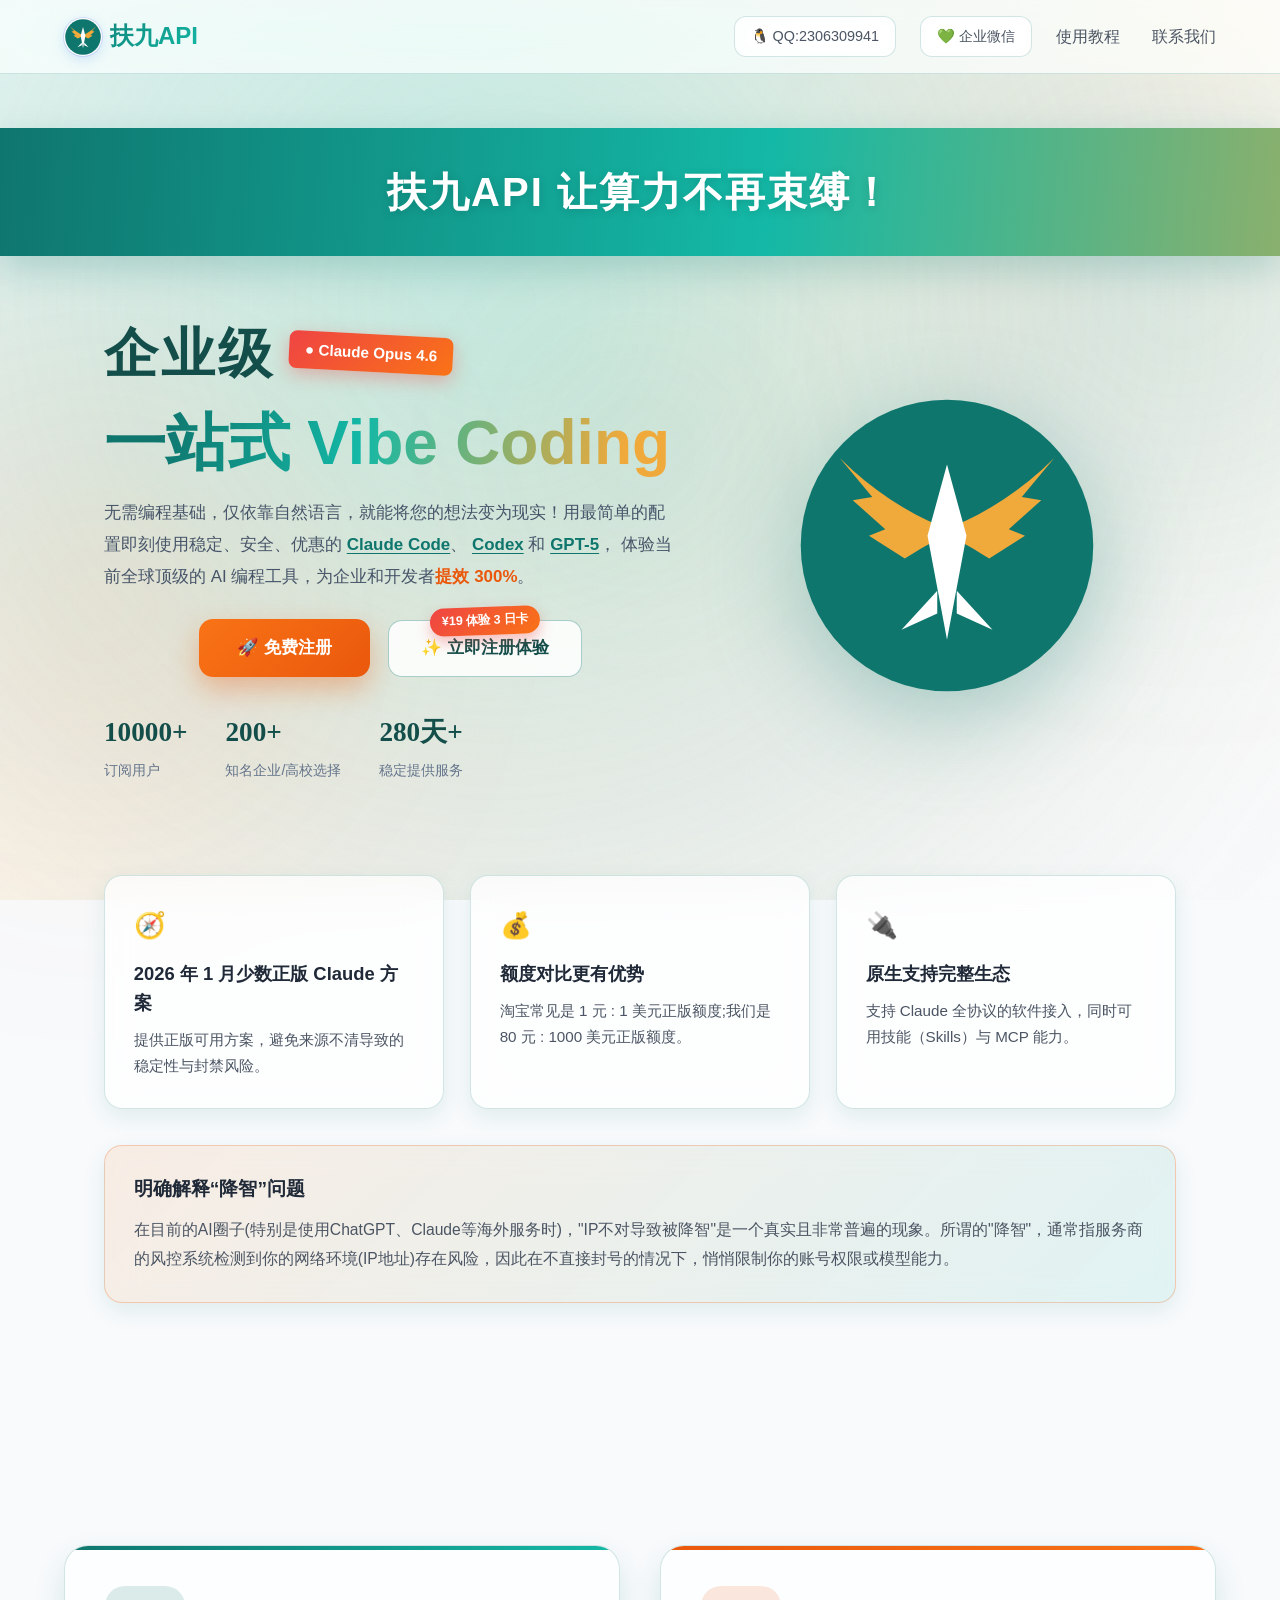
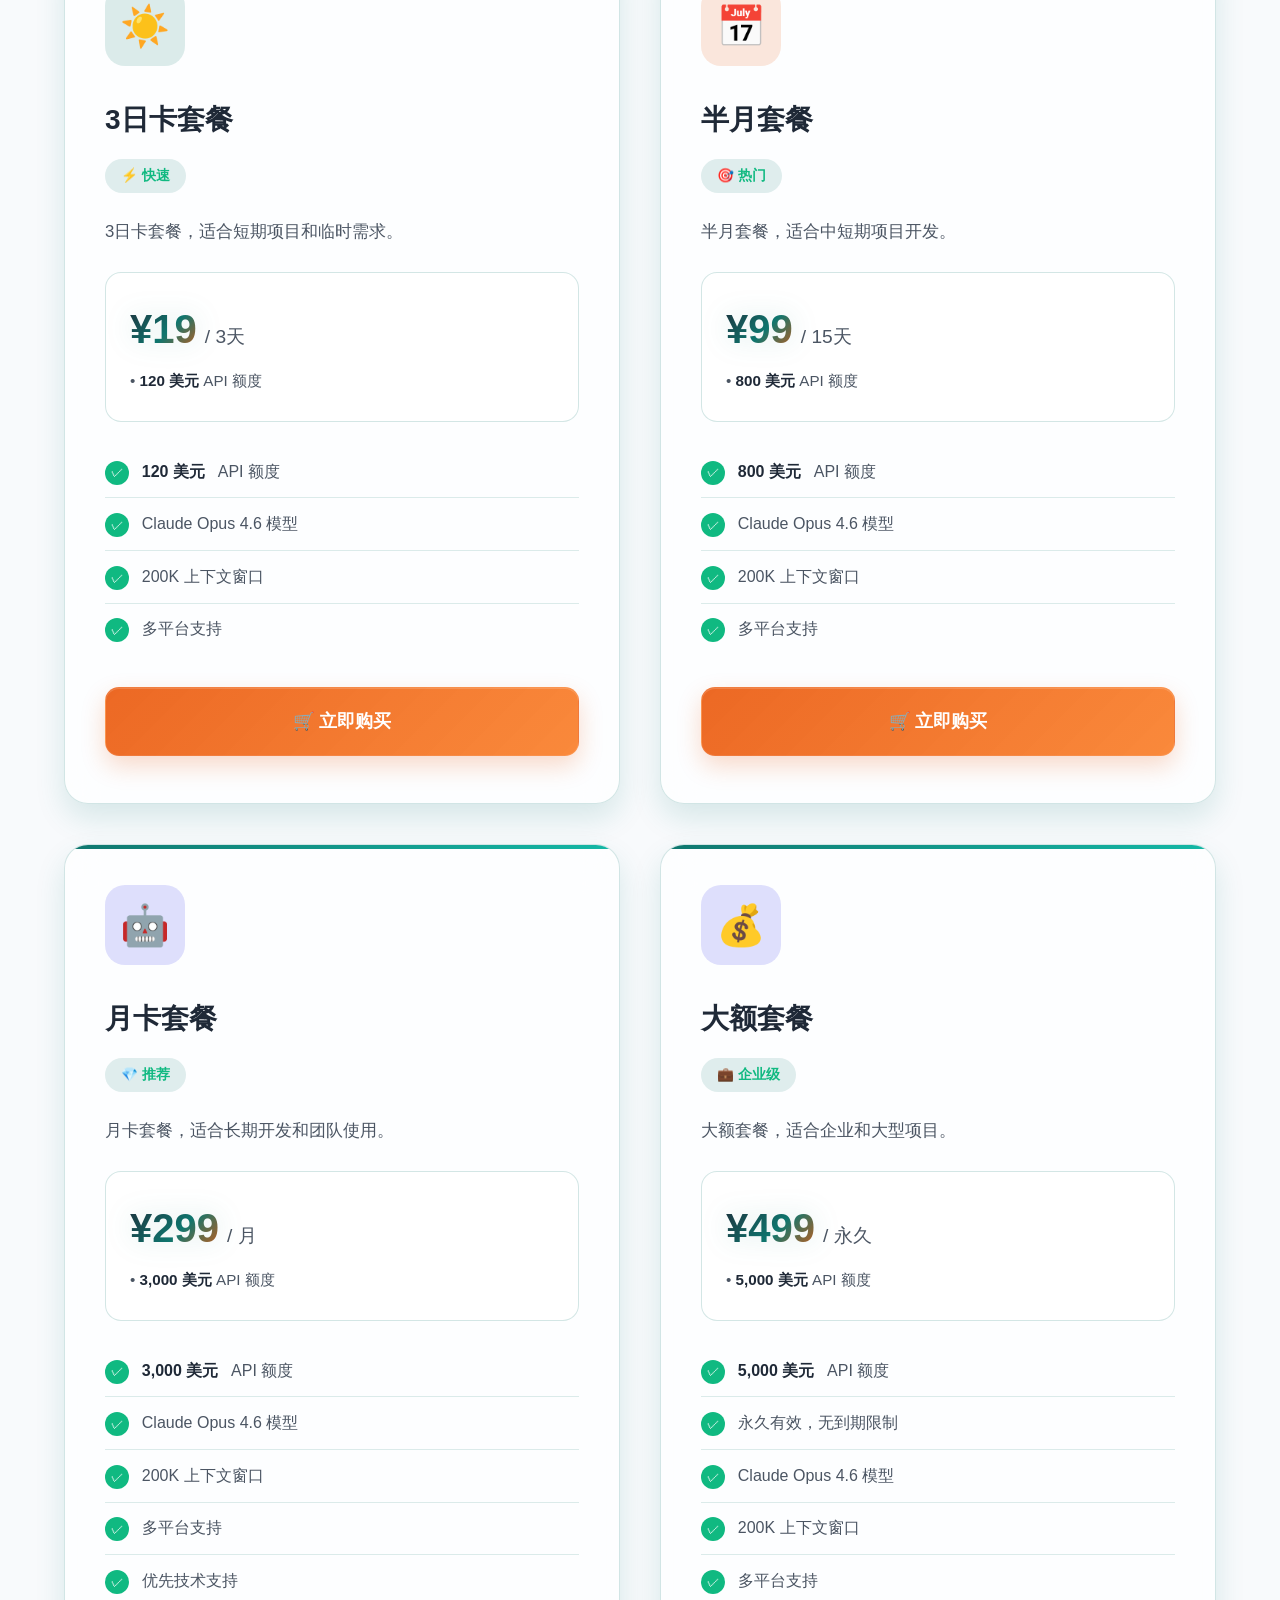
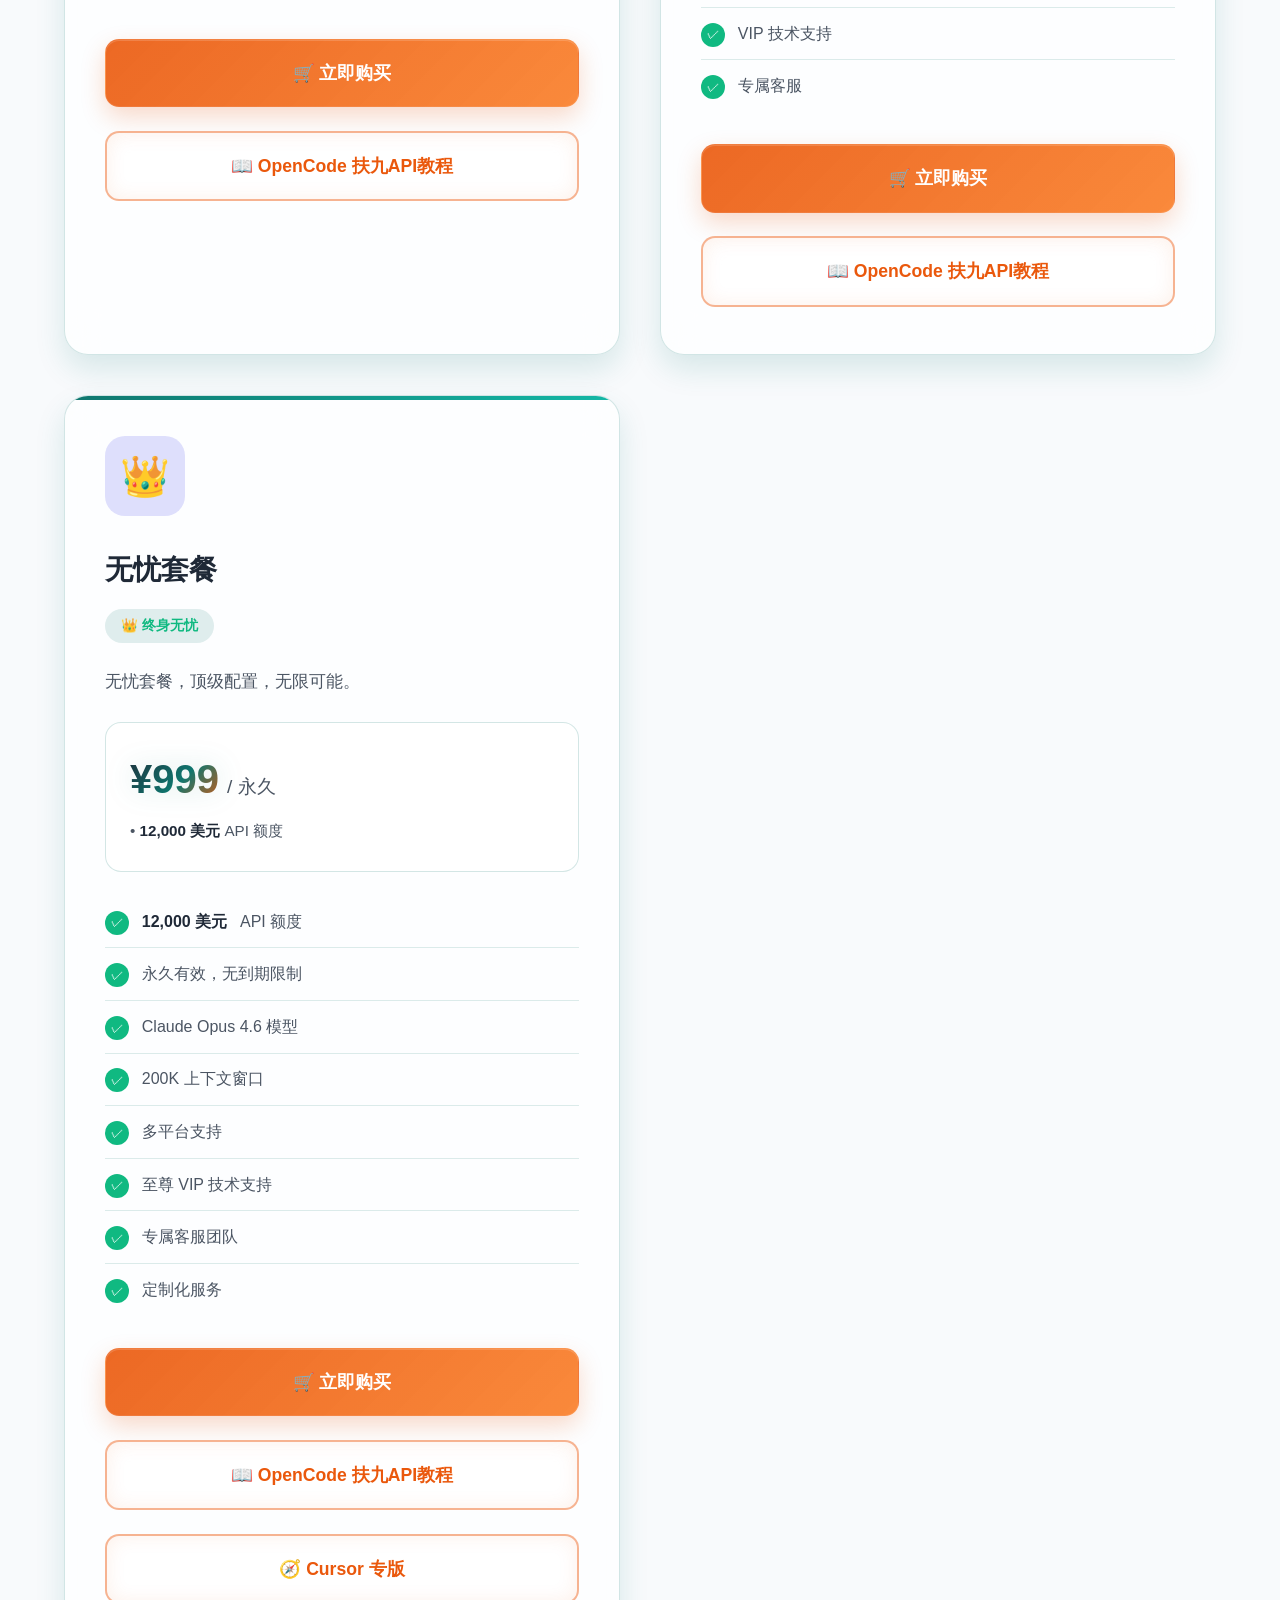
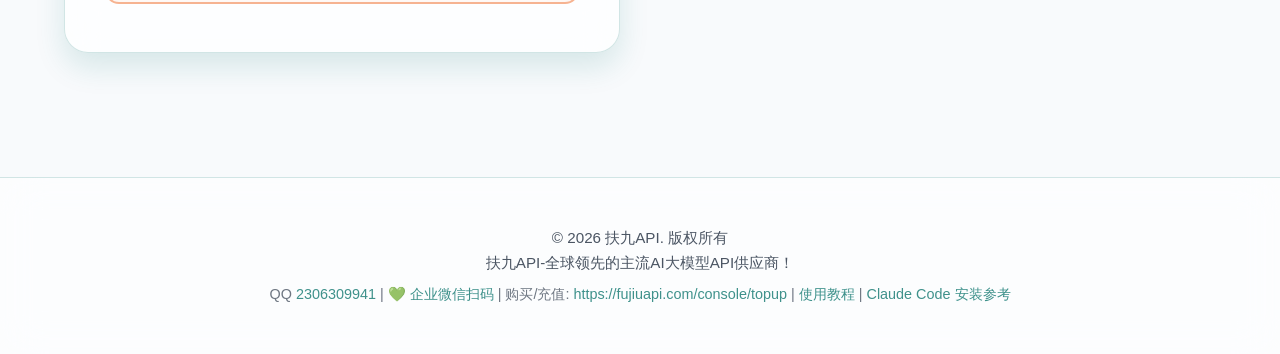
<file: index.html>
<!DOCTYPE html>
<html lang="zh-CN">

<head>
    <meta charset="UTF-8">
    <meta name="viewport" content="width=device-width, initial-scale=1.0">
    <meta name="description" content="扶九API-全球领先的主流AI大模型API供应商！，包括 VSCode Copilot 无限版和 Claude Opus 4.6 API Key">
    <meta name="keywords" content="扶九API,API接口,API中转站,API KEY,大模型接口网关,API聚合,大模型API,AI API 技术接入平台,api中转站,统一API接口平台,AIopilot,Claude,编程助手,VSCode,API Key">
    <title>扶九API-全球领先的主流AI大模型API供应商！</title>
    <link rel="stylesheet" href="css/style.css?v=20260910-fix2">
</head>

<body>
    <!-- 背景动画 -->
    <div class="bg-animation" aria-hidden="true"></div>
    <div class="bg-orb bg-orb-1" aria-hidden="true"></div>
    <div class="bg-orb bg-orb-2" aria-hidden="true"></div>
    <div class="bg-orb-3" aria-hidden="true"></div>

    <!-- 导航栏 -->
    <nav class="navbar" role="navigation">
        <div class="nav-container">
            <div class="logo">
                <img src="img/logo.svg" alt="扶九API Logo" class="logo-img">
                <span class="logo-text">扶九API</span>
            </div>
            <div class="nav-right">
                <a href="tencent://message/?uin=2306309941&Site=扶九API&Menu=yes" class="qq-contact"
                    aria-label="联系 QQ 2306309941">
                    🐧 QQ:2306309941
                </a>
                <a href="contact.html" target="_blank" class="qq-contact wechat-contact" role="button"
                    aria-label="企业微信扫码咨询">
                    💚 企业微信
                </a>
                <ul class="nav-links" role="menubar">
                    <li role="none" class="has-submenu">
                        <a href="#" role="menuitem" aria-haspopup="true">使用教程</a>
                        <ul class="submenu" role="menu">
                            <li role="none"><a href="codex-tutorial.html" role="menuitem">🎮 Codex 十关闯关教程</a></li>
                            <li role="none"><a href="opencode-tutorial.html?v=2" role="menuitem">OpenCode 扶九API教程</a></li>
                            <li role="none"><a href="cursor-tutorial.html" role="menuitem">Cursor 专版教程</a></li>
                            <li role="none"><a href="claude-install-tutorial.html" role="menuitem">Claude Code 安装参考</a></li>
                            <li role="none"><a href="ultraworker-tutorial-v2.html" role="menuitem">Sisyphus 进阶指南</a></li>
                        </ul>
                    </li>
                    <li role="none"><a href="contact.html" target="_blank" role="menuitem">联系我们</a></li>
                </ul>
                <button class="mobile-menu-btn" aria-label="切换菜单" aria-expanded="false" aria-controls="navigation">
                    <span></span>
                    <span></span>
                    <span></span>
                </button>
            </div>
        </div>
    </nav>

    <!-- Hero 区域 -->
    <section class="hero" aria-labelledby="hero-title">
        <div class="hero-band">
            <h1 id="hero-title" class="hero-band-title">扶九API 让算力不再束缚！</h1>
        </div>
        <div class="hero-main">
            <div class="hero-left">
                <div class="hero-headline">
                    <span class="hero-cn">企业级</span>
                    <span class="hero-pill">● Claude Opus 4.6</span>
                </div>
                <div class="hero-gradient-title">一站式 Vibe Coding</div>
                <p class="hero-desc">
                    无需编程基础，仅依靠自然语言，就能将您的想法变为现实！用最简单的配置即刻使用稳定、安全、优惠的
                    <a href="https://yixuan.li/Fujiu/api-docs.html" target="_blank">Claude Code</a>、
                    <a href="https://yixuan.li/Fujiu/api-docs.html" target="_blank">Codex</a> 和
                    <a href="https://yixuan.li/Fujiu/api-docs.html" target="_blank">GPT-5</a>，
                    体验当前全球顶级的 AI 编程工具，为企业和开发者<strong>提效 300%</strong>。
                </p>
                <div class="hero-cta">
                    <a class="hero-btn-primary" href="register.html" target="_blank">🚀 免费注册</a>
                    <a class="hero-btn-ghost" href="register.html" target="_blank">
                        <span class="hero-btn-badge">¥19 体验 3 日卡</span>✨ 立即注册体验
                    </a>
                </div>
                <!-- 提示：以下三个数字为展示用文案，请按真实情况修改 -->
                <div class="hero-stats">
                    <div class="hero-stat"><strong>10000+</strong><span>订阅用户</span></div>
                    <div class="hero-stat"><strong>200+</strong><span>知名企业/高校选择</span></div>
                    <div class="hero-stat"><strong>280天+</strong><span>稳定提供服务</span></div>
                </div>
            </div>
            <div class="hero-visual">
                <img src="img/logo.svg" alt="扶九API 大鹏金翅鸟徽标" class="hero-logo">
            </div>
        </div>
    </section>

    <!-- 信任背书区域 -->
    <section class="trust-section" aria-labelledby="trust-title">

        <div class="trust-grid">
            <div class="trust-card">
                <div class="trust-icon">🧭</div>
                <h3>2026 年 1 月少数正版 Claude 方案</h3>
                <p>提供正版可用方案，避免来源不清导致的稳定性与封禁风险。</p>
            </div>
            <div class="trust-card">
                <div class="trust-icon">💰</div>
                <h3>额度对比更有优势</h3>
                <p>淘宝常见是 1 元 : 1 美元正版额度;我们是 80 元 : 1000 美元正版额度。</p>
            </div>
            <div class="trust-card">
                <div class="trust-icon">🔌</div>
                <h3>原生支持完整生态</h3>
                <p>支持 Claude 全协议的软件接入，同时可用技能（Skills）与 MCP 能力。</p>
            </div>
        </div>
    </section>

    <!-- 降智问题独立说明 -->
    <section class="degrade-section" aria-labelledby="degrade-title">
        <div class="degrade-card">
            <h2 id="degrade-title">明确解释“降智”问题</h2>
            <p>在目前的AI圈子(特别是使用ChatGPT、Claude等海外服务时)，"IP不对导致被降智"是一个真实且非常普遍的现象。所谓的"降智"，通常指服务商的风控系统检测到你的网络环境(IP地址)存在风险，因此在不直接封号的情况下，悄悄限制你的账号权限或模型能力。</p>
        </div>
    </section>

    <!-- 产品区域 -->
    <section class="products-section" id="products" aria-labelledby="products-title">
        <div class="section-title">
            <h2 id="products-title">选择适合你的 AI 模型套餐</h2>
            <p>多种套餐灵活选择，满足不同开发需求</p>
        </div>

        <div class="products-grid">
            <!-- 套餐1: 3日卡 -->
            <article class="product-card" aria-labelledby="product-2-title">
                <div class="product-icon">☀️</div>
                <h3 id="product-2-title">3日卡套餐</h3>
                <span class="badge">⚡ 快速</span>
                <p class="description">
                    3日卡套餐，适合短期项目和临时需求。
                </p>

                <div class="price-section">
                    <div class="price-main">
                        <span class="price-amount">¥19</span>
                        <span class="price-unit">/ 3天</span>
                    </div>
                    <div class="price-breakdown">
                        <p>• <strong>120 美元</strong> API 额度</p>
                    </div>
                </div>

                <ul class="features-list">
                    <li><strong>120 美元</strong> API 额度</li>
                    <li>Claude Opus 4.6 模型</li>
                    <li>200K 上下文窗口</li>
                    <li>多平台支持</li>
                </ul>

                <a class="cta-button secondary" href="https://fujiuapi.com/wallet" target="_blank">🛒 立即购买</a>
            </article>

            <!-- 套餐3: 半月卡 -->
            <article class="product-card" aria-labelledby="product-3-title">
                <div class="product-icon">📅</div>
                <h3 id="product-3-title">半月套餐</h3>
                <span class="badge">🎯 热门</span>
                <p class="description">
                    半月套餐，适合中短期项目开发。
                </p>

                <div class="price-section">
                    <div class="price-main">
                        <span class="price-amount">¥99</span>
                        <span class="price-unit">/ 15天</span>
                    </div>
                    <div class="price-breakdown">
                        <p>• <strong>800 美元</strong> API 额度</p>
                    </div>
                </div>

                <ul class="features-list">
                    <li><strong>800 美元</strong> API 额度</li>
                    <li>Claude Opus 4.6 模型</li>
                    <li>200K 上下文窗口</li>
                    <li>多平台支持</li>
                </ul>

                <a class="cta-button secondary" href="https://fujiuapi.com/wallet" target="_blank">🛒 立即购买</a>
            </article>

            <!-- 套餐4: 月卡 -->
            <article class="product-card" aria-labelledby="product-4-title">
                <div class="product-icon">🤖</div>
                <h3 id="product-4-title">月卡套餐</h3>
                <span class="badge">💎 推荐</span>
                <p class="description">
                    月卡套餐，适合长期开发和团队使用。
                </p>

                <div class="price-section">
                    <div class="price-main">
                        <span class="price-amount">¥299</span>
                        <span class="price-unit">/ 月</span>
                    </div>
                    <div class="price-breakdown">
                        <p>• <strong>3,000 美元</strong> API 额度</p>
                    </div>
                </div>

                <ul class="features-list">
                    <li><strong>3,000 美元</strong> API 额度</li>
                    <li>Claude Opus 4.6 模型</li>
                    <li>200K 上下文窗口</li>
                    <li>多平台支持</li>
                    <li>优先技术支持</li>
                </ul>

                <a class="cta-button secondary" href="https://fujiuapi.com/wallet" target="_blank">🛒 立即购买</a>
                <a href="opencode-tutorial.html?v=2" class="cta-button outline outline-accent">📖 OpenCode 扶九API教程</a>
            </article>

            <!-- 套餐5: 大额卡 -->
            <article class="product-card" aria-labelledby="product-5-title">
                <div class="product-icon">💰</div>
                <h3 id="product-5-title">大额套餐</h3>
                <span class="badge">💼 企业级</span>
                <p class="description">
                    大额套餐，适合企业和大型项目。
                </p>

                <div class="price-section">
                    <div class="price-main">
                        <span class="price-amount">¥499</span>
                        <span class="price-unit">/ 永久</span>
                    </div>
                    <div class="price-breakdown">
                        <p>• <strong>5,000 美元</strong> API 额度</p>
                    </div>
                </div>

                <ul class="features-list">
                    <li><strong>5,000 美元</strong> API 额度</li>
                    <li>永久有效，无到期限制</li>
                    <li>Claude Opus 4.6 模型</li>
                    <li>200K 上下文窗口</li>
                    <li>多平台支持</li>
                    <li>VIP 技术支持</li>
                    <li>专属客服</li>
                </ul>

                <a class="cta-button secondary" href="https://fujiuapi.com/wallet" target="_blank">🛒 立即购买</a>
                <a href="opencode-tutorial.html?v=2" class="cta-button outline outline-accent">📖 OpenCode 扶九API教程</a>
            </article>

            <!-- 套餐6: 无忧套餐 -->
            <article class="product-card" aria-labelledby="product-6-title">
                <div class="product-icon">👑</div>
                <h3 id="product-6-title">无忧套餐</h3>
                <span class="badge">👑 终身无忧</span>
                <p class="description">
                    无忧套餐，顶级配置，无限可能。
                </p>

                <div class="price-section">
                    <div class="price-main">
                        <span class="price-amount">¥999</span>
                        <span class="price-unit">/ 永久</span>
                    </div>
                    <div class="price-breakdown">
                        <p>• <strong>12,000 美元</strong> API 额度</p>
                    </div>
                </div>

                <ul class="features-list">
                    <li><strong>12,000 美元</strong> API 额度</li>
                    <li>永久有效，无到期限制</li>
                    <li>Claude Opus 4.6 模型</li>
                    <li>200K 上下文窗口</li>
                    <li>多平台支持</li>
                    <li>至尊 VIP 技术支持</li>
                    <li>专属客服团队</li>
                    <li>定制化服务</li>
                </ul>

                <a class="cta-button secondary" href="https://fujiuapi.com/wallet" target="_blank">🛒 立即购买</a>
                <a href="opencode-tutorial.html?v=2" class="cta-button outline outline-accent">📖 OpenCode 扶九API教程</a>
                <a href="cursor-tutorial.html" class="cta-button outline outline-accent">🧭 Cursor 专版</a>
            </article>
            
            
            <!-- 套餐7: 合伙人套餐 -->
             <!--<article class="product-card" aria-labelledby="product-7-title">
                <div class="product-icon">👨‍⚖️</div>
                <h3 id="product-7-title">扶九API合伙人</h3>
                <span class="badge">💰 一人公司</span>
                <p class="description">
                    扶九API合伙人，AI浪潮，共创财富。
                </p>

                <div class="price-section">
                    <div class="price-main">
                        <span class="price-amount">¥2500+¥500技术服务费</span>
                    </div>
                    <div class="price-breakdown">
                        <p>• <strong>50000 美元</strong> API 额度</p>
                    </div>
                </div>

                <ul class="features-list">
                    <li><strong>50000 美元</strong> API 额度</li>
                    <li>贴牌系统 成交价拿tokens</li>
                    <li>市场价1元1刀，拿货成本1元20刀，利润率2000%</li>
                    <li>独立的支付系统，钱直接到你商户</li>
                    <li>后续无任何费用，只需进货成本</li>
                    <li>至尊 VIP 技术支持</li>
                    <li>专属客服团队</li>
                    <li>定制化服务</li>
                </ul>

                <a class="cta-button secondary" href="https://fujiuapi.com/wallet" target="_blank">🛒 立即购买</a>
                <a href="opencode-tutorial.html?v=2" class="cta-button outline outline-accent">📖 OpenCode 扶九API教程</a>
                <a href="cursor-tutorial.html" class="cta-button outline outline-accent">🧭 Cursor 专版</a>
            </article>-->
        </div>
    </section>
    <!-- 支付弹窗 -->
    <div id="paymentModal" class="payment-modal">
        <div class="payment-modal-content">
            <span class="payment-close" onclick="closePayment()">&times;</span>
            <h2 id="paymentTitle">扫码支付</h2>
            <div id="paymentInfo" class="payment-info"></div>
            <div id="qrcodeContainer" class="qrcode-container">
                <div class="loading">生成支付二维码中...</div>
            </div>
            <div id="paymentStatus" class="payment-status"></div>
            <p class="payment-tip">请使用微信扫描二维码完成支付</p>
        </div>
    </div>

    <!-- 企业微信二维码弹窗 -->
    <div id="wechatModal" class="payment-modal">
        <div class="payment-modal-content" style="max-width: 420px;">
            <span class="payment-close" onclick="closeWechatQR()">&times;</span>
            <h2>💚 企业微信扫码咨询</h2>
            <img src="img/wechat-qr.png" alt="企业微信二维码" class="qr-modal-img">
            <p style="text-align:center;margin-top:1rem;color:var(--text-secondary);">微信扫码添加客服，获取套餐与技术支持</p>
            <p style="text-align:center;margin-top:0.5rem;">QQ：<a href="tencent://message/?uin=2306309941&Site=扶九API&Menu=yes">2306309941</a></p>
        </div>
    </div>

    <!-- 页脚 -->
    <footer id="contact">
        <p>© 2026 扶九API. 版权所有<br>扶九API-全球领先的主流AI大模型API供应商！</p>
        <div class="footer-links">
            QQ <a href="tencent://message/?uin=2306309941&Site=扶九API&Menu=yes">2306309941</a> |
            <a href="contact.html" target="_blank">💚 企业微信扫码</a> |
            购买/充值: <a href="https://fujiuapi.com/console/topup" target="_blank" rel="noopener">https://fujiuapi.com/console/topup</a> |
            <a href="tutorial.html">使用教程</a> |
            <a href="claude-install-tutorial.html">Claude Code 安装参考</a>
        </div>
    </footer>

    <script src="js/main.js?v=20260303-0010"></script>
    <script src="js/payment.js?v=20260303-0010"></script>
</body>

</html>
</file>
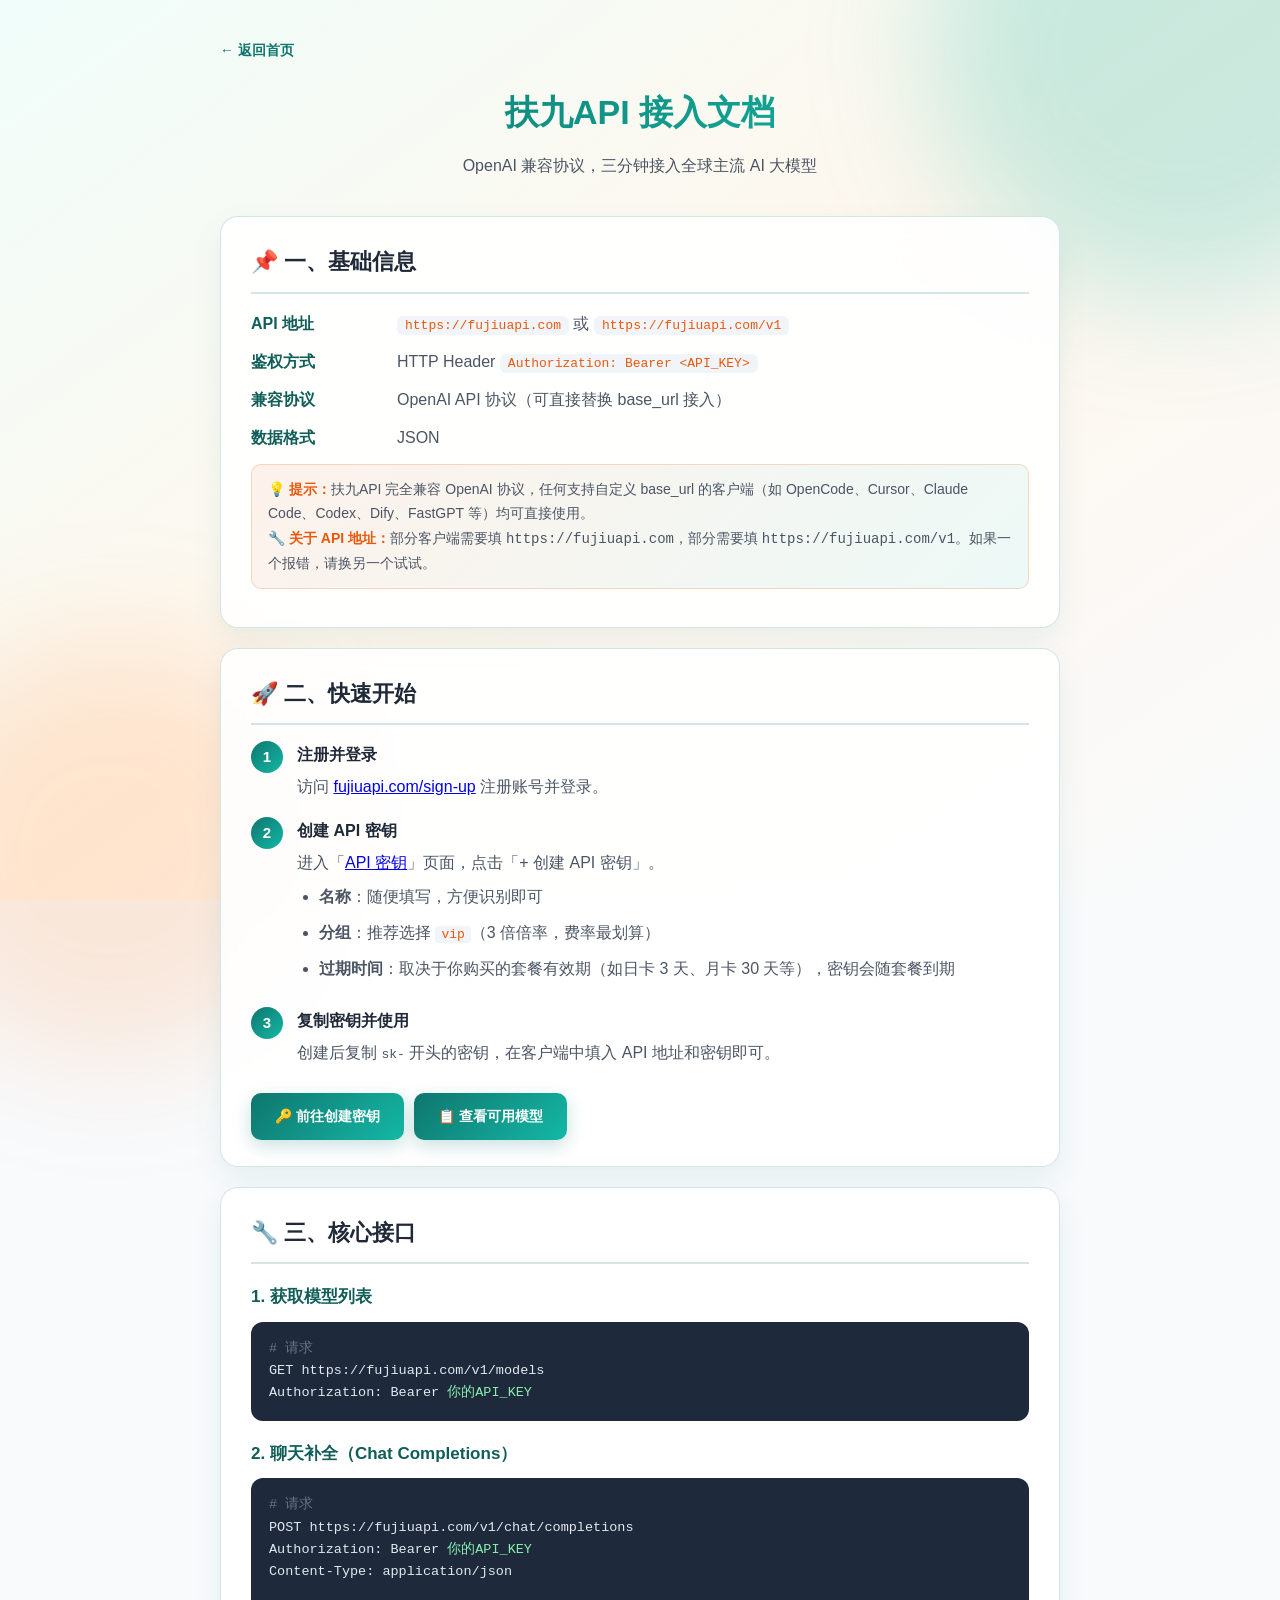
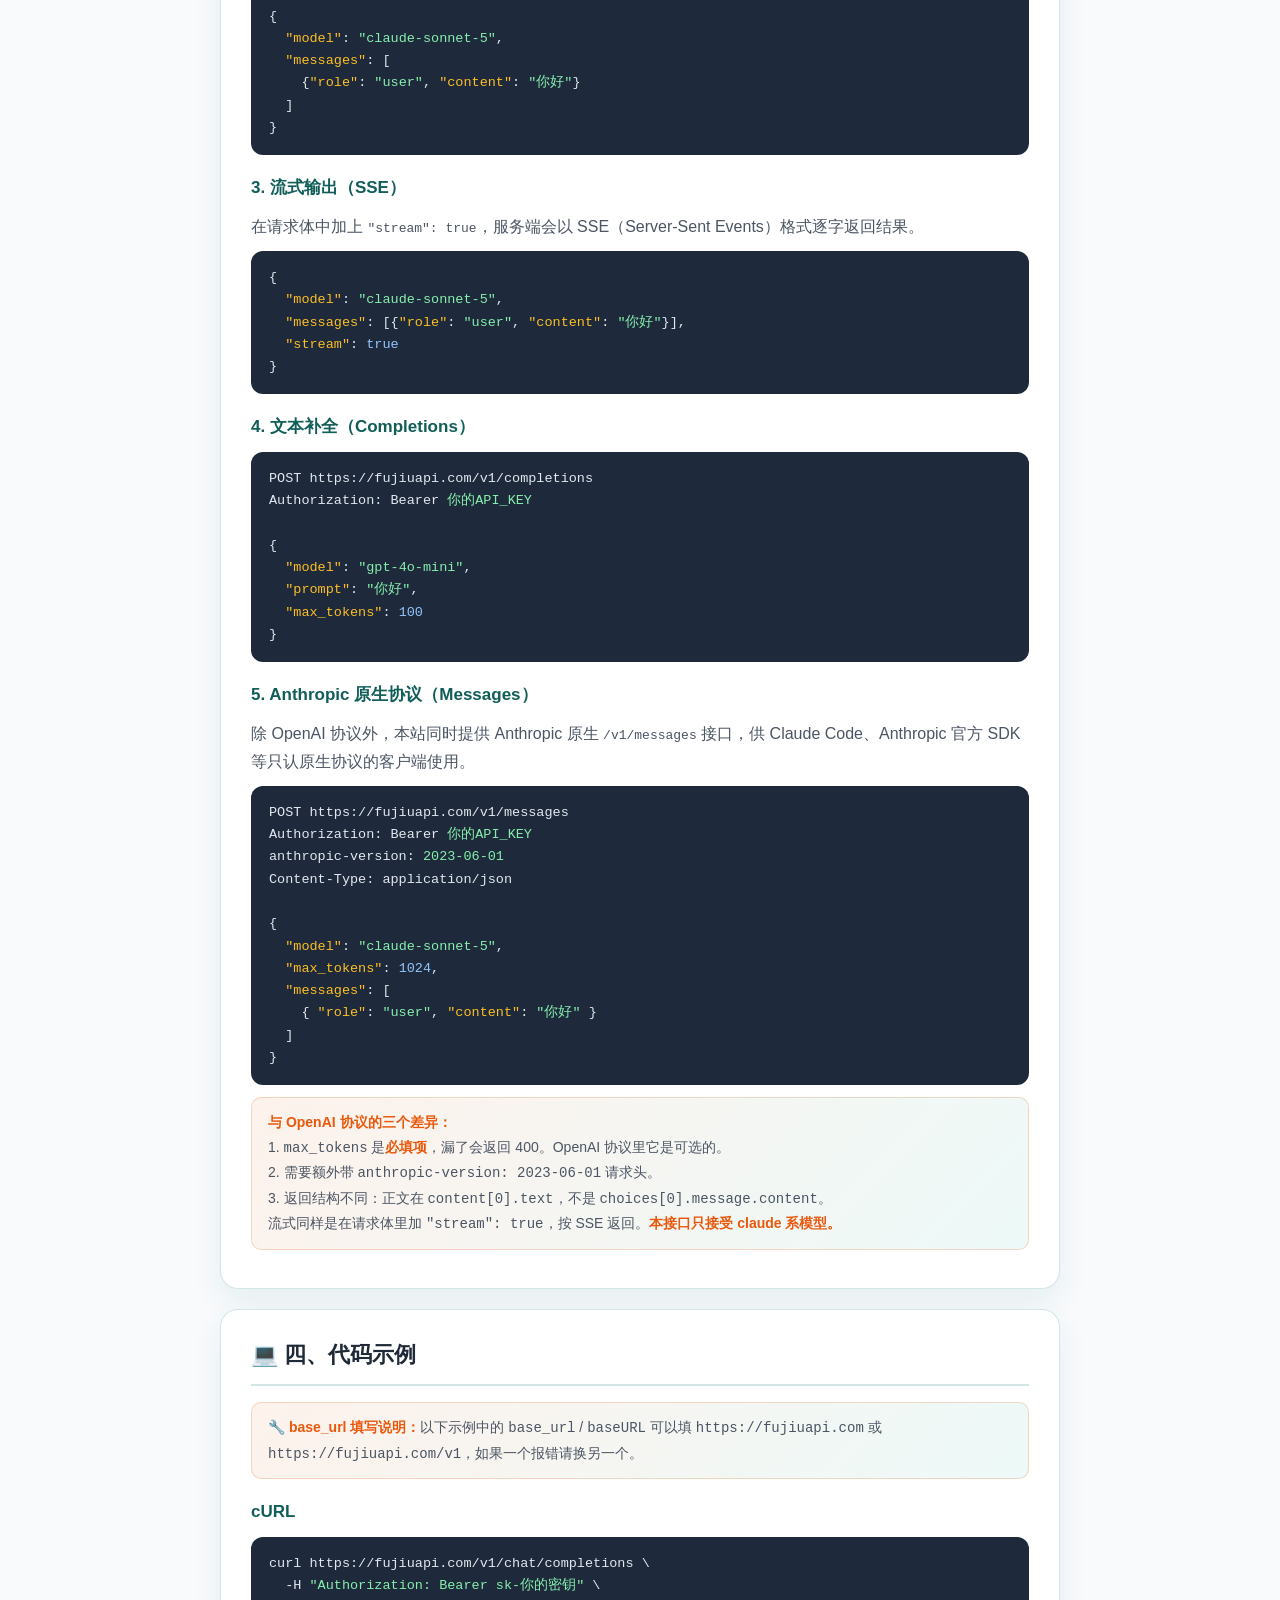
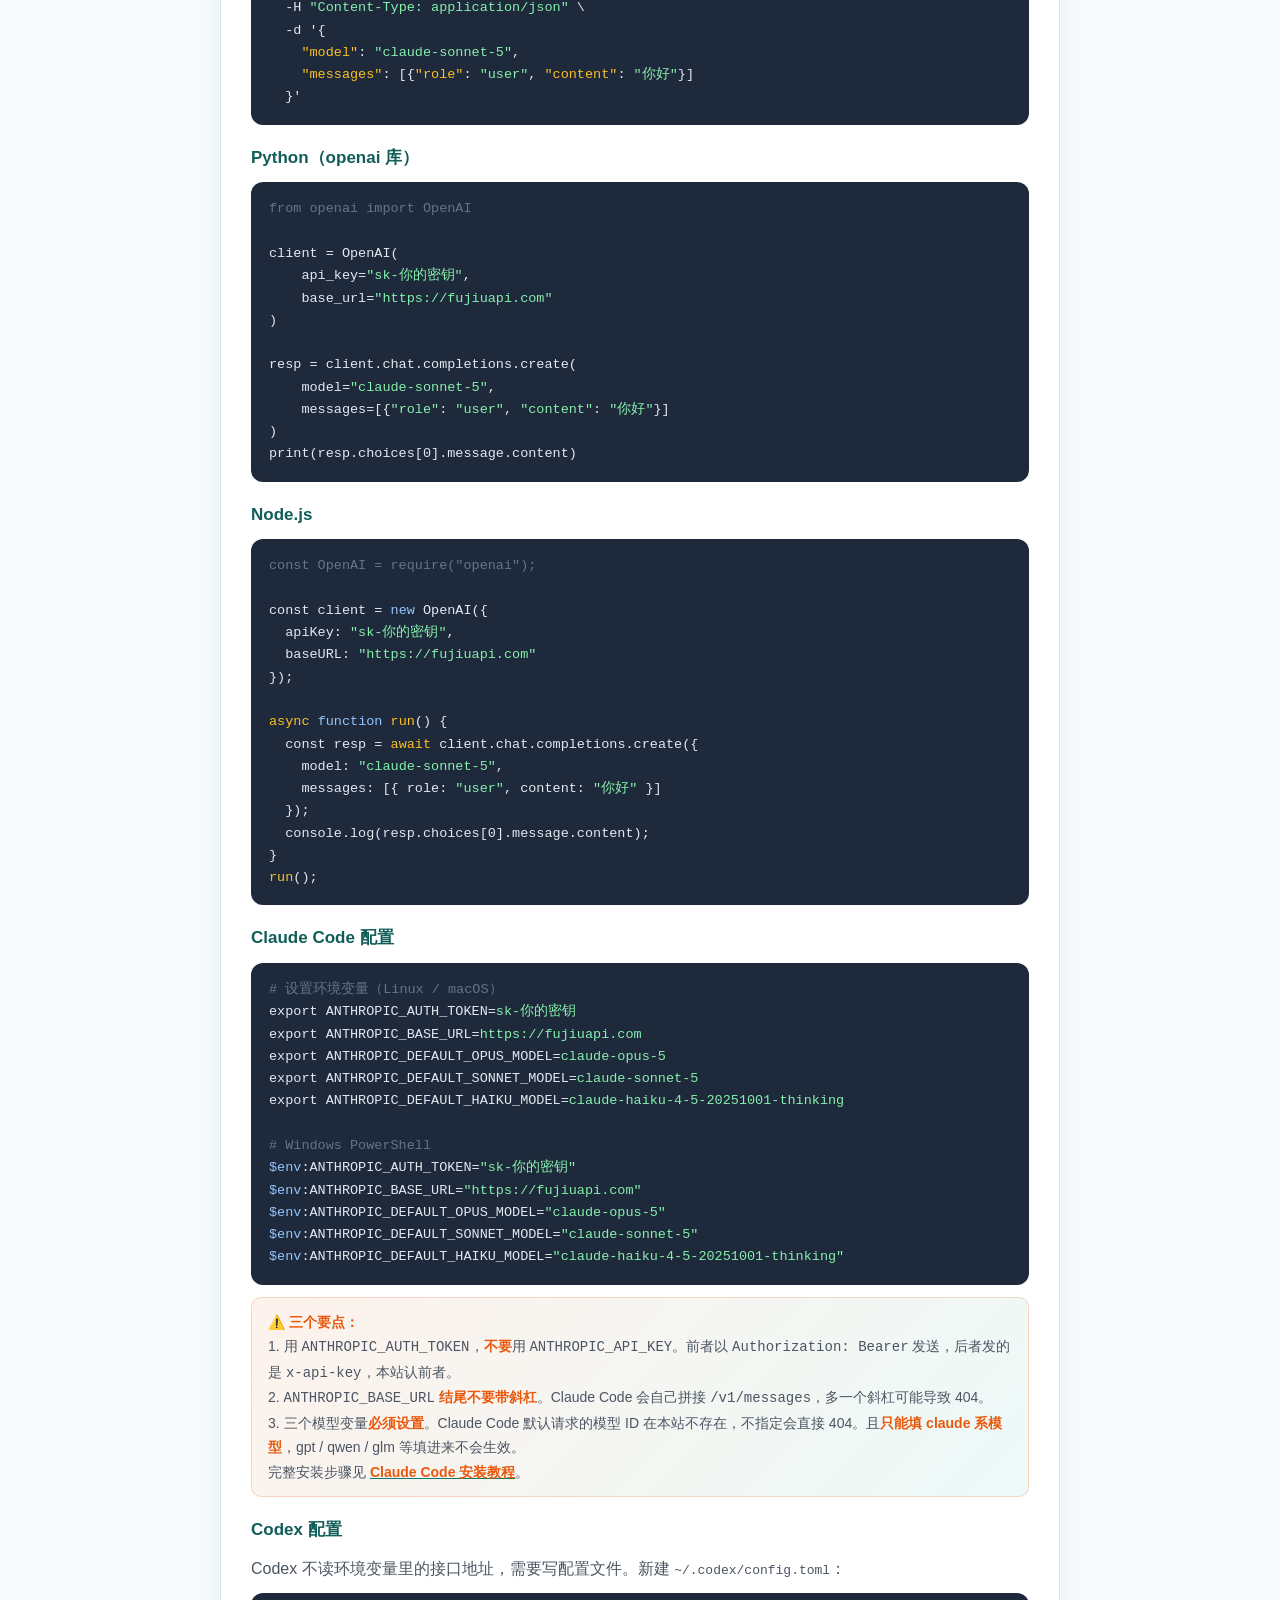
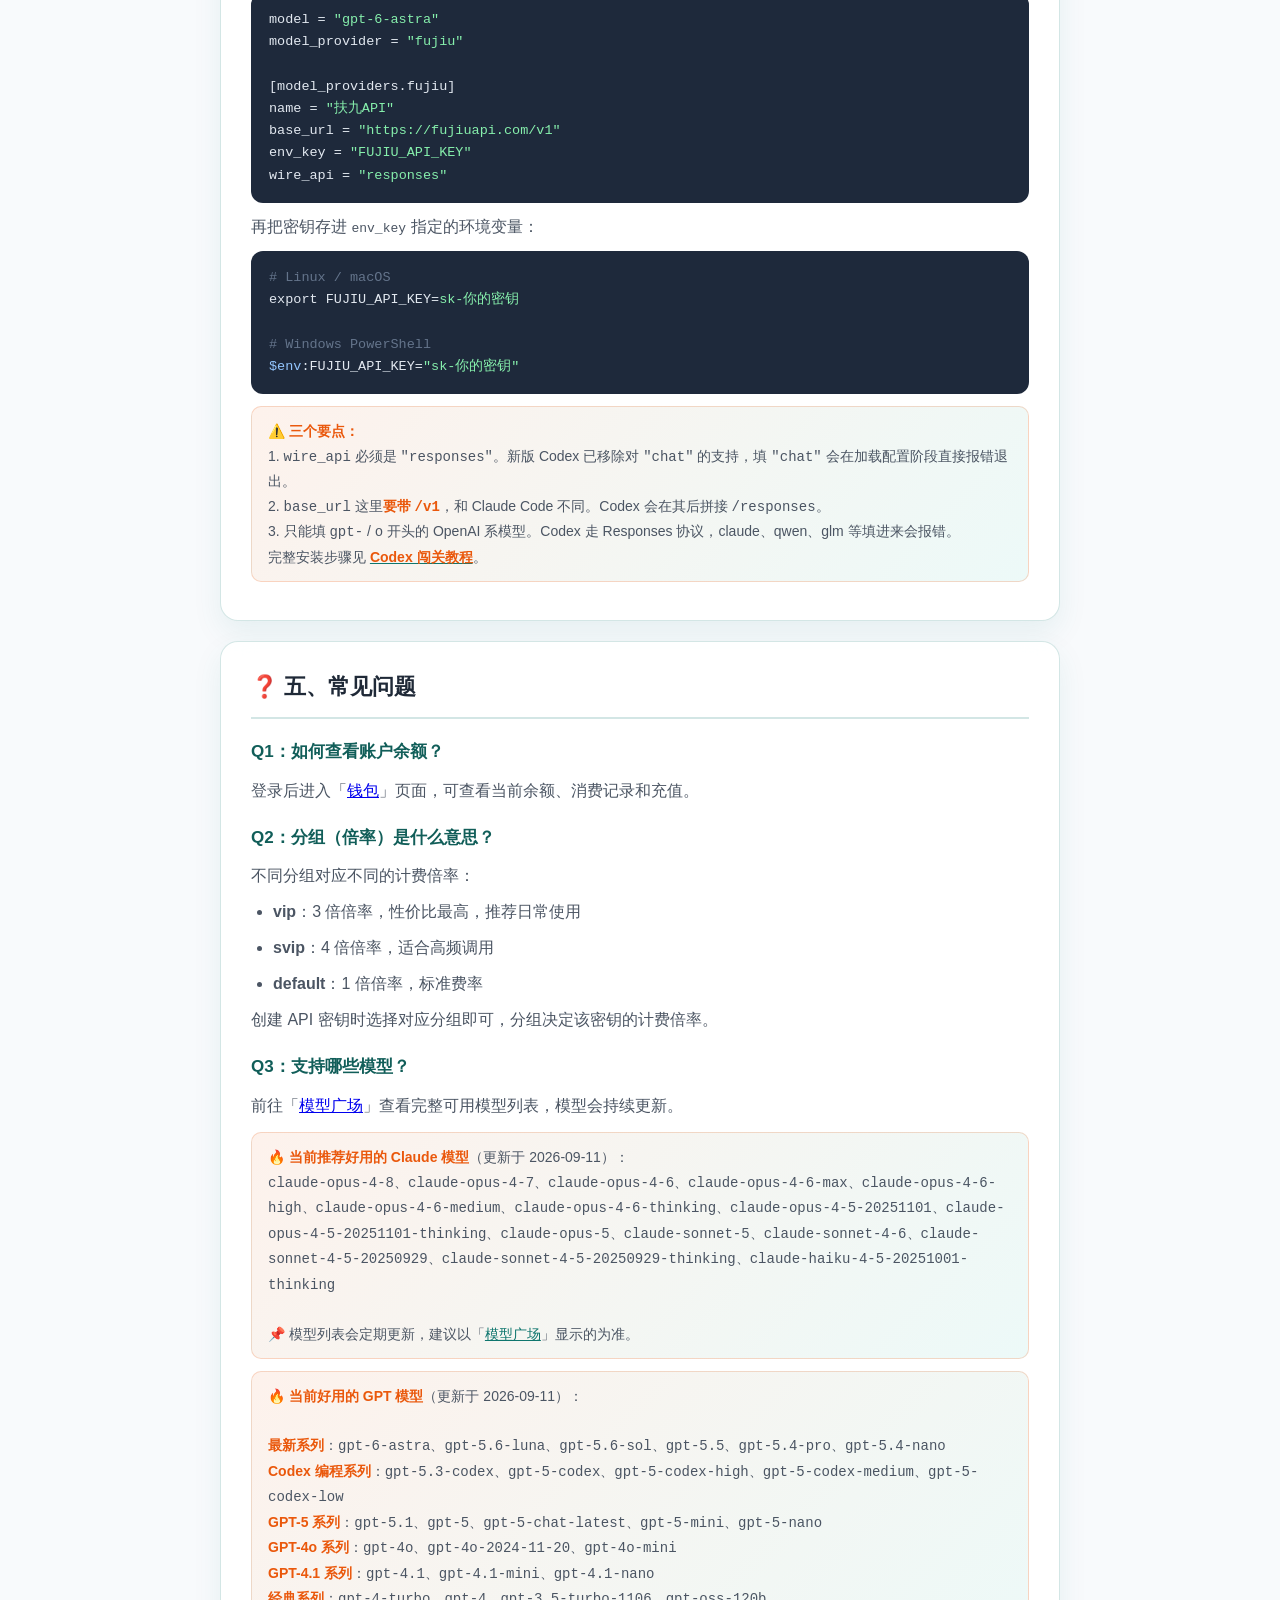
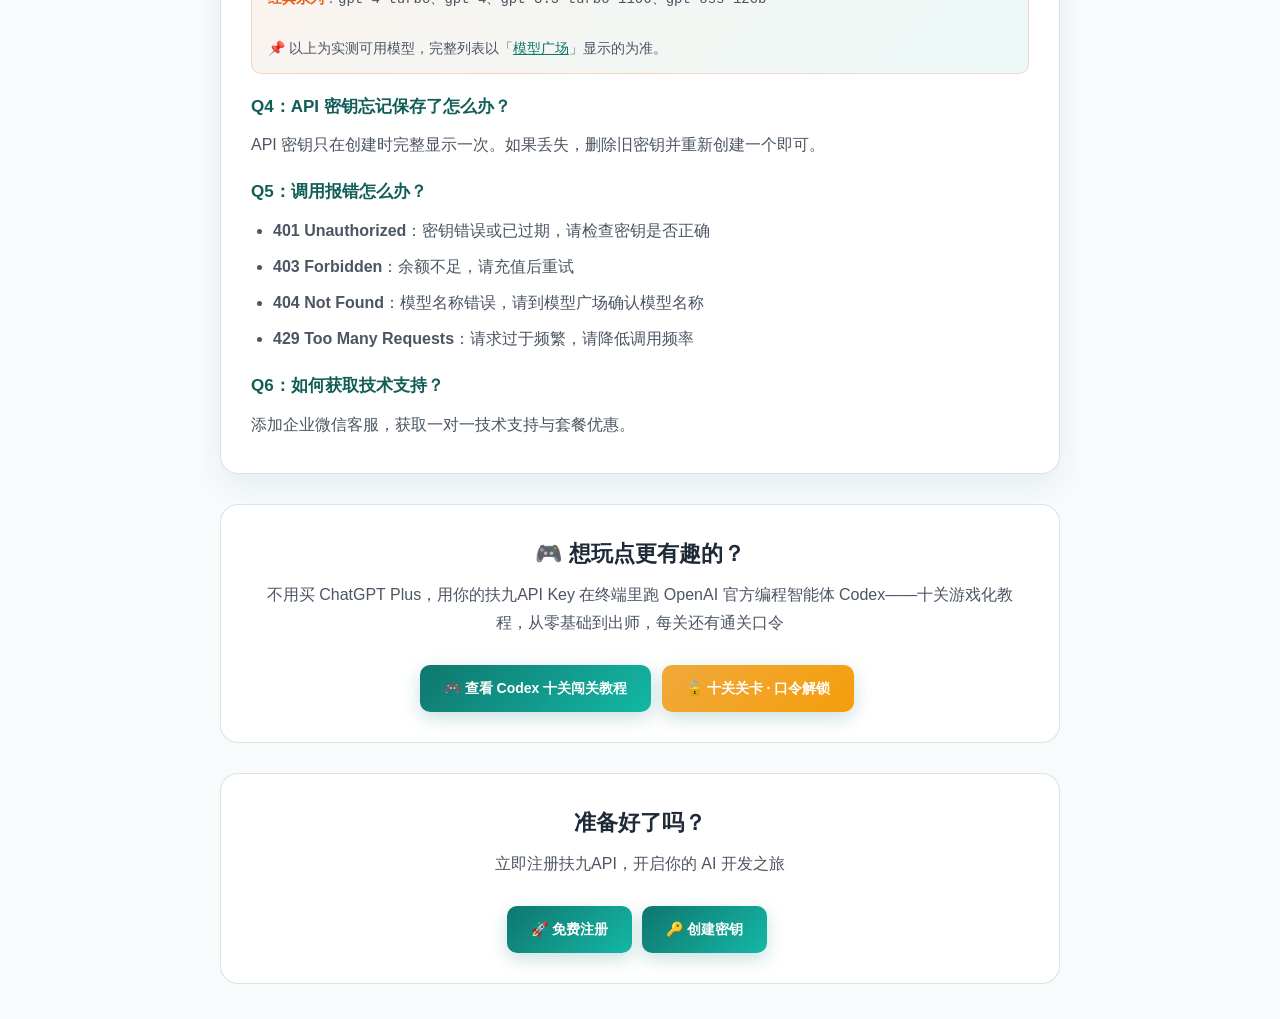
<file: api-docs.html>
<!DOCTYPE html>
<html lang="zh-CN">
<head>
    <meta charset="UTF-8">
    <meta name="viewport" content="width=device-width, initial-scale=1.0">
    <title>扶九API - API 接入文档</title>
    <style>
        * {
            margin: 0;
            padding: 0;
            box-sizing: border-box;
        }

        :root {
            --primary: #0f766e;
            --primary-dark: #115e59;
            --accent: #ea580c;
            --text: #1f2937;
            --text-2: #4b5563;
            --bg: #f8fafc;
            --card: rgba(255, 255, 255, 0.9);
            --line: rgba(15, 118, 110, 0.18);
            --grad: linear-gradient(135deg, #0f766e 0%, #14b8a6 100%);
        }

        body {
            font-family: -apple-system, BlinkMacSystemFont, "Segoe UI", "PingFang SC", "Microsoft YaHei", sans-serif;
            color: var(--text);
            background: var(--bg);
            line-height: 1.75;
            min-height: 100vh;
        }

        body::before {
            content: "";
            position: fixed;
            inset: 0;
            background-image:
                linear-gradient(145deg, #f0fdfa 0%, #fff7ed 50%, #f8fafc 100%),
                linear-gradient(rgba(20, 184, 166, 0.08) 1px, transparent 1px),
                linear-gradient(90deg, rgba(20, 184, 166, 0.08) 1px, transparent 1px);
            background-size: 100% 100%, 36px 36px, 36px 36px;
            z-index: -2;
        }

        .glow { position: fixed; border-radius: 50%; filter: blur(60px); z-index: -1; }
        .glow.t { width: 500px; height: 500px; top: -200px; right: -150px; background: rgba(20,184,166,0.22); }
        .glow.b { width: 420px; height: 420px; bottom: -160px; left: -100px; background: rgba(251,146,60,0.18); }

        .wrap { max-width: 880px; margin: 0 auto; padding: 36px 20px 60px; }

        .back { display:inline-flex; align-items:center; gap:6px; color:var(--primary); text-decoration:none; font-size:14px; font-weight:600; margin-bottom:20px; }
        .back:hover { color: var(--accent); }

        .hero { text-align:center; margin-bottom:36px; }
        .hero h1 { font-size:34px; font-weight:800; background:var(--grad); -webkit-background-clip:text; -webkit-text-fill-color:transparent; background-clip:text; margin-bottom:10px; }
        .hero p { color:var(--text-2); font-size:16px; }

        .card {
            background: var(--card);
            border: 1px solid var(--line);
            backdrop-filter: blur(16px);
            -webkit-backdrop-filter: blur(16px);
            border-radius: 18px;
            padding: 26px 30px;
            margin-bottom: 20px;
            box-shadow: 0 12px 30px rgba(15,118,110,0.08);
        }

        .card h2 {
            font-size: 22px;
            font-weight: 700;
            margin-bottom: 16px;
            padding-bottom: 10px;
            border-bottom: 2px solid var(--line);
            display: flex;
            align-items: center;
            gap: 10px;
        }

        .card h3 { font-size: 17px; font-weight: 700; margin: 18px 0 10px; color: var(--primary-dark); }

        .card p, .card li { color: var(--text-2); margin-bottom: 8px; }
        .card ul, .card ol { margin-left: 22px; }

        .info-grid {
            display: grid;
            grid-template-columns: 130px 1fr;
            gap: 10px 16px;
            margin: 12px 0;
        }
        .info-grid .k { font-weight: 700; color: var(--primary-dark); }
        .info-grid .v { color: var(--text-2); word-break: break-all; }
        .info-grid .v code {
            background: #f1f5f9;
            padding: 2px 8px;
            border-radius: 6px;
            font-family: "SF Mono", Monaco, Consolas, monospace;
            font-size: 13px;
            color: var(--accent);
        }

        .step {
            display: flex;
            gap: 14px;
            margin-bottom: 16px;
            align-items: flex-start;
        }
        .step-num {
            flex-shrink: 0;
            width: 32px; height: 32px;
            border-radius: 50%;
            background: var(--grad);
            color: white;
            display: flex; align-items: center; justify-content: center;
            font-weight: 700; font-size: 15px;
        }
        .step-body h4 { font-size: 16px; font-weight: 700; margin-bottom: 4px; }
        .step-body p { margin: 0; color: var(--text-2); }

        pre {
            background: #1e293b;
            color: #e2e8f0;
            border-radius: 12px;
            padding: 16px 18px;
            margin: 10px 0;
            overflow-x: auto;
            font-family: "SF Mono", Monaco, Consolas, monospace;
            font-size: 13.5px;
            line-height: 1.65;
        }
        pre .c { color: #64748b; }
        pre .s { color: #86efac; }
        pre .k { color: #fbbf24; }
        pre .n { color: #93c5fd; }

        .tip {
            background: linear-gradient(135deg, rgba(234,88,12,0.08), rgba(20,184,166,0.08));
            border: 1px solid rgba(234,88,12,0.2);
            border-radius: 10px;
            padding: 12px 16px;
            margin: 12px 0;
            font-size: 14px;
            color: var(--text-2);
        }
        .tip b { color: var(--accent); }

        .btn {
            display: inline-flex;
            align-items: center;
            gap: 8px;
            background: var(--grad);
            color: white;
            padding: 11px 24px;
            border-radius: 10px;
            text-decoration: none;
            font-weight: 600;
            font-size: 14px;
            margin: 10px 6px 0 0;
            box-shadow: 0 6px 18px rgba(15,118,110,0.22);
            transition: transform .2s, box-shadow .2s;
        }
        .btn:hover { transform: translateY(-1px); box-shadow: 0 10px 26px rgba(15,118,110,0.32); }

        .cta {
            text-align: center;
            margin-top: 30px;
            padding: 30px;
            background: var(--card);
            border: 1px solid var(--line);
            border-radius: 18px;
            backdrop-filter: blur(16px);
        }
        .cta h2 { font-size: 22px; margin-bottom: 8px; }
        .cta p { color: var(--text-2); margin-bottom: 18px; }
    </style>
</head>
<body>
<div class="glow t"></div>
<div class="glow b"></div>

<div class="wrap">
    <a href="https://fujiuapi.com" class="back">← 返回首页</a>

    <div class="hero">
        <h1>扶九API 接入文档</h1>
        <p>OpenAI 兼容协议，三分钟接入全球主流 AI 大模型</p>
    </div>

    <!-- 一、基础信息 -->
    <div class="card">
        <h2>📌 一、基础信息</h2>
        <div class="info-grid">
            <div class="k">API 地址</div>
            <div class="v"><code>https://fujiuapi.com</code> 或 <code>https://fujiuapi.com/v1</code></div>
            <div class="k">鉴权方式</div>
            <div class="v">HTTP Header <code>Authorization: Bearer &lt;API_KEY&gt;</code></div>
            <div class="k">兼容协议</div>
            <div class="v">OpenAI API 协议（可直接替换 base_url 接入）</div>
            <div class="k">数据格式</div>
            <div class="v">JSON</div>
        </div>
        <div class="tip">
            💡 <b>提示：</b>扶九API 完全兼容 OpenAI 协议，任何支持自定义 base_url 的客户端（如 OpenCode、Cursor、Claude Code、Codex、Dify、FastGPT 等）均可直接使用。<br>
            🔧 <b>关于 API 地址：</b>部分客户端需要填 <code>https://fujiuapi.com</code>，部分需要填 <code>https://fujiuapi.com/v1</code>。如果一个报错，请换另一个试试。
        </div>
    </div>

    <!-- 二、快速开始 -->
    <div class="card">
        <h2>🚀 二、快速开始</h2>

        <div class="step">
            <div class="step-num">1</div>
            <div class="step-body">
                <h4>注册并登录</h4>
                <p>访问 <a href="https://fujiuapi.com/sign-up" target="_blank">fujiuapi.com/sign-up</a> 注册账号并登录。</p>
            </div>
        </div>

        <div class="step">
            <div class="step-num">2</div>
            <div class="step-body">
                <h4>创建 API 密钥</h4>
                <p>进入「<a href="https://fujiuapi.com/keys" target="_blank">API 密钥</a>」页面，点击「+ 创建 API 密钥」。</p>
                <ul style="margin-top:6px;">
                    <li><b>名称</b>：随便填写，方便识别即可</li>
                    <li><b>分组</b>：推荐选择 <code style="color:var(--accent);background:#f1f5f9;padding:1px 6px;border-radius:4px;">vip</code>（3 倍倍率，费率最划算）</li>
                    <li><b>过期时间</b>：取决于你购买的套餐有效期（如日卡 3 天、月卡 30 天等），密钥会随套餐到期</li>
                </ul>
            </div>
        </div>

        <div class="step">
            <div class="step-num">3</div>
            <div class="step-body">
                <h4>复制密钥并使用</h4>
                <p>创建后复制 <code>sk-</code> 开头的密钥，在客户端中填入 API 地址和密钥即可。</p>
            </div>
        </div>

        <a href="https://fujiuapi.com/keys" target="_blank" class="btn">🔑 前往创建密钥</a>
        <a href="https://fujiuapi.com/pricing" target="_blank" class="btn">📋 查看可用模型</a>
    </div>

    <!-- 三、核心接口 -->
    <div class="card">
        <h2>🔧 三、核心接口</h2>

        <h3>1. 获取模型列表</h3>
<pre><span class="c"># 请求</span>
GET https://fujiuapi.com/v1/models
Authorization: Bearer <span class="s">你的API_KEY</span></pre>

        <h3>2. 聊天补全（Chat Completions）</h3>
<pre><span class="c"># 请求</span>
POST https://fujiuapi.com/v1/chat/completions
Authorization: Bearer <span class="s">你的API_KEY</span>
Content-Type: application/json

{
  <span class="k">"model"</span>: <span class="s">"claude-sonnet-5"</span>,
  <span class="k">"messages"</span>: [
    {<span class="k">"role"</span>: <span class="s">"user"</span>, <span class="k">"content"</span>: <span class="s">"你好"</span>}
  ]
}</pre>

        <h3>3. 流式输出（SSE）</h3>
        <p>在请求体中加上 <code>"stream": true</code>，服务端会以 SSE（Server-Sent Events）格式逐字返回结果。</p>
<pre>{
  <span class="k">"model"</span>: <span class="s">"claude-sonnet-5"</span>,
  <span class="k">"messages"</span>: [{<span class="k">"role"</span>: <span class="s">"user"</span>, <span class="k">"content"</span>: <span class="s">"你好"</span>}],
  <span class="k">"stream"</span>: <span class="n">true</span>
}</pre>

        <h3>4. 文本补全（Completions）</h3>
<pre>POST https://fujiuapi.com/v1/completions
Authorization: Bearer <span class="s">你的API_KEY</span>

{
  <span class="k">"model"</span>: <span class="s">"gpt-4o-mini"</span>,
  <span class="k">"prompt"</span>: <span class="s">"你好"</span>,
  <span class="k">"max_tokens"</span>: <span class="n">100</span>
}</pre>

        <h3>5. Anthropic 原生协议（Messages）</h3>
        <p>除 OpenAI 协议外，本站同时提供 Anthropic 原生 <code>/v1/messages</code> 接口，供 Claude Code、Anthropic 官方 SDK 等只认原生协议的客户端使用。</p>
<pre>POST https://fujiuapi.com/v1/messages
Authorization: Bearer <span class="s">你的API_KEY</span>
anthropic-version: <span class="s">2023-06-01</span>
Content-Type: application/json

{
  <span class="k">"model"</span>: <span class="s">"claude-sonnet-5"</span>,
  <span class="k">"max_tokens"</span>: <span class="n">1024</span>,
  <span class="k">"messages"</span>: [
    { <span class="k">"role"</span>: <span class="s">"user"</span>, <span class="k">"content"</span>: <span class="s">"你好"</span> }
  ]
}</pre>
        <div class="tip">
            <b>与 OpenAI 协议的三个差异：</b><br>
            1. <code>max_tokens</code> 是<b>必填项</b>，漏了会返回 400。OpenAI 协议里它是可选的。<br>
            2. 需要额外带 <code>anthropic-version: 2023-06-01</code> 请求头。<br>
            3. 返回结构不同：正文在 <code>content[0].text</code>，不是 <code>choices[0].message.content</code>。<br>
            流式同样是在请求体里加 <code>"stream": true</code>，按 SSE 返回。<b>本接口只接受 claude 系模型。</b>
        </div>
    </div>

    <!-- 四、代码示例 -->
    <div class="card">
        <h2>💻 四、代码示例</h2>
        <div class="tip">
            🔧 <b>base_url 填写说明：</b>以下示例中的 <code>base_url</code> / <code>baseURL</code> 可以填 <code>https://fujiuapi.com</code> 或 <code>https://fujiuapi.com/v1</code>，如果一个报错请换另一个。
        </div>

        <h3>cURL</h3>
<pre>curl https://fujiuapi.com/v1/chat/completions \
  -H <span class="s">"Authorization: Bearer sk-你的密钥"</span> \
  -H <span class="s">"Content-Type: application/json"</span> \
  -d '{
    <span class="k">"model"</span>: <span class="s">"claude-sonnet-5"</span>,
    <span class="k">"messages"</span>: [{<span class="k">"role"</span>: <span class="s">"user"</span>, <span class="k">"content"</span>: <span class="s">"你好"</span>}]
  }'</pre>

        <h3>Python（openai 库）</h3>
<pre><span class="c">from openai import OpenAI</span>

client = OpenAI(
    api_key=<span class="s">"sk-你的密钥"</span>,
    base_url=<span class="s">"https://fujiuapi.com"</span>
)

resp = client.chat.completions.create(
    model=<span class="s">"claude-sonnet-5"</span>,
    messages=[{<span class="s">"role"</span>: <span class="s">"user"</span>, <span class="s">"content"</span>: <span class="s">"你好"</span>}]
)
print(resp.choices[0].message.content)</pre>

        <h3>Node.js</h3>
<pre><span class="c">const OpenAI = require("openai");</span>

const client = <span class="n">new</span> OpenAI({
  apiKey: <span class="s">"sk-你的密钥"</span>,
  baseURL: <span class="s">"https://fujiuapi.com"</span>
});

<span class="k">async</span> <span class="n">function</span> <span class="k">run</span>() {
  const resp = <span class="k">await</span> client.chat.completions.create({
    model: <span class="s">"claude-sonnet-5"</span>,
    messages: [{ role: <span class="s">"user"</span>, content: <span class="s">"你好"</span> }]
  });
  console.log(resp.choices[0].message.content);
}
<span class="k">run</span>();</pre>

        <h3>Claude Code 配置</h3>
<pre><span class="c"># 设置环境变量（Linux / macOS）</span>
export ANTHROPIC_AUTH_TOKEN=<span class="s">sk-你的密钥</span>
export ANTHROPIC_BASE_URL=<span class="s">https://fujiuapi.com</span>
export ANTHROPIC_DEFAULT_OPUS_MODEL=<span class="s">claude-opus-5</span>
export ANTHROPIC_DEFAULT_SONNET_MODEL=<span class="s">claude-sonnet-5</span>
export ANTHROPIC_DEFAULT_HAIKU_MODEL=<span class="s">claude-haiku-4-5-20251001-thinking</span>

<span class="c"># Windows PowerShell</span>
<span class="n">$env</span>:ANTHROPIC_AUTH_TOKEN=<span class="s">"sk-你的密钥"</span>
<span class="n">$env</span>:ANTHROPIC_BASE_URL=<span class="s">"https://fujiuapi.com"</span>
<span class="n">$env</span>:ANTHROPIC_DEFAULT_OPUS_MODEL=<span class="s">"claude-opus-5"</span>
<span class="n">$env</span>:ANTHROPIC_DEFAULT_SONNET_MODEL=<span class="s">"claude-sonnet-5"</span>
<span class="n">$env</span>:ANTHROPIC_DEFAULT_HAIKU_MODEL=<span class="s">"claude-haiku-4-5-20251001-thinking"</span></pre>
        <div class="tip">
            <b>⚠️ 三个要点：</b><br>
            1. 用 <code>ANTHROPIC_AUTH_TOKEN</code>，<b>不要</b>用 <code>ANTHROPIC_API_KEY</code>。前者以 <code>Authorization: Bearer</code> 发送，后者发的是 <code>x-api-key</code>，本站认前者。<br>
            2. <code>ANTHROPIC_BASE_URL</code> <b>结尾不要带斜杠</b>。Claude Code 会自己拼接 <code>/v1/messages</code>，多一个斜杠可能导致 404。<br>
            3. 三个模型变量<b>必须设置</b>。Claude Code 默认请求的模型 ID 在本站不存在，不指定会直接 404。且<b>只能填 claude 系模型</b>，gpt / qwen / glm 等填进来不会生效。<br>
            完整安装步骤见 <a href="claude-install-tutorial.html" style="color:var(--primary);"><b>Claude Code 安装教程</b></a>。
        </div>

        <h3>Codex 配置</h3>
        <p>Codex 不读环境变量里的接口地址，需要写配置文件。新建 <code>~/.codex/config.toml</code>：</p>
<pre>model = <span class="s">"gpt-6-astra"</span>
model_provider = <span class="s">"fujiu"</span>

[model_providers.fujiu]
name = <span class="s">"扶九API"</span>
base_url = <span class="s">"https://fujiuapi.com/v1"</span>
env_key = <span class="s">"FUJIU_API_KEY"</span>
wire_api = <span class="s">"responses"</span></pre>
        <p>再把密钥存进 <code>env_key</code> 指定的环境变量：</p>
<pre><span class="c"># Linux / macOS</span>
export FUJIU_API_KEY=<span class="s">sk-你的密钥</span>

<span class="c"># Windows PowerShell</span>
<span class="n">$env</span>:FUJIU_API_KEY=<span class="s">"sk-你的密钥"</span></pre>
        <div class="tip">
            <b>⚠️ 三个要点：</b><br>
            1. <code>wire_api</code> 必须是 <code>"responses"</code>。新版 Codex 已移除对 <code>"chat"</code> 的支持，填 <code>"chat"</code> 会在加载配置阶段直接报错退出。<br>
            2. <code>base_url</code> 这里<b>要带 <code>/v1</code></b>，和 Claude Code 不同。Codex 会在其后拼接 <code>/responses</code>。<br>
            3. 只能填 <code>gpt-</code> / <code>o</code> 开头的 OpenAI 系模型。Codex 走 Responses 协议，claude、qwen、glm 等填进来会报错。<br>
            完整安装步骤见 <a href="codex-tutorial.html" style="color:var(--primary);"><b>Codex 闯关教程</b></a>。
        </div>
    </div>

    <!-- 五、常见问题 -->
    <div class="card">
        <h2>❓ 五、常见问题</h2>

        <h3>Q1：如何查看账户余额？</h3>
        <p>登录后进入「<a href="https://fujiuapi.com/wallet" target="_blank">钱包</a>」页面，可查看当前余额、消费记录和充值。</p>

        <h3>Q2：分组（倍率）是什么意思？</h3>
        <p>不同分组对应不同的计费倍率：</p>
        <ul>
            <li><b>vip</b>：3 倍倍率，性价比最高，推荐日常使用</li>
            <li><b>svip</b>：4 倍倍率，适合高频调用</li>
            <li><b>default</b>：1 倍倍率，标准费率</li>
        </ul>
        <p>创建 API 密钥时选择对应分组即可，分组决定该密钥的计费倍率。</p>

        <h3>Q3：支持哪些模型？</h3>
        <p>前往「<a href="https://fujiuapi.com/pricing" target="_blank">模型广场</a>」查看完整可用模型列表，模型会持续更新。</p>
        <div class="tip">
            🔥 <b>当前推荐好用的 Claude 模型</b>（更新于 2026-09-11）：<br>
            <code>claude-opus-4-8</code>、<code>claude-opus-4-7</code>、<code>claude-opus-4-6</code>、<code>claude-opus-4-6-max</code>、<code>claude-opus-4-6-high</code>、<code>claude-opus-4-6-medium</code>、<code>claude-opus-4-6-thinking</code>、<code>claude-opus-4-5-20251101</code>、<code>claude-opus-4-5-20251101-thinking</code>、<code>claude-opus-5</code>、<code>claude-sonnet-5</code>、<code>claude-sonnet-4-6</code>、<code>claude-sonnet-4-5-20250929</code>、<code>claude-sonnet-4-5-20250929-thinking</code>、<code>claude-haiku-4-5-20251001-thinking</code>
            <br><br>
            📌 模型列表会定期更新，建议以「<a href="https://fujiuapi.com/pricing" target="_blank" style="color:var(--primary);">模型广场</a>」显示的为准。
        </div>
        <div class="tip">
            🔥 <b>当前好用的 GPT 模型</b>（更新于 2026-09-11）：<br><br>
            <b>最新系列</b>：<code>gpt-6-astra</code>、<code>gpt-5.6-luna</code>、<code>gpt-5.6-sol</code>、<code>gpt-5.5</code>、<code>gpt-5.4-pro</code>、<code>gpt-5.4-nano</code><br>
            <b>Codex 编程系列</b>：<code>gpt-5.3-codex</code>、<code>gpt-5-codex</code>、<code>gpt-5-codex-high</code>、<code>gpt-5-codex-medium</code>、<code>gpt-5-codex-low</code><br>
            <b>GPT-5 系列</b>：<code>gpt-5.1</code>、<code>gpt-5</code>、<code>gpt-5-chat-latest</code>、<code>gpt-5-mini</code>、<code>gpt-5-nano</code><br>
            <b>GPT-4o 系列</b>：<code>gpt-4o</code>、<code>gpt-4o-2024-11-20</code>、<code>gpt-4o-mini</code><br>
            <b>GPT-4.1 系列</b>：<code>gpt-4.1</code>、<code>gpt-4.1-mini</code>、<code>gpt-4.1-nano</code><br>
            <b>经典系列</b>：<code>gpt-4-turbo</code>、<code>gpt-4</code>、<code>gpt-3.5-turbo-1106</code>、<code>gpt-oss-120b</code>
            <br><br>
            📌 以上为实测可用模型，完整列表以「<a href="https://fujiuapi.com/pricing" target="_blank" style="color:var(--primary);">模型广场</a>」显示的为准。
        </div>

        <h3>Q4：API 密钥忘记保存了怎么办？</h3>
        <p>API 密钥只在创建时完整显示一次。如果丢失，删除旧密钥并重新创建一个即可。</p>

        <h3>Q5：调用报错怎么办？</h3>
        <ul>
            <li><b>401 Unauthorized</b>：密钥错误或已过期，请检查密钥是否正确</li>
            <li><b>403 Forbidden</b>：余额不足，请充值后重试</li>
            <li><b>404 Not Found</b>：模型名称错误，请到模型广场确认模型名称</li>
            <li><b>429 Too Many Requests</b>：请求过于频繁，请降低调用频率</li>
        </ul>

        <h3>Q6：如何获取技术支持？</h3>
        <p>添加企业微信客服，获取一对一技术支持与套餐优惠。</p>
    </div>

    <div class="cta">
        <h2>🎮 想玩点更有趣的？</h2>
        <p>不用买 ChatGPT Plus，用你的扶九API Key 在终端里跑 OpenAI 官方编程智能体 Codex——十关游戏化教程，从零基础到出师，每关还有通关口令</p>
        <a href="codex-tutorial.html" target="_blank" class="btn">🎮 查看 Codex 十关闯关教程</a>
        <a href="codex-levels.html" target="_blank" class="btn" style="background:linear-gradient(135deg,#f0a93b,#f59e0b);">🔓 十关关卡 · 口令解锁</a>
    </div>

    <div class="cta">
        <h2>准备好了吗？</h2>
        <p>立即注册扶九API，开启你的 AI 开发之旅</p>
        <a href="https://fujiuapi.com/sign-up" target="_blank" class="btn">🚀 免费注册</a>
        <a href="https://fujiuapi.com/keys" target="_blank" class="btn">🔑 创建密钥</a>
    </div>
</div>
</body>
</html>
</file>
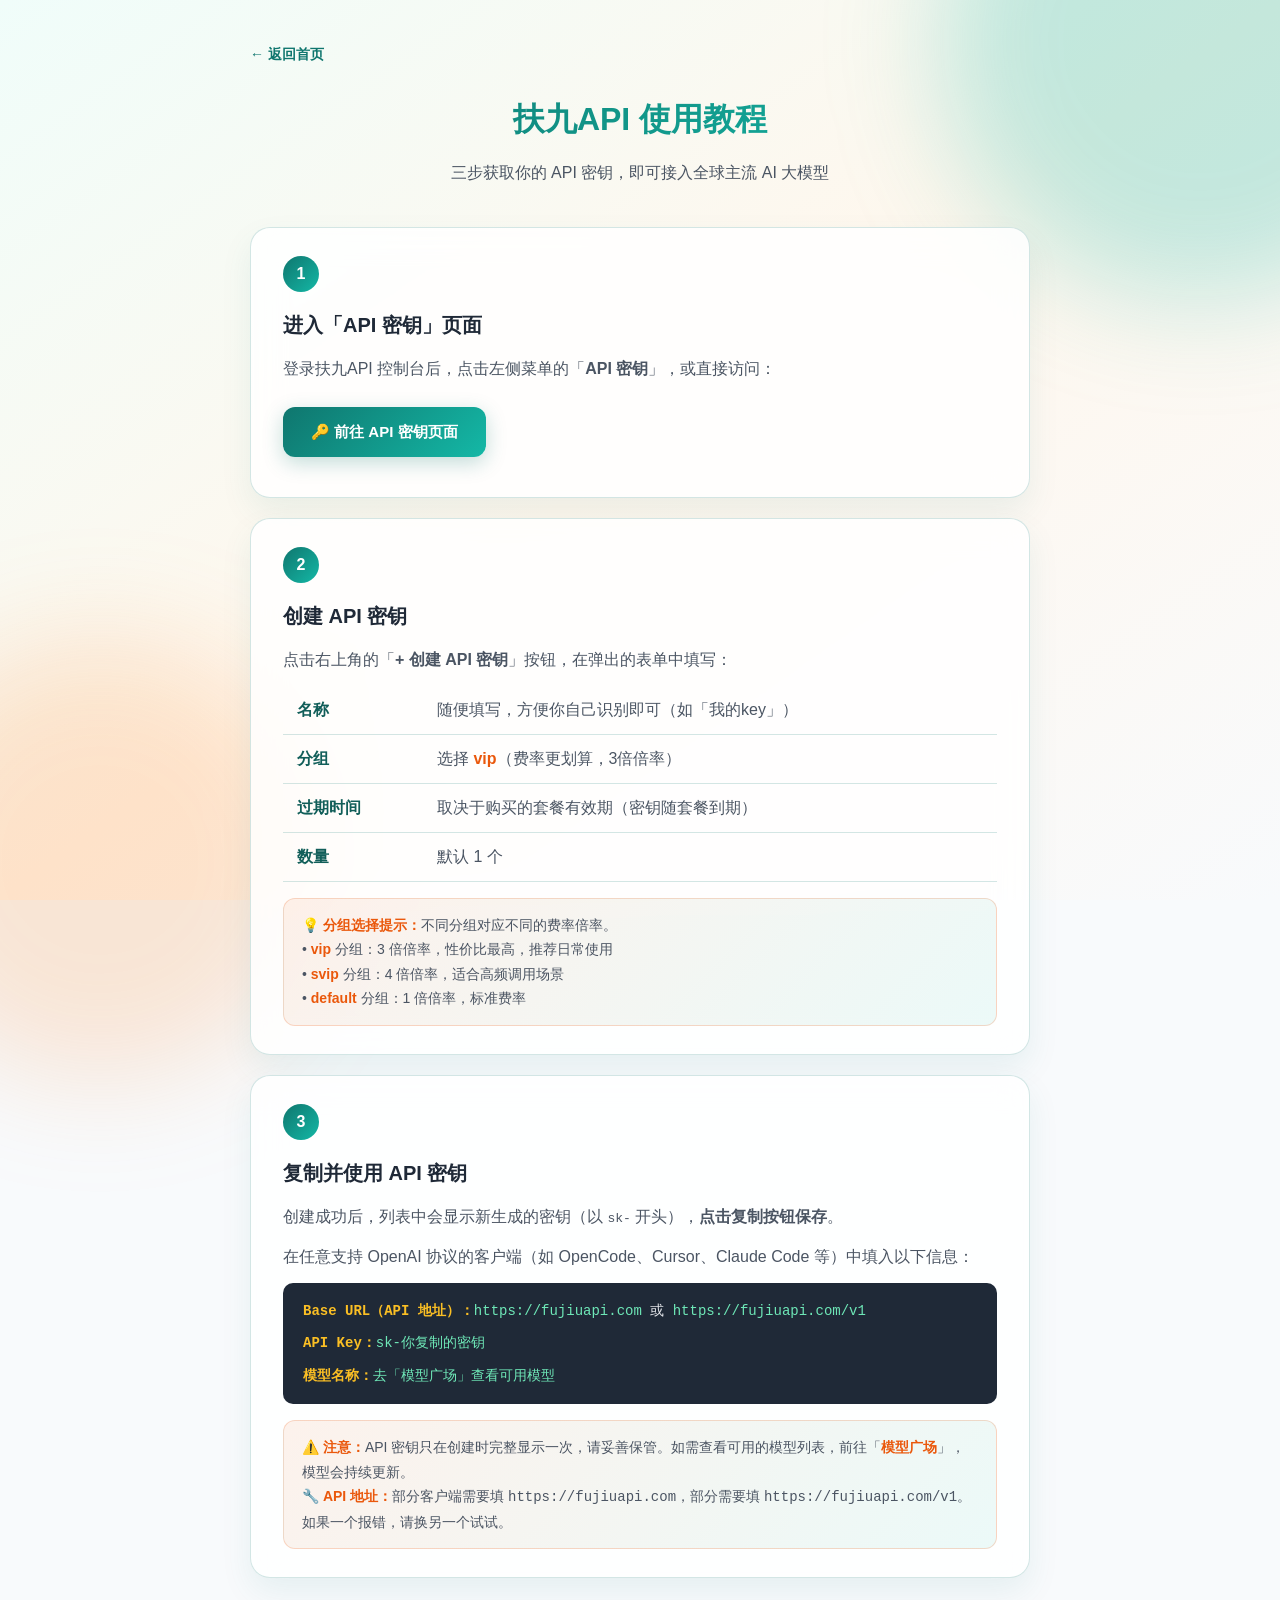
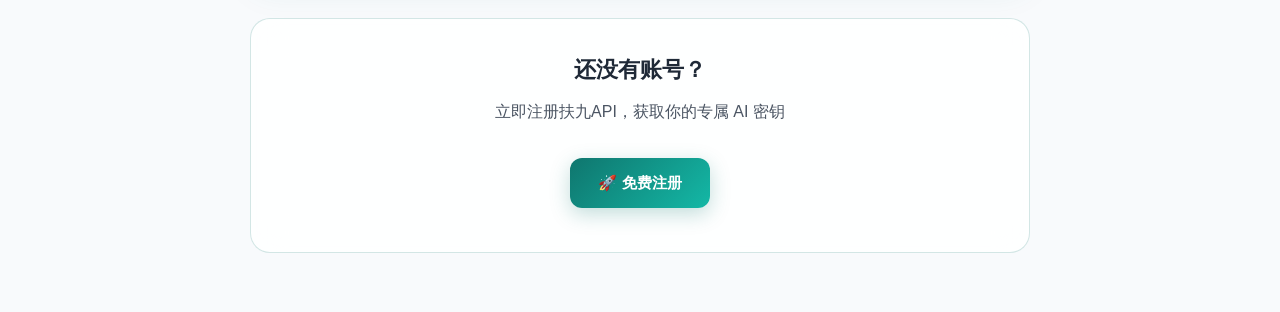
<file: api-tutorial.html>
<!DOCTYPE html>
<html lang="zh-CN">
<head>
    <meta charset="UTF-8">
    <meta name="viewport" content="width=device-width, initial-scale=1.0">
    <title>扶九API 使用教程 - 创建 API 密钥</title>
    <style>
        * {
            margin: 0;
            padding: 0;
            box-sizing: border-box;
        }

        :root {
            --primary-color: #0f766e;
            --primary-dark: #115e59;
            --accent-color: #ea580c;
            --text-primary: #1f2937;
            --text-secondary: #4b5563;
            --bg-main: #f8fafc;
            --card-bg: rgba(255, 255, 255, 0.85);
            --line-color: rgba(15, 118, 110, 0.18);
            --gradient-main: linear-gradient(135deg, #0f766e 0%, #14b8a6 100%);
        }

        body {
            font-family: -apple-system, BlinkMacSystemFont, "Segoe UI", "PingFang SC", sans-serif;
            color: var(--text-primary);
            background: var(--bg-main);
            line-height: 1.75;
            min-height: 100vh;
            overflow-x: hidden;
        }

        body::before {
            content: "";
            position: fixed;
            inset: 0;
            background-image:
                linear-gradient(145deg, #f0fdfa 0%, #fff7ed 50%, #f8fafc 100%),
                linear-gradient(rgba(20, 184, 166, 0.08) 1px, transparent 1px),
                linear-gradient(90deg, rgba(20, 184, 166, 0.08) 1px, transparent 1px);
            background-size: 100% 100%, 36px 36px, 36px 36px;
            z-index: -2;
        }

        .glow {
            position: fixed;
            border-radius: 50%;
            filter: blur(56px);
            z-index: -1;
        }

        .glow.top {
            width: 520px;
            height: 520px;
            top: -220px;
            right: -180px;
            background: rgba(20, 184, 166, 0.25);
        }

        .glow.bottom {
            width: 440px;
            height: 440px;
            bottom: -180px;
            left: -120px;
            background: rgba(251, 146, 60, 0.2);
        }

        .container {
            max-width: 820px;
            margin: 0 auto;
            padding: 40px 20px 60px;
        }

        .back-link {
            display: inline-flex;
            align-items: center;
            gap: 6px;
            color: var(--primary-color);
            text-decoration: none;
            font-size: 14px;
            font-weight: 600;
            margin-bottom: 24px;
            transition: color 0.2s;
        }

        .back-link:hover {
            color: var(--accent-color);
        }

        .header {
            text-align: center;
            margin-bottom: 40px;
        }

        .header h1 {
            font-size: 32px;
            font-weight: 800;
            background: var(--gradient-main);
            -webkit-background-clip: text;
            -webkit-text-fill-color: transparent;
            background-clip: text;
            margin-bottom: 12px;
        }

        .header p {
            color: var(--text-secondary);
            font-size: 16px;
        }

        .step-card {
            background: var(--card-bg);
            border: 1px solid var(--line-color);
            backdrop-filter: blur(16px);
            -webkit-backdrop-filter: blur(16px);
            border-radius: 20px;
            padding: 28px 32px;
            margin-bottom: 20px;
            box-shadow: 0 14px 32px rgba(15, 118, 110, 0.08);
            transition: transform 0.2s, box-shadow 0.2s;
        }

        .step-card:hover {
            transform: translateY(-2px);
            box-shadow: 0 18px 40px rgba(15, 118, 110, 0.12);
        }

        .step-number {
            display: inline-flex;
            align-items: center;
            justify-content: center;
            width: 36px;
            height: 36px;
            border-radius: 50%;
            background: var(--gradient-main);
            color: white;
            font-weight: 700;
            font-size: 16px;
            margin-bottom: 16px;
        }

        .step-card h2 {
            font-size: 20px;
            font-weight: 700;
            margin-bottom: 12px;
            color: var(--text-primary);
        }

        .step-card p {
            color: var(--text-secondary);
            margin-bottom: 12px;
        }

        .step-card ul {
            margin-left: 20px;
            margin-bottom: 12px;
        }

        .step-card li {
            color: var(--text-secondary);
            margin-bottom: 6px;
        }

        .tip-box {
            background: linear-gradient(135deg, rgba(234, 88, 12, 0.08) 0%, rgba(20, 184, 166, 0.08) 100%);
            border: 1px solid rgba(234, 88, 12, 0.2);
            border-radius: 12px;
            padding: 14px 18px;
            margin-top: 16px;
            font-size: 14px;
            color: var(--text-secondary);
        }

        .tip-box strong {
            color: var(--accent-color);
        }

        .code-block {
            background: #1f2937;
            color: #e5e7eb;
            border-radius: 10px;
            padding: 16px 20px;
            margin: 12px 0;
            font-family: "SF Mono", "Monaco", "Consolas", monospace;
            font-size: 14px;
            overflow-x: auto;
            word-break: break-all;
        }

        .code-block .label {
            color: #fbbf24;
            font-weight: 600;
        }

        .code-block .value {
            color: #6ee7b7;
        }

        .info-table {
            width: 100%;
            border-collapse: collapse;
            margin: 12px 0;
        }

        .info-table td {
            padding: 10px 14px;
            border-bottom: 1px solid var(--line-color);
        }

        .info-table td:first-child {
            font-weight: 600;
            color: var(--primary-dark);
            white-space: nowrap;
            width: 140px;
        }

        .info-table td:last-child {
            color: var(--text-secondary);
        }

        .btn-primary {
            display: inline-flex;
            align-items: center;
            justify-content: center;
            gap: 8px;
            background: var(--gradient-main);
            color: white;
            padding: 12px 28px;
            border-radius: 12px;
            text-decoration: none;
            font-weight: 600;
            font-size: 15px;
            transition: transform 0.2s, box-shadow 0.2s;
            box-shadow: 0 6px 20px rgba(15, 118, 110, 0.25);
            margin: 12px 0;
        }

        .btn-primary:hover {
            transform: translateY(-1px);
            box-shadow: 0 10px 28px rgba(15, 118, 110, 0.35);
        }

        .cta-section {
            text-align: center;
            margin-top: 40px;
            padding: 32px;
            background: var(--card-bg);
            border: 1px solid var(--line-color);
            border-radius: 20px;
            backdrop-filter: blur(16px);
            -webkit-backdrop-filter: blur(16px);
        }

        .cta-section h2 {
            font-size: 22px;
            margin-bottom: 8px;
            color: var(--text-primary);
        }

        .cta-section p {
            color: var(--text-secondary);
            margin-bottom: 20px;
        }
    </style>
</head>
<body>
    <div class="glow top"></div>
    <div class="glow bottom"></div>

    <div class="container">
        <a href="https://fujiuapi.com" class="back-link">← 返回首页</a>

        <div class="header">
            <h1>扶九API 使用教程</h1>
            <p>三步获取你的 API 密钥，即可接入全球主流 AI 大模型</p>
        </div>

        <!-- 步骤 1 -->
        <div class="step-card">
            <div class="step-number">1</div>
            <h2>进入「API 密钥」页面</h2>
            <p>登录扶九API 控制台后，点击左侧菜单的「<strong>API 密钥</strong>」，或直接访问：</p>
            <a href="https://fujiuapi.com/keys" target="_blank" rel="noopener" class="btn-primary">
                🔑 前往 API 密钥页面
            </a>
        </div>

        <!-- 步骤 2 -->
        <div class="step-card">
            <div class="step-number">2</div>
            <h2>创建 API 密钥</h2>
            <p>点击右上角的「<strong>+ 创建 API 密钥</strong>」按钮，在弹出的表单中填写：</p>
            <table class="info-table">
                <tr>
                    <td>名称</td>
                    <td>随便填写，方便你自己识别即可（如「我的key」）</td>
                </tr>
                <tr>
                    <td>分组</td>
                    <td>选择 <strong style="color:#ea580c;">vip</strong>（费率更划算，3倍倍率）</td>
                </tr>
                <tr>
                    <td>过期时间</td>
                    <td>取决于购买的套餐有效期（密钥随套餐到期）</td>
                </tr>
                <tr>
                    <td>数量</td>
                    <td>默认 1 个</td>
                </tr>
            </table>
            <div class="tip-box">
                💡 <strong>分组选择提示：</strong>不同分组对应不同的费率倍率。<br>
                • <strong>vip</strong> 分组：3 倍倍率，性价比最高，推荐日常使用<br>
                • <strong>svip</strong> 分组：4 倍倍率，适合高频调用场景<br>
                • <strong>default</strong> 分组：1 倍倍率，标准费率
            </div>
        </div>

        <!-- 步骤 3 -->
        <div class="step-card">
            <div class="step-number">3</div>
            <h2>复制并使用 API 密钥</h2>
            <p>创建成功后，列表中会显示新生成的密钥（以 <code>sk-</code> 开头），<strong>点击复制按钮保存</strong>。</p>
            <p>在任意支持 OpenAI 协议的客户端（如 OpenCode、Cursor、Claude Code 等）中填入以下信息：</p>
            <div class="code-block">
<div><span class="label">Base URL（API 地址）：</span><span class="value">https://fujiuapi.com</span> 或 <span class="value">https://fujiuapi.com/v1</span></div>
<div style="margin-top:8px;"><span class="label">API Key：</span><span class="value">sk-你复制的密钥</span></div>
<div style="margin-top:8px;"><span class="label">模型名称：</span><span class="value">去「模型广场」查看可用模型</span></div>
            </div>
            <div class="tip-box">
                ⚠️ <strong>注意：</strong>API 密钥只在创建时完整显示一次，请妥善保管。如需查看可用的模型列表，前往「<strong>模型广场</strong>」，模型会持续更新。<br>
                🔧 <strong>API 地址：</strong>部分客户端需要填 <code>https://fujiuapi.com</code>，部分需要填 <code>https://fujiuapi.com/v1</code>。如果一个报错，请换另一个试试。
            </div>
        </div>

        <!-- CTA -->
        <div class="cta-section">
            <h2>还没有账号？</h2>
            <p>立即注册扶九API，获取你的专属 AI 密钥</p>
            <a href="https://fujiuapi.com/sign-up" target="_blank" rel="noopener" class="btn-primary">
                🚀 免费注册
            </a>
        </div>
    </div>
</body>
</html>
</file>
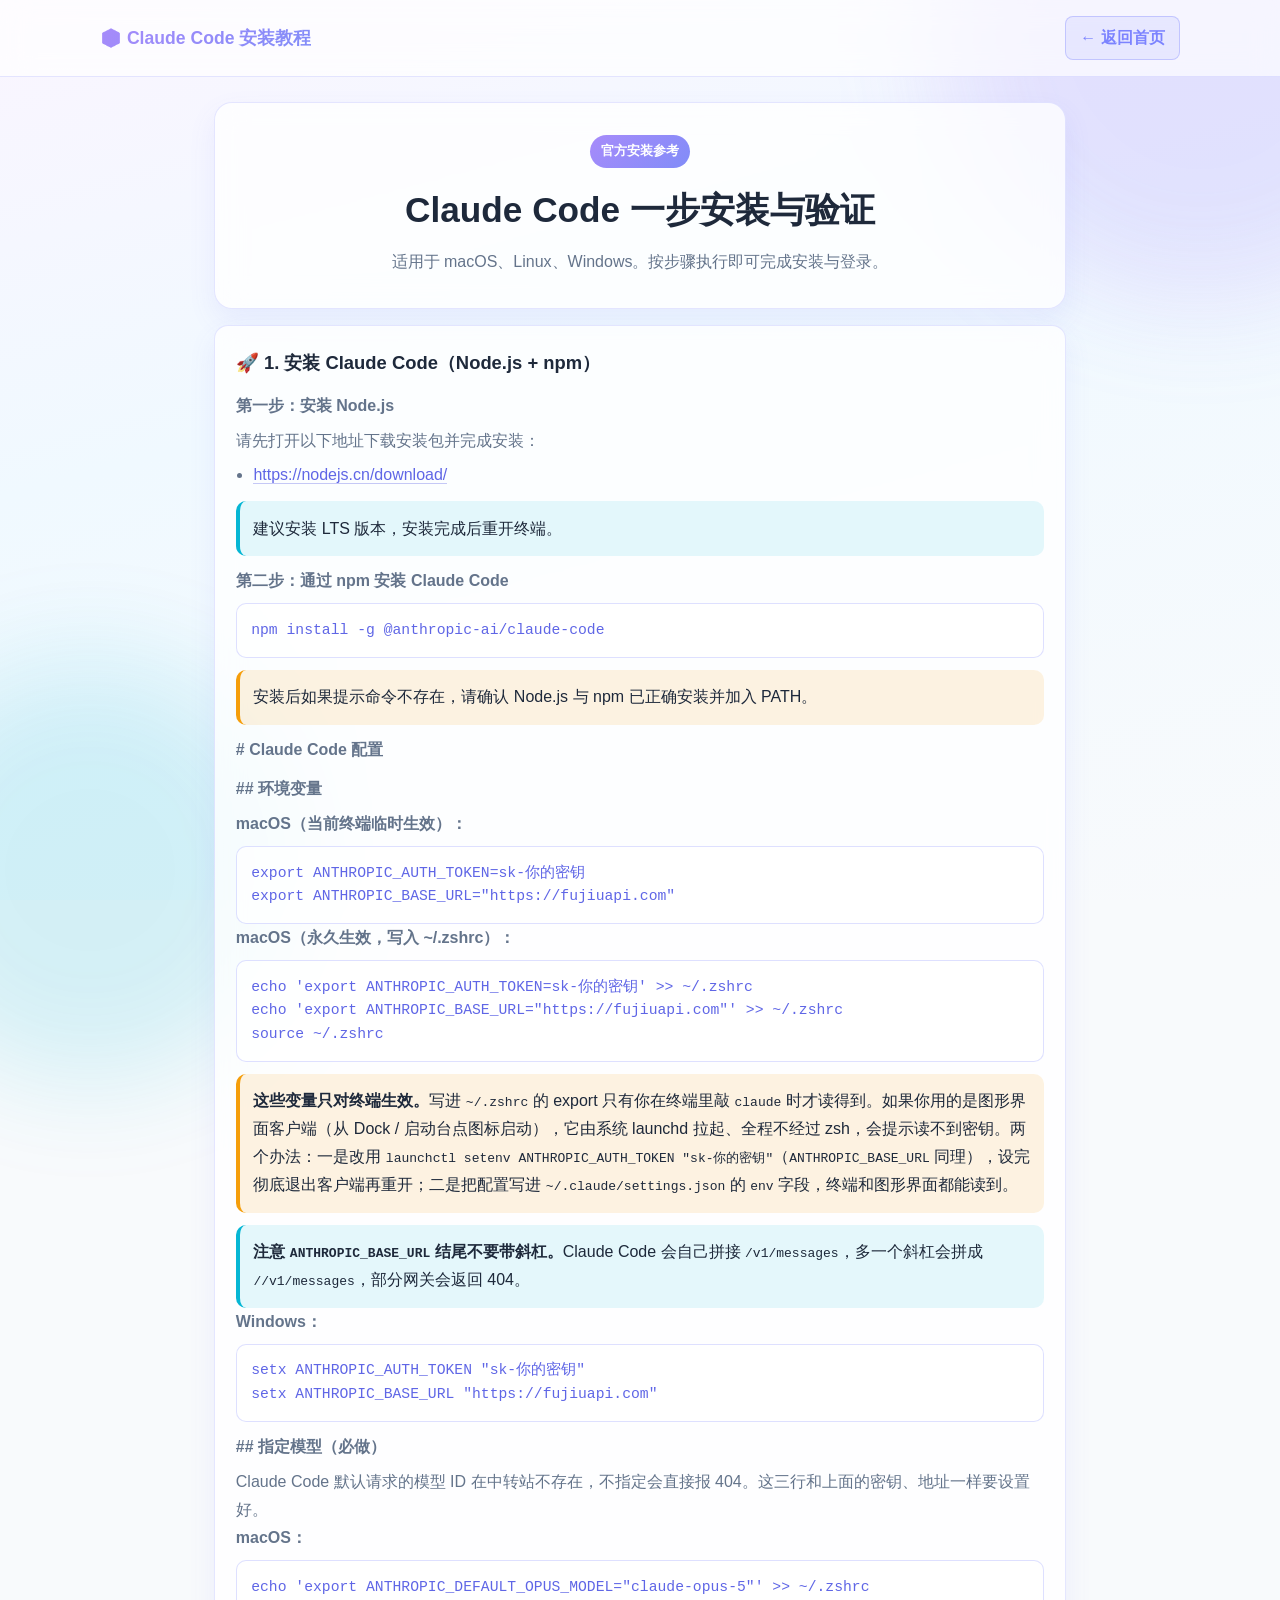
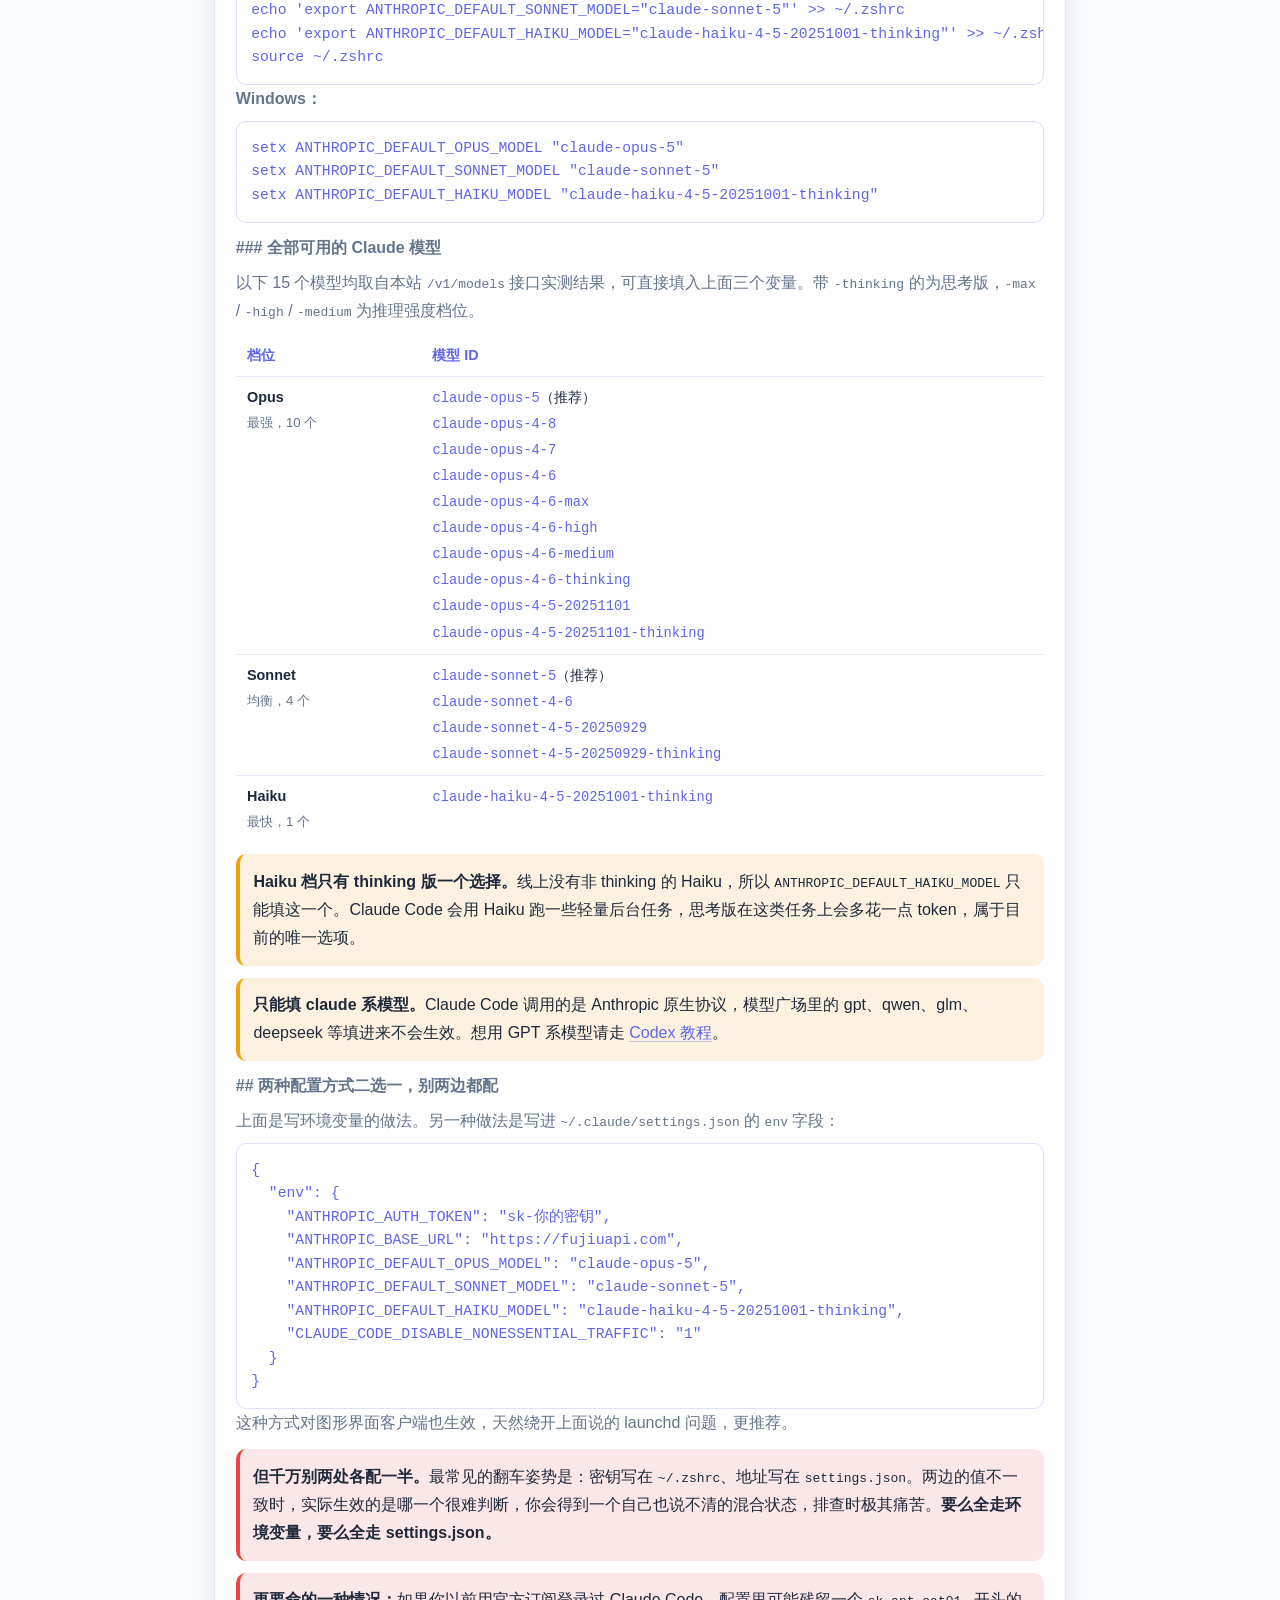
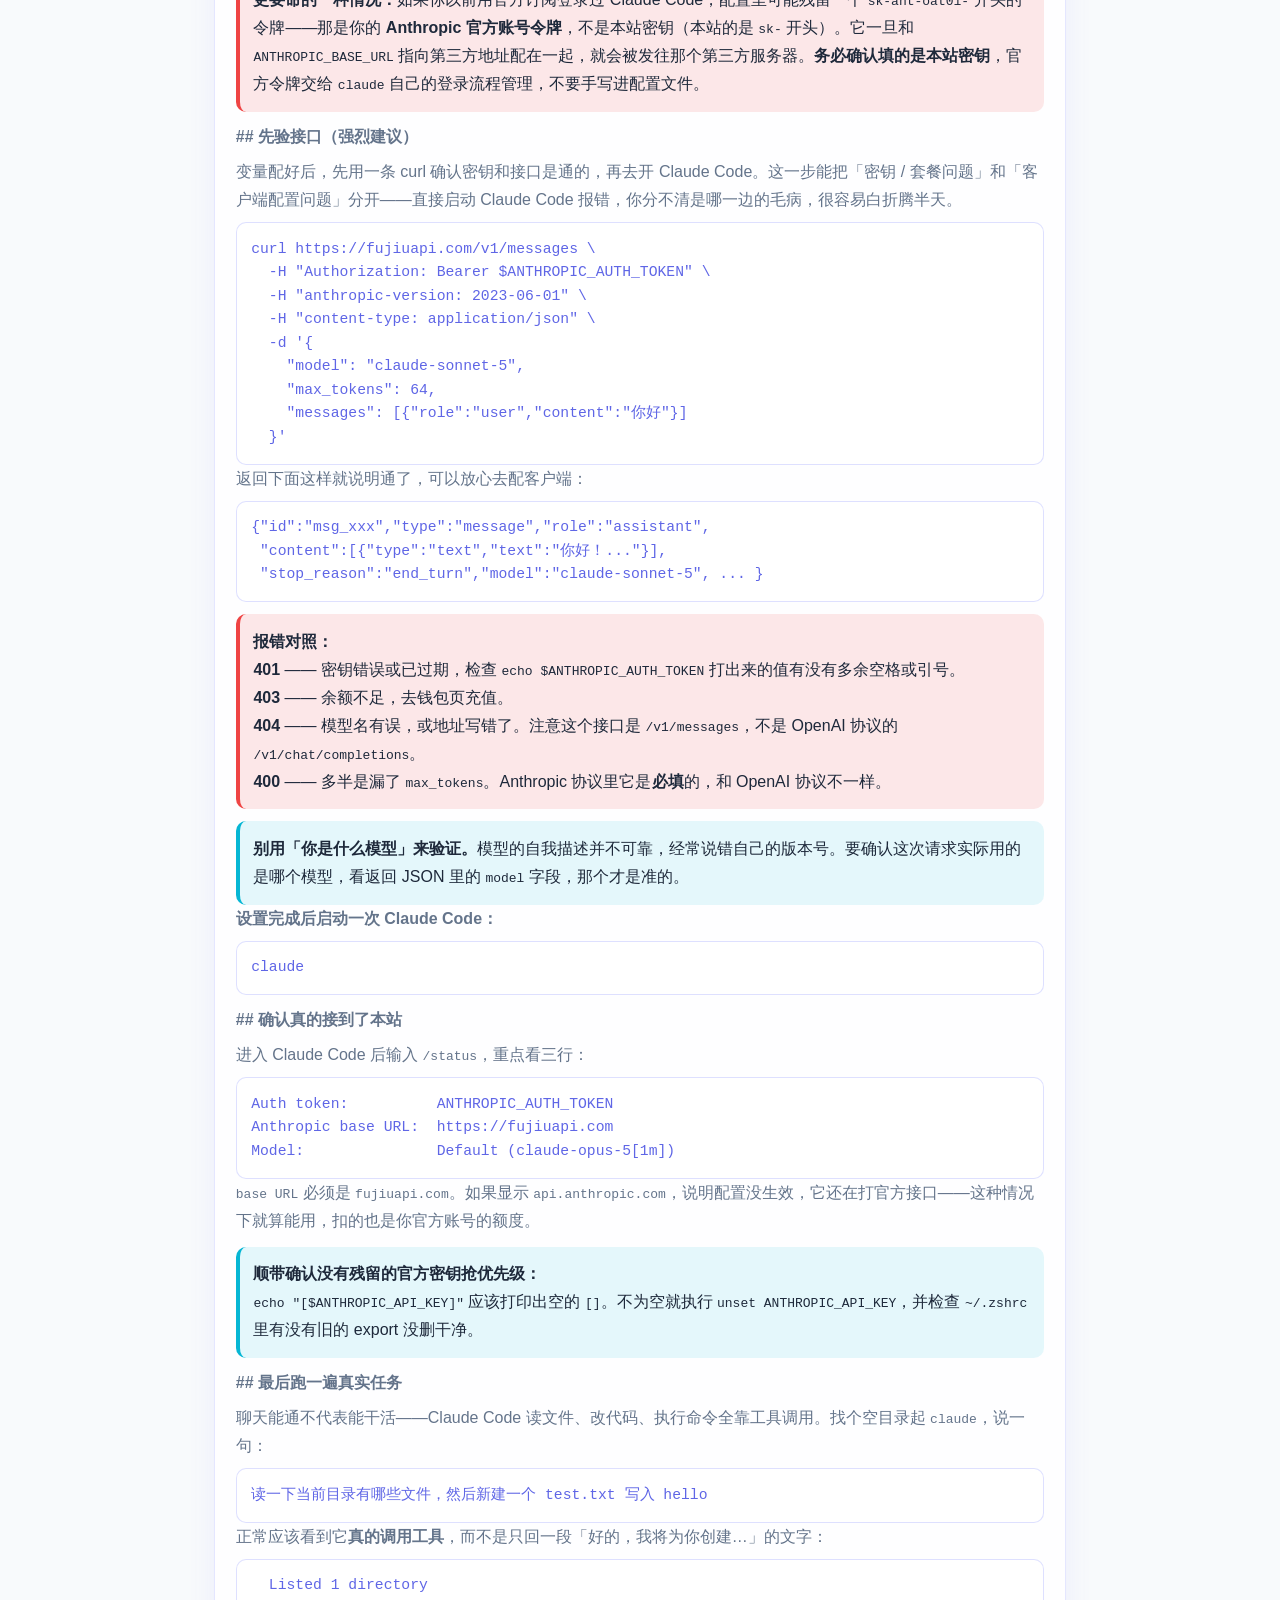
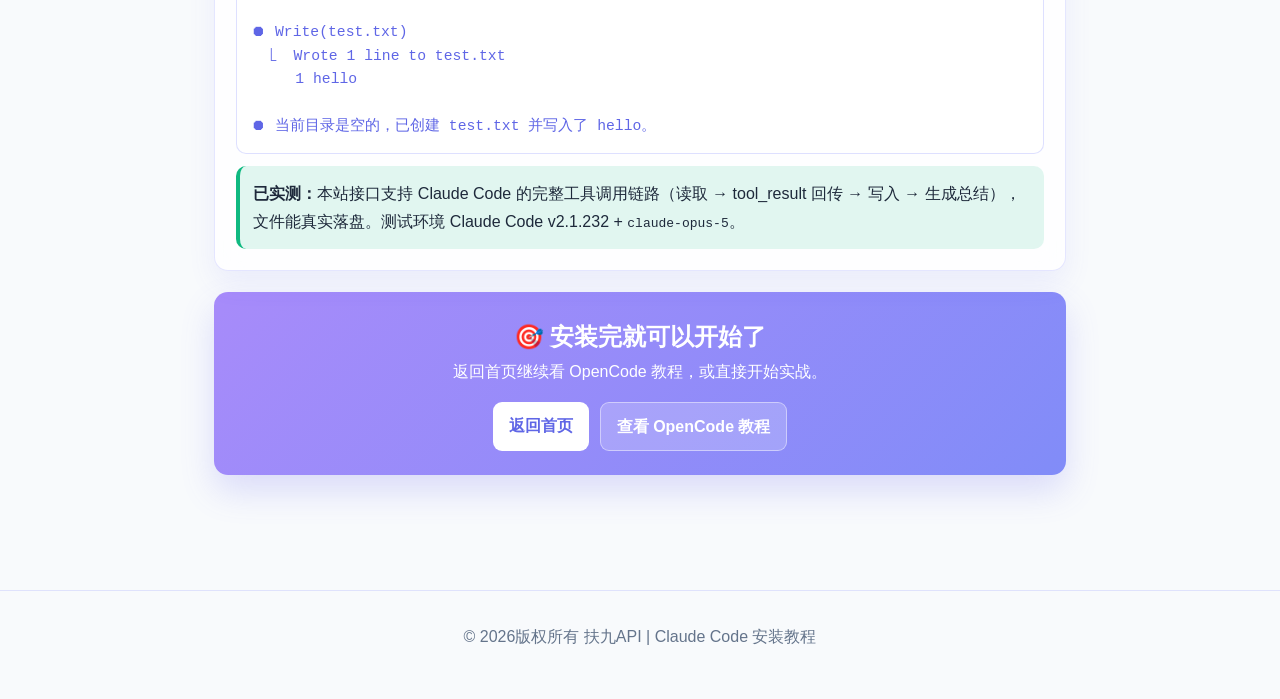
<file: claude-install-tutorial.html>
<!DOCTYPE html>
<html lang="zh-CN">
<head>
    <meta charset="UTF-8">
    <meta name="viewport" content="width=device-width, initial-scale=1.0">
    <title>Claude Code 安装教程</title>
    <style>
        * { margin: 0; padding: 0; box-sizing: border-box; }
        :root {
            --primary: #7c83ff;
            --primary-dark: #5f66e6;
            --accent: #06b6d4;
            --success: #10b981;
            --warning: #f59e0b;
            --danger: #ef4444;
            --text: #1e293b;
            --muted: #64748b;
            --bg: #f8fafc;
            --card: rgba(255, 255, 255, 0.78);
            --line: rgba(124, 131, 255, 0.2);
            --grad: linear-gradient(135deg, #a78bfa 0%, #818cf8 100%);
        }
        body {
            font-family: -apple-system, BlinkMacSystemFont, "Segoe UI", "PingFang SC", "Microsoft YaHei", sans-serif;
            color: var(--text);
            background: var(--bg);
            line-height: 1.75;
            min-height: 100vh;
        }
        body::before {
            content: "";
            position: fixed;
            inset: 0;
            z-index: -2;
            background-image:
                linear-gradient(165deg, #faf5ff 0%, #f0f9ff 40%, #f8fafc 100%),
                linear-gradient(rgba(124, 131, 255, 0.07) 1px, transparent 1px),
                linear-gradient(90deg, rgba(124, 131, 255, 0.07) 1px, transparent 1px);
            background-size: 100% 100%, 38px 38px, 38px 38px;
        }
        .orb { position: fixed; border-radius: 50%; filter: blur(56px); z-index: -1; opacity: .6; }
        .orb.one { width: 520px; height: 520px; top: -220px; right: -180px; background: rgba(167, 139, 250, .35); }
        .orb.two { width: 420px; height: 420px; left: -120px; bottom: -180px; background: rgba(6, 182, 212, .25); }
        .navbar {
            position: fixed; top: 0; left: 0; right: 0; z-index: 100;
            padding: 1rem 5%; background: rgba(255, 255, 255, .68);
            backdrop-filter: blur(14px); border-bottom: 1px solid var(--line);
        }
        .nav-wrap { max-width: 1080px; margin: 0 auto; display: flex; justify-content: space-between; align-items: center; }
        .logo { font-size: 1.1rem; font-weight: 700; background: var(--grad); -webkit-background-clip: text; -webkit-text-fill-color: transparent; }
        .back-btn {
            text-decoration: none; color: var(--primary); background: rgba(124,131,255,.12);
            border: 1px solid rgba(124,131,255,.35); border-radius: 8px; padding: .45rem .9rem; font-weight: 600;
        }
        .main { max-width: 980px; margin: 0 auto; padding: 102px 5% 70px; }
        .hero, .card {
            border: 1px solid var(--line); background: var(--card); backdrop-filter: blur(14px);
            box-shadow: 0 12px 28px rgba(99,102,241,.09);
        }
        .hero { border-radius: 18px; padding: 2rem; text-align: center; }
        .hero .tag { display: inline-block; margin-bottom: .7rem; padding: .3rem .7rem; border-radius: 999px; color: #fff; font-size: .82rem; font-weight: 700; background: var(--grad); }
        .hero h1 { font-size: clamp(1.7rem, 3vw, 2.2rem); margin-bottom: .5rem; }
        .hero p { color: var(--muted); }
        .card { margin-top: 1rem; border-radius: 14px; padding: 1.3rem; }
        .card h2 { font-size: 1.15rem; margin-bottom: .8rem; }
        .card p, .card li { color: var(--muted); }
        .card ul { padding-left: 1.1rem; }
        .card li { margin: .35rem 0; }
        .sub-title { margin-top: .7rem; margin-bottom: .45rem; font-weight: 700; color: var(--text); }
        .code {
            margin-top: .5rem; padding: .9rem; border-radius: 10px; overflow-x: auto;
            border: 1px solid rgba(124,131,255,.25); background: rgba(255,255,255,.7);
        }
        .code code { white-space: pre; display: block; font-family: Menlo, Monaco, Consolas, monospace; color: var(--primary-dark); font-size: .92rem; line-height: 1.6; }
        .tip { margin-top: .75rem; padding: .85rem; border-radius: 10px; border-left: 4px solid; }
        .model-table-wrap { margin-top: .6rem; overflow-x: auto; }
        .model-table { border-collapse: collapse; width: 100%; min-width: 460px; font-size: .9rem; }
        .model-table th, .model-table td { padding: .5rem .7rem; text-align: left; border-bottom: 1px solid var(--line); vertical-align: top; }
        .model-table th { color: var(--primary-dark); font-weight: 700; white-space: nowrap; }
        .model-table td code { font-family: Menlo, Monaco, Consolas, monospace; font-size: .86rem; color: var(--primary-dark); }
        .model-table tr:last-child td { border-bottom: none; }
        .model-table .tier { white-space: nowrap; font-weight: 700; color: var(--text); }
        .tip.info { background: rgba(6,182,212,.1); border-color: var(--accent); }
        .tip.ok { background: rgba(16,185,129,.12); border-color: var(--success); }
        .tip.warn { background: rgba(245,158,11,.12); border-color: var(--warning); }
        .tip.err { background: rgba(239,68,68,.12); border-color: var(--danger); }
        .links a { color: var(--primary-dark); text-decoration: none; border-bottom: 1px solid rgba(95,102,230,.35); }
        .cta {
            margin-top: 1.3rem; border-radius: 14px; padding: 1.5rem; text-align: center; color: #fff;
            background: var(--grad); box-shadow: 0 16px 34px rgba(99,102,241,.2);
        }
        .cta-buttons { margin-top: 1rem; display: flex; justify-content: center; gap: .7rem; flex-wrap: wrap; }
        .cta-buttons a { text-decoration: none; padding: .6rem 1rem; border-radius: 9px; font-weight: 600; }
        .btn-light { background: #fff; color: var(--primary-dark); }
        .btn-dark { background: rgba(255,255,255,.2); color: #fff; border: 1px solid rgba(255,255,255,.45); }
        footer { padding: 2rem 5%; text-align: center; color: var(--muted); border-top: 1px solid var(--line); margin-top: 2.8rem; }
    </style>
</head>
<body>
    <div class="orb one"></div>
    <div class="orb two"></div>
    <nav class="navbar">
        <div class="nav-wrap">
            <div class="logo">📦 Claude Code 安装教程</div>
            <a href="index.html" class="back-btn">← 返回首页</a>
        </div>
    </nav>
    <main class="main">
        <section class="hero">
            <span class="tag">官方安装参考</span>
            <h1>Claude Code 一步安装与验证</h1>
            <p>适用于 macOS、Linux、Windows。按步骤执行即可完成安装与登录。</p>
        </section>
        <section class="card links">
            <h2>🚀 1. 安装 Claude Code（Node.js + npm）</h2>
            <p class="sub-title">第一步：安装 Node.js</p>
            <p>请先打开以下地址下载安装包并完成安装：</p>
            <ul>
                <li><a href="https://nodejs.cn/download/" target="_blank" rel="noopener">https://nodejs.cn/download/</a></li>
            </ul>
            <div class="tip info">建议安装 LTS 版本，安装完成后重开终端。</div>

            <p class="sub-title">第二步：通过 npm 安装 Claude Code</p>
            <div class="code"><code>npm install -g @anthropic-ai/claude-code</code></div>
            <div class="tip warn">安装后如果提示命令不存在，请确认 Node.js 与 npm 已正确安装并加入 PATH。</div>
            <p class="sub-title"># Claude Code 配置</p>
            <p class="sub-title">## 环境变量</p>

            <p><strong>macOS（当前终端临时生效）：</strong></p>
            <div class="code"><code>export ANTHROPIC_AUTH_TOKEN=sk-你的密钥
export ANTHROPIC_BASE_URL="https://fujiuapi.com"</code></div>

            <p><strong>macOS（永久生效，写入 ~/.zshrc）：</strong></p>
            <div class="code"><code>echo 'export ANTHROPIC_AUTH_TOKEN=sk-你的密钥' >> ~/.zshrc
echo 'export ANTHROPIC_BASE_URL="https://fujiuapi.com"' >> ~/.zshrc
source ~/.zshrc</code></div>

            <div class="tip warn"><b>这些变量只对终端生效。</b>写进 <code>~/.zshrc</code> 的 export 只有你在终端里敲 <code>claude</code> 时才读得到。如果你用的是图形界面客户端（从 Dock / 启动台点图标启动），它由系统 launchd 拉起、全程不经过 zsh，会提示读不到密钥。两个办法：一是改用 <code>launchctl setenv ANTHROPIC_AUTH_TOKEN "sk-你的密钥"</code>（<code>ANTHROPIC_BASE_URL</code> 同理），设完彻底退出客户端再重开；二是把配置写进 <code>~/.claude/settings.json</code> 的 <code>env</code> 字段，终端和图形界面都能读到。</div>

            <div class="tip info"><b>注意 <code>ANTHROPIC_BASE_URL</code> 结尾不要带斜杠。</b>Claude Code 会自己拼接 <code>/v1/messages</code>，多一个斜杠会拼成 <code>//v1/messages</code>，部分网关会返回 404。</div>

            <p><strong>Windows：</strong></p>
            <div class="code"><code>setx ANTHROPIC_AUTH_TOKEN "sk-你的密钥"
setx ANTHROPIC_BASE_URL "https://fujiuapi.com"</code></div>

            <p class="sub-title">## 指定模型（必做）</p>
            <p>Claude Code 默认请求的模型 ID 在中转站不存在，不指定会直接报 404。这三行和上面的密钥、地址一样要设置好。</p>
            <p><strong>macOS：</strong></p>
            <div class="code"><code>echo 'export ANTHROPIC_DEFAULT_OPUS_MODEL="claude-opus-5"' >> ~/.zshrc
echo 'export ANTHROPIC_DEFAULT_SONNET_MODEL="claude-sonnet-5"' >> ~/.zshrc
echo 'export ANTHROPIC_DEFAULT_HAIKU_MODEL="claude-haiku-4-5-20251001-thinking"' >> ~/.zshrc
source ~/.zshrc</code></div>
            <p><strong>Windows：</strong></p>
            <div class="code"><code>setx ANTHROPIC_DEFAULT_OPUS_MODEL "claude-opus-5"
setx ANTHROPIC_DEFAULT_SONNET_MODEL "claude-sonnet-5"
setx ANTHROPIC_DEFAULT_HAIKU_MODEL "claude-haiku-4-5-20251001-thinking"</code></div>
            <p class="sub-title">### 全部可用的 Claude 模型</p>
            <p>以下 15 个模型均取自本站 <code>/v1/models</code> 接口实测结果，可直接填入上面三个变量。带 <code>-thinking</code> 的为思考版，<code>-max</code> / <code>-high</code> / <code>-medium</code> 为推理强度档位。</p>
            <div class="model-table-wrap">
            <table class="model-table">
                <tr><th>档位</th><th>模型 ID</th></tr>
                <tr><td class="tier">Opus<br><span style="font-weight:400;color:var(--muted);font-size:.82rem;">最强，10 个</span></td>
                    <td><code>claude-opus-5</code>（推荐）<br><code>claude-opus-4-8</code><br><code>claude-opus-4-7</code><br><code>claude-opus-4-6</code><br><code>claude-opus-4-6-max</code><br><code>claude-opus-4-6-high</code><br><code>claude-opus-4-6-medium</code><br><code>claude-opus-4-6-thinking</code><br><code>claude-opus-4-5-20251101</code><br><code>claude-opus-4-5-20251101-thinking</code></td></tr>
                <tr><td class="tier">Sonnet<br><span style="font-weight:400;color:var(--muted);font-size:.82rem;">均衡，4 个</span></td>
                    <td><code>claude-sonnet-5</code>（推荐）<br><code>claude-sonnet-4-6</code><br><code>claude-sonnet-4-5-20250929</code><br><code>claude-sonnet-4-5-20250929-thinking</code></td></tr>
                <tr><td class="tier">Haiku<br><span style="font-weight:400;color:var(--muted);font-size:.82rem;">最快，1 个</span></td>
                    <td><code>claude-haiku-4-5-20251001-thinking</code></td></tr>
            </table>
            </div>
            <div class="tip warn"><b>Haiku 档只有 thinking 版一个选择。</b>线上没有非 thinking 的 Haiku，所以 <code>ANTHROPIC_DEFAULT_HAIKU_MODEL</code> 只能填这一个。Claude Code 会用 Haiku 跑一些轻量后台任务，思考版在这类任务上会多花一点 token，属于目前的唯一选项。</div>
            <div class="tip warn"><b>只能填 claude 系模型。</b>Claude Code 调用的是 Anthropic 原生协议，模型广场里的 gpt、qwen、glm、deepseek 等填进来不会生效。想用 GPT 系模型请走 <a href="codex-tutorial.html">Codex 教程</a>。</div>

            <p class="sub-title">## 两种配置方式二选一，别两边都配</p>
            <p>上面是写环境变量的做法。另一种做法是写进 <code>~/.claude/settings.json</code> 的 <code>env</code> 字段：</p>
            <div class="code"><code>{
  "env": {
    "ANTHROPIC_AUTH_TOKEN": "sk-你的密钥",
    "ANTHROPIC_BASE_URL": "https://fujiuapi.com",
    "ANTHROPIC_DEFAULT_OPUS_MODEL": "claude-opus-5",
    "ANTHROPIC_DEFAULT_SONNET_MODEL": "claude-sonnet-5",
    "ANTHROPIC_DEFAULT_HAIKU_MODEL": "claude-haiku-4-5-20251001-thinking",
    "CLAUDE_CODE_DISABLE_NONESSENTIAL_TRAFFIC": "1"
  }
}</code></div>
            <p>这种方式对图形界面客户端也生效，天然绕开上面说的 launchd 问题，更推荐。</p>
            <div class="tip err"><b>但千万别两处各配一半。</b>最常见的翻车姿势是：密钥写在 <code>~/.zshrc</code>、地址写在 <code>settings.json</code>。两边的值不一致时，实际生效的是哪一个很难判断，你会得到一个自己也说不清的混合状态，排查时极其痛苦。<b>要么全走环境变量，要么全走 settings.json。</b></div>
            <div class="tip err"><b>更要命的一种情况：</b>如果你以前用官方订阅登录过 Claude Code，配置里可能残留一个 <code>sk-ant-oat01-</code> 开头的令牌——那是你的 <b>Anthropic 官方账号令牌</b>，不是本站密钥（本站的是 <code>sk-</code> 开头）。它一旦和 <code>ANTHROPIC_BASE_URL</code> 指向第三方地址配在一起，就会被发往那个第三方服务器。<b>务必确认填的是本站密钥</b>，官方令牌交给 <code>claude</code> 自己的登录流程管理，不要手写进配置文件。</div>

            <p class="sub-title">## 先验接口（强烈建议）</p>
            <p>变量配好后，先用一条 curl 确认密钥和接口是通的，再去开 Claude Code。这一步能把「密钥 / 套餐问题」和「客户端配置问题」分开——直接启动 Claude Code 报错，你分不清是哪一边的毛病，很容易白折腾半天。</p>
            <div class="code"><code>curl https://fujiuapi.com/v1/messages \
  -H "Authorization: Bearer $ANTHROPIC_AUTH_TOKEN" \
  -H "anthropic-version: 2023-06-01" \
  -H "content-type: application/json" \
  -d '{
    "model": "claude-sonnet-5",
    "max_tokens": 64,
    "messages": [{"role":"user","content":"你好"}]
  }'</code></div>
            <p>返回下面这样就说明通了，可以放心去配客户端：</p>
            <div class="code"><code>{"id":"msg_xxx","type":"message","role":"assistant",
 "content":[{"type":"text","text":"你好！..."}],
 "stop_reason":"end_turn","model":"claude-sonnet-5", ... }</code></div>
            <div class="tip err"><b>报错对照：</b><br>
            <b>401</b> —— 密钥错误或已过期，检查 <code>echo $ANTHROPIC_AUTH_TOKEN</code> 打出来的值有没有多余空格或引号。<br>
            <b>403</b> —— 余额不足，去钱包页充值。<br>
            <b>404</b> —— 模型名有误，或地址写错了。注意这个接口是 <code>/v1/messages</code>，不是 OpenAI 协议的 <code>/v1/chat/completions</code>。<br>
            <b>400</b> —— 多半是漏了 <code>max_tokens</code>。Anthropic 协议里它是<b>必填</b>的，和 OpenAI 协议不一样。</div>
            <div class="tip info"><b>别用「你是什么模型」来验证。</b>模型的自我描述并不可靠，经常说错自己的版本号。要确认这次请求实际用的是哪个模型，看返回 JSON 里的 <code>model</code> 字段，那个才是准的。</div>

            <p><strong>设置完成后启动一次 Claude Code：</strong></p>
            <div class="code"><code>claude</code></div>

            <p class="sub-title">## 确认真的接到了本站</p>
            <p>进入 Claude Code 后输入 <code>/status</code>，重点看三行：</p>
            <div class="code"><code>Auth token:          ANTHROPIC_AUTH_TOKEN
Anthropic base URL:  https://fujiuapi.com
Model:               Default (claude-opus-5[1m])</code></div>
            <p><code>base URL</code> 必须是 <code>fujiuapi.com</code>。如果显示 <code>api.anthropic.com</code>，说明配置没生效，它还在打官方接口——这种情况下就算能用，扣的也是你官方账号的额度。</p>
            <div class="tip info"><b>顺带确认没有残留的官方密钥抢优先级：</b><br>
            <code>echo "[$ANTHROPIC_API_KEY]"</code> 应该打印出空的 <code>[]</code>。不为空就执行 <code>unset ANTHROPIC_API_KEY</code>，并检查 <code>~/.zshrc</code> 里有没有旧的 export 没删干净。</div>

            <p class="sub-title">## 最后跑一遍真实任务</p>
            <p>聊天能通不代表能干活——Claude Code 读文件、改代码、执行命令全靠工具调用。找个空目录起 <code>claude</code>，说一句：</p>
            <div class="code"><code>读一下当前目录有哪些文件，然后新建一个 test.txt 写入 hello</code></div>
            <p>正常应该看到它<b>真的调用工具</b>，而不是只回一段「好的，我将为你创建…」的文字：</p>
            <div class="code"><code>  Listed 1 directory

⏺ Write(test.txt)
  ⎿  Wrote 1 line to test.txt
     1 hello

⏺ 当前目录是空的，已创建 test.txt 并写入了 hello。</code></div>
            <div class="tip ok"><b>已实测：</b>本站接口支持 Claude Code 的完整工具调用链路（读取 → tool_result 回传 → 写入 → 生成总结），文件能真实落盘。测试环境 Claude Code v2.1.232 + <code>claude-opus-5</code>。</div>
        </section>
        <section class="cta">
            <h2>🎯 安装完就可以开始了</h2>
            <p>返回首页继续看 OpenCode 教程，或直接开始实战。</p>
            <div class="cta-buttons">
                <a class="btn-light" href="index.html">返回首页</a>
                <a class="btn-dark" href="opencode-tutorial.html?v=2">查看 OpenCode 教程</a>
            </div>
        </section>
    </main>
    <footer>
        <p>© 2026版权所有 扶九API | Claude Code 安装教程</p>
    </footer>
</body>
</html>
</file>
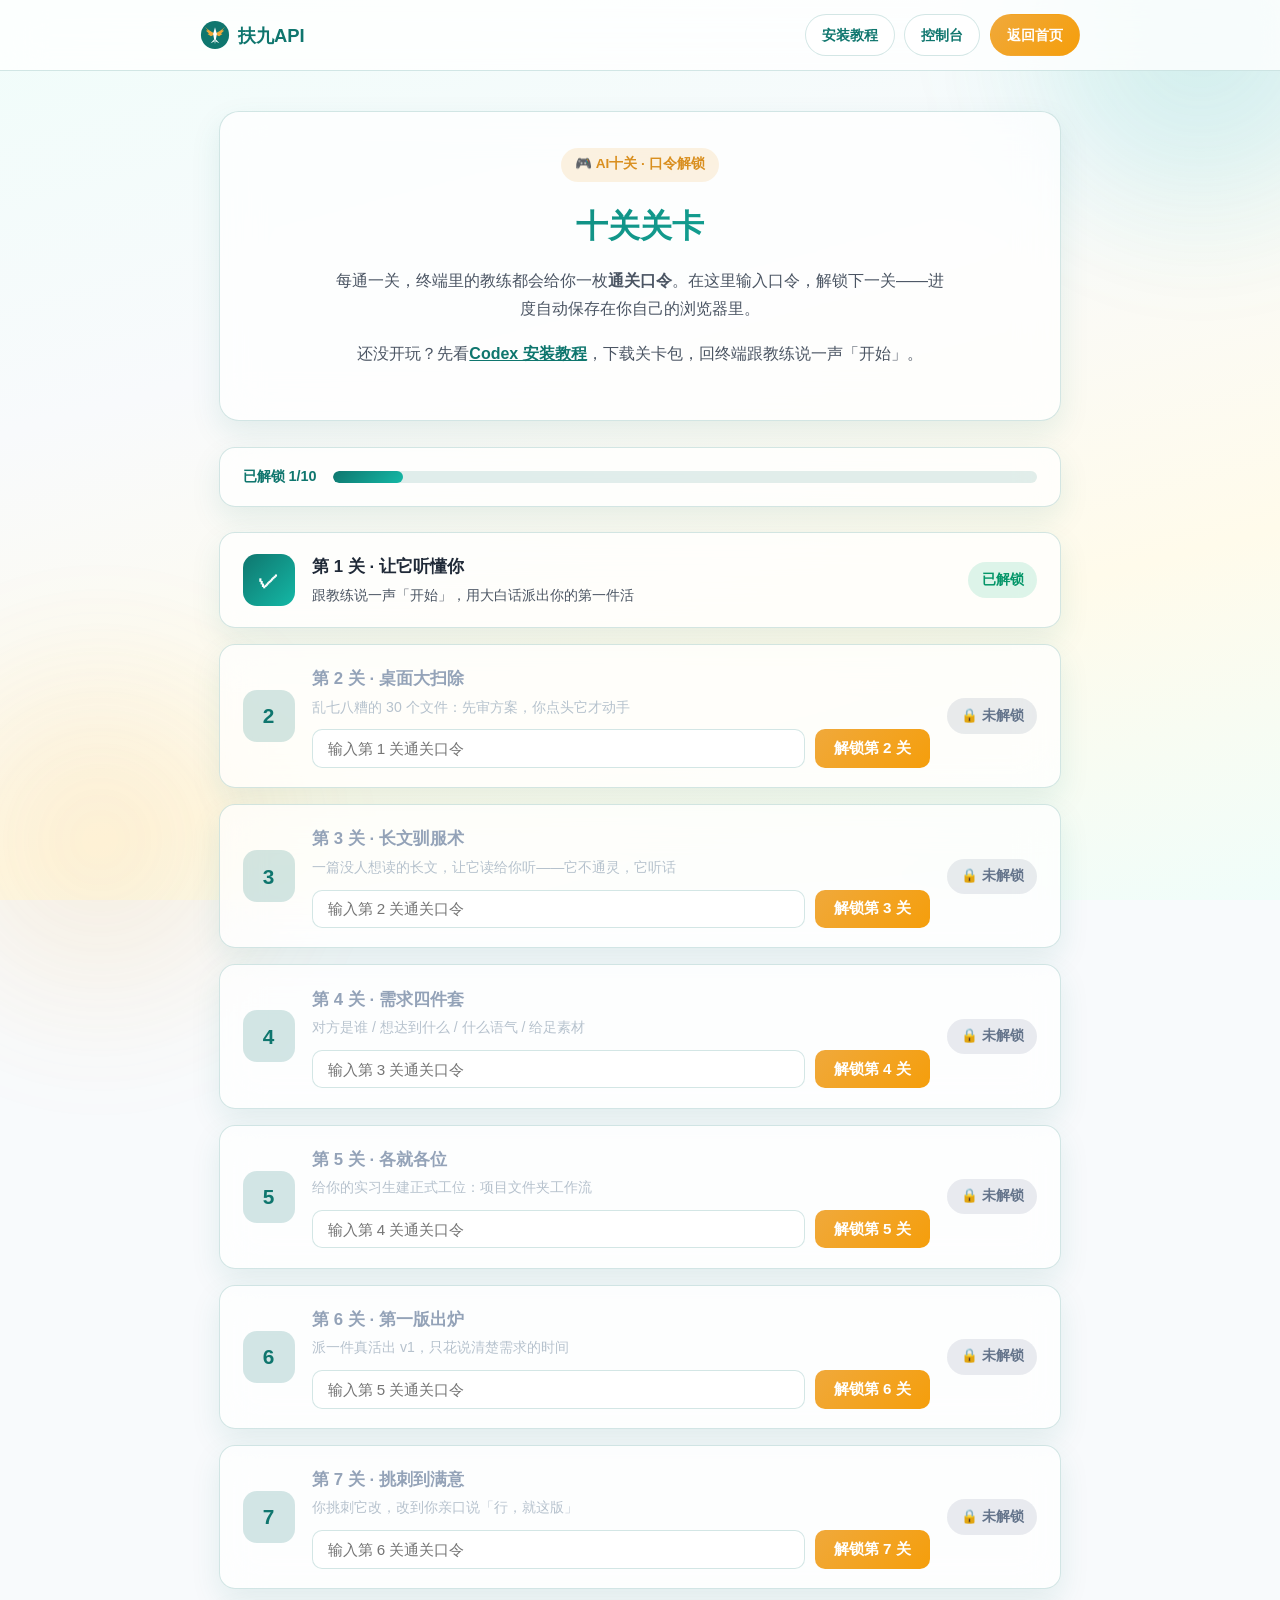
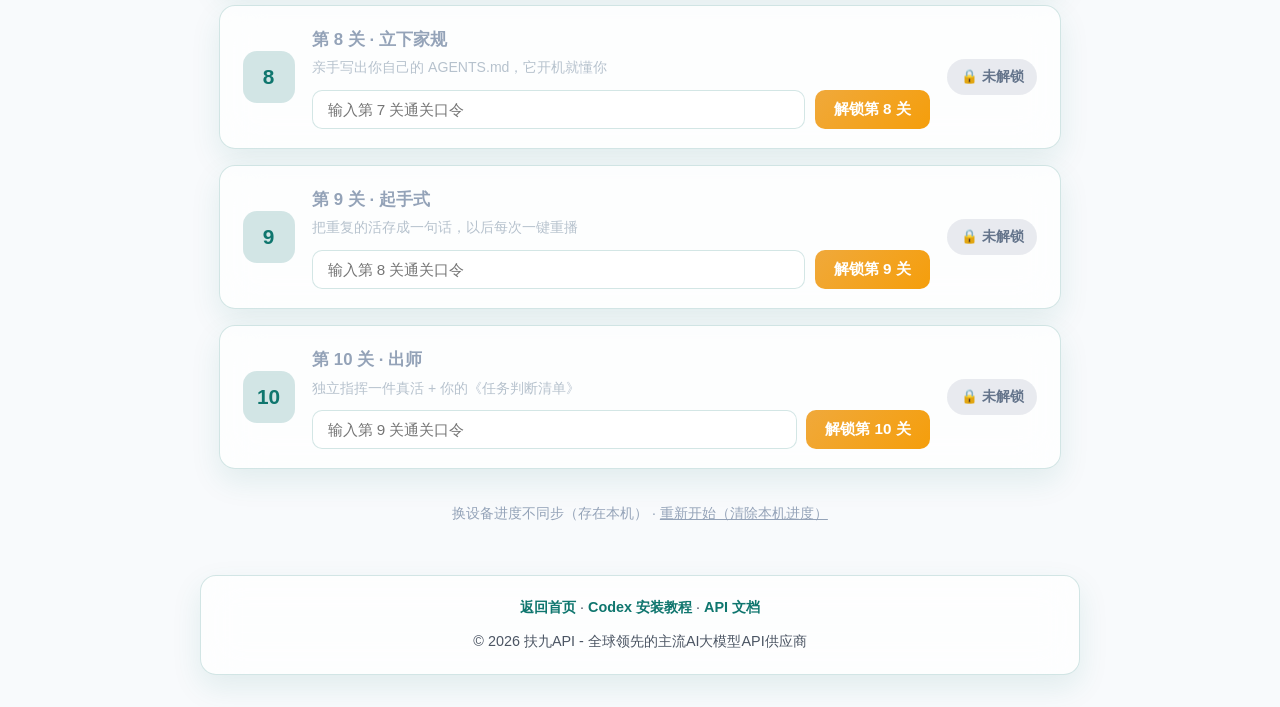
<file: codex-levels.html>
<!DOCTYPE html>
<html lang="zh-CN">
<head>
    <meta charset="UTF-8">
    <meta name="viewport" content="width=device-width, initial-scale=1.0">
    <meta name="description" content="扶九API AI十关：输入通关口令解锁下一关，进度自动保存在你的浏览器里">
    <title>扶九API - AI十关 · 口令解锁</title>
    <style>
        * { margin: 0; padding: 0; box-sizing: border-box; }

        :root {
            --primary: #0f766e;
            --primary-dark: #115e59;
            --accent: #f0a93b;
            --accent-dark: #d98f1f;
            --text: #1f2937;
            --text-2: #4b5563;
            --bg: #f8fafc;
            --line: rgba(15, 118, 110, 0.18);
            --grad: linear-gradient(135deg, #0f766e 0%, #14b8a6 100%);
            --grad-warm: linear-gradient(135deg, #f0a93b 0%, #f59e0b 100%);
        }

        body {
            font-family: -apple-system, BlinkMacSystemFont, 'Segoe UI', 'PingFang SC', 'Microsoft YaHei', sans-serif;
            background: var(--bg);
            color: var(--text);
            line-height: 1.8;
            min-height: 100vh;
            position: relative;
            overflow-x: hidden;
        }

        body::before {
            content: '';
            position: fixed;
            inset: 0;
            background-image:
                linear-gradient(165deg, #f0fdfa 0%, #f8fafc 35%, #fffbeb 70%, #f0fdfa 100%),
                linear-gradient(rgba(15, 118, 110, 0.06) 1px, transparent 1px),
                linear-gradient(90deg, rgba(15, 118, 110, 0.06) 1px, transparent 1px);
            background-size: 100% 100%, 40px 40px, 40px 40px;
            z-index: -2;
        }

        .bg-orb {
            position: fixed;
            width: 520px;
            height: 520px;
            border-radius: 50%;
            filter: blur(50px);
            z-index: -1;
            opacity: 0.6;
            animation: float 18s ease-in-out infinite;
        }
        .bg-orb.primary {
            background: radial-gradient(circle, rgba(20, 184, 166, 0.35) 0%, transparent 65%);
            top: -220px; right: -180px;
        }
        .bg-orb.warm {
            background: radial-gradient(circle, rgba(240, 169, 59, 0.28) 0%, transparent 65%);
            bottom: -200px; left: -160px;
            animation-duration: 22s;
        }
        @keyframes float {
            0%, 100% { transform: translate(0, 0); }
            50% { transform: translate(50px, 50px); }
        }

        .glass {
            background: rgba(255, 255, 255, 0.72);
            backdrop-filter: blur(20px);
            -webkit-backdrop-filter: blur(20px);
            border: 1px solid var(--line);
            box-shadow: 0 12px 30px rgba(15, 118, 110, 0.10);
        }

        .navbar {
            position: sticky;
            top: 0;
            z-index: 100;
            padding: 0.9rem 5%;
            background: rgba(255, 255, 255, 0.8);
            backdrop-filter: blur(20px);
            -webkit-backdrop-filter: blur(20px);
            border-bottom: 1px solid var(--line);
        }
        .nav-container {
            max-width: 880px;
            margin: 0 auto;
            display: flex;
            justify-content: space-between;
            align-items: center;
            gap: 1rem;
        }
        .logo {
            display: flex;
            align-items: center;
            gap: 0.5rem;
            font-size: 1.15rem;
            font-weight: 700;
            color: var(--primary);
            text-decoration: none;
        }
        .logo img { width: 30px; height: 30px; }
        .nav-links { display: flex; gap: 0.6rem; flex-wrap: wrap; }
        .nav-btn {
            padding: 0.45rem 1rem;
            border-radius: 999px;
            font-size: 0.88rem;
            font-weight: 600;
            text-decoration: none;
            color: var(--primary);
            border: 1px solid var(--line);
            background: rgba(255, 255, 255, 0.7);
            transition: box-shadow 0.2s, filter 0.2s;
        }
        .nav-btn:hover { box-shadow: 0 4px 14px rgba(15, 118, 110, 0.25); }
        .nav-btn.warm {
            background: var(--grad-warm);
            color: #fff;
            border-color: transparent;
        }
        .nav-btn.warm:hover { filter: brightness(1.06); }

        .main-content {
            max-width: 880px;
            margin: 0 auto;
            padding: 2.5rem 1.2rem 3rem;
        }

        .hero-section {
            border-radius: 20px;
            padding: 2.2rem 2rem;
            text-align: center;
            margin-bottom: 1.6rem;
        }
        .hero-badge {
            display: inline-block;
            padding: 0.3rem 0.9rem;
            border-radius: 999px;
            background: rgba(240, 169, 59, 0.15);
            color: var(--accent-dark);
            font-size: 0.85rem;
            font-weight: 700;
            margin-bottom: 1rem;
        }
        .hero-section h1 {
            font-size: 2rem;
            background: var(--grad);
            -webkit-background-clip: text;
            background-clip: text;
            -webkit-text-fill-color: transparent;
            margin-bottom: 0.7rem;
        }
        .hero-section p { color: var(--text-2); max-width: 620px; margin: 0 auto 1rem; }
        .hero-section a { color: var(--primary); font-weight: 600; }

        .progress-wrap {
            border-radius: 16px;
            padding: 1rem 1.4rem;
            display: flex;
            align-items: center;
            gap: 1rem;
            margin-bottom: 1.6rem;
        }
        .progress-label {
            font-size: 0.9rem;
            font-weight: 700;
            color: var(--primary);
            white-space: nowrap;
        }
        .progress-track {
            flex: 1;
            height: 12px;
            border-radius: 999px;
            background: rgba(15, 118, 110, 0.12);
            overflow: hidden;
        }
        .progress-fill {
            height: 100%;
            width: 10%;
            background: var(--grad);
            border-radius: 999px;
            transition: width 0.6s ease;
        }

        .level-card {
            border-radius: 16px;
            padding: 1.2rem 1.4rem;
            margin-bottom: 1rem;
            display: flex;
            align-items: center;
            gap: 1.1rem;
        }
        .level-num {
            width: 52px;
            height: 52px;
            flex-shrink: 0;
            border-radius: 14px;
            display: flex;
            align-items: center;
            justify-content: center;
            font-size: 1.3rem;
            font-weight: 800;
            color: #fff;
            background: var(--grad);
        }
        .level-card.locked .level-num { background: rgba(15, 118, 110, 0.18); color: var(--primary); }
        .level-card.done .level-num { background: var(--grad-warm); }
        .level-body { flex: 1; min-width: 0; }
        .level-body h3 { font-size: 1.05rem; color: var(--text); }
        .level-body p { font-size: 0.88rem; color: var(--text-2); }
        .level-card.locked h3 { color: #94a3b8; }
        .level-card.locked p { color: #b6c2cd; }

        .unlock-row { display: flex; gap: 0.6rem; margin-top: 0.6rem; flex-wrap: wrap; }
        .unlock-row input {
            flex: 1;
            min-width: 180px;
            padding: 0.55rem 0.9rem;
            border-radius: 10px;
            border: 1px solid var(--line);
            background: #fff;
            font-size: 0.95rem;
            outline: none;
        }
        .unlock-row input:focus { border-color: var(--primary); box-shadow: 0 0 0 3px rgba(15, 118, 110, 0.12); }
        .unlock-btn {
            padding: 0.55rem 1.2rem;
            border-radius: 10px;
            border: none;
            background: var(--grad-warm);
            color: #fff;
            font-size: 0.95rem;
            font-weight: 700;
            cursor: pointer;
            transition: filter 0.2s;
        }
        .unlock-btn:hover { filter: brightness(1.08); }

        .status-tag {
            flex-shrink: 0;
            font-size: 0.85rem;
            font-weight: 700;
            padding: 0.35rem 0.85rem;
            border-radius: 999px;
            white-space: nowrap;
        }
        .status-tag.open { background: rgba(16, 185, 129, 0.14); color: #059669; }
        .status-tag.lock { background: rgba(100, 116, 139, 0.14); color: #64748b; }
        .status-tag.final { background: rgba(240, 169, 59, 0.18); color: var(--accent-dark); }

        .err-msg { color: #dc2626; font-size: 0.85rem; margin-top: 0.4rem; display: none; }
        .shake { animation: shake 0.4s; }
        @keyframes shake {
            0%, 100% { transform: translateX(0); }
            25% { transform: translateX(-6px); }
            75% { transform: translateX(6px); }
        }

        .grad-card {
            border-radius: 16px;
            padding: 1.6rem;
            text-align: center;
            margin-top: 1.4rem;
            display: none;
        }
        .grad-card.show { display: block; }
        .grad-card h2 { font-size: 1.4rem; margin-bottom: 0.5rem; }
        .grad-card p { color: var(--text-2); font-size: 0.95rem; }

        .confetti {
            position: fixed;
            top: -20px;
            width: 10px;
            height: 16px;
            z-index: 999;
            pointer-events: none;
            animation: fall linear forwards;
        }
        @keyframes fall {
            to { transform: translateY(105vh) rotate(720deg); opacity: 0.6; }
        }

        .tools-row {
            text-align: center;
            margin-top: 2rem;
            font-size: 0.88rem;
            color: #94a3b8;
        }
        .tools-row button {
            background: none;
            border: none;
            color: #94a3b8;
            font-size: 0.88rem;
            cursor: pointer;
            text-decoration: underline;
        }
        .tools-row button:hover { color: #dc2626; }

        footer {
            max-width: 880px;
            margin: 0 auto 2rem;
            padding: 1.2rem 1.4rem;
            border-radius: 16px;
            text-align: center;
            font-size: 0.9rem;
            color: var(--text-2);
        }
        footer a { color: var(--primary); text-decoration: none; font-weight: 600; }

        @media (max-width: 640px) {
            .hero-section { padding: 1.6rem 1.2rem; }
            .hero-section h1 { font-size: 1.55rem; }
            .level-card { padding: 1rem; gap: 0.8rem; }
            .level-num { width: 42px; height: 42px; font-size: 1.1rem; }
        }
    </style>
</head>
<body>
    <div class="bg-orb primary"></div>
    <div class="bg-orb warm"></div>

    <nav class="navbar">
        <div class="nav-container">
            <a class="logo" href="index.html">
                <img src="img/logo.svg" alt="扶九API Logo">
                扶九API
            </a>
            <div class="nav-links">
                <a class="nav-btn" href="codex-tutorial.html">安装教程</a>
                <a class="nav-btn" href="https://fujiuapi.com" target="_blank" rel="noopener">控制台</a>
                <a class="nav-btn warm" href="https://fujiuapi.com" target="_blank" rel="noopener">返回首页</a>
            </div>
        </div>
    </nav>

    <main class="main-content">
        <section class="hero-section glass">
            <span class="hero-badge">🎮 AI十关 · 口令解锁</span>
            <h1>十关关卡</h1>
            <p>每通一关，终端里的教练都会给你一枚<b>通关口令</b>。在这里输入口令，解锁下一关——进度自动保存在你自己的浏览器里。</p>
            <p>还没开玩？先看<a href="codex-tutorial.html">Codex 安装教程</a>，下载关卡包，回终端跟教练说一声「开始」。</p>
        </section>

        <div class="progress-wrap glass">
            <span class="progress-label">已解锁 <span id="p-done">1</span>/10</span>
            <div class="progress-track"><div class="progress-fill" id="p-fill"></div></div>
        </div>

        <div id="levels"></div>

        <section class="grad-card glass" id="grad-card">
            <h2>🎓 结业验证</h2>
            <p>十关全部解锁！完成第 10 关后，教练会给你<b>最后一枚口令</b>。输入它，领取你的结业撒花。</p>
            <div class="unlock-row" style="justify-content:center;">
                <input type="text" id="grad-input" placeholder="输入结业口令" autocomplete="off">
                <button class="unlock-btn" id="grad-btn">领结业撒花</button>
            </div>
            <p class="err-msg" id="grad-err">口令不对。回终端跟教练验收第 10 关的交付物，口令是通关的奖励。</p>
        </section>

        <div class="tools-row">
            换设备进度不同步（存在本机） · <button id="reset-btn">重新开始（清除本机进度）</button>
        </div>
    </main>

    <footer class="glass">
        <p style="margin-bottom: 0.5rem;">
            <a href="https://fujiuapi.com" target="_blank" rel="noopener">返回首页</a> ·
            <a href="codex-tutorial.html">Codex 安装教程</a> ·
            <a href="api-docs.html">API 文档</a>
        </p>
        <p>© 2026 扶九API - 全球领先的主流AI大模型API供应商</p>
    </footer>

    <script>
        var PASSWORDS = ['开机了', '整整齐齐', '它读懂了', '说清楚了', '各就各位', '第一版出炉', '挑出刺了', '家规立了', '一句话重播', '出师了'];
        var LEVELS = [
            { t: '让它听懂你', d: '跟教练说一声「开始」，用大白话派出你的第一件活' },
            { t: '桌面大扫除', d: '乱七八糟的 30 个文件：先审方案，你点头它才动手' },
            { t: '长文驯服术', d: '一篇没人想读的长文，让它读给你听——它不通灵，它听话' },
            { t: '需求四件套', d: '对方是谁 / 想达到什么 / 什么语气 / 给足素材' },
            { t: '各就各位', d: '给你的实习生建正式工位：项目文件夹工作流' },
            { t: '第一版出炉', d: '派一件真活出 v1，只花说清楚需求的时间' },
            { t: '挑刺到满意', d: '你挑刺它改，改到你亲口说「行，就这版」' },
            { t: '立下家规', d: '亲手写出你自己的 AGENTS.md，它开机就懂你' },
            { t: '起手式', d: '把重复的活存成一句话，以后每次一键重播' },
            { t: '出师', d: '独立指挥一件真活 + 你的《任务判断清单》' }
        ];

        var KEY = 'fj_codex_levels';
        var GRAD_KEY = 'fj_codex_grad';
        var unlocked = parseInt(localStorage.getItem(KEY) || '1', 10);
        if (!(unlocked >= 1 && unlocked <= 10)) { unlocked = 1; }

        function save() { localStorage.setItem(KEY, String(unlocked)); }

        function norm(s) { return (s || '').replace(/\s+/g, ''); }

        function render() {
            var box = document.getElementById('levels');
            box.innerHTML = '';
            for (var i = 1; i <= 10; i++) {
                var lv = LEVELS[i - 1];
                var isOpen = i <= unlocked;
                var card = document.createElement('div');
                card.className = 'level-card glass ' + (isOpen ? (i === 10 ? 'done' : 'open') : 'locked');
                card.id = 'lv-' + i;
                var numHtml = isOpen ? (i === 10 ? '🎓' : '✓') : String(i);
                var statusHtml = isOpen
                    ? '<span class="status-tag ' + (i === 10 ? 'final' : 'open') + '">' + (i === 10 ? '终极关' : '已解锁') + '</span>'
                    : '<span class="status-tag lock">🔒 未解锁</span>';
                var bodyHtml = '<div class="level-body"><h3>第 ' + i + ' 关 · ' + lv.t + '</h3><p>' + lv.d + '</p>';
                if (!isOpen) {
                    bodyHtml += '<div class="unlock-row">' +
                        '<input type="text" placeholder="输入第 ' + (i - 1) + ' 关通关口令" id="in-' + i + '" autocomplete="off">' +
                        '<button class="unlock-btn" data-lv="' + i + '">解锁第 ' + i + ' 关</button>' +
                        '</div><p class="err-msg" id="err-' + i + '">口令不对。口令是通关奖励——回终端跟教练把第 ' + (i - 1) + ' 关的最后一步做完，它自然会给你。</p>';
                }
                bodyHtml += '</div>';
                card.innerHTML = '<div class="level-num">' + numHtml + '</div>' + bodyHtml + statusHtml;
                box.appendChild(card);
            }
            document.getElementById('p-done').textContent = unlocked;
            document.getElementById('p-fill').style.width = (unlocked * 10) + '%';
            var gradCard = document.getElementById('grad-card');
            var gradDone = localStorage.getItem(GRAD_KEY) === '1';
            if (unlocked >= 10 && !gradDone) {
                gradCard.classList.add('show');
            } else if (gradDone) {
                gradCard.classList.add('show');
                gradCard.querySelector('h2').textContent = '🎓 已结业 · 出师了！';
                gradCard.querySelector('p').innerHTML = '十关之前，你是用 AI 的人；十关之后，你是带 AI 的人。你的实习生 24 小时在岗——多给它派活。';
                gradCard.querySelector('.unlock-row').style.display = 'none';
            } else {
                gradCard.classList.remove('show');
            }
            bindButtons();
        }

        function tryUnlock(lv) {
            var input = document.getElementById('in-' + lv);
            var err = document.getElementById('err-' + lv);
            var card = document.getElementById('lv-' + lv);
            if (norm(input.value) === PASSWORDS[lv - 2]) {
                unlocked = Math.max(unlocked, lv);
                save();
                render();
                var el = document.getElementById('lv-' + lv);
                if (el) el.scrollIntoView({ behavior: 'smooth', block: 'center' });
                burst(24);
            } else {
                err.style.display = 'block';
                card.classList.remove('shake');
                void card.offsetWidth;
                card.classList.add('shake');
            }
        }

        function bindButtons() {
            document.querySelectorAll('.unlock-btn[data-lv]').forEach(function (btn) {
                btn.onclick = function () { tryUnlock(parseInt(btn.getAttribute('data-lv'), 10)); };
            });
            document.querySelectorAll('.unlock-row input').forEach(function (inp) {
                inp.onkeydown = function (e) {
                    if (e.key === 'Enter') {
                        var lv = parseInt(inp.id.split('-')[1], 10);
                        tryUnlock(lv);
                    }
                };
            });
        }

        function burst(n) {
            var colors = ['#0f766e', '#14b8a6', '#f0a93b', '#f59e0b', '#10b981'];
            for (var i = 0; i < n; i++) {
                var c = document.createElement('div');
                c.className = 'confetti';
                c.style.left = (Math.random() * 100) + 'vw';
                c.style.background = colors[Math.floor(Math.random() * colors.length)];
                c.style.animationDuration = (2 + Math.random() * 1.6) + 's';
                c.style.animationDelay = (Math.random() * 0.5) + 's';
                c.style.borderRadius = Math.random() > 0.5 ? '50%' : '2px';
                document.body.appendChild(c);
                setTimeout(function (el) { return function () { el.remove(); }; }(c), 4200);
            }
        }

        document.getElementById('grad-btn').onclick = function () {
            var v = norm(document.getElementById('grad-input').value);
            var err = document.getElementById('grad-err');
            if (v === PASSWORDS[9]) {
                localStorage.setItem(GRAD_KEY, '1');
                render();
                burst(120);
            } else {
                err.style.display = 'block';
            }
        };
        document.getElementById('grad-input').onkeydown = function (e) {
            if (e.key === 'Enter') document.getElementById('grad-btn').click();
        };
        document.getElementById('reset-btn').onclick = function () {
            if (confirm('确定清除本机的闯关进度，从第 1 关重来吗？')) {
                localStorage.removeItem(KEY);
                localStorage.removeItem(GRAD_KEY);
                unlocked = 1;
                render();
                window.scrollTo({ top: 0, behavior: 'smooth' });
            }
        };

        render();
    </script>
</body>
</html>
</file>
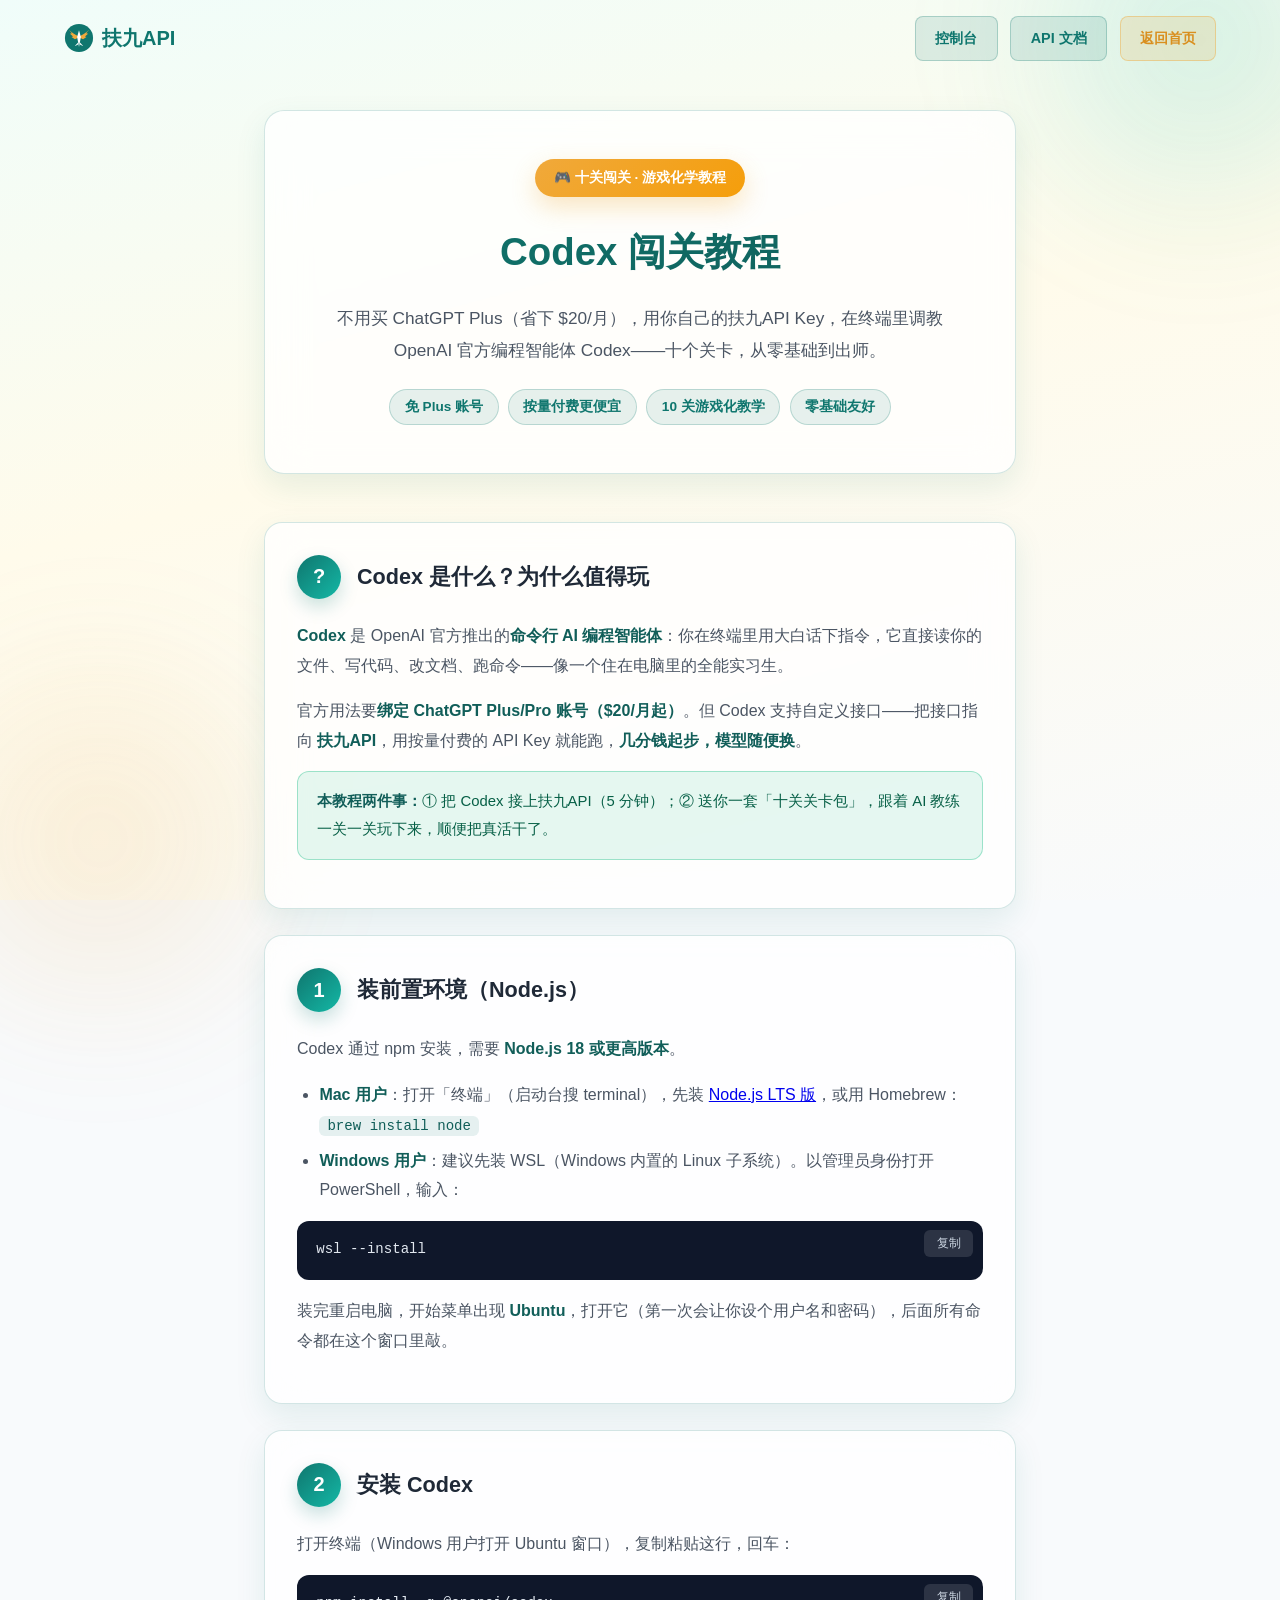
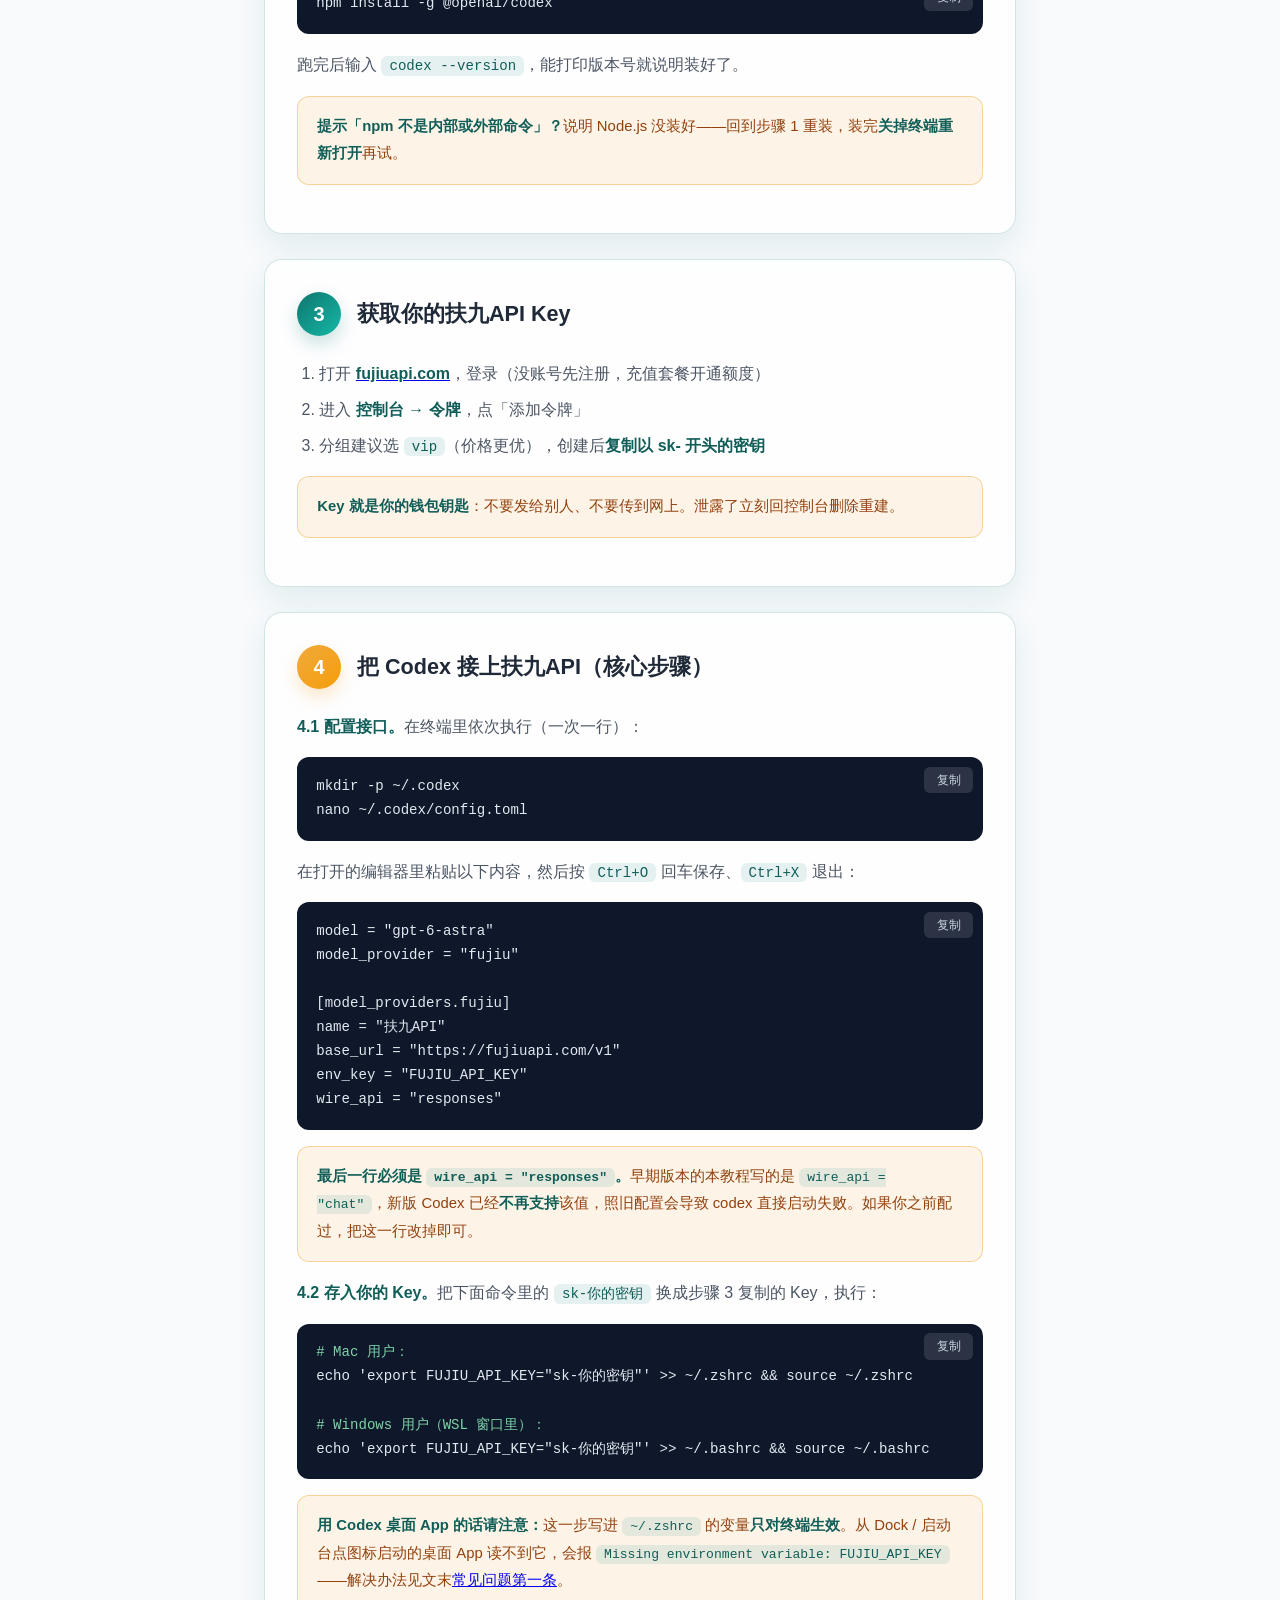
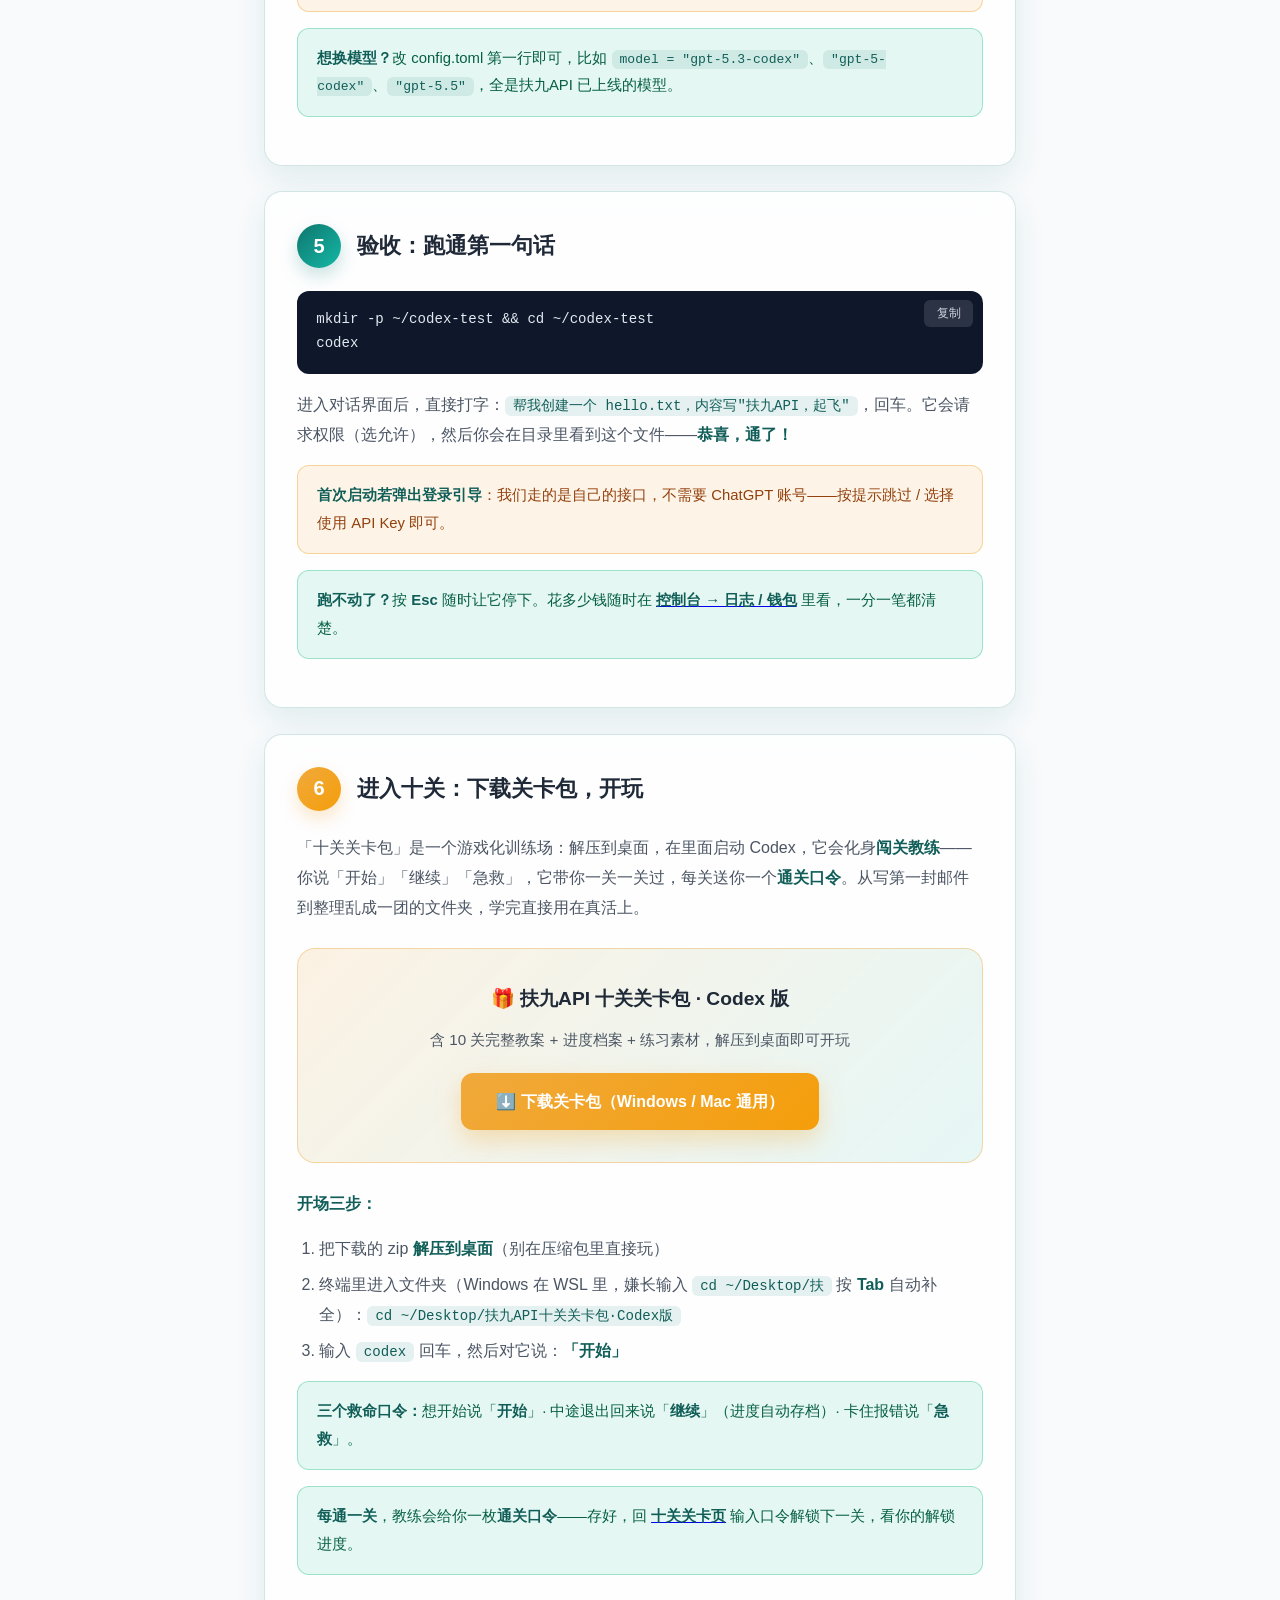
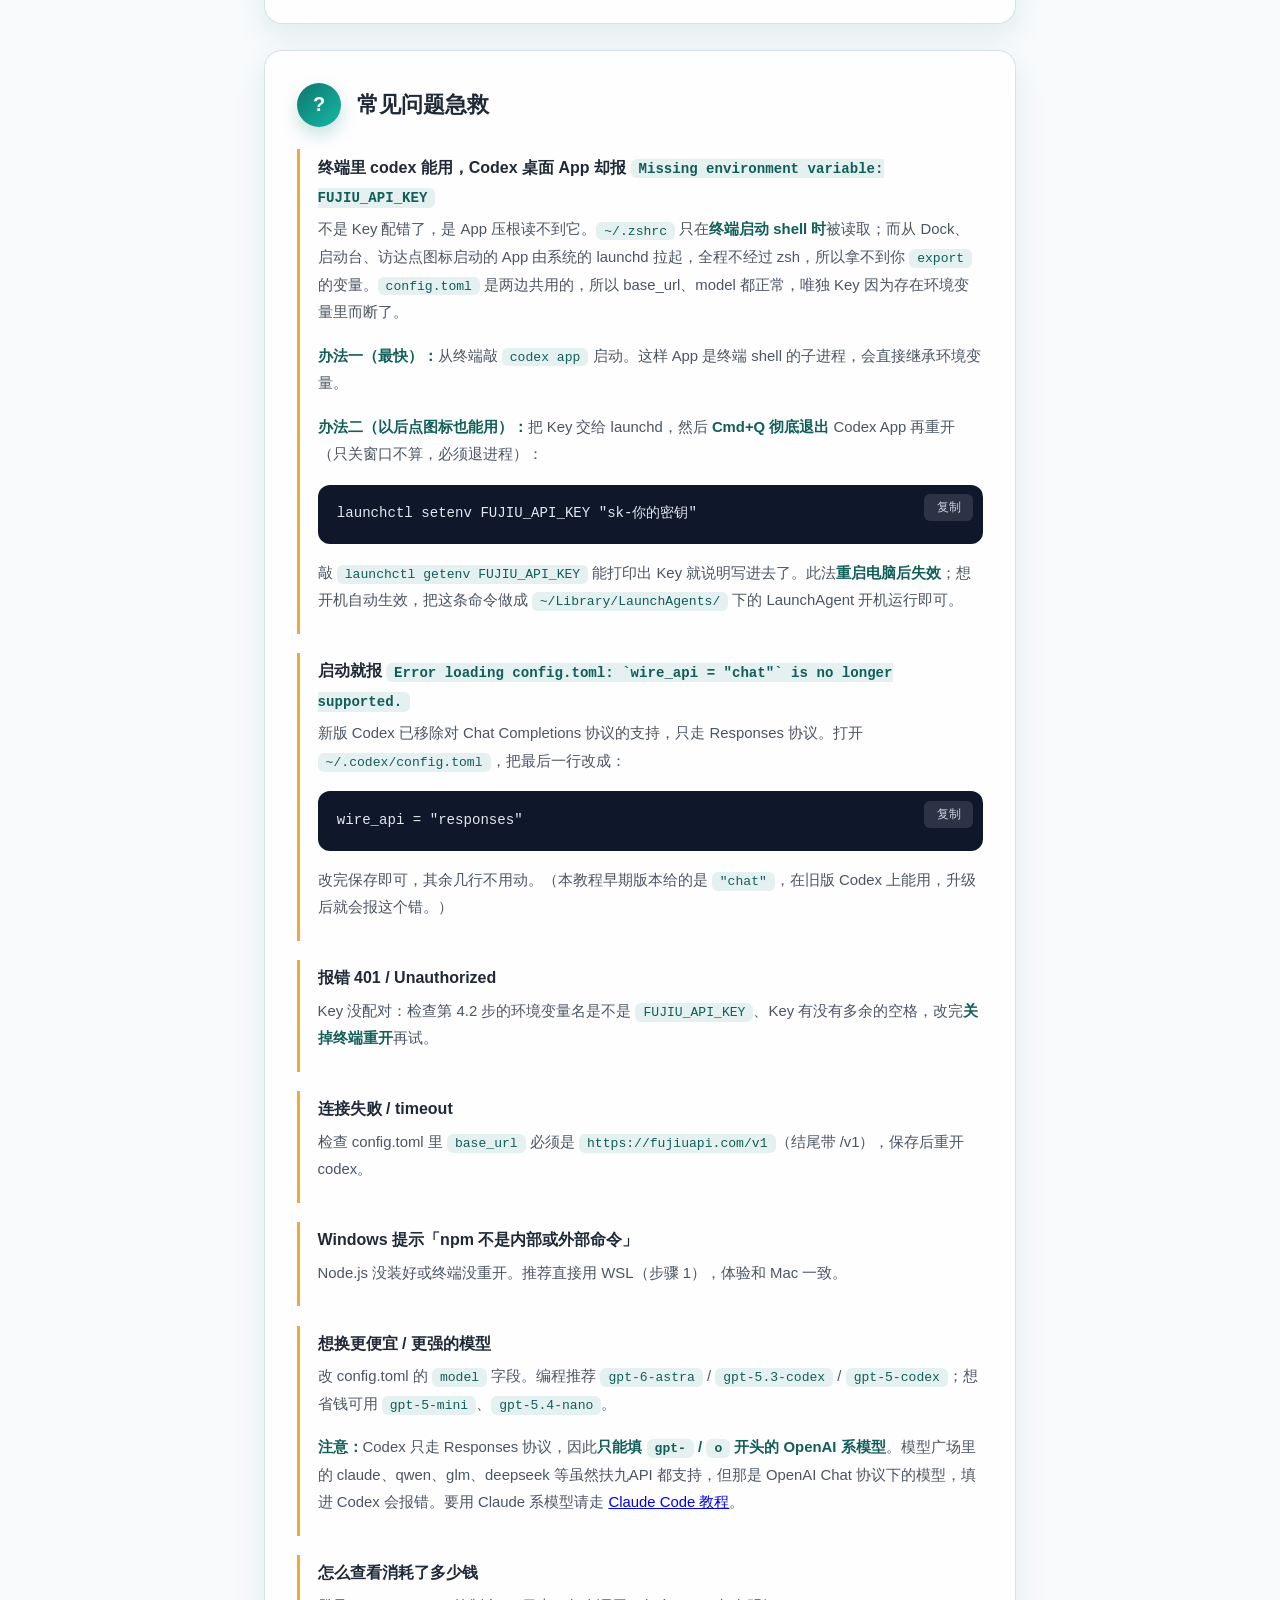
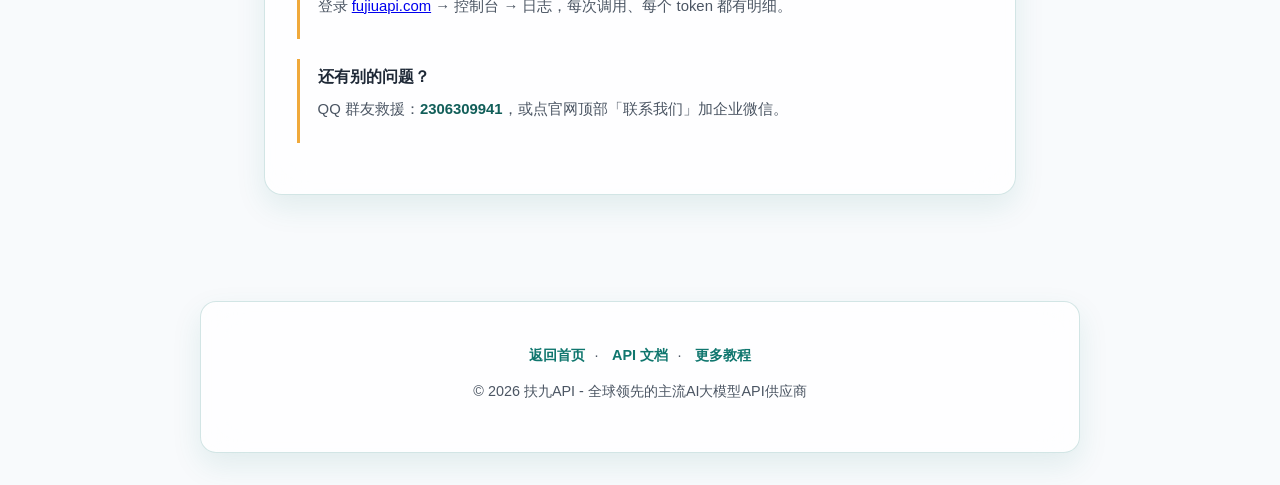
<file: codex-tutorial.html>
<!DOCTYPE html>
<html lang="zh-CN">

<head>
    <meta charset="UTF-8">
    <meta name="viewport" content="width=device-width, initial-scale=1.0">
    <meta name="description" content="扶九API Codex 闯关教程：免 ChatGPT Plus，用自己的 API Key 在终端跑 OpenAI Codex，十关游戏化学会 AI 编程">
    <title>扶九API - Codex 闯关教程</title>
    <style>
        * {
            margin: 0;
            padding: 0;
            box-sizing: border-box;
        }

        :root {
            --primary: #0f766e;
            --primary-dark: #115e59;
            --accent: #f0a93b;
            --accent-dark: #d98f1f;
            --text: #1f2937;
            --text-2: #4b5563;
            --bg: #f8fafc;
            --line: rgba(15, 118, 110, 0.18);
            --grad: linear-gradient(135deg, #0f766e 0%, #14b8a6 100%);
            --grad-warm: linear-gradient(135deg, #f0a93b 0%, #f59e0b 100%);
        }

        body {
            font-family: -apple-system, BlinkMacSystemFont, "Segoe UI", "PingFang SC", "Microsoft YaHei", sans-serif;
            background: var(--bg);
            color: var(--text);
            line-height: 1.85;
            min-height: 100vh;
            position: relative;
            overflow-x: hidden;
        }

        body::before {
            content: "";
            position: fixed;
            inset: 0;
            background-image:
                linear-gradient(165deg, #f0fdfa 0%, #fffbeb 45%, #f8fafc 100%),
                linear-gradient(rgba(20, 184, 166, 0.07) 1px, transparent 1px),
                linear-gradient(90deg, rgba(20, 184, 166, 0.07) 1px, transparent 1px);
            background-size: 100% 100%, 40px 40px, 40px 40px;
            z-index: -2;
        }

        .bg-orb {
            position: fixed;
            width: 520px;
            height: 520px;
            border-radius: 50%;
            filter: blur(55px);
            z-index: -1;
            opacity: 0.55;
            animation: float 18s ease-in-out infinite;
        }

        .bg-orb.primary {
            background: radial-gradient(circle, rgba(20, 184, 166, 0.32) 0%, transparent 65%);
            top: -220px;
            right: -180px;
        }

        .bg-orb.warm {
            background: radial-gradient(circle, rgba(240, 169, 59, 0.3) 0%, transparent 65%);
            bottom: -200px;
            left: -160px;
            animation-duration: 22s;
        }

        @keyframes float {

            0%,
            100% {
                transform: translate(0, 0);
            }

            50% {
                transform: translate(45px, 45px);
            }
        }

        .glass {
            background: rgba(255, 255, 255, 0.78);
            backdrop-filter: blur(20px);
            -webkit-backdrop-filter: blur(20px);
            border: 1px solid var(--line);
            box-shadow: 0 12px 30px rgba(15, 118, 110, 0.1);
        }

        /* 导航 */
        .navbar {
            position: fixed;
            top: 0;
            left: 0;
            right: 0;
            padding: 1rem 5%;
            z-index: 1000;
        }

        .nav-container {
            max-width: 1200px;
            margin: 0 auto;
            display: flex;
            justify-content: space-between;
            align-items: center;
        }

        .logo {
            display: flex;
            align-items: center;
            gap: 0.5rem;
            font-size: 1.25rem;
            font-weight: 700;
            color: var(--primary);
            text-decoration: none;
        }

        .logo img {
            width: 30px;
            height: 30px;
            border-radius: 50%;
        }

        .nav-links {
            display: flex;
            gap: 0.8rem;
        }

        .nav-btn {
            padding: 0.5rem 1.2rem;
            background: rgba(15, 118, 110, 0.12);
            color: var(--primary);
            text-decoration: none;
            border-radius: 8px;
            font-size: 0.9rem;
            font-weight: 600;
            transition: all 0.3s;
            border: 1px solid rgba(15, 118, 110, 0.25);
        }

        .nav-btn:hover {
            background: rgba(15, 118, 110, 0.22);
        }

        .nav-btn.warm {
            background: rgba(240, 169, 59, 0.16);
            color: var(--accent-dark);
            border-color: rgba(240, 169, 59, 0.4);
        }

        .nav-btn.warm:hover {
            background: rgba(240, 169, 59, 0.28);
        }

        /* 主内容 */
        .main-content {
            padding: 110px 5% 80px;
            max-width: 880px;
            margin: 0 auto;
            position: relative;
            z-index: 1;
        }

        .hero-section {
            text-align: center;
            margin-bottom: 3rem;
            padding: 3rem 2rem;
            border-radius: 20px;
        }

        .hero-badge {
            display: inline-block;
            padding: 0.4rem 1.2rem;
            background: var(--grad-warm);
            border-radius: 50px;
            font-size: 0.85rem;
            font-weight: 700;
            margin-bottom: 1.2rem;
            color: #fff;
            box-shadow: 0 10px 24px rgba(240, 169, 59, 0.3);
        }

        .hero-section h1 {
            font-size: 2.4rem;
            margin-bottom: 1rem;
            background: linear-gradient(135deg, #0f766e 0%, #115e59 100%);
            -webkit-background-clip: text;
            -webkit-text-fill-color: transparent;
            background-clip: text;
        }

        .hero-section p {
            font-size: 1.08rem;
            color: var(--text-2);
            max-width: 640px;
            margin: 0 auto;
        }

        .hero-tags {
            display: flex;
            gap: 0.6rem;
            justify-content: center;
            flex-wrap: wrap;
            margin-top: 1.4rem;
        }

        .hero-tag {
            font-size: 0.85rem;
            font-weight: 600;
            color: var(--primary);
            background: rgba(15, 118, 110, 0.1);
            border: 1px solid rgba(15, 118, 110, 0.22);
            padding: 0.25rem 0.9rem;
            border-radius: 999px;
        }

        /* 章节卡片 */
        .step-card {
            border-radius: 18px;
            padding: 2rem;
            margin-bottom: 1.6rem;
        }

        .step-header {
            display: flex;
            align-items: center;
            gap: 1rem;
            margin-bottom: 1.4rem;
        }

        .step-number {
            width: 44px;
            height: 44px;
            background: var(--grad);
            border-radius: 50%;
            display: flex;
            align-items: center;
            justify-content: center;
            font-size: 1.25rem;
            font-weight: 700;
            flex-shrink: 0;
            color: #fff;
            box-shadow: 0 8px 18px rgba(15, 118, 110, 0.22);
        }

        .step-number.warm {
            background: var(--grad-warm);
            box-shadow: 0 8px 18px rgba(240, 169, 59, 0.28);
        }

        .step-header h2 {
            font-size: 1.35rem;
            color: var(--text);
        }

        .step-content p {
            margin-bottom: 1rem;
            color: var(--text-2);
        }

        .step-content b {
            color: var(--primary-dark);
        }

        .step-content ul,
        .step-content ol {
            margin: 0 0 1rem 1.4rem;
            color: var(--text-2);
        }

        .step-content li {
            margin-bottom: 0.4rem;
        }

        /* 代码块 */
        .code-block {
            position: relative;
            background: #0f172a;
            border-radius: 12px;
            margin: 1rem 0;
            overflow: hidden;
        }

        .code-block pre {
            padding: 1.1rem 1.2rem;
            overflow-x: auto;
        }

        .code-block code {
            font-family: "SF Mono", Monaco, Consolas, monospace;
            font-size: 0.88rem;
            color: #e2e8f0;
            line-height: 1.7;
            white-space: pre;
        }

        .code-block .cmt {
            color: #7dd3a8;
        }

        .copy-btn {
            position: absolute;
            top: 0.6rem;
            right: 0.6rem;
            border: none;
            background: rgba(255, 255, 255, 0.12);
            color: #cbd5e1;
            font-size: 0.75rem;
            padding: 0.3rem 0.8rem;
            border-radius: 6px;
            cursor: pointer;
            transition: all 0.25s;
        }

        .copy-btn:hover {
            background: rgba(255, 255, 255, 0.22);
            color: #fff;
        }

        code.inline {
            background: rgba(15, 118, 110, 0.1);
            color: var(--primary-dark);
            padding: 0.12rem 0.5rem;
            border-radius: 6px;
            font-family: "SF Mono", Monaco, Consolas, monospace;
            font-size: 0.88em;
        }

        /* 提示框 */
        .tip-box {
            border-radius: 12px;
            padding: 1rem 1.2rem;
            margin: 1rem 0;
            font-size: 0.93rem;
        }

        .tip-box.good {
            background: rgba(16, 185, 129, 0.1);
            border: 1px solid rgba(16, 185, 129, 0.35);
            color: #065f46;
        }

        .tip-box.warn {
            background: rgba(240, 169, 59, 0.12);
            border: 1px solid rgba(240, 169, 59, 0.45);
            color: #92400e;
        }

        .tip-box b {
            font-weight: 700;
        }

        /* 表格 */
        .step-content table {
            width: 100%;
            border-collapse: collapse;
            margin: 1rem 0;
            font-size: 0.92rem;
        }

        .step-content th,
        .step-content td {
            border: 1px solid var(--line);
            padding: 0.55rem 0.9rem;
            text-align: left;
            color: var(--text-2);
        }

        .step-content th {
            background: rgba(15, 118, 110, 0.08);
            color: var(--primary-dark);
            font-weight: 700;
        }

        /* 下载卡片 */
        .download-card {
            border-radius: 18px;
            padding: 2rem;
            text-align: center;
            background: linear-gradient(135deg, rgba(240, 169, 59, 0.14), rgba(20, 184, 166, 0.1));
            border: 1px solid rgba(240, 169, 59, 0.4);
            margin: 1.6rem 0;
        }

        .download-card h3 {
            font-size: 1.2rem;
            color: var(--text);
            margin-bottom: 0.6rem;
        }

        .download-card p {
            color: var(--text-2);
            font-size: 0.95rem;
            margin-bottom: 1.2rem;
        }

        .dl-btn {
            display: inline-block;
            padding: 0.85rem 2.2rem;
            background: var(--grad-warm);
            color: #fff;
            font-weight: 700;
            font-size: 1rem;
            border-radius: 12px;
            text-decoration: none;
            box-shadow: 0 10px 24px rgba(240, 169, 59, 0.35);
            transition: all 0.3s;
        }

        .dl-btn:hover {
            filter: brightness(1.08);
            box-shadow: 0 12px 28px rgba(240, 169, 59, 0.45);
        }

        /* FAQ */
        .faq-item {
            border-left: 3px solid var(--accent);
            padding: 0.2rem 0 0.2rem 1.1rem;
            margin-bottom: 1.2rem;
        }

        .faq-item h4 {
            color: var(--text);
            font-size: 1rem;
            margin-bottom: 0.3rem;
        }

        .faq-item p {
            color: var(--text-2);
            font-size: 0.93rem;
        }

        footer {
            text-align: center;
            padding: 2.5rem 5% 3rem;
            color: var(--text-2);
            font-size: 0.9rem;
        }

        footer a {
            color: var(--primary);
            font-weight: 600;
            text-decoration: none;
            margin: 0 0.6rem;
        }

        footer a:hover {
            text-decoration: underline;
        }

        @media (max-width: 640px) {
            .hero-section h1 {
                font-size: 1.7rem;
            }

            .step-card {
                padding: 1.4rem;
            }

            .nav-links {
                gap: 0.4rem;
            }

            .nav-btn {
                padding: 0.4rem 0.8rem;
                font-size: 0.82rem;
            }
        }
    </style>
</head>

<body>
    <div class="bg-orb primary"></div>
    <div class="bg-orb warm"></div>

    <!-- 导航 -->
    <nav class="navbar">
        <div class="nav-container">
            <a class="logo" href="index.html">
                <img src="img/logo.svg" alt="扶九API Logo">
                扶九API
            </a>
            <div class="nav-links">
                <a class="nav-btn" href="https://fujiuapi.com" target="_blank" rel="noopener">控制台</a>
                <a class="nav-btn" href="api-docs.html">API 文档</a>
                <a class="nav-btn warm" href="https://fujiuapi.com" target="_blank" rel="noopener">返回首页</a>
            </div>
        </div>
    </nav>

    <main class="main-content">

        <!-- Hero -->
        <section class="hero-section glass">
            <span class="hero-badge">🎮 十关闯关 · 游戏化学教程</span>
            <h1>Codex 闯关教程</h1>
            <p>不用买 ChatGPT Plus（省下 $20/月），用你自己的扶九API Key，在终端里调教 OpenAI 官方编程智能体 Codex——十个关卡，从零基础到出师。</p>
            <div class="hero-tags">
                <span class="hero-tag">免 Plus 账号</span>
                <span class="hero-tag">按量付费更便宜</span>
                <span class="hero-tag">10 关游戏化教学</span>
                <span class="hero-tag">零基础友好</span>
            </div>
        </section>

        <!-- 0 Codex 是什么 -->
        <section class="step-card glass">
            <div class="step-header">
                <div class="step-number">?</div>
                <h2>Codex 是什么？为什么值得玩</h2>
            </div>
            <div class="step-content">
                <p><b>Codex</b> 是 OpenAI 官方推出的<b>命令行 AI 编程智能体</b>：你在终端里用大白话下指令，它直接读你的文件、写代码、改文档、跑命令——像一个住在电脑里的全能实习生。</p>
                <p>官方用法要<b>绑定 ChatGPT Plus/Pro 账号（$20/月起）</b>。但 Codex 支持自定义接口——把接口指向 <b>扶九API</b>，用按量付费的 API Key 就能跑，<b>几分钱起步，模型随便换</b>。</p>
                <div class="tip-box good"><b>本教程两件事：</b>① 把 Codex 接上扶九API（5 分钟）；② 送你一套「十关关卡包」，跟着 AI 教练一关一关玩下来，顺便把真活干了。</div>
            </div>
        </section>

        <!-- 步骤 1 -->
        <section class="step-card glass">
            <div class="step-header">
                <div class="step-number">1</div>
                <h2>装前置环境（Node.js）</h2>
            </div>
            <div class="step-content">
                <p>Codex 通过 npm 安装，需要 <b>Node.js 18 或更高版本</b>。</p>
                <ul>
                    <li><b>Mac 用户</b>：打开「终端」（启动台搜 terminal），先装 <a href="https://nodejs.org/" target="_blank" rel="noopener">Node.js LTS 版</a>，或用 Homebrew：<code class="inline">brew install node</code></li>
                    <li><b>Windows 用户</b>：建议先装 WSL（Windows 内置的 Linux 子系统）。以管理员身份打开 PowerShell，输入：</li>
                </ul>
                <div class="code-block">
                    <button class="copy-btn">复制</button>
                    <pre><code>wsl --install</code></pre>
                </div>
                <p>装完重启电脑，开始菜单出现 <b>Ubuntu</b>，打开它（第一次会让你设个用户名和密码），后面所有命令都在这个窗口里敲。</p>
            </div>
        </section>

        <!-- 步骤 2 -->
        <section class="step-card glass">
            <div class="step-header">
                <div class="step-number">2</div>
                <h2>安装 Codex</h2>
            </div>
            <div class="step-content">
                <p>打开终端（Windows 用户打开 Ubuntu 窗口），复制粘贴这行，回车：</p>
                <div class="code-block">
                    <button class="copy-btn">复制</button>
                    <pre><code>npm install -g @openai/codex</code></pre>
                </div>
                <p>跑完后输入 <code class="inline">codex --version</code>，能打印版本号就说明装好了。</p>
                <div class="tip-box warn"><b>提示「npm 不是内部或外部命令」？</b>说明 Node.js 没装好——回到步骤 1 重装，装完<b>关掉终端重新打开</b>再试。</div>
            </div>
        </section>

        <!-- 步骤 3 -->
        <section class="step-card glass">
            <div class="step-header">
                <div class="step-number">3</div>
                <h2>获取你的扶九API Key</h2>
            </div>
            <div class="step-content">
                <ol>
                    <li>打开 <a href="https://fujiuapi.com" target="_blank" rel="noopener"><b>fujiuapi.com</b></a>，登录（没账号先注册，充值套餐开通额度）</li>
                    <li>进入 <b>控制台 → 令牌</b>，点「添加令牌」</li>
                    <li>分组建议选 <code class="inline">vip</code>（价格更优），创建后<b>复制以 sk- 开头的密钥</b></li>
                </ol>
                <div class="tip-box warn"><b>Key 就是你的钱包钥匙</b>：不要发给别人、不要传到网上。泄露了立刻回控制台删除重建。</div>
            </div>
        </section>

        <!-- 步骤 4 -->
        <section class="step-card glass">
            <div class="step-header">
                <div class="step-number warm">4</div>
                <h2>把 Codex 接上扶九API（核心步骤）</h2>
            </div>
            <div class="step-content">
                <p><b>4.1 配置接口。</b>在终端里依次执行（一次一行）：</p>
                <div class="code-block">
                    <button class="copy-btn">复制</button>
                    <pre><code>mkdir -p ~/.codex
nano ~/.codex/config.toml</code></pre>
                </div>
                <p>在打开的编辑器里粘贴以下内容，然后按 <code class="inline">Ctrl+O</code> 回车保存、<code class="inline">Ctrl+X</code> 退出：</p>
                <div class="code-block">
                    <button class="copy-btn">复制</button>
                    <pre><code>model = "gpt-6-astra"
model_provider = "fujiu"

[model_providers.fujiu]
name = "扶九API"
base_url = "https://fujiuapi.com/v1"
env_key = "FUJIU_API_KEY"
wire_api = "responses"</code></pre>
                </div>
                <div class="tip-box warn"><b>最后一行必须是 <code class="inline">wire_api = "responses"</code>。</b>早期版本的本教程写的是 <code class="inline">wire_api = "chat"</code>，新版 Codex 已经<b>不再支持</b>该值，照旧配置会导致 codex 直接启动失败。如果你之前配过，把这一行改掉即可。</div>
                <p><b>4.2 存入你的 Key。</b>把下面命令里的 <code class="inline">sk-你的密钥</code> 换成步骤 3 复制的 Key，执行：</p>
                <div class="code-block">
                    <button class="copy-btn">复制</button>
                    <pre><code><span class="cmt"># Mac 用户：</span>
echo 'export FUJIU_API_KEY="sk-你的密钥"' >> ~/.zshrc && source ~/.zshrc

<span class="cmt"># Windows 用户（WSL 窗口里）：</span>
echo 'export FUJIU_API_KEY="sk-你的密钥"' >> ~/.bashrc && source ~/.bashrc</code></pre>
                </div>
                <div class="tip-box warn"><b>用 Codex 桌面 App 的话请注意：</b>这一步写进 <code class="inline">~/.zshrc</code> 的变量<b>只对终端生效</b>。从 Dock / 启动台点图标启动的桌面 App 读不到它，会报 <code class="inline">Missing environment variable: FUJIU_API_KEY</code>——解决办法见文末<a href="#faq-app-env">常见问题第一条</a>。</div>
                <div class="tip-box good"><b>想换模型？</b>改 config.toml 第一行即可，比如 <code class="inline">model = "gpt-5.3-codex"</code>、<code class="inline">"gpt-5-codex"</code>、<code class="inline">"gpt-5.5"</code>，全是扶九API 已上线的模型。</div>
            </div>
        </section>

        <!-- 步骤 5 -->
        <section class="step-card glass">
            <div class="step-header">
                <div class="step-number">5</div>
                <h2>验收：跑通第一句话</h2>
            </div>
            <div class="step-content">
                <div class="code-block">
                    <button class="copy-btn">复制</button>
                    <pre><code>mkdir -p ~/codex-test && cd ~/codex-test
codex</code></pre>
                </div>
                <p>进入对话界面后，直接打字：<code class="inline">帮我创建一个 hello.txt，内容写"扶九API，起飞"</code>，回车。它会请求权限（选允许），然后你会在目录里看到这个文件——<b>恭喜，通了！</b></p>
                <div class="tip-box warn"><b>首次启动若弹出登录引导</b>：我们走的是自己的接口，不需要 ChatGPT 账号——按提示跳过 / 选择使用 API Key 即可。</div>
                <div class="tip-box good"><b>跑不动了？</b>按 <b>Esc</b> 随时让它停下。花多少钱随时在 <a href="https://fujiuapi.com" target="_blank" rel="noopener"><b>控制台 → 日志 / 钱包</b></a> 里看，一分一笔都清楚。</div>
            </div>
        </section>

        <!-- 步骤 6 十关 -->
        <section class="step-card glass">
            <div class="step-header">
                <div class="step-number warm">6</div>
                <h2>进入十关：下载关卡包，开玩</h2>
            </div>
            <div class="step-content">
                <p>「十关关卡包」是一个游戏化训练场：解压到桌面，在里面启动 Codex，它会化身<b>闯关教练</b>——你说「开始」「继续」「急救」，它带你一关一关过，每关送你一个<b>通关口令</b>。从写第一封邮件到整理乱成一团的文件夹，学完直接用在真活上。</p>

                <div class="download-card">
                    <h3>🎁 扶九API 十关关卡包 · Codex 版</h3>
                    <p>含 10 关完整教案 + 进度档案 + 练习素材，解压到桌面即可开玩</p>
                    <a class="dl-btn" href="files/fujiu-codex-pack.zip" download>⬇️ 下载关卡包（Windows / Mac 通用）</a>
                </div>

                <p><b>开场三步：</b></p>
                <ol>
                    <li>把下载的 zip <b>解压到桌面</b>（别在压缩包里直接玩）</li>
                    <li>终端里进入文件夹（Windows 在 WSL 里，嫌长输入 <code class="inline">cd ~/Desktop/扶</code> 按 <b>Tab</b> 自动补全）：<code class="inline">cd ~/Desktop/扶九API十关关卡包·Codex版</code></li>
                    <li>输入 <code class="inline">codex</code> 回车，然后对它说：<b>「开始」</b></li>
                </ol>
                <div class="tip-box good"><b>三个救命口令：</b>想开始说「<b>开始</b>」· 中途退出回来说「<b>继续</b>」（进度自动存档）· 卡住报错说「<b>急救</b>」。</div>
                <div class="tip-box good"><b>每通一关</b>，教练会给你一枚<b>通关口令</b>——存好，回 <a href="codex-levels.html" target="_blank" rel="noopener"><b>十关关卡页</b></a> 输入口令解锁下一关，看你的解锁进度。</div>
            </div>
        </section>

        <!-- FAQ -->
        <section class="step-card glass">
            <div class="step-header">
                <div class="step-number">?</div>
                <h2>常见问题急救</h2>
            </div>
            <div class="step-content">
                <div class="faq-item" id="faq-app-env">
                    <h4>终端里 codex 能用，Codex 桌面 App 却报 <code class="inline">Missing environment variable: FUJIU_API_KEY</code></h4>
                    <p>不是 Key 配错了，是 App 压根读不到它。<code class="inline">~/.zshrc</code> 只在<b>终端启动 shell 时</b>被读取；而从 Dock、启动台、访达点图标启动的 App 由系统的 launchd 拉起，全程不经过 zsh，所以拿不到你 <code class="inline">export</code> 的变量。<code class="inline">config.toml</code> 是两边共用的，所以 base_url、model 都正常，唯独 Key 因为存在环境变量里而断了。</p>
                    <p><b>办法一（最快）：</b>从终端敲 <code class="inline">codex app</code> 启动。这样 App 是终端 shell 的子进程，会直接继承环境变量。</p>
                    <p><b>办法二（以后点图标也能用）：</b>把 Key 交给 launchd，然后 <b>Cmd+Q 彻底退出</b> Codex App 再重开（只关窗口不算，必须退进程）：</p>
                    <div class="code-block">
                        <button class="copy-btn">复制</button>
                        <pre><code>launchctl setenv FUJIU_API_KEY "sk-你的密钥"</code></pre>
                    </div>
                    <p>敲 <code class="inline">launchctl getenv FUJIU_API_KEY</code> 能打印出 Key 就说明写进去了。此法<b>重启电脑后失效</b>；想开机自动生效，把这条命令做成 <code class="inline">~/Library/LaunchAgents/</code> 下的 LaunchAgent 开机运行即可。</p>
                </div>
                <div class="faq-item">
                    <h4>启动就报 <code class="inline">Error loading config.toml: `wire_api = "chat"` is no longer supported.</code></h4>
                    <p>新版 Codex 已移除对 Chat Completions 协议的支持，只走 Responses 协议。打开 <code class="inline">~/.codex/config.toml</code>，把最后一行改成：</p>
                    <div class="code-block">
                        <button class="copy-btn">复制</button>
                        <pre><code>wire_api = "responses"</code></pre>
                    </div>
                    <p>改完保存即可，其余几行不用动。（本教程早期版本给的是 <code class="inline">"chat"</code>，在旧版 Codex 上能用，升级后就会报这个错。）</p>
                </div>
                <div class="faq-item">
                    <h4>报错 401 / Unauthorized</h4>
                    <p>Key 没配对：检查第 4.2 步的环境变量名是不是 <code class="inline">FUJIU_API_KEY</code>、Key 有没有多余的空格，改完<b>关掉终端重开</b>再试。</p>
                </div>
                <div class="faq-item">
                    <h4>连接失败 / timeout</h4>
                    <p>检查 config.toml 里 <code class="inline">base_url</code> 必须是 <code class="inline">https://fujiuapi.com/v1</code>（结尾带 /v1），保存后重开 codex。</p>
                </div>
                <div class="faq-item">
                    <h4>Windows 提示「npm 不是内部或外部命令」</h4>
                    <p>Node.js 没装好或终端没重开。推荐直接用 WSL（步骤 1），体验和 Mac 一致。</p>
                </div>
                <div class="faq-item">
                    <h4>想换更便宜 / 更强的模型</h4>
                    <p>改 config.toml 的 <code class="inline">model</code> 字段。编程推荐 <code class="inline">gpt-6-astra</code> / <code class="inline">gpt-5.3-codex</code> / <code class="inline">gpt-5-codex</code>；想省钱可用 <code class="inline">gpt-5-mini</code>、<code class="inline">gpt-5.4-nano</code>。</p>
                    <p><b>注意：</b>Codex 只走 Responses 协议，因此<b>只能填 <code class="inline">gpt-</code> / <code class="inline">o</code> 开头的 OpenAI 系模型</b>。模型广场里的 claude、qwen、glm、deepseek 等虽然扶九API 都支持，但那是 OpenAI Chat 协议下的模型，填进 Codex 会报错。要用 Claude 系模型请走 <a href="claude-install-tutorial.html">Claude Code 教程</a>。</p>
                </div>
                <div class="faq-item">
                    <h4>怎么查看消耗了多少钱</h4>
                    <p>登录 <a href="https://fujiuapi.com" target="_blank" rel="noopener">fujiuapi.com</a> → 控制台 → 日志，每次调用、每个 token 都有明细。</p>
                </div>
                <div class="faq-item">
                    <h4>还有别的问题？</h4>
                    <p>QQ 群友救援：<b>2306309941</b>，或点官网顶部「联系我们」加企业微信。</p>
                </div>
            </div>
        </section>

    </main>

    <footer class="glass" style="max-width: 880px; margin: 0 auto 2rem; border-radius: 16px;">
        <p style="margin-bottom: 0.6rem;">
            <a href="https://fujiuapi.com" target="_blank" rel="noopener">返回首页</a>·
            <a href="api-docs.html">API 文档</a>·
            <a href="index.html">更多教程</a>
        </p>
        <p>© 2026 扶九API - 全球领先的主流AI大模型API供应商</p>
    </footer>

    <script>
        // 代码块复制按钮
        document.querySelectorAll('.copy-btn').forEach(function (btn) {
            btn.addEventListener('click', function () {
                var code = btn.parentElement.querySelector('code');
                var text = code.innerText;
                function done() {
                    btn.textContent = '✓ 已复制';
                    setTimeout(function () { btn.textContent = '复制'; }, 1600);
                }
                if (navigator.clipboard && navigator.clipboard.writeText) {
                    navigator.clipboard.writeText(text).then(done);
                } else {
                    var ta = document.createElement('textarea');
                    ta.value = text;
                    document.body.appendChild(ta);
                    ta.select();
                    document.execCommand('copy');
                    document.body.removeChild(ta);
                    done();
                }
            });
        });
    </script>
</body>

</html>
</file>
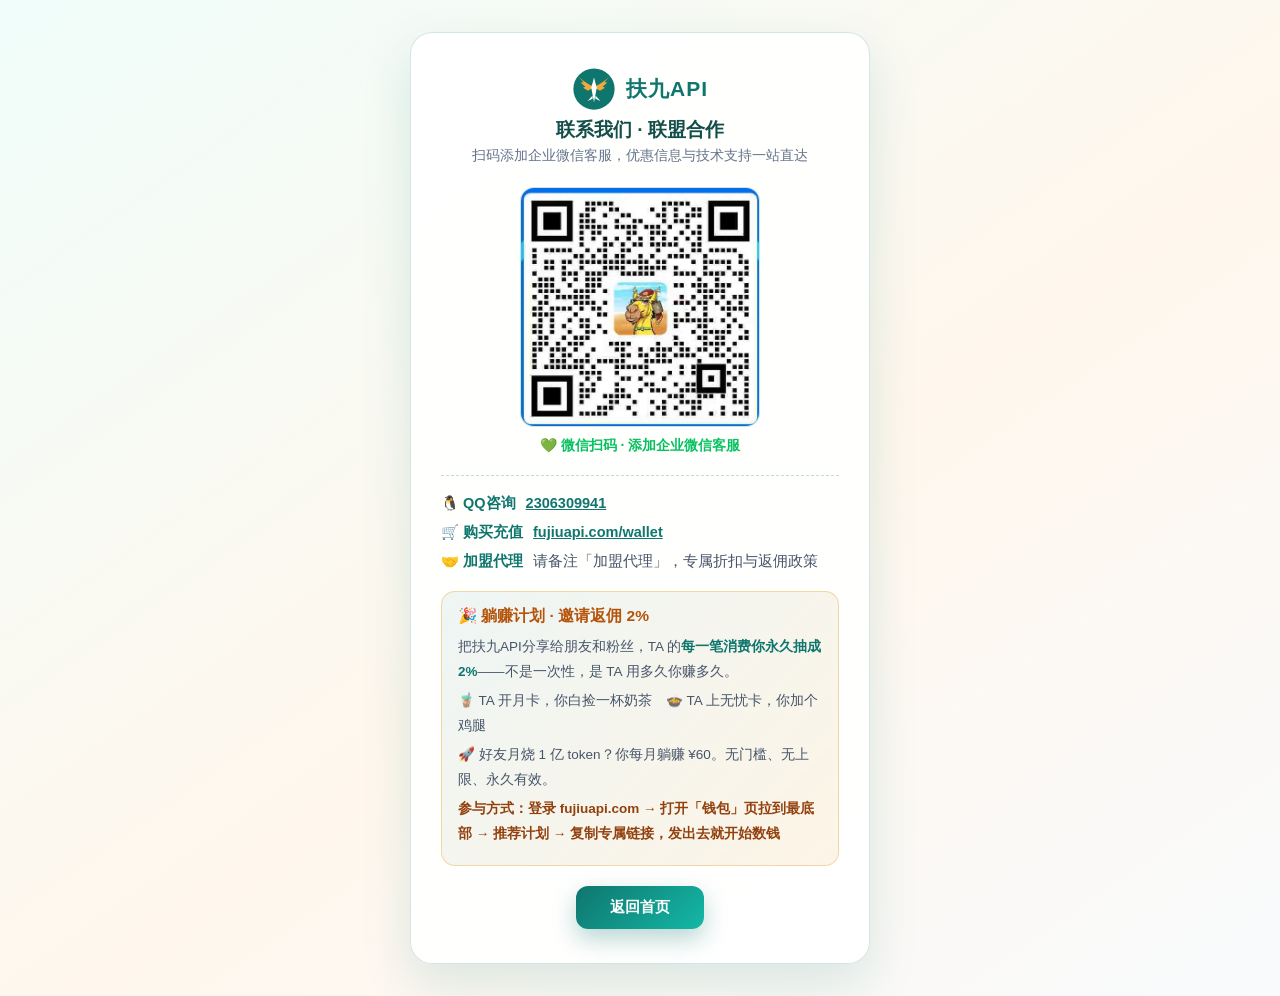
<file: contact.html>
<!DOCTYPE html>
<html lang="zh-CN">
<head>
    <meta charset="UTF-8">
    <meta name="viewport" content="width=device-width, initial-scale=1.0">
    <title>联系我们 - 扶九API</title>
    <style>
        * { margin: 0; padding: 0; box-sizing: border-box; }
        body {
            font-family: -apple-system, BlinkMacSystemFont, "Segoe UI", "PingFang SC", "Microsoft YaHei", sans-serif;
            min-height: 100vh;
            background:
                linear-gradient(145deg, #f0fdfa 0%, #fff7ed 55%, #f8fafc 100%);
            color: #1f2937;
            display: flex;
            justify-content: center;
            padding: 32px 16px;
        }
        .card {
            background: rgba(255, 255, 255, 0.92);
            border: 1px solid rgba(15, 118, 110, 0.18);
            border-radius: 22px;
            box-shadow: 0 20px 50px rgba(15, 118, 110, 0.14);
            max-width: 460px;
            width: 100%;
            padding: 34px 30px;
            text-align: center;
            margin: auto;
        }
        .brand { display: flex; align-items: center; justify-content: center; gap: 10px; margin-bottom: 6px; }
        .brand img { width: 44px; height: 44px; }
        .brand span { font-size: 21px; font-weight: 800; color: #0f766e; letter-spacing: 1px; }
        h1 { font-size: 19px; color: #134e4a; margin-bottom: 4px; }
        .sub { color: #64748b; font-size: 13.5px; margin-bottom: 22px; }
        .qr {
            width: 240px; height: 240px;
            border-radius: 14px;
            border: 1px solid rgba(15, 118, 110, 0.2);
            background: #fff;
            display: block; margin: 0 auto 10px;
        }
        .qr-tip { font-size: 14px; color: #07c160; font-weight: 700; margin-bottom: 20px; }
        .rows { text-align: left; border-top: 1px dashed rgba(15, 118, 110, 0.25); padding-top: 18px; margin-bottom: 20px; }
        .row { display: flex; gap: 10px; align-items: baseline; margin-bottom: 10px; font-size: 14.5px; color: #475569; }
        .row .k { color: #0f766e; font-weight: 800; white-space: nowrap; }
        .row a { color: #0f766e; font-weight: 600; word-break: break-all; }
        .btn {
            display: inline-block;
            background: linear-gradient(135deg, #0f766e, #14b8a6);
            color: #fff; text-decoration: none;
            font-size: 15px; font-weight: 700;
            padding: 12px 34px; border-radius: 12px;
            box-shadow: 0 10px 24px rgba(15, 118, 110, 0.3);
        }
        .btn:hover { filter: brightness(1.06); }
        .earn {
            text-align: left;
            background: linear-gradient(135deg, rgba(15, 118, 110, .07), rgba(240, 169, 59, .12));
            border: 1px solid rgba(240, 169, 59, .4);
            border-radius: 14px;
            padding: 14px 16px;
            margin-bottom: 20px;
        }
        .earn h2 { font-size: 15.5px; color: #b45309; margin-bottom: 8px; }
        .earn p { font-size: 13.5px; color: #475569; line-height: 1.85; margin-bottom: 4px; }
        .earn b { color: #0f766e; }
        .earn .how { color: #92400e; font-weight: 700; }
    </style>
</head>
<body>
    <div class="card">
        <div class="brand">
            <img src="img/logo.svg" alt="扶九API">
            <span>扶九API</span>
        </div>
        <h1>联系我们 · 联盟合作</h1>
        <p class="sub">扫码添加企业微信客服，优惠信息与技术支持一站直达</p>

        <img class="qr" src="img/wechat-qr.png" alt="扶九API企业微信二维码">
        <p class="qr-tip">💚 微信扫码 · 添加企业微信客服</p>

        <div class="rows">
            <div class="row"><span class="k">🐧 QQ咨询</span><a href="tencent://message/?uin=2306309941&Site=扶九API&Menu=yes">2306309941</a></div>
            <div class="row"><span class="k">🛒 购买充值</span><a href="https://fujiuapi.com/wallet" target="_blank" rel="noopener">fujiuapi.com/wallet</a></div>
            <div class="row"><span class="k">🤝 加盟代理</span><span>请备注「加盟代理」，专属折扣与返佣政策</span></div>
        </div>

        <div class="earn">
            <h2>🎉 躺赚计划 · 邀请返佣 2%</h2>
            <p>把扶九API分享给朋友和粉丝，TA 的<b>每一笔消费你永久抽成 2%</b>——不是一次性，是 TA 用多久你赚多久。</p>
            <p>🧋 TA 开月卡，你白捡一杯奶茶　🍲 TA 上无忧卡，你加个鸡腿</p>
            <p>🚀 好友月烧 1 亿 token？你每月躺赚 ¥60。无门槛、无上限、永久有效。</p>
            <p class="how">参与方式：登录 fujiuapi.com → 打开「钱包」页拉到最底部 → 推荐计划 → 复制专属链接，发出去就开始数钱</p>
        </div>

        <a class="btn" href="https://fujiuapi.com" target="_blank" rel="noopener">返回首页</a>
    </div>
</body>
</html>
</file>
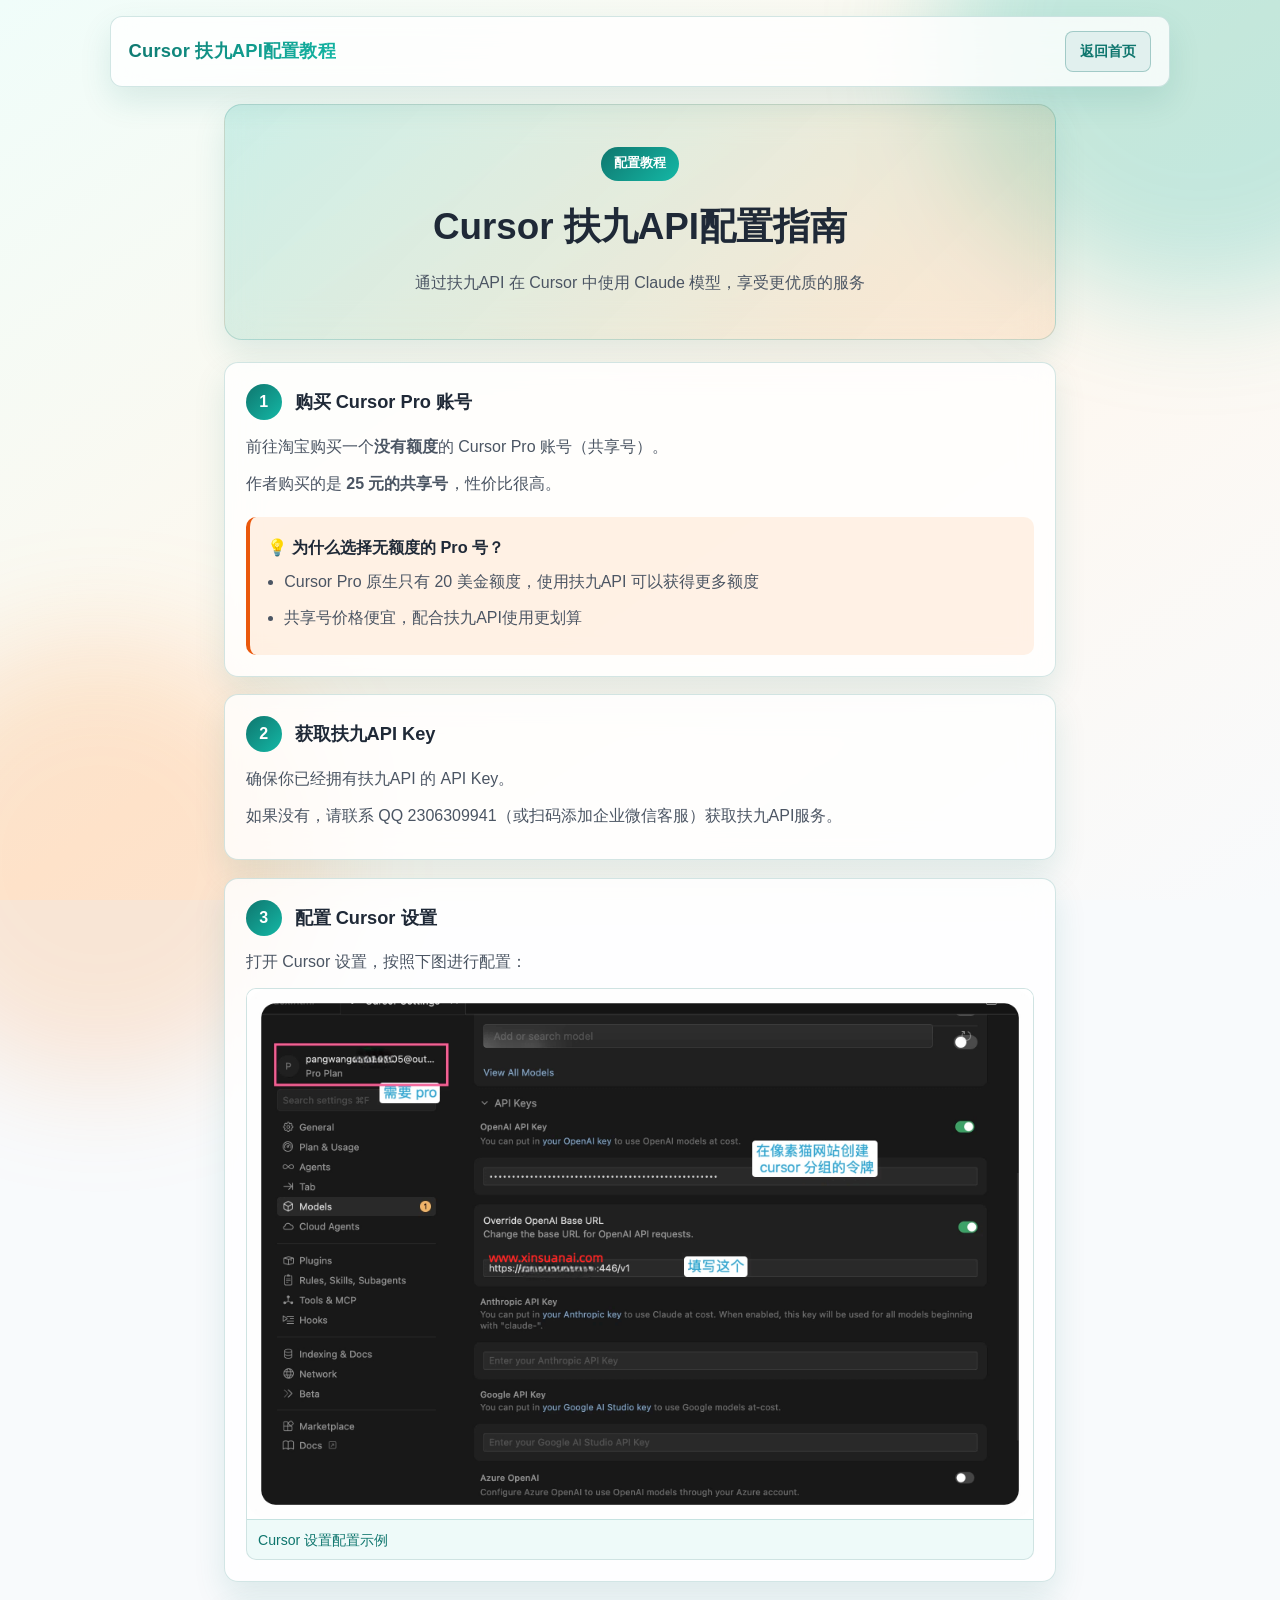
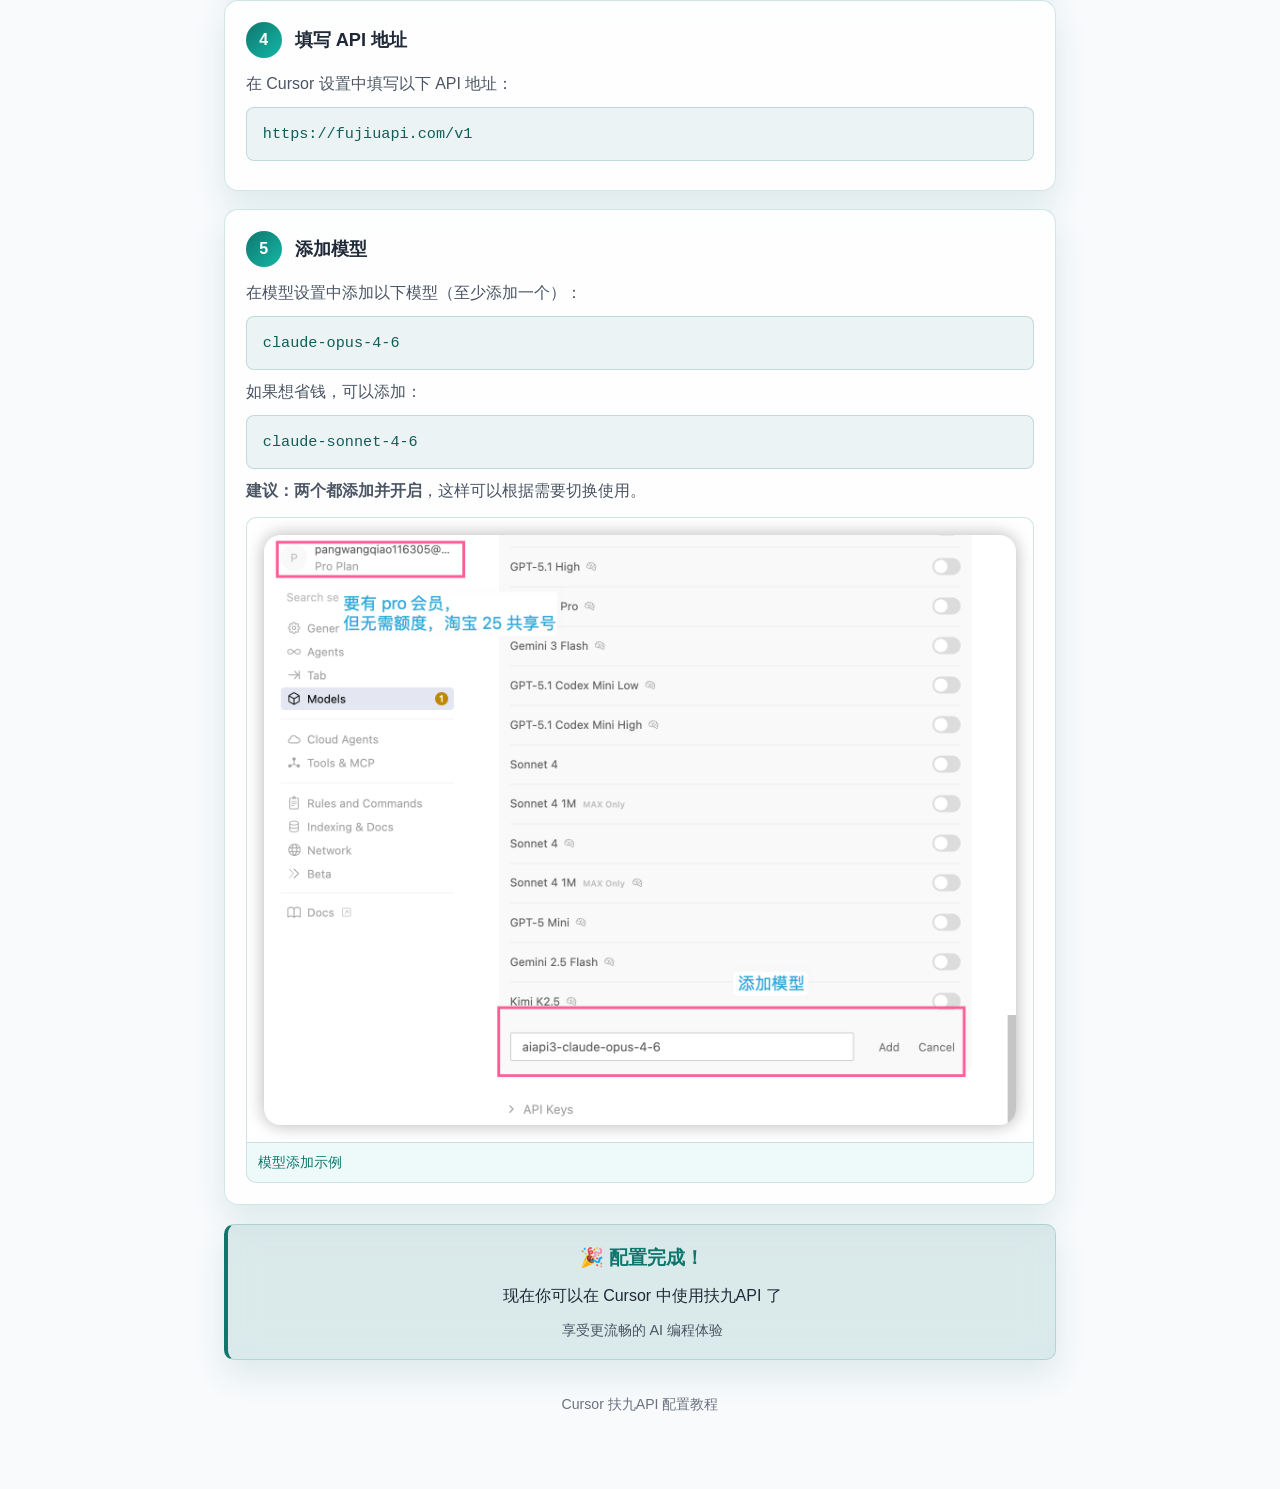
<file: cursor-tutorial.html>
<!DOCTYPE html>
<html lang="zh-CN">
<head>
    <meta charset="UTF-8">
    <meta name="viewport" content="width=device-width, initial-scale=1.0">
    <title>Cursor 扶九API配置教程</title>
    <style>
        * {
            margin: 0;
            padding: 0;
            box-sizing: border-box;
        }

        :root {
            --primary-color: #0f766e;
            --primary-dark: #115e59;
            --accent-color: #ea580c;
            --text-primary: #1f2937;
            --text-secondary: #4b5563;
            --bg-main: #f8fafc;
            --card-bg: rgba(255, 255, 255, 0.8);
            --line-color: rgba(15, 118, 110, 0.18);
            --gradient-main: linear-gradient(135deg, #0f766e 0%, #14b8a6 100%);
            --gradient-soft: linear-gradient(135deg, rgba(20, 184, 166, 0.18) 0%, rgba(251, 146, 60, 0.15) 100%);
        }

        body {
            font-family: -apple-system, BlinkMacSystemFont, "Segoe UI", "PingFang SC", sans-serif;
            color: var(--text-primary);
            background: var(--bg-main);
            line-height: 1.75;
            min-height: 100vh;
            overflow-x: hidden;
        }

        body::before {
            content: "";
            position: fixed;
            inset: 0;
            background-image:
                linear-gradient(145deg, #f0fdfa 0%, #fff7ed 50%, #f8fafc 100%),
                linear-gradient(rgba(20, 184, 166, 0.08) 1px, transparent 1px),
                linear-gradient(90deg, rgba(20, 184, 166, 0.08) 1px, transparent 1px);
            background-size: 100% 100%, 36px 36px, 36px 36px;
            z-index: -2;
        }

        .glow {
            position: fixed;
            border-radius: 50%;
            filter: blur(56px);
            z-index: -1;
        }

        .glow.top {
            width: 520px;
            height: 520px;
            top: -220px;
            right: -180px;
            background: rgba(20, 184, 166, 0.25);
        }

        .glow.bottom {
            width: 440px;
            height: 440px;
            bottom: -180px;
            left: -120px;
            background: rgba(251, 146, 60, 0.2);
        }

        .glass {
            background: var(--card-bg);
            border: 1px solid var(--line-color);
            backdrop-filter: blur(16px);
            -webkit-backdrop-filter: blur(16px);
            box-shadow: 0 14px 32px rgba(15, 118, 110, 0.12);
        }

        .navbar {
            position: fixed;
            top: 0;
            left: 0;
            right: 0;
            padding: 1rem 5%;
            z-index: 1000;
        }

        .nav-wrap {
            max-width: 1060px;
            margin: 0 auto;
            display: flex;
            justify-content: space-between;
            align-items: center;
            padding: 0.85rem 1.1rem;
            border-radius: 12px;
        }

        .logo {
            font-size: 1.15rem;
            font-weight: 700;
            letter-spacing: 0.2px;
            background: var(--gradient-main);
            -webkit-background-clip: text;
            -webkit-text-fill-color: transparent;
            background-clip: text;
        }

        .back-link {
            text-decoration: none;
            color: var(--primary-color);
            border: 1px solid rgba(15, 118, 110, 0.3);
            background: rgba(15, 118, 110, 0.08);
            border-radius: 8px;
            padding: 0.45rem 0.9rem;
            font-size: 0.9rem;
            font-weight: 600;
        }

        .main {
            max-width: 960px;
            margin: 0 auto;
            padding: 104px 5% 72px;
        }

        .hero {
            padding: 2.6rem 2rem;
            border-radius: 18px;
            text-align: center;
            margin-bottom: 1.4rem;
            background: var(--gradient-soft);
        }

        .hero .tag {
            display: inline-block;
            margin-bottom: 0.9rem;
            border-radius: 999px;
            padding: 0.35rem 0.8rem;
            background: var(--gradient-main);
            color: #ffffff;
            font-size: 0.82rem;
            font-weight: 700;
        }

        .hero h1 {
            font-size: clamp(1.8rem, 3vw, 2.3rem);
            margin-bottom: 0.6rem;
        }

        .hero p {
            color: var(--text-secondary);
            font-size: 1rem;
        }

        .step-card {
            margin-top: 1.1rem;
            border-radius: 14px;
            padding: 1.3rem;
        }

        .step-head {
            display: flex;
            align-items: center;
            gap: 0.8rem;
            margin-bottom: 0.8rem;
        }

        .step-no {
            width: 36px;
            height: 36px;
            border-radius: 50%;
            display: flex;
            align-items: center;
            justify-content: center;
            color: #fff;
            font-weight: 700;
            background: var(--gradient-main);
            flex-shrink: 0;
        }

        .step-title {
            font-size: 1.14rem;
            font-weight: 700;
        }

        .step-content p {
            color: var(--text-secondary);
            margin-bottom: 0.55rem;
        }

        .step-content a {
            color: var(--primary-color);
            text-decoration: none;
            font-weight: 600;
            border-bottom: 1px solid rgba(15, 118, 110, 0.35);
        }

        .step-content a:hover {
            color: var(--primary-dark);
            border-bottom-color: rgba(17, 94, 89, 0.55);
        }

        .image-wrap {
            margin-top: 0.75rem;
            border-radius: 10px;
            overflow: hidden;
            border: 1px solid rgba(15, 118, 110, 0.2);
            background: #ffffff;
        }

        .image-wrap img {
            display: block;
            width: 100%;
            height: auto;
        }

        .caption {
            padding: 0.45rem 0.7rem;
            font-size: 0.88rem;
            color: #0f766e;
            background: rgba(20, 184, 166, 0.07);
            border-top: 1px solid rgba(15, 118, 110, 0.18);
        }

        .notice {
            border-left: 4px solid var(--accent-color);
            border-radius: 10px;
            margin-top: 1.2rem;
            padding: 1rem 1rem 1rem 1.1rem;
            background: rgba(251, 146, 60, 0.12);
        }

        .notice h3 {
            margin-bottom: 0.45rem;
            font-size: 1.02rem;
        }

        .notice ul {
            padding-left: 1.05rem;
            color: var(--text-secondary);
        }

        .notice li {
            margin-bottom: 0.45rem;
        }

        .success-box {
            border-left: 4px solid var(--primary-color);
            border-radius: 10px;
            margin-top: 1.2rem;
            padding: 1rem 1rem 1rem 1.1rem;
            background: rgba(15, 118, 110, 0.12);
            text-align: center;
        }

        .success-box h3 {
            margin-bottom: 0.45rem;
            font-size: 1.2rem;
            color: var(--primary-color);
        }

        .code-block {
            background: rgba(15, 118, 110, 0.08);
            border: 1px solid rgba(15, 118, 110, 0.2);
            border-radius: 8px;
            padding: 0.8rem 1rem;
            font-family: "SF Mono", Monaco, Consolas, monospace;
            font-size: 0.95rem;
            color: var(--primary-dark);
            margin: 0.5rem 0;
            word-break: break-all;
        }

        footer {
            margin-top: 2rem;
            text-align: center;
            color: #6b7280;
            font-size: 0.88rem;
        }

        @media (max-width: 768px) {
            .main {
                padding-top: 92px;
            }

            .hero {
                padding: 2rem 1.2rem;
            }

            .step-card {
                padding: 1rem;
            }

            .logo {
                font-size: 1rem;
            }
        }
    </style>
</head>
<body>
    <div class="glow top"></div>
    <div class="glow bottom"></div>

    <nav class="navbar">
        <div class="nav-wrap glass">
            <div class="logo">Cursor 扶九API配置教程</div>
            <a href="index.html" class="back-link">返回首页</a>
        </div>
    </nav>

    <main class="main">
        <section class="hero glass">
            <span class="tag">配置教程</span>
            <h1>Cursor 扶九API配置指南</h1>
            <p>通过扶九API 在 Cursor 中使用 Claude 模型，享受更优质的服务</p>
        </section>

        <!-- 步骤 1 -->
        <section class="step-card glass">
            <div class="step-head">
                <div class="step-no">1</div>
                <h2 class="step-title">购买 Cursor Pro 账号</h2>
            </div>
            <div class="step-content">
                <p>前往淘宝购买一个<strong>没有额度</strong>的 Cursor Pro 账号（共享号）。</p>
                <p>作者购买的是 <strong>25 元的共享号</strong>，性价比很高。</p>
                <div class="notice">
                    <h3>💡 为什么选择无额度的 Pro 号？</h3>
                    <ul>
                        <li>Cursor Pro 原生只有 20 美金额度，使用扶九API 可以获得更多额度</li>
                        <li>共享号价格便宜，配合扶九API使用更划算</li>
                    </ul>
                </div>
            </div>
        </section>

        <!-- 步骤 2 -->
        <section class="step-card glass">
            <div class="step-head">
                <div class="step-no">2</div>
                <h2 class="step-title">获取扶九API Key</h2>
            </div>
            <div class="step-content">
                <p>确保你已经拥有扶九API 的 API Key。</p>
                <p>如果没有，请联系 QQ 2306309941（或扫码添加企业微信客服）获取扶九API服务。</p>
            </div>
        </section>

        <!-- 步骤 3 -->
        <section class="step-card glass">
            <div class="step-head">
                <div class="step-no">3</div>
                <h2 class="step-title">配置 Cursor 设置</h2>
            </div>
            <div class="step-content">
                <p>打开 Cursor 设置，按照下图进行配置：</p>
                <div class="image-wrap">
                    <img src="img/cursor.png?v=1.0" alt="Cursor 配置截图">
                    <div class="caption">Cursor 设置配置示例</div>
                </div>
            </div>
        </section>

        <!-- 步骤 4 -->
        <section class="step-card glass">
            <div class="step-head">
                <div class="step-no">4</div>
                <h2 class="step-title">填写 API 地址</h2>
            </div>
            <div class="step-content">
                <p>在 Cursor 设置中填写以下 API 地址：</p>
                <div class="code-block">https://fujiuapi.com/v1</div>
            </div>
        </section>

        <!-- 步骤 5 -->
        <section class="step-card glass">
            <div class="step-head">
                <div class="step-no">5</div>
                <h2 class="step-title">添加模型</h2>
            </div>
            <div class="step-content">
                <p>在模型设置中添加以下模型（至少添加一个）：</p>
                <div class="code-block">claude-opus-4-6</div>
                <p>如果想省钱，可以添加：</p>
                <div class="code-block">claude-sonnet-4-6</div>
                <p><strong>建议：两个都添加并开启</strong>，这样可以根据需要切换使用。</p>
                <div class="image-wrap">
                    <img src="img/cursor1.png?v=1.0" alt="添加模型截图">
                    <div class="caption">模型添加示例</div>
                </div>
            </div>
        </section>

        <!-- 完成 -->
        <section class="success-box glass">
            <h3>🎉 配置完成！</h3>
            <p>现在你可以在 Cursor 中使用扶九API 了</p>
            <p style="margin-top: 0.5rem; font-size: 0.9rem; color: var(--text-secondary);">享受更流畅的 AI 编程体验</p>
        </section>

        <footer>
        Cursor 扶九API 配置教程
        </footer>
    </main>
</body>
</html>
</file>
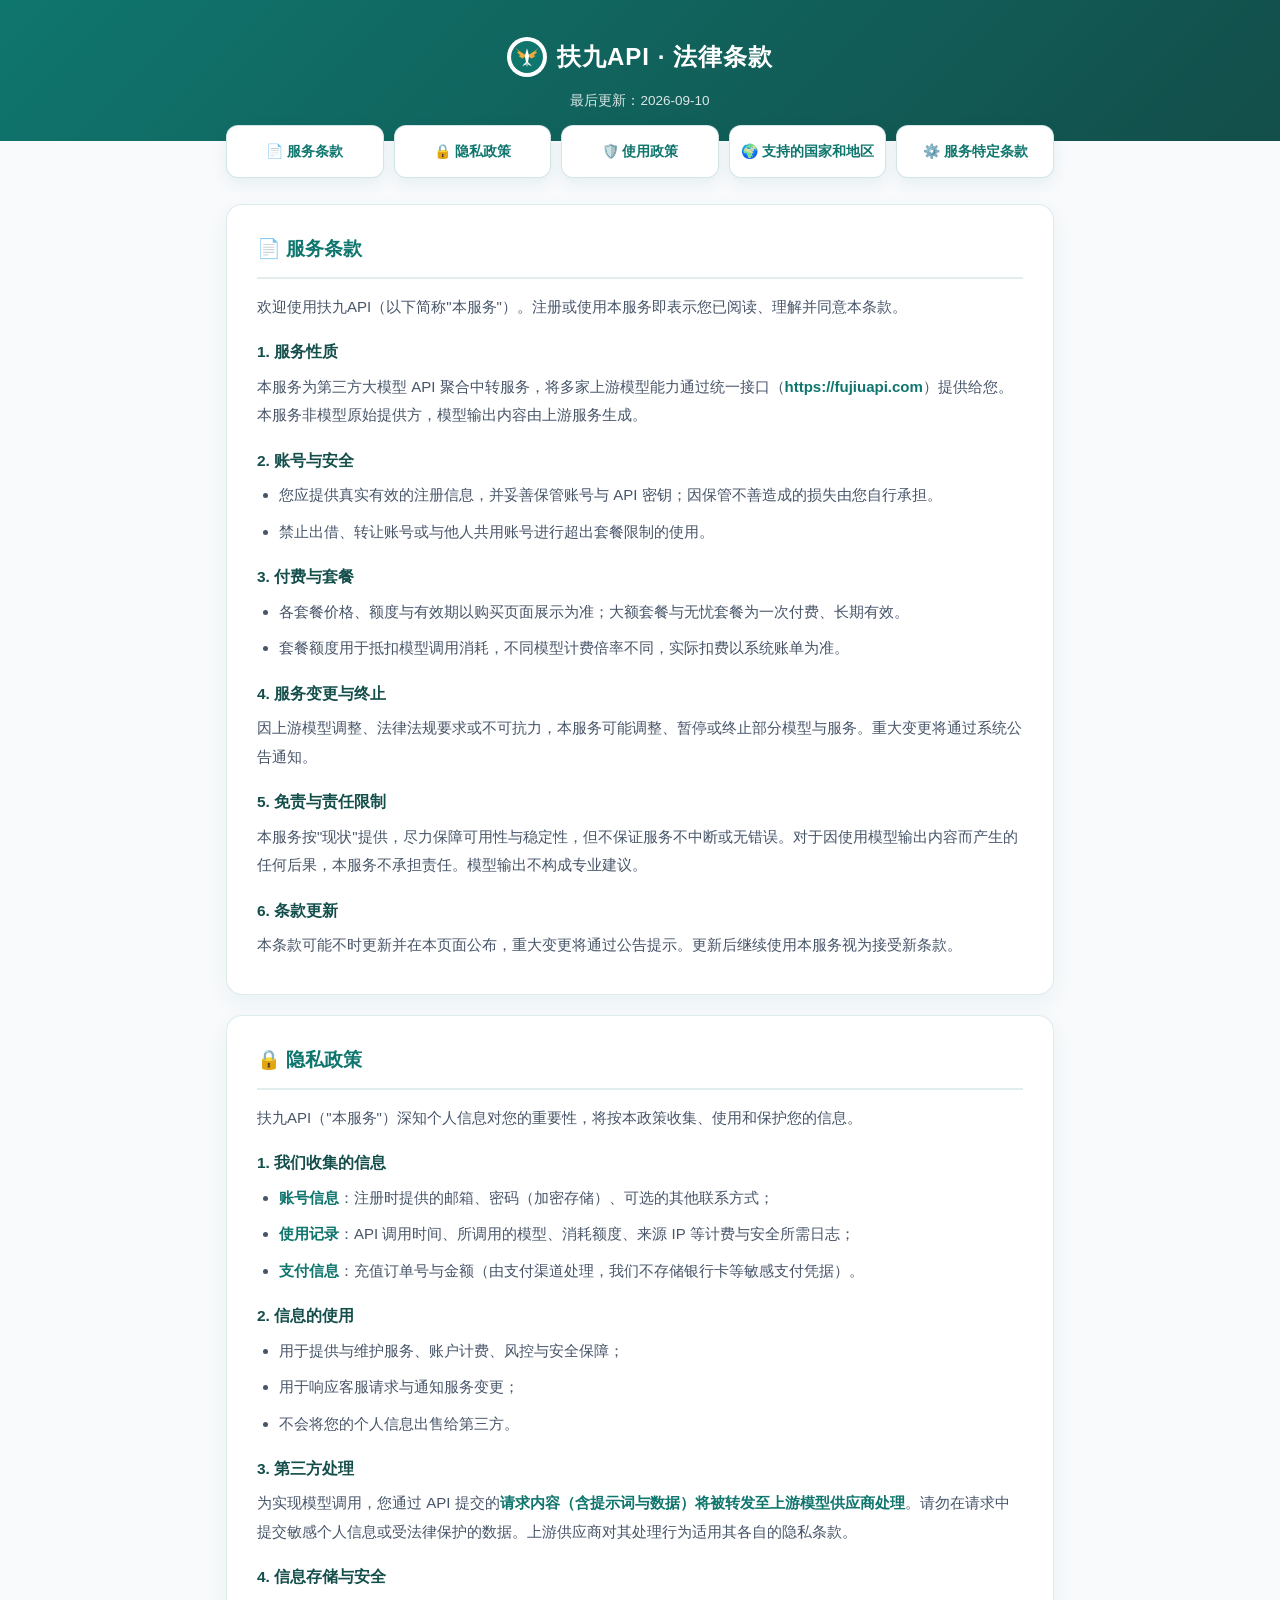
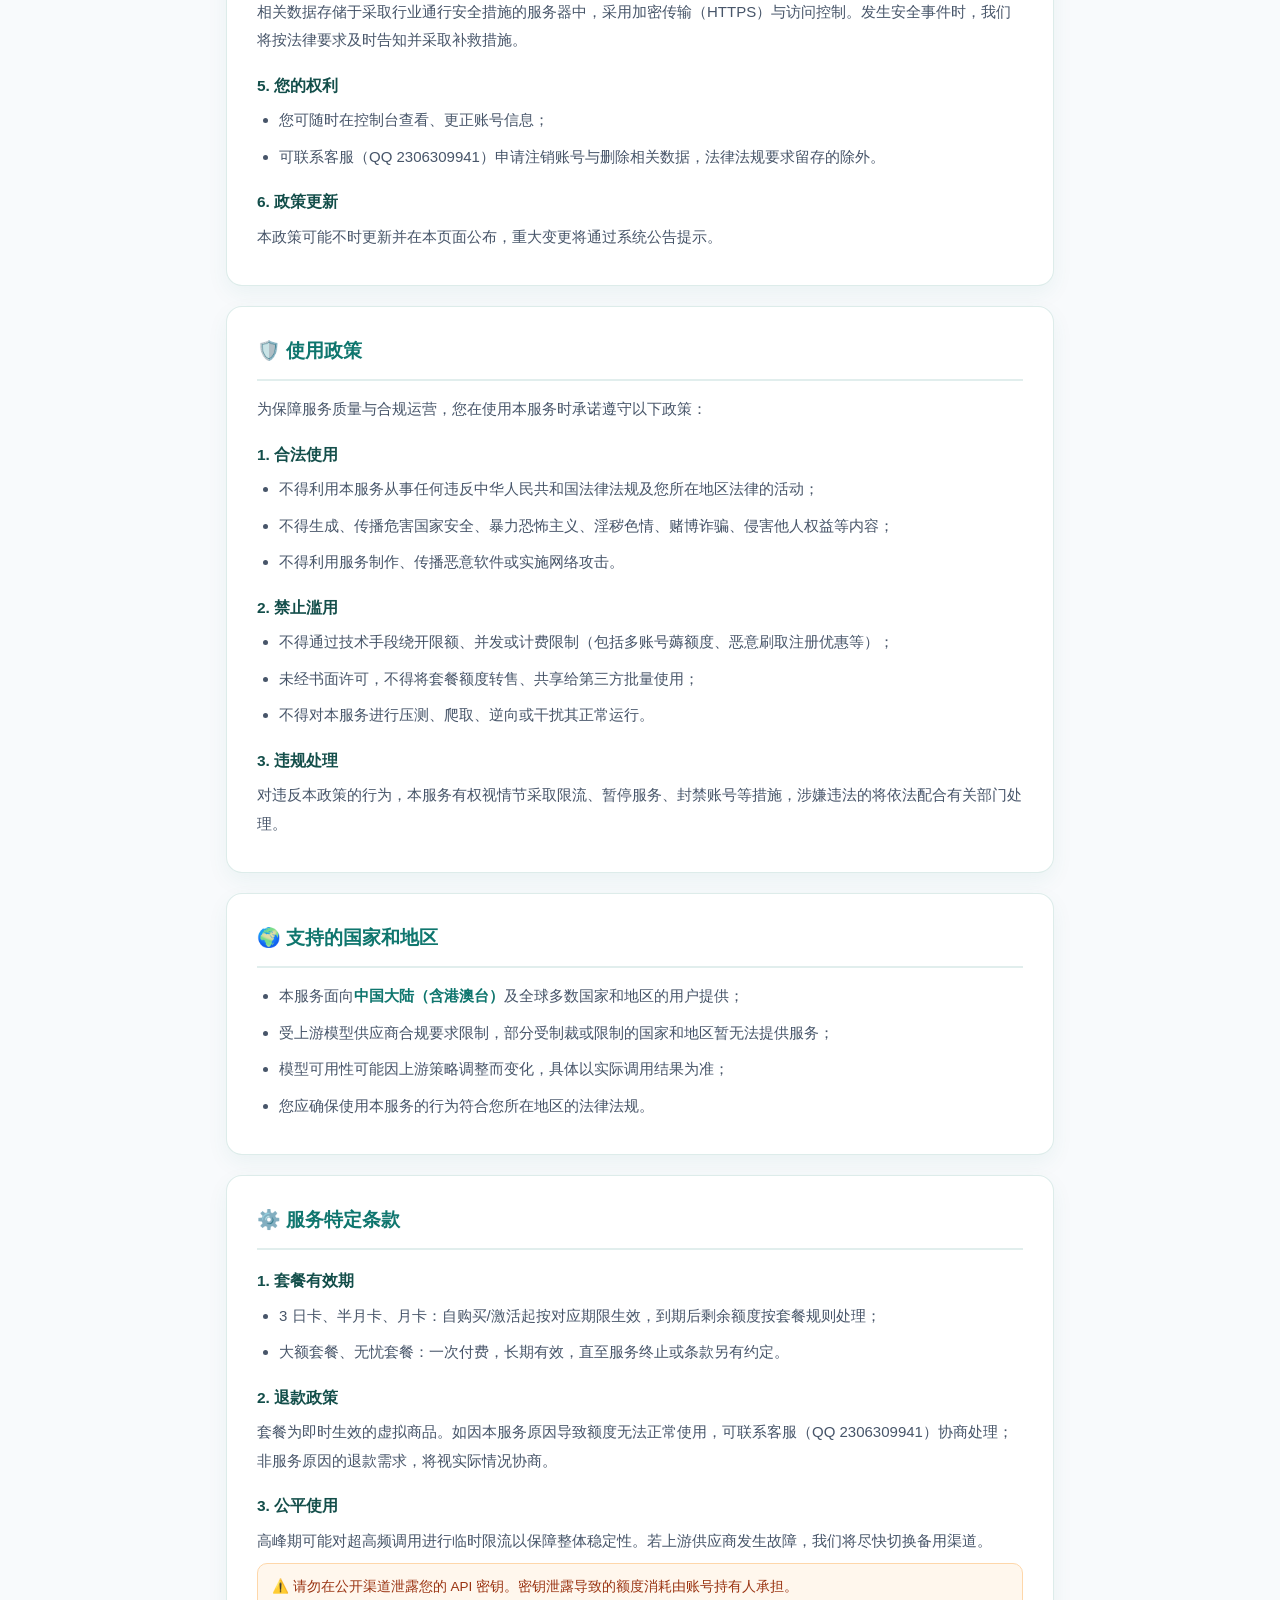
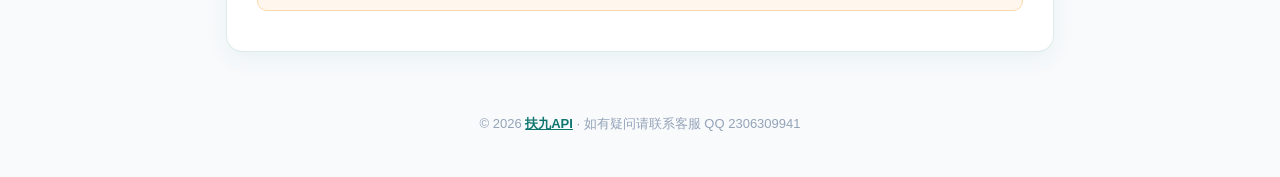
<file: legal.html>
<!DOCTYPE html>
<html lang="zh-CN">
<head>
    <meta charset="UTF-8">
    <meta name="viewport" content="width=device-width, initial-scale=1.0">
    <title>法律条款 - 扶九API</title>
    <style>
        * { margin: 0; padding: 0; box-sizing: border-box; }
        body {
            font-family: -apple-system, BlinkMacSystemFont, "Segoe UI", "PingFang SC", "Microsoft YaHei", sans-serif;
            background: #f8fafc;
            color: #334155;
            line-height: 1.9;
            font-size: 15px;
        }
        header {
            background: linear-gradient(135deg, #0f766e, #134e4a);
            color: #fff;
            padding: 34px 20px 28px;
            text-align: center;
        }
        header .brand { display: flex; align-items: center; justify-content: center; gap: 10px; margin-bottom: 8px; }
        header img { width: 40px; height: 40px; background: #fff; border-radius: 50%; padding: 3px; }
        header h1 { font-size: 24px; font-weight: 800; letter-spacing: 1px; }
        header p { font-size: 13.5px; opacity: .85; margin-top: 4px; }
        nav {
            max-width: 860px; margin: -16px auto 0; padding: 0 16px;
            display: grid; grid-template-columns: repeat(auto-fit, minmax(150px, 1fr)); gap: 10px;
            position: relative; z-index: 2;
        }
        nav a {
            background: #fff; border: 1px solid rgba(15,118,110,.18); border-radius: 12px;
            text-align: center; padding: 12px 6px;
            color: #0f766e; font-weight: 700; font-size: 14px; text-decoration: none;
            box-shadow: 0 6px 16px rgba(15,118,110,.08);
        }
        nav a:hover { border-color: #14b8a6; }
        main { max-width: 860px; margin: 26px auto 60px; padding: 0 16px; }
        section {
            background: #fff; border: 1px solid rgba(15,118,110,.14); border-radius: 16px;
            padding: 26px 30px; margin-bottom: 20px;
            box-shadow: 0 8px 22px rgba(15,118,110,.06);
        }
        section h2 {
            color: #0f766e; font-size: 19px; font-weight: 800;
            padding-bottom: 10px; margin-bottom: 14px;
            border-bottom: 2px solid rgba(15,118,110,.12);
        }
        section h3 { color: #134e4a; font-size: 15.5px; margin: 16px 0 6px; }
        section p, section li { color: #475569; margin-bottom: 8px; }
        section ul, section ol { margin: 0 0 8px 22px; }
        section b { color: #0f766e; }
        .warn {
            background: #fff7ed; border: 1px solid #fed7aa; border-radius: 10px;
            padding: 10px 14px; color: #9a3412; font-size: 13.5px; margin-bottom: 14px;
        }
        footer { text-align: center; color: #94a3b8; font-size: 13px; padding: 0 16px 40px; }
        footer a { color: #0f766e; font-weight: 600; }
        @media (max-width: 640px) { nav { grid-template-columns: repeat(2, 1fr); } }
    </style>
</head>
<body>
    <!-- 提示：以下条款为通用示例文本，请根据实际业务与合规要求自行调整 -->
    <header>
        <div class="brand">
            <img src="img/logo.svg" alt="扶九API">
            <h1>扶九API · 法律条款</h1>
        </div>
        <p>最后更新：2026-09-10</p>
    </header>

    <nav>
        <a href="#terms">📄 服务条款</a>
        <a href="#privacy">🔒 隐私政策</a>
        <a href="#usage">🛡️ 使用政策</a>
        <a href="#regions">🌍 支持的国家和地区</a>
        <a href="#service">⚙️ 服务特定条款</a>
    </nav>

    <main>
        <section id="terms">
            <h2>📄 服务条款</h2>
            <p>欢迎使用扶九API（以下简称"本服务"）。注册或使用本服务即表示您已阅读、理解并同意本条款。</p>
            <h3>1. 服务性质</h3>
            <p>本服务为第三方大模型 API 聚合中转服务，将多家上游模型能力通过统一接口（<b>https://fujiuapi.com</b>）提供给您。本服务非模型原始提供方，模型输出内容由上游服务生成。</p>
            <h3>2. 账号与安全</h3>
            <ul>
                <li>您应提供真实有效的注册信息，并妥善保管账号与 API 密钥；因保管不善造成的损失由您自行承担。</li>
                <li>禁止出借、转让账号或与他人共用账号进行超出套餐限制的使用。</li>
            </ul>
            <h3>3. 付费与套餐</h3>
            <ul>
                <li>各套餐价格、额度与有效期以购买页面展示为准；大额套餐与无忧套餐为一次付费、长期有效。</li>
                <li>套餐额度用于抵扣模型调用消耗，不同模型计费倍率不同，实际扣费以系统账单为准。</li>
            </ul>
            <h3>4. 服务变更与终止</h3>
            <p>因上游模型调整、法律法规要求或不可抗力，本服务可能调整、暂停或终止部分模型与服务。重大变更将通过系统公告通知。</p>
            <h3>5. 免责与责任限制</h3>
            <p>本服务按"现状"提供，尽力保障可用性与稳定性，但不保证服务不中断或无错误。对于因使用模型输出内容而产生的任何后果，本服务不承担责任。模型输出不构成专业建议。</p>
            <h3>6. 条款更新</h3>
            <p>本条款可能不时更新并在本页面公布，重大变更将通过公告提示。更新后继续使用本服务视为接受新条款。</p>
        </section>

        <section id="privacy">
            <h2>🔒 隐私政策</h2>
            <p>扶九API（"本服务"）深知个人信息对您的重要性，将按本政策收集、使用和保护您的信息。</p>
            <h3>1. 我们收集的信息</h3>
            <ul>
                <li><b>账号信息</b>：注册时提供的邮箱、密码（加密存储）、可选的其他联系方式；</li>
                <li><b>使用记录</b>：API 调用时间、所调用的模型、消耗额度、来源 IP 等计费与安全所需日志；</li>
                <li><b>支付信息</b>：充值订单号与金额（由支付渠道处理，我们不存储银行卡等敏感支付凭据）。</li>
            </ul>
            <h3>2. 信息的使用</h3>
            <ul>
                <li>用于提供与维护服务、账户计费、风控与安全保障；</li>
                <li>用于响应客服请求与通知服务变更；</li>
                <li>不会将您的个人信息出售给第三方。</li>
            </ul>
            <h3>3. 第三方处理</h3>
            <p>为实现模型调用，您通过 API 提交的<b>请求内容（含提示词与数据）将被转发至上游模型供应商处理</b>。请勿在请求中提交敏感个人信息或受法律保护的数据。上游供应商对其处理行为适用其各自的隐私条款。</p>
            <h3>4. 信息存储与安全</h3>
            <p>相关数据存储于采取行业通行安全措施的服务器中，采用加密传输（HTTPS）与访问控制。发生安全事件时，我们将按法律要求及时告知并采取补救措施。</p>
            <h3>5. 您的权利</h3>
            <ul>
                <li>您可随时在控制台查看、更正账号信息；</li>
                <li>可联系客服（QQ 2306309941）申请注销账号与删除相关数据，法律法规要求留存的除外。</li>
            </ul>
            <h3>6. 政策更新</h3>
            <p>本政策可能不时更新并在本页面公布，重大变更将通过系统公告提示。</p>
        </section>

        <section id="usage">
            <h2>🛡️ 使用政策</h2>
            <p>为保障服务质量与合规运营，您在使用本服务时承诺遵守以下政策：</p>
            <h3>1. 合法使用</h3>
            <ul>
                <li>不得利用本服务从事任何违反中华人民共和国法律法规及您所在地区法律的活动；</li>
                <li>不得生成、传播危害国家安全、暴力恐怖主义、淫秽色情、赌博诈骗、侵害他人权益等内容；</li>
                <li>不得利用服务制作、传播恶意软件或实施网络攻击。</li>
            </ul>
            <h3>2. 禁止滥用</h3>
            <ul>
                <li>不得通过技术手段绕开限额、并发或计费限制（包括多账号薅额度、恶意刷取注册优惠等）；</li>
                <li>未经书面许可，不得将套餐额度转售、共享给第三方批量使用；</li>
                <li>不得对本服务进行压测、爬取、逆向或干扰其正常运行。</li>
            </ul>
            <h3>3. 违规处理</h3>
            <p>对违反本政策的行为，本服务有权视情节采取限流、暂停服务、封禁账号等措施，涉嫌违法的将依法配合有关部门处理。</p>
        </section>

        <section id="regions">
            <h2>🌍 支持的国家和地区</h2>
            <ul>
                <li>本服务面向<b>中国大陆（含港澳台）</b>及全球多数国家和地区的用户提供；</li>
                <li>受上游模型供应商合规要求限制，部分受制裁或限制的国家和地区暂无法提供服务；</li>
                <li>模型可用性可能因上游策略调整而变化，具体以实际调用结果为准；</li>
                <li>您应确保使用本服务的行为符合您所在地区的法律法规。</li>
            </ul>
        </section>

        <section id="service">
            <h2>⚙️ 服务特定条款</h2>
            <h3>1. 套餐有效期</h3>
            <ul>
                <li>3 日卡、半月卡、月卡：自购买/激活起按对应期限生效，到期后剩余额度按套餐规则处理；</li>
                <li>大额套餐、无忧套餐：一次付费，长期有效，直至服务终止或条款另有约定。</li>
            </ul>
            <h3>2. 退款政策</h3>
            <p>套餐为即时生效的虚拟商品。如因本服务原因导致额度无法正常使用，可联系客服（QQ 2306309941）协商处理；非服务原因的退款需求，将视实际情况协商。</p>
            <h3>3. 公平使用</h3>
            <p>高峰期可能对超高频调用进行临时限流以保障整体稳定性。若上游供应商发生故障，我们将尽快切换备用渠道。</p>
            <div class="warn">⚠️ 请勿在公开渠道泄露您的 API 密钥。密钥泄露导致的额度消耗由账号持有人承担。</div>
        </section>
    </main>

    <footer>
        © 2026 <a href="https://fujiuapi.com" target="_blank" rel="noopener">扶九API</a> · 如有疑问请联系客服 QQ 2306309941
    </footer>
</body>
</html>
</file>
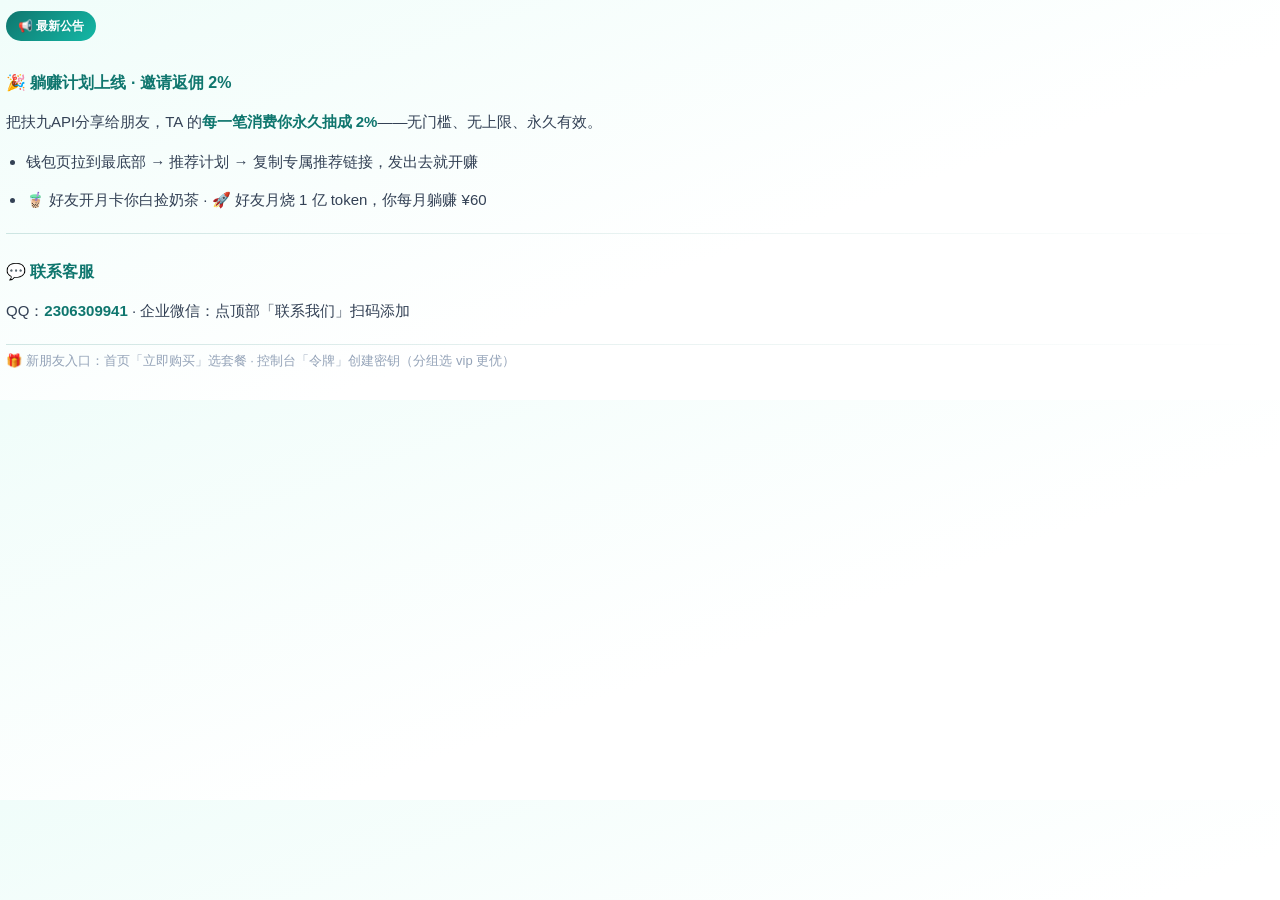
<file: notice.html>
<!DOCTYPE html>
<html lang="zh-CN">
<head>
    <meta charset="UTF-8">
    <meta name="viewport" content="width=device-width, initial-scale=1.0">
    <title>扶九API - 系统公告</title>
    <style>
        * { margin: 0; padding: 0; box-sizing: border-box; }
        body {
            font-family: -apple-system, BlinkMacSystemFont, "Segoe UI", "PingFang SC", "Microsoft YaHei", sans-serif;
            background: linear-gradient(160deg, #f0fdfa 0%, #ffffff 60%);
            color: #334155;
            font-size: 15px;
            line-height: 2;
            padding: 10px 6px 18px;
        }
        h4 {
            color: #0f766e;
            font-size: 16px;
            margin: 22px 0 8px;
            display: flex;
            align-items: center;
            gap: 7px;
        }
        p { margin-bottom: 10px; }
        ul { margin: 0 0 10px 20px; }
        li { margin-bottom: 8px; }
        b { color: #0f766e; }
        .accent { color: #ea580c; font-weight: 700; }
        a { color: #0f766e; font-weight: 600; text-decoration: underline; text-underline-offset: 3px; }
        .tag {
            display: inline-block;
            background: linear-gradient(135deg, #0f766e, #14b8a6);
            color: #fff;
            font-size: 12px;
            font-weight: 700;
            padding: 3px 12px;
            border-radius: 999px;
            margin-bottom: 4px;
        }
        .divider {
            height: 1px;
            margin: 18px 0 4px;
            background: linear-gradient(90deg, rgba(15,118,110,.18), transparent);
        }
    </style>
</head>
<body>
    <!-- 提示：修改公告内容后无需改动后台包装层，铃铛弹窗自动显示本页最新内容 -->
    <span class="tag">📢 最新公告</span>

    <h4>🎉 躺赚计划上线 · 邀请返佣 2%</h4>
    <p>把扶九API分享给朋友，TA 的<b>每一笔消费你永久抽成 2%</b>——无门槛、无上限、永久有效。</p>
    <ul>
        <li>钱包页拉到最底部 → 推荐计划 → 复制专属推荐链接，发出去就开赚</li>
        <li>🧋 好友开月卡你白捡奶茶 · 🚀 好友月烧 1 亿 token，你每月躺赚 ¥60</li>
    </ul>

    <div class="divider"></div>

    <h4>💬 联系客服</h4>
    <p>QQ：<b>2306309941</b> · 企业微信：点顶部「联系我们」扫码添加</p>

    <div class="divider"></div>

    <p style="font-size:13px; color:#94a3b8; line-height:1.8;">🎁 新朋友入口：首页「立即购买」选套餐 · 控制台「令牌」创建密钥（分组选 vip 更优）</p>
</body>
</html>
</file>
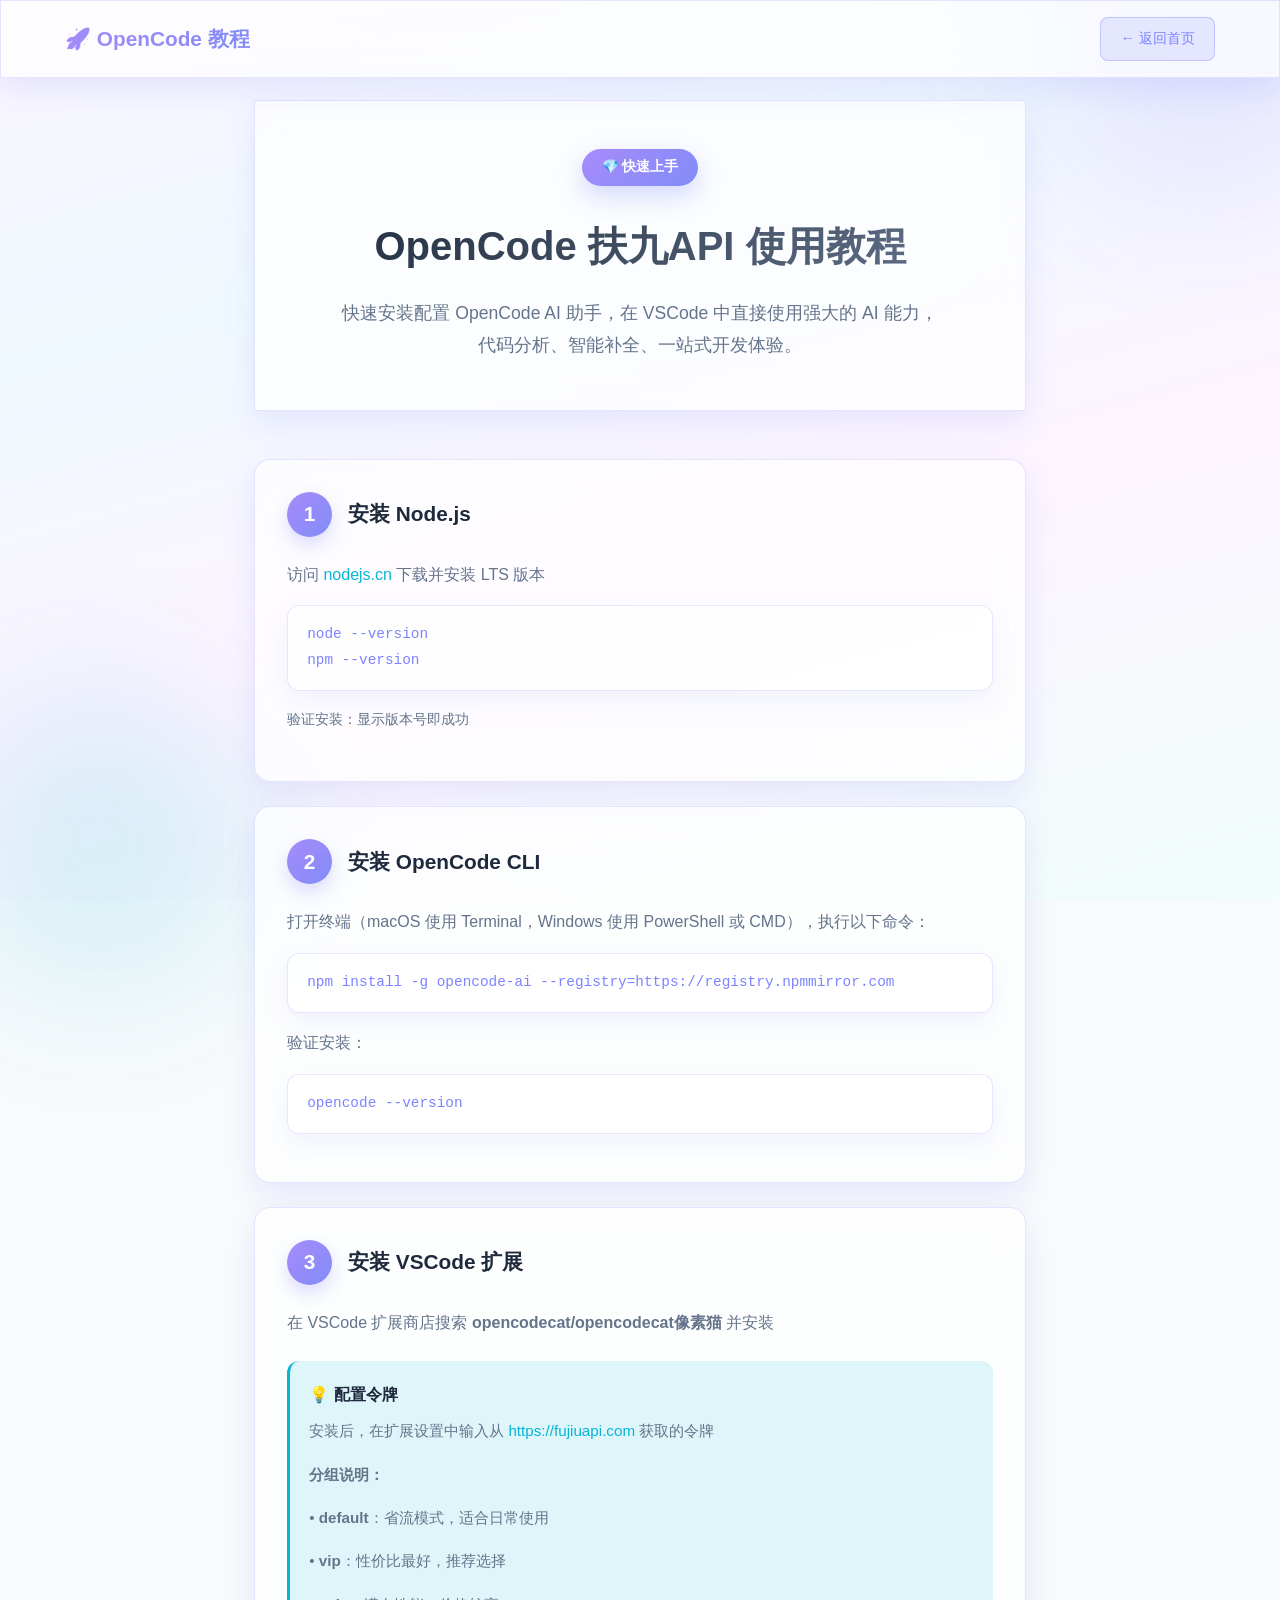
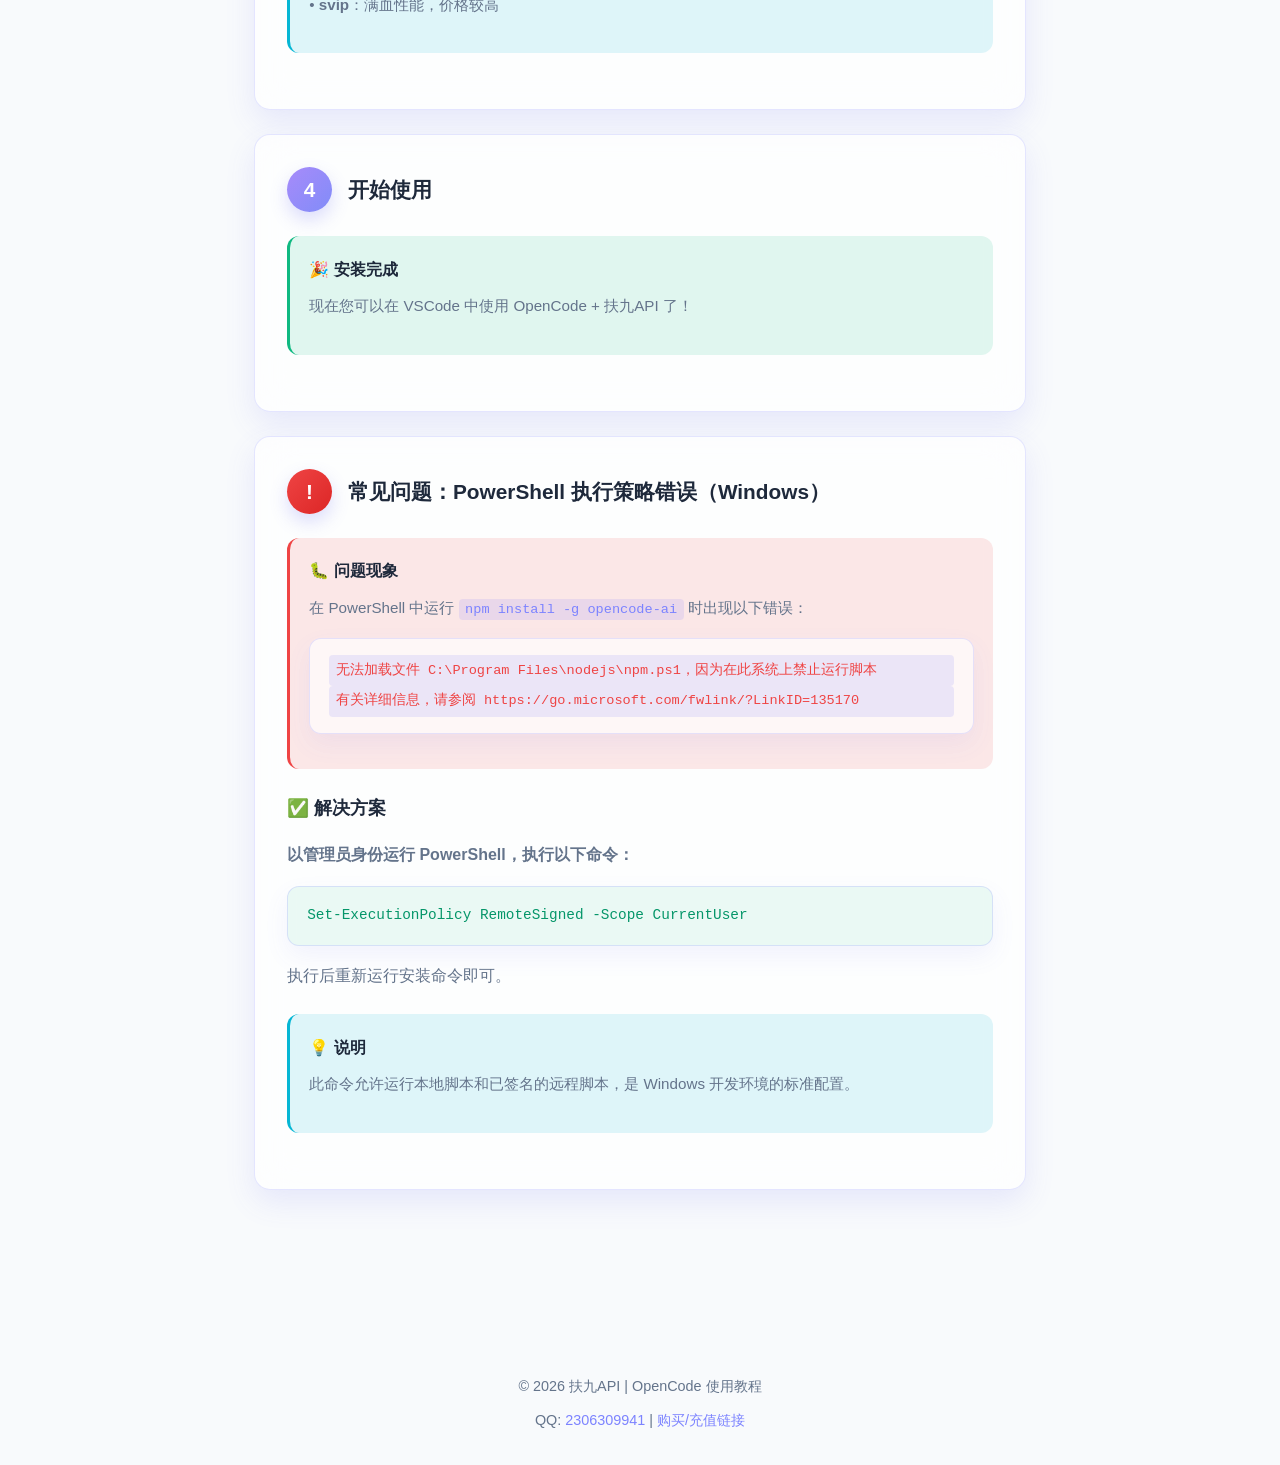
<file: opencode-tutorial.html>
<!DOCTYPE html>
<html lang="zh-CN">

<head>
    <meta charset="UTF-8">
    <meta name="viewport" content="width=device-width, initial-scale=1.0">
    <title>OpenCode 使用教程</title>
    <style>
        * {
            margin: 0;
            padding: 0;
            box-sizing: border-box;
        }

        :root {
            --primary-color: #7c83ff;
            --primary-dark: #5f66e6;
            --secondary-color: #a78bfa;
            --accent-color: #06b6d4;
            --success-color: #10b981;
            --bg-dark: #f8fafc;
            --bg-card: rgba(255, 255, 255, 0.75);
            --text-primary: #1e293b;
            --text-secondary: #64748b;
            --gradient-1: linear-gradient(135deg, #a78bfa 0%, #818cf8 100%);
            --gradient-2: linear-gradient(135deg, #e9d5ff 0%, #c7d2fe 100%);
            --gradient-3: linear-gradient(135deg, #bae6fd 0%, #99f6e4 100%);
        }

        body {
            font-family: -apple-system, BlinkMacSystemFont, 'Segoe UI', 'PingFang SC', sans-serif;
            background: var(--bg-dark);
            color: var(--text-primary);
            line-height: 1.8;
            min-height: 100vh;
            position: relative;
            overflow-x: hidden;
        }

        body::before {
            content: '';
            position: fixed;
            inset: 0;
            background-image:
                linear-gradient(165deg, #faf5ff 0%, #f0f9ff 30%, #fdf4ff 60%, #f0fdfa 100%),
                linear-gradient(rgba(124, 131, 255, 0.08) 1px, transparent 1px),
                linear-gradient(90deg, rgba(124, 131, 255, 0.08) 1px, transparent 1px);
            background-size: 100% 100%, 40px 40px, 40px 40px;
            z-index: -2;
        }

        .bg-orb {
            position: fixed;
            width: 520px;
            height: 520px;
            border-radius: 50%;
            filter: blur(50px);
            z-index: -1;
            opacity: 0.6;
            animation: float 18s ease-in-out infinite;
        }

        .bg-orb.primary {
            background: radial-gradient(circle, rgba(167, 139, 250, 0.35) 0%, transparent 65%);
            top: -220px;
            right: -180px;
        }

        .bg-orb.accent {
            background: radial-gradient(circle, rgba(6, 182, 212, 0.28) 0%, transparent 65%);
            bottom: -200px;
            left: -160px;
            animation-duration: 22s;
        }

        @keyframes float {

            0%,
            100% {
                transform: translate(0, 0);
            }

            50% {
                transform: translate(50px, 50px);
            }
        }

        /* 毛玻璃基础样式 */
        .glass {
            background: rgba(255, 255, 255, 0.7);
            backdrop-filter: blur(20px);
            -webkit-backdrop-filter: blur(20px);
            border: 1px solid rgba(124, 131, 255, 0.2);
            box-shadow: 0 12px 30px rgba(99, 102, 241, 0.12);
        }

        /* 导航栏 */
        .navbar {
            position: fixed;
            top: 0;
            left: 0;
            right: 0;
            padding: 1rem 5%;
            z-index: 1000;
        }

        .nav-container {
            max-width: 1200px;
            margin: 0 auto;
            display: flex;
            justify-content: space-between;
            align-items: center;
        }

        .logo {
            font-size: 1.3rem;
            font-weight: 700;
            background: var(--gradient-1);
            -webkit-background-clip: text;
            -webkit-text-fill-color: transparent;
            background-clip: text;
        }

        .back-btn {
            padding: 0.5rem 1.2rem;
            background: rgba(124, 131, 255, 0.15);
            color: var(--primary-color);
            text-decoration: none;
            border-radius: 8px;
            font-size: 0.9rem;
            transition: all 0.3s;
            border: 1px solid rgba(124, 131, 255, 0.35);
        }

        .back-btn:hover {
            background: rgba(124, 131, 255, 0.25);
            transform: translateY(-2px);
        }

        /* 主要内容 */
        .main-content {
            padding: 100px 5% 80px;
            max-width: 900px;
            margin: 0 auto;
            position: relative;
            z-index: 1;
        }

        /* Hero 区域 */
        .hero-section {
            text-align: center;
            margin-bottom: 3rem;
            padding: 3rem 2rem;
        }

        .hero-badge {
            display: inline-block;
            padding: 0.4rem 1.2rem;
            background: var(--gradient-1);
            border-radius: 50px;
            font-size: 0.85rem;
            font-weight: 600;
            margin-bottom: 1.5rem;
            color: white;
            box-shadow: 0 10px 24px rgba(99, 102, 241, 0.25);
        }

        .hero-section h1 {
            font-size: 2.5rem;
            margin-bottom: 1rem;
            background: linear-gradient(135deg, #1e293b 0%, #64748b 100%);
            -webkit-background-clip: text;
            -webkit-text-fill-color: transparent;
            background-clip: text;
        }

        .hero-section p {
            font-size: 1.1rem;
            color: var(--text-secondary);
            max-width: 600px;
            margin: 0 auto;
        }

        /* 平台选择标签 */
        .platform-tabs {
            display: flex;
            gap: 1rem;
            margin-bottom: 2rem;
            justify-content: center;
        }

        .platform-tab {
            padding: 0.8rem 2rem;
            cursor: pointer;
            font-weight: 600;
            transition: all 0.3s;
            border-radius: 12px;
            font-size: 0.95rem;
        }

        .platform-tab.active {
            background: var(--gradient-1);
            color: white;
            box-shadow: 0 4px 20px rgba(99, 102, 241, 0.25);
        }

        /* 步骤卡片 */
        .step-card {
            border-radius: 16px;
            padding: 2rem;
            margin-bottom: 1.5rem;
            display: none;
        }

        .step-card.active {
            display: block;
            animation: fadeIn 0.5s ease;
        }

        @keyframes fadeIn {
            from {
                opacity: 0;
                transform: translateY(15px);
            }

            to {
                opacity: 1;
                transform: translateY(0);
            }
        }

        .step-header {
            display: flex;
            align-items: center;
            gap: 1rem;
            margin-bottom: 1.5rem;
        }

        .step-number {
            width: 45px;
            height: 45px;
            background: var(--gradient-1);
            border-radius: 50%;
            display: flex;
            align-items: center;
            justify-content: center;
            font-size: 1.3rem;
            font-weight: 700;
            flex-shrink: 0;
            color: white;
            box-shadow: 0 8px 18px rgba(99, 102, 241, 0.22);
        }

        .step-header h3 {
            font-size: 1.3rem;
        }

        .step-content p {
            margin-bottom: 1rem;
            color: var(--text-secondary);
        }

        .step-content a {
            color: var(--accent-color);
            text-decoration: none;
        }

        /* 代码块 */
        .link-card {
            background: rgba(255, 255, 255, 0.65);
            border: 1px solid rgba(124, 131, 255, 0.2);
            border-radius: 12px;
            padding: 1rem 1.2rem;
            margin: 1rem 0;
            box-shadow: 0 10px 24px rgba(99, 102, 241, 0.08);
        }

        .link-card code {
            color: var(--primary-color);
            font-family: 'Monaco', 'Menlo', monospace;
            font-size: 0.9rem;
            display: block;
        }

        /* 提示框 */
        .alert-box {
            padding: 1.2rem;
            border-radius: 12px;
            margin: 1.5rem 0;
            border-left: 3px solid;
        }

        .alert-box.info {
            background: rgba(6, 182, 212, 0.12);
            border-color: var(--accent-color);
        }

        .alert-box.success {
            background: rgba(16, 185, 129, 0.12);
            border-color: var(--success-color);
        }

        .alert-box h4 {
            margin-bottom: 0.5rem;
            font-size: 1rem;
        }

        .alert-box p {
            font-size: 0.95rem;
            color: var(--text-secondary);
        }

        .alert-box code {
            background: rgba(99, 102, 241, 0.12);
            padding: 0.2rem 0.4rem;
            border-radius: 4px;
            font-size: 0.85rem;
            color: var(--primary-color);
        }

        /* CTA 区域 */
        .cta-section {
            text-align: center;
            padding: 2.5rem;
            border-radius: 16px;
            margin-top: 3rem;
            background: var(--gradient-1);
            color: white;
            box-shadow: 0 16px 32px rgba(99, 102, 241, 0.2);
        }

        .cta-section h2 {
            font-size: 1.8rem;
            margin-bottom: 0.8rem;
        }

        .cta-section p {
            font-size: 1rem;
            margin-bottom: 1.5rem;
            opacity: 0.95;
        }

        .cta-buttons {
            display: flex;
            gap: 0.8rem;
            justify-content: center;
            flex-wrap: wrap;
        }

        .cta-btn {
            padding: 0.8rem 1.8rem;
            border-radius: 10px;
            text-decoration: none;
            font-weight: 600;
            transition: all 0.3s;
            font-size: 0.95rem;
        }

        .cta-btn.primary {
            background: white;
            color: var(--primary-color);
        }

        .cta-btn.secondary {
            background: rgba(255, 255, 255, 0.2);
            color: white;
            border: 2px solid white;
        }

        .cta-btn:hover {
            transform: translateY(-2px);
        }

        /* 页脚 */
        footer {
            padding: 2rem 5%;
            text-align: center;
            color: var(--text-secondary);
            margin-top: 3rem;
            font-size: 0.9rem;
        }

        footer a {
            color: var(--primary-color);
            text-decoration: none;
        }

        footer a:hover {
            text-decoration: underline;
        }

        /* 响应式 */
        @media (max-width: 768px) {
            .main-content {
                padding: 90px 5% 60px;
            }

            .hero-section h1 {
                font-size: 2rem;
            }

            .step-card {
                padding: 1.5rem;
            }

            .platform-tabs {
                flex-direction: column;
            }

            .platform-tab {
                width: 100%;
            }
        }
    </style>
</head>

<body>
    <!-- 背景装饰 -->
    <div class="bg-orb primary"></div>
    <div class="bg-orb accent"></div>

    <!-- 导航栏 -->
    <nav class="navbar glass">
        <div class="nav-container">
            <div class="logo">🚀 OpenCode 教程</div>
            <a href="index.html" class="back-btn">← 返回首页</a>
        </div>
    </nav>

    <!-- 主要内容 -->
    <main class="main-content">
        <!-- Hero 区域 -->
        <section class="hero-section glass">
            <div class="hero-badge">💎 快速上手</div>
            <h1>OpenCode 扶九API 使用教程</h1>
            <p>快速安装配置 OpenCode AI 助手，在 VSCode 中直接使用强大的 AI 能力，代码分析、智能补全、一站式开发体验。</p>
        </section>

        <!-- 安装步骤 -->
        <!-- macOS 步骤 -->
        <div id="step-1" class="step-card glass active">
            <div class="step-header">
                <div class="step-number">1</div>
                <h3>安装 Node.js</h3>
            </div>
            <div class="step-content">
                <p>访问 <a href="https://nodejs.cn/" target="_blank">nodejs.cn</a> 下载并安装 LTS 版本</p>
                <div class="link-card">
                    <code>node --version</code>
                    <code>npm --version</code>
                </div>
                <p style="font-size: 0.9rem;">验证安装：显示版本号即成功</p>
            </div>
        </div>

        <div id="step-2" class="step-card glass active">
            <div class="step-header">
                <div class="step-number">2</div>
                <h3>安装 OpenCode CLI</h3>
            </div>
            <div class="step-content">
                <p>打开终端（macOS 使用 Terminal，Windows 使用 PowerShell 或 CMD），执行以下命令：</p>
                <div class="link-card">
                    <code>npm install -g opencode-ai --registry=https://registry.npmmirror.com</code>
                </div>
                <p style="margin-top: 1rem;">验证安装：</p>
                <div class="link-card">
                    <code>opencode --version</code>
                </div>
            </div>
        </div>

        <div id="step-3" class="step-card glass active">
            <div class="step-header">
                <div class="step-number">3</div>
                <h3>安装 VSCode 扩展</h3>
            </div>
            <div class="step-content">
                <p>在 VSCode 扩展商店搜索 <strong>opencodecat/opencodecat像素猫</strong> 并安装</p>
                <div class="alert-box info">
                    <h4>💡 配置令牌</h4>
                    <p>安装后，在扩展设置中输入从 <a href="https://fujiuapi.com" target="_blank">https://fujiuapi.com</a> 获取的令牌</p>
                    <p style="margin-top: 0.5rem;"><strong>分组说明：</strong></p>
                    <p>• <strong>default</strong>：省流模式，适合日常使用</p>
                    <p>• <strong>vip</strong>：性价比最好，推荐选择</p>
                    <p>• <strong>svip</strong>：满血性能，价格较高</p>
                </div>
            </div>
        </div>

        <div id="step-4" class="step-card glass active">
            <div class="step-header">
                <div class="step-number">4</div>
                <h3>开始使用</h3>
            </div>
            <div class="step-content">
                <div class="alert-box success">
                    <h4>🎉 安装完成</h4>
                    <p>现在您可以在 VSCode 中使用 OpenCode + 扶九API 了！</p>
                </div>
            </div>
        </div>
        <div id="troubleshoot" class="step-card glass active">
            <div class="step-header">
                <div class="step-number" style="background: linear-gradient(135deg, #ef4444 0%, #dc2626 100%);">!</div>
                <h3>常见问题：PowerShell 执行策略错误（Windows）</h3>
            </div>
            <div class="step-content">
                <div class="alert-box" style="background: rgba(239, 68, 68, 0.12); border-color: #ef4444;">
                    <h4>🐛 问题现象</h4>
                    <p>在 PowerShell 中运行 <code>npm install -g opencode-ai</code> 时出现以下错误：</p>
                    <div class="link-card" style="margin-top: 0.5rem;">
                        <code style="color: #ef4444;">无法加载文件 C:\Program Files\nodejs\npm.ps1，因为在此系统上禁止运行脚本</code>
                        <code style="color: #ef4444;">有关详细信息，请参阅 https://go.microsoft.com/fwlink/?LinkID=135170</code>
                    </div>
                </div>

                <h4 style="margin: 1.5rem 0 1rem; font-size: 1.1rem;">✅ 解决方案</h4>
                <p><strong>以管理员身份运行 PowerShell，执行以下命令：</strong></p>
                <div class="link-card" style="background: rgba(16, 185, 129, 0.08);">
                    <code style="color: #059669;">Set-ExecutionPolicy RemoteSigned -Scope CurrentUser</code>
                </div>
                <p style="margin-top: 1rem;">执行后重新运行安装命令即可。</p>

                <div class="alert-box info" style="margin-top: 1.5rem;">
                    <h4>💡 说明</h4>
                    <p>此命令允许运行本地脚本和已签名的远程脚本，是 Windows 开发环境的标准配置。</p>
                </div>
            </div>
        </div>
    </main>

    <!-- 页脚 -->
    <footer>
        <p>© 2026 扶九API | OpenCode 使用教程</p>
        <p style="margin-top: 0.5rem;">
            QQ: <a href="tencent://message/?uin=2306309941&Site=扶九API&Menu=yes">2306309941</a> |
            <a href="https://fujiuapi.com/console/topup" target="_blank">购买/充值链接</a>
        </p>
    </footer>

    <script>
        // 默认显示所有步骤
        document.addEventListener('DOMContentLoaded', () => {
            document.querySelectorAll('.step-card').forEach(card => {
                card.classList.add('active');
            });
        });
    </script>
</body>

</html>
</file>
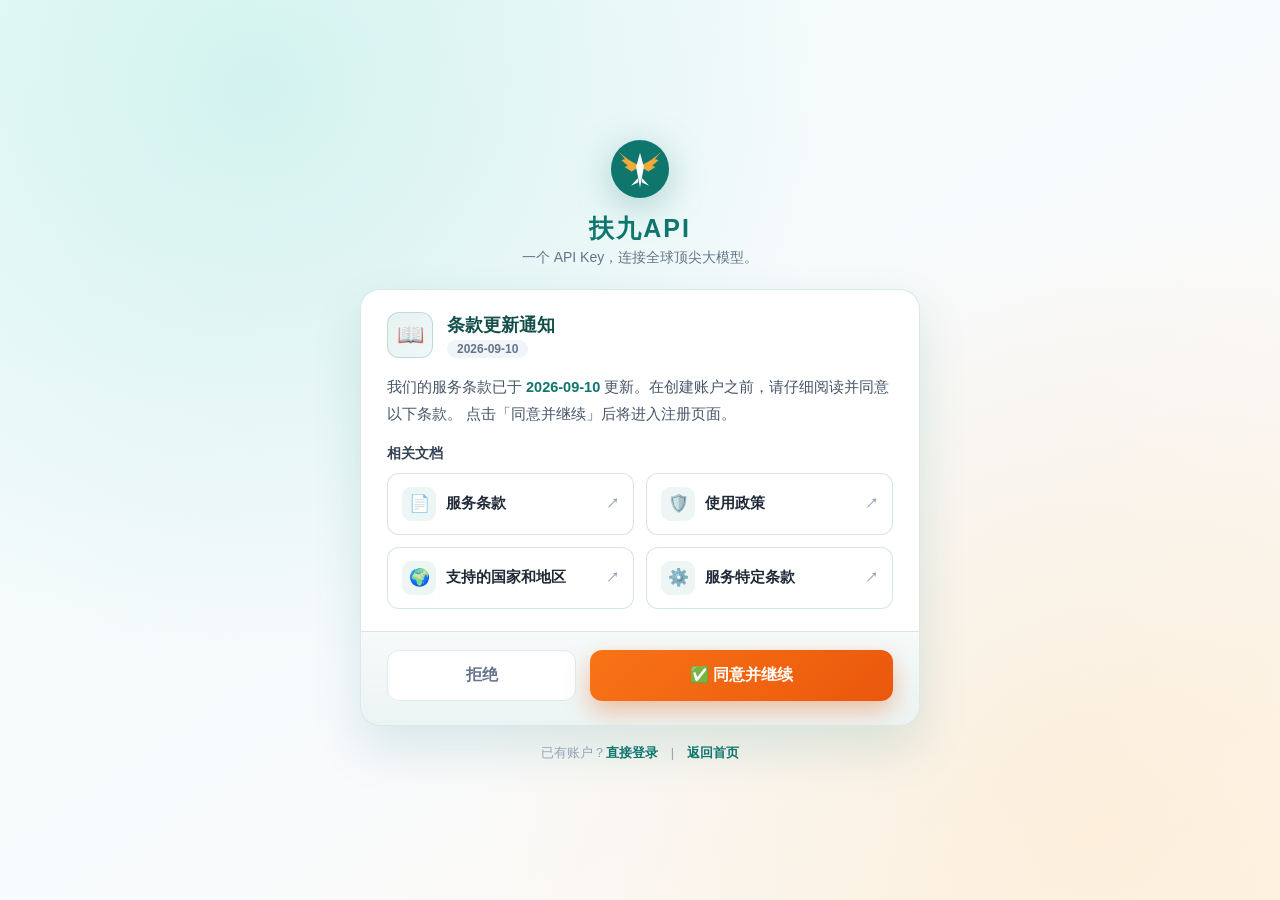
<file: register.html>
<!DOCTYPE html>
<html lang="zh-CN">
<head>
    <meta charset="UTF-8">
    <meta name="viewport" content="width=device-width, initial-scale=1.0">
    <title>创建账户 - 扶九API</title>
    <style>
        * { margin: 0; padding: 0; box-sizing: border-box; }
        body {
            font-family: -apple-system, BlinkMacSystemFont, "Segoe UI", "PingFang SC", "Microsoft YaHei", sans-serif;
            min-height: 100vh;
            background:
                radial-gradient(circle at 20% 10%, rgba(20,184,166,.14), transparent 45%),
                radial-gradient(circle at 85% 90%, rgba(240,169,59,.12), transparent 45%),
                linear-gradient(145deg, #f0fdfa 0%, #f8fafc 55%, #fff7ed 100%);
            display: flex;
            flex-direction: column;
            align-items: center;
            justify-content: center;
            padding: 30px 16px;
        }
        .brand { text-align: center; margin-bottom: 22px; }
        .brand img { width: 62px; height: 62px; filter: drop-shadow(0 8px 18px rgba(15,118,110,.3)); }
        .brand h1 { font-size: 25px; font-weight: 900; color: #0f766e; letter-spacing: 2px; margin-top: 8px; }
        .brand p { color: #64748b; font-size: 14px; margin-top: 4px; }

        .card {
            background: #fff;
            border: 1px solid rgba(15,118,110,.16);
            border-radius: 20px;
            box-shadow: 0 22px 50px rgba(15,118,110,.14);
            max-width: 560px;
            width: 100%;
            overflow: hidden;
        }
        .card-head {
            display: flex; align-items: center; gap: 14px;
            padding: 22px 26px 16px;
        }
        .card-head .icon {
            width: 46px; height: 46px; flex: none;
            background: linear-gradient(135deg, rgba(15,118,110,.1), rgba(20,184,166,.08));
            border: 1px solid rgba(15,118,110,.2);
            border-radius: 12px;
            display: flex; align-items: center; justify-content: center;
            font-size: 22px;
        }
        .card-head h2 { font-size: 17.5px; color: #134e4a; font-weight: 800; }
        .date {
            display: inline-block; margin-top: 3px;
            background: #f1f5f9; color: #64748b;
            font-size: 12px; font-weight: 600;
            padding: 2px 10px; border-radius: 999px;
        }
        .card-desc { padding: 0 26px 18px; color: #475569; font-size: 14.5px; line-height: 1.8; }
        .card-desc b { color: #0f766e; }

        .docs-title { padding: 0 26px 10px; font-size: 14px; font-weight: 800; color: #334155; }
        .docs {
            display: grid; grid-template-columns: 1fr 1fr; gap: 12px;
            padding: 0 26px 22px;
        }
        .docs a {
            display: flex; align-items: center; gap: 10px;
            border: 1px solid rgba(15,118,110,.18);
            background: #fff;
            border-radius: 12px;
            padding: 13px 14px;
            text-decoration: none;
            color: #1f2937; font-size: 14.5px; font-weight: 600;
            transition: border-color .15s ease, box-shadow .15s ease;
        }
        .docs a:hover { border-color: #14b8a6; box-shadow: 0 6px 16px rgba(15,118,110,.12); }
        .docs a .doc-icon {
            width: 34px; height: 34px; flex: none;
            background: rgba(15,118,110,.07);
            border-radius: 9px;
            display: flex; align-items: center; justify-content: center;
            font-size: 17px;
        }
        .docs a .arrow { margin-left: auto; color: #94a3b8; font-size: 13px; }

        .actions {
            display: grid; grid-template-columns: 1fr 1.6fr; gap: 14px;
            padding: 18px 26px 24px;
            background: linear-gradient(180deg, rgba(15,118,110,.04), rgba(15,118,110,.08));
            border-top: 1px solid rgba(15,118,110,.1);
        }
        .btn {
            display: flex; align-items: center; justify-content: center;
            border-radius: 12px;
            font-size: 15.5px; font-weight: 800;
            padding: 14px 10px;
            text-decoration: none;
            cursor: pointer;
            border: none;
        }
        .btn-reject { background: #fff; color: #64748b; border: 1px solid #e2e8f0; }
        .btn-reject:hover { color: #ef4444; border-color: #fecaca; }
        .btn-agree {
            background: linear-gradient(135deg, #f97316, #ea580c);
            color: #fff;
            box-shadow: 0 10px 24px rgba(234,88,12,.35);
        }
        .btn-agree:hover { filter: brightness(1.06); }
        .btn-agree:active { filter: brightness(.96); }

        .foot { margin-top: 18px; color: #94a3b8; font-size: 13px; }
        .foot a { color: #0f766e; font-weight: 700; text-decoration: none; }
        @media (max-width: 480px) { .docs { grid-template-columns: 1fr; } .actions { grid-template-columns: 1fr; } }
    </style>
</head>
<body>
    <div class="brand">
        <img src="img/logo.svg" alt="扶九API">
        <h1>扶九API</h1>
        <p>一个 API Key，连接全球顶尖大模型。</p>
    </div>

    <div class="card">
        <div class="card-head">
            <div class="icon">📖</div>
            <div>
                <h2>条款更新通知</h2>
                <span class="date">2026-09-10</span>
            </div>
        </div>
        <p class="card-desc">
            我们的服务条款已于 <b>2026-09-10</b> 更新。在创建账户之前，请仔细阅读并同意以下条款。
            点击「同意并继续」后将进入注册页面。
        </p>

        <p class="docs-title">相关文档</p>
        <div class="docs">
            <a href="legal.html#terms" target="_blank" rel="noopener"><span class="doc-icon">📄</span>服务条款<span class="arrow">↗</span></a>
            <a href="legal.html#usage" target="_blank" rel="noopener"><span class="doc-icon">🛡️</span>使用政策<span class="arrow">↗</span></a>
            <a href="legal.html#regions" target="_blank" rel="noopener"><span class="doc-icon">🌍</span>支持的国家和地区<span class="arrow">↗</span></a>
            <a href="legal.html#service" target="_blank" rel="noopener"><span class="doc-icon">⚙️</span>服务特定条款<span class="arrow">↗</span></a>
        </div>

        <div class="actions">
            <a class="btn btn-reject" href="https://fujiuapi.com">拒绝</a>
            <button class="btn btn-agree" onclick="agreeAndContinue()" id="agreeBtn">✅ 同意并继续</button>
        </div>
    </div>

    <p class="foot">已有账户？<a href="https://fujiuapi.com/sign-in" target="_blank" rel="noopener">直接登录</a>　|　<a href="https://fujiuapi.com" target="_blank" rel="noopener">返回首页</a></p>

    <script>
        // 条款版本号：每次更新条款后改这里 + 上方日期，老用户需重新同意
        var TERMS_VERSION = '2026-09-10';
        var SIGNUP_URL = 'https://fujiuapi.com/sign-up';

        // 已同意过当前版本的用户：直接放行进入注册页，不再重复弹
        try {
            if (localStorage.getItem('fj_terms_agreed') === TERMS_VERSION) {
                location.replace(SIGNUP_URL);
            }
        } catch (e) { /* 隐私模式等场景下忽略，正常展示条款 */ }

        function agreeAndContinue() {
            var btn = document.getElementById('agreeBtn');
            btn.textContent = '正在进入注册…';
            try { localStorage.setItem('fj_terms_agreed', TERMS_VERSION); } catch (e) {}
            location.href = SIGNUP_URL;
        }
    </script>
</body>
</html>
</file>
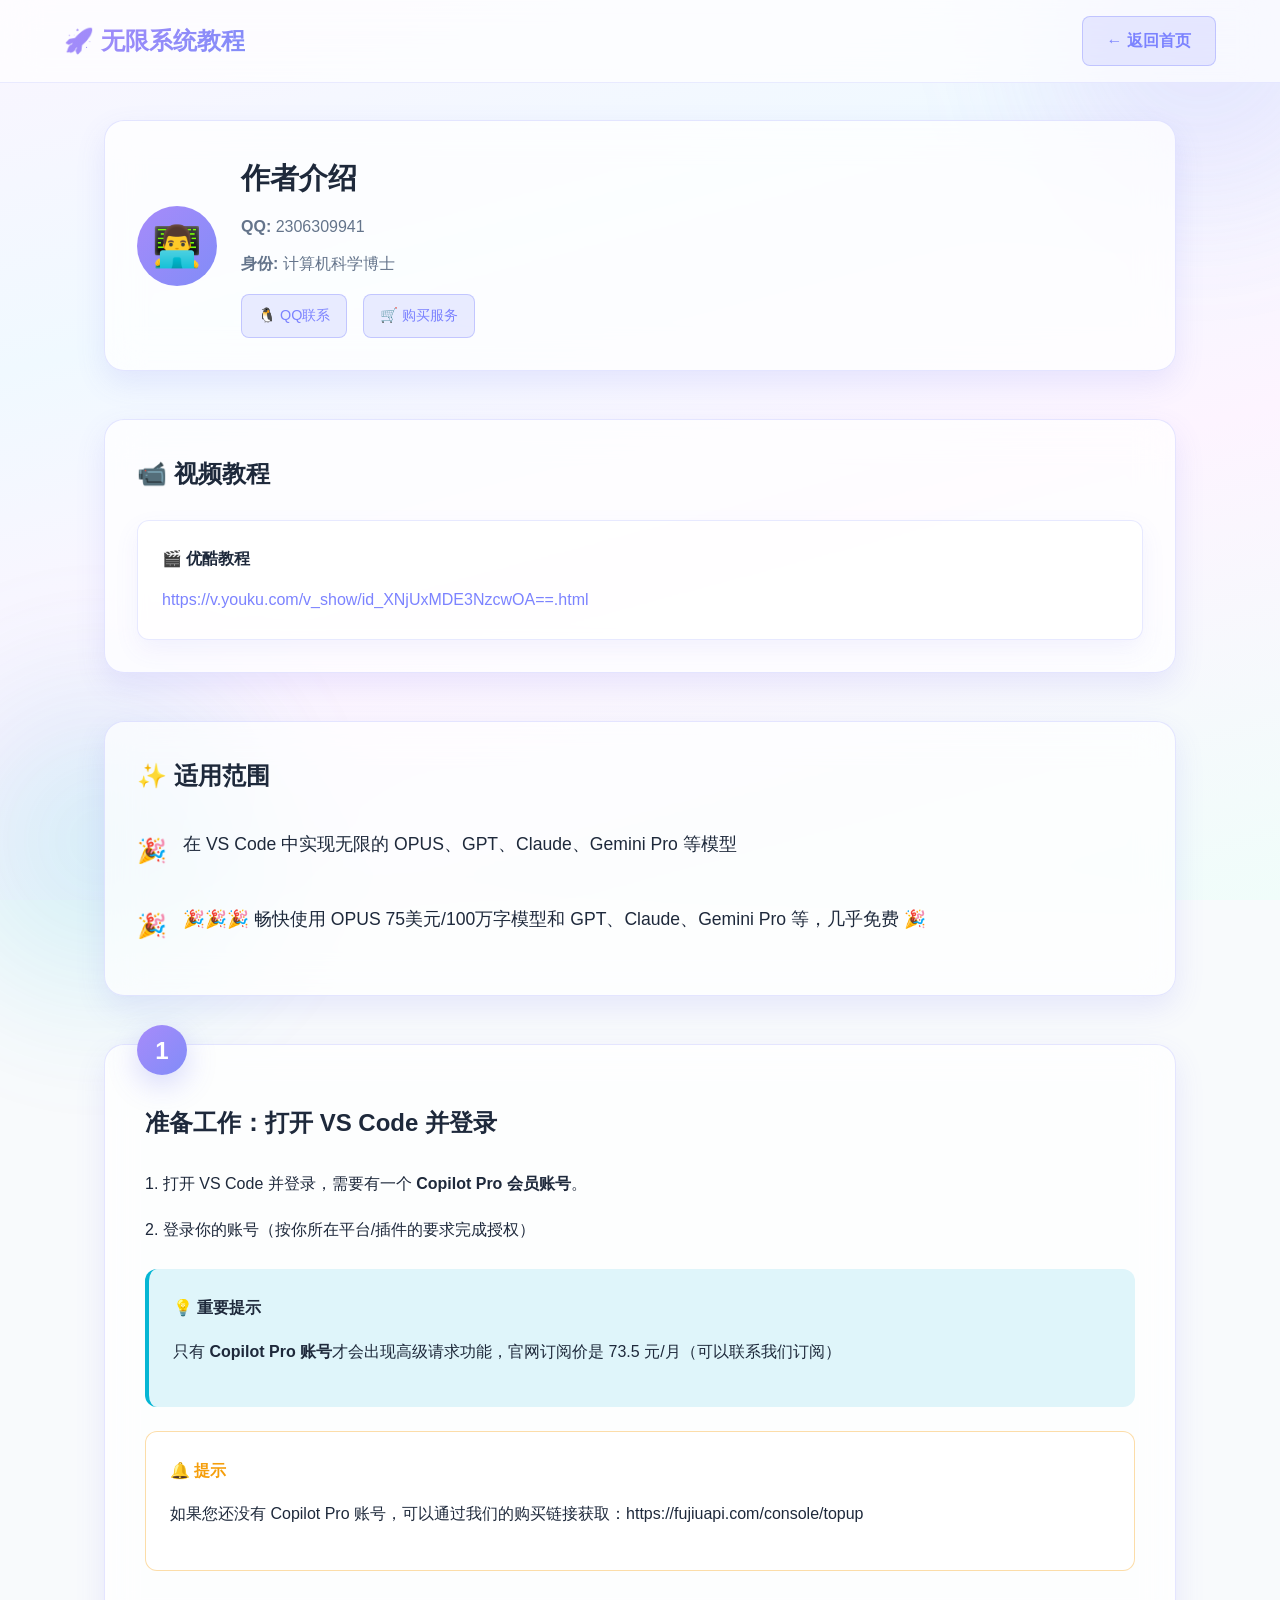
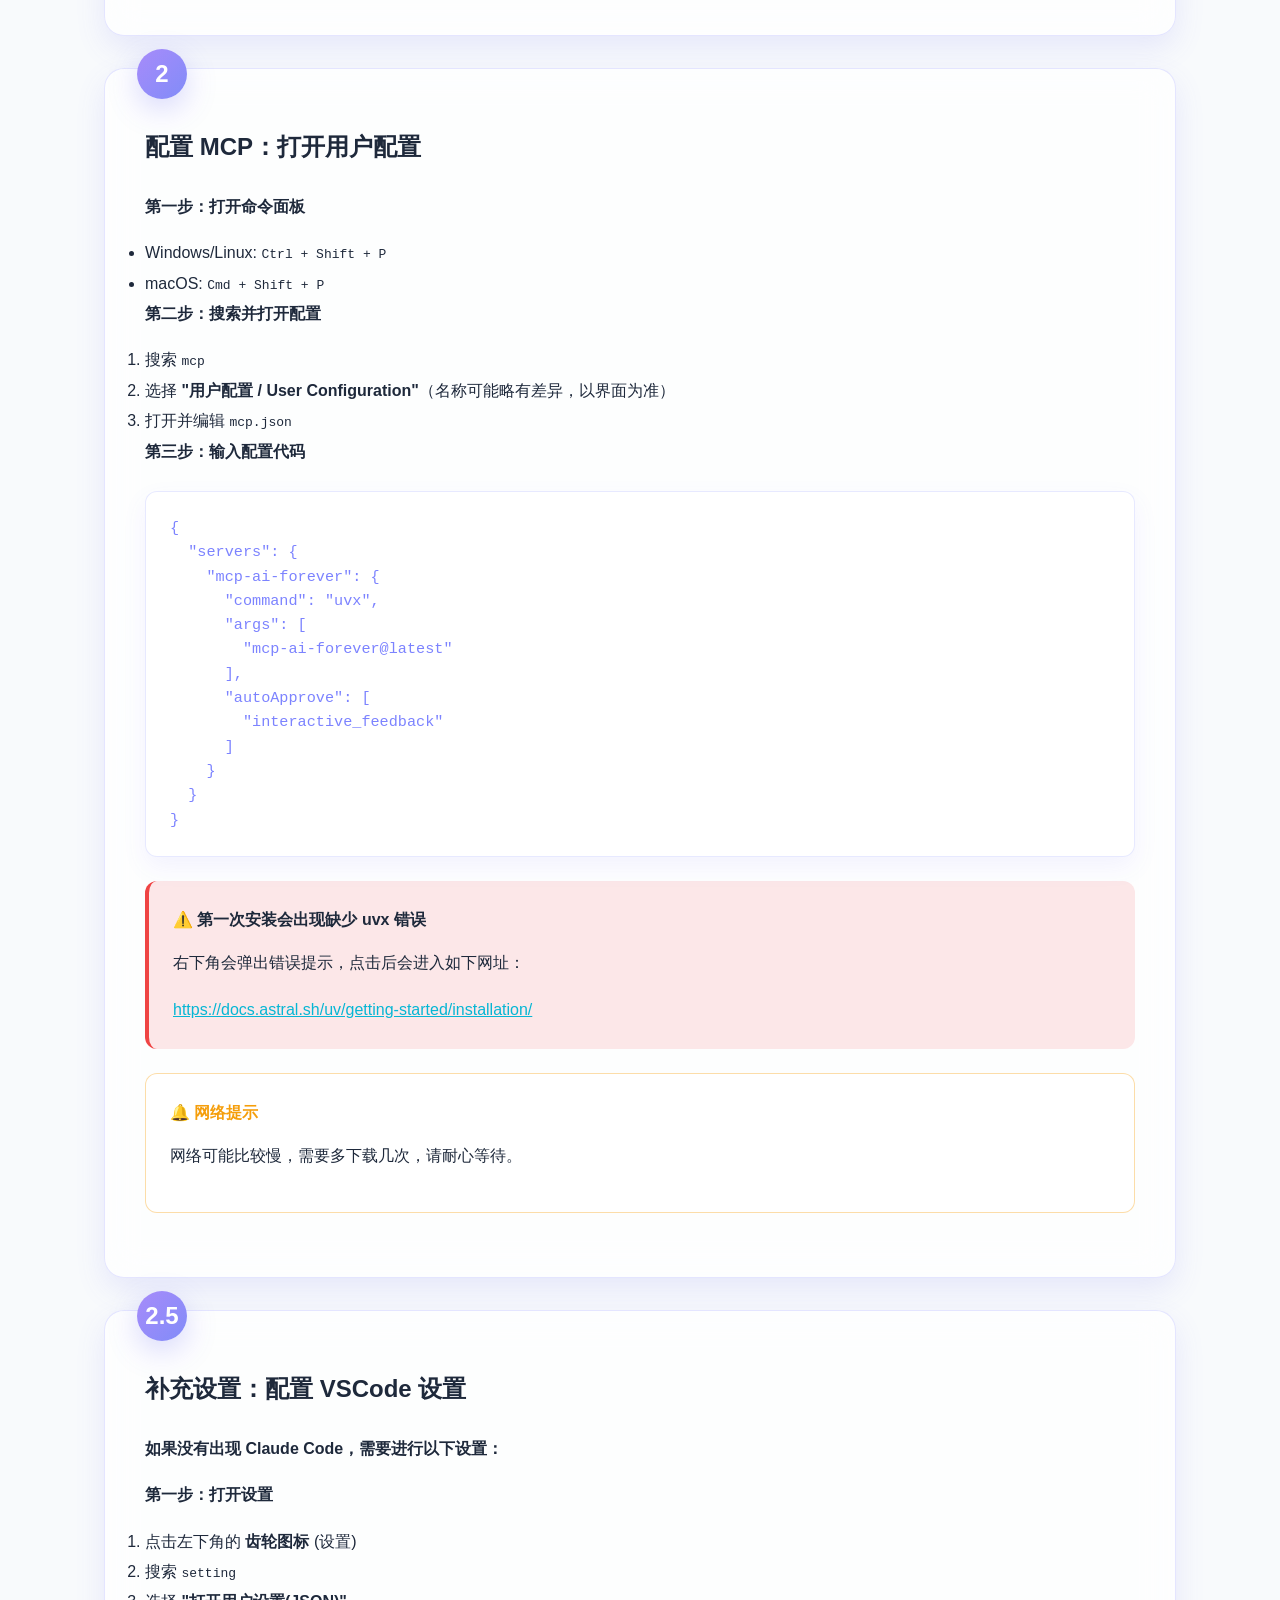
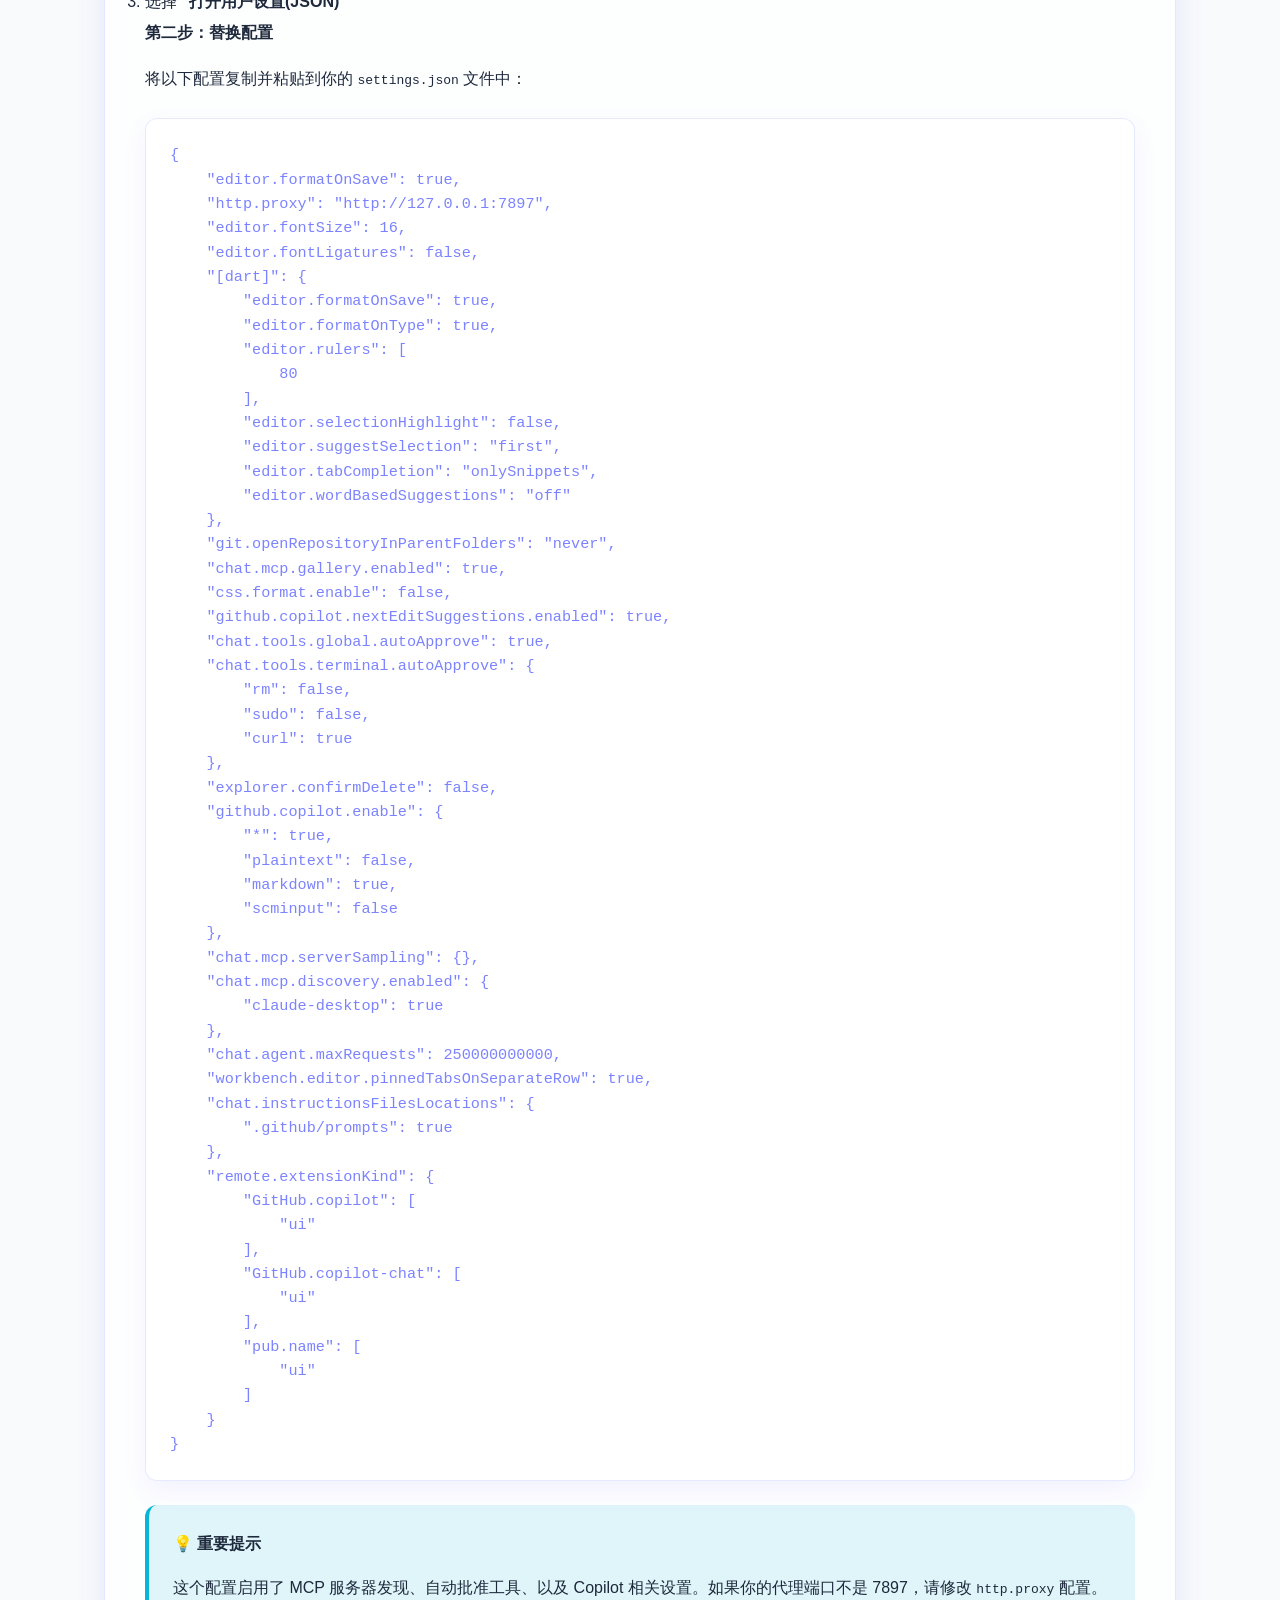
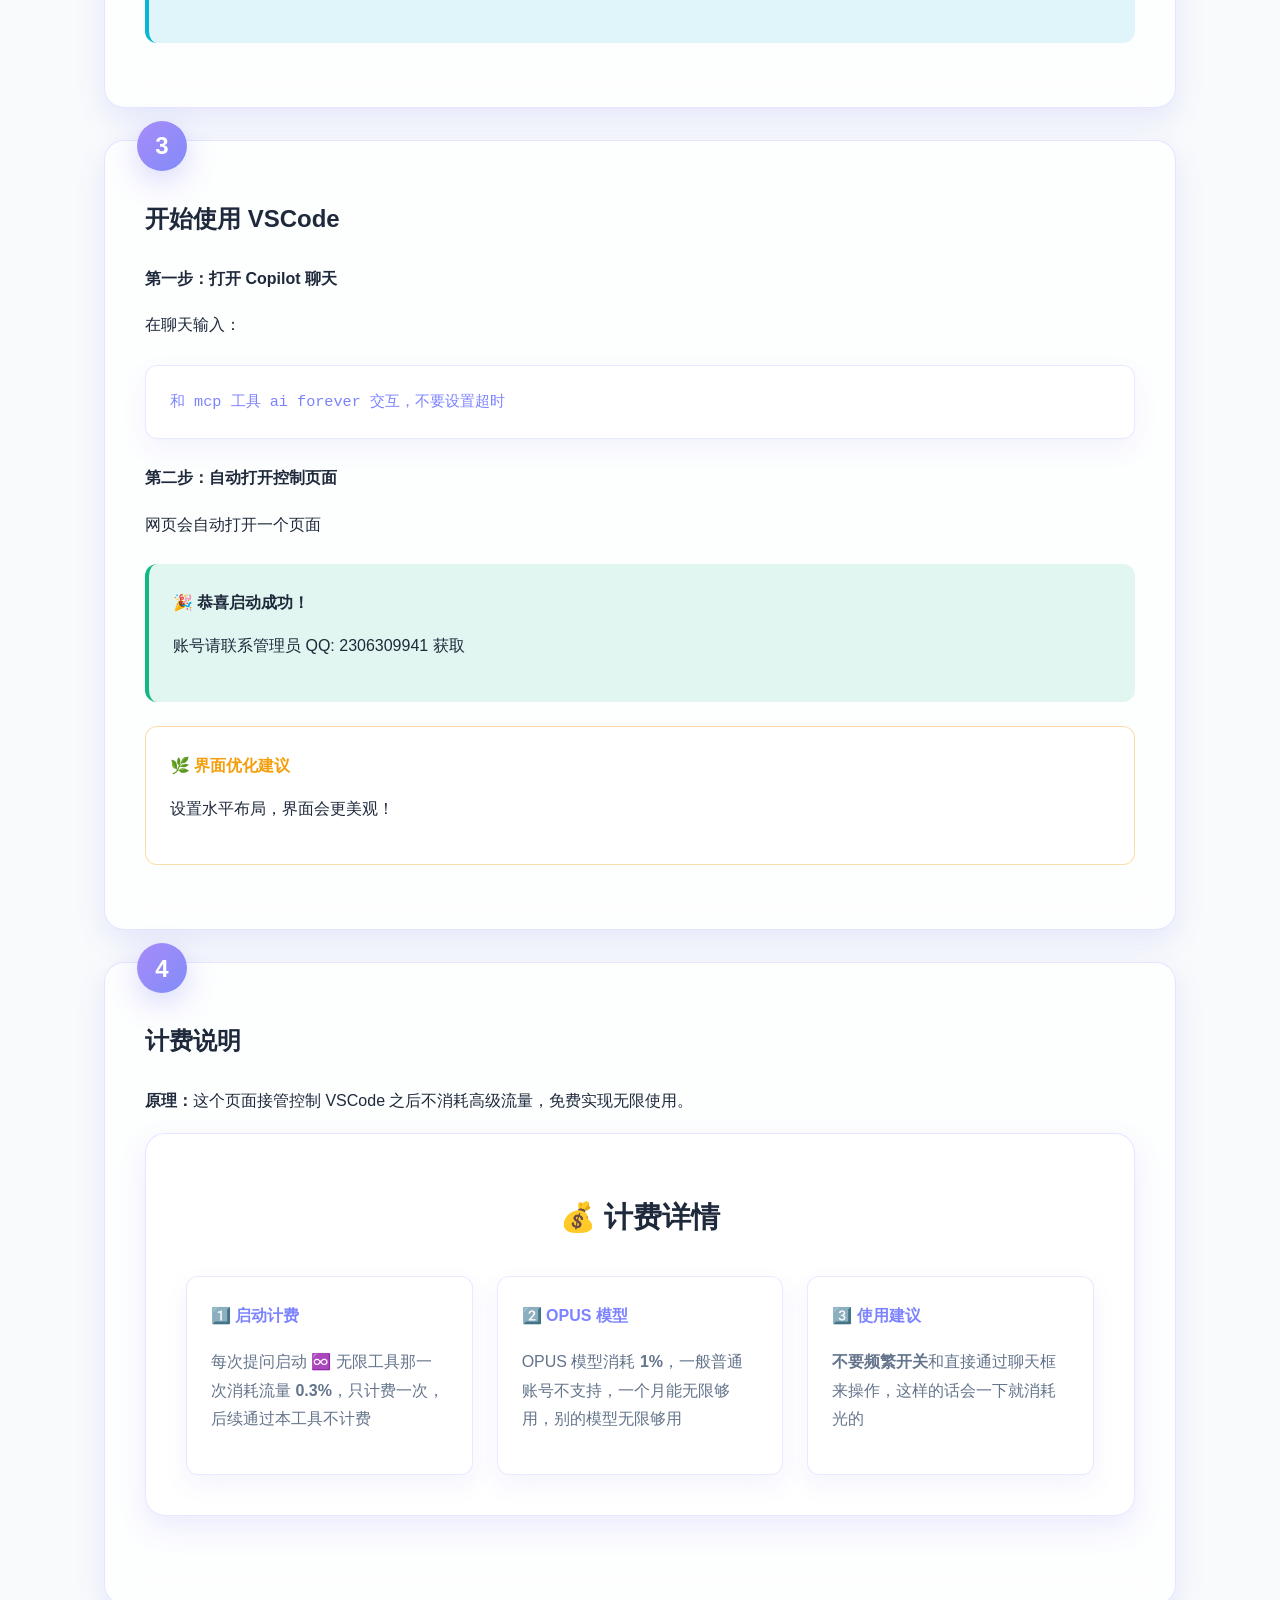
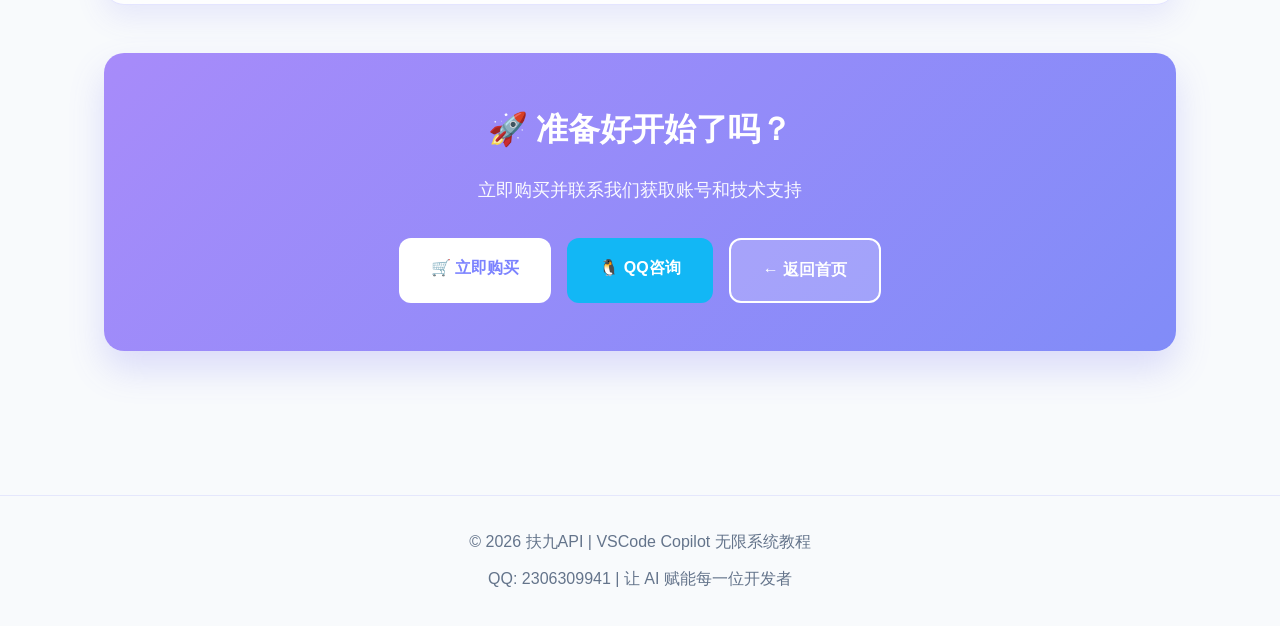
<file: tutorial.html>
<!DOCTYPE html>
<html lang="zh-CN">
<head>
    <meta charset="UTF-8">
    <meta name="viewport" content="width=device-width, initial-scale=1.0">
    <title>VSCode Copilot 无限系统 - 使用教程</title>
    <style>
        * {
            margin: 0;
            padding: 0;
            box-sizing: border-box;
        }

        :root {
            --primary-color: #7c83ff;
            --primary-dark: #5f66e6;
            --secondary-color: #a78bfa;
            --accent-color: #06b6d4;
            --success-color: #10b981;
            --warning-color: #f59e0b;
            --danger-color: #ef4444;
            --bg-dark: #f8fafc;
            --bg-card: rgba(255, 255, 255, 0.75);
            --text-primary: #1e293b;
            --text-secondary: #64748b;
            --gradient-1: linear-gradient(135deg, #a78bfa 0%, #818cf8 100%);
            --gradient-2: linear-gradient(135deg, #e9d5ff 0%, #c7d2fe 100%);
            --gradient-3: linear-gradient(135deg, #bae6fd 0%, #99f6e4 100%);
        }

        body {
            font-family: -apple-system, BlinkMacSystemFont, 'Segoe UI', 'PingFang SC', 'Hiragino Sans GB', 'Microsoft YaHei', sans-serif;
            background: var(--bg-dark);
            color: var(--text-primary);
            line-height: 1.8;
            overflow-x: hidden;
            position: relative;
        }

        body::before {
            content: '';
            position: fixed;
            inset: 0;
            background-image:
                linear-gradient(165deg, #faf5ff 0%, #f0f9ff 30%, #fdf4ff 60%, #f0fdfa 100%),
                linear-gradient(rgba(124, 131, 255, 0.08) 1px, transparent 1px),
                linear-gradient(90deg, rgba(124, 131, 255, 0.08) 1px, transparent 1px);
            background-size: 100% 100%, 40px 40px, 40px 40px;
            z-index: -2;
        }

        .bg-orb {
            position: fixed;
            width: 520px;
            height: 520px;
            border-radius: 50%;
            filter: blur(50px);
            z-index: -1;
            opacity: 0.6;
            animation: float 18s ease-in-out infinite;
        }

        .bg-orb.primary {
            background: radial-gradient(circle, rgba(167, 139, 250, 0.35) 0%, transparent 65%);
            top: -220px;
            right: -180px;
        }

        .bg-orb.accent {
            background: radial-gradient(circle, rgba(6, 182, 212, 0.28) 0%, transparent 65%);
            bottom: -200px;
            left: -160px;
            animation-duration: 22s;
        }

        @keyframes float {
            0%, 100% { transform: translate(0, 0); }
            50% { transform: translate(50px, 50px); }
        }

        /* 导航栏 */
        .navbar {
            position: fixed;
            top: 0;
            left: 0;
            right: 0;
            background: rgba(255, 255, 255, 0.7);
            backdrop-filter: blur(18px);
            padding: 1rem 5%;
            z-index: 1000;
            border-bottom: 1px solid rgba(124, 131, 255, 0.15);
        }

        .nav-container {
            max-width: 1400px;
            margin: 0 auto;
            display: flex;
            justify-content: space-between;
            align-items: center;
        }

        .logo {
            font-size: 1.5rem;
            font-weight: 700;
            background: var(--gradient-1);
            -webkit-background-clip: text;
            -webkit-text-fill-color: transparent;
            background-clip: text;
        }

        .back-btn {
            padding: 0.6rem 1.5rem;
            background: rgba(124, 131, 255, 0.15);
            color: var(--primary-color);
            text-decoration: none;
            border-radius: 8px;
            font-weight: 600;
            transition: all 0.3s;
            border: 1px solid rgba(124, 131, 255, 0.35);
        }

        .back-btn:hover {
            transform: translateY(-2px);
            box-shadow: 0 10px 20px rgba(99, 102, 241, 0.2);
            background: rgba(124, 131, 255, 0.25);
        }

        /* 主要内容 */
        .main-content {
            padding: 120px 5% 80px;
            max-width: 1200px;
            margin: 0 auto;
        }

        /* 作者信息卡片 */
        .author-card {
            background: var(--bg-card);
            border-radius: 20px;
            padding: 2rem;
            margin-bottom: 3rem;
            border: 1px solid rgba(124, 131, 255, 0.2);
            backdrop-filter: blur(18px);
            box-shadow: 0 12px 30px rgba(99, 102, 241, 0.12);
            display: flex;
            align-items: center;
            gap: 1.5rem;
            flex-wrap: wrap;
        }

        .author-avatar {
            width: 80px;
            height: 80px;
            background: var(--gradient-1);
            border-radius: 50%;
            display: flex;
            align-items: center;
            justify-content: center;
            font-size: 2.5rem;
        }

        .author-info h2 {
            font-size: 1.8rem;
            margin-bottom: 0.5rem;
        }

        .author-info p {
            color: var(--text-secondary);
            margin-bottom: 0.5rem;
        }

        .author-contact {
            display: flex;
            gap: 1rem;
            flex-wrap: wrap;
            margin-top: 1rem;
        }

        .contact-btn {
            padding: 0.5rem 1rem;
            background: rgba(124, 131, 255, 0.15);
            border: 1px solid rgba(124, 131, 255, 0.35);
            color: var(--primary-color);
            border-radius: 8px;
            text-decoration: none;
            font-size: 0.9rem;
            transition: all 0.3s;
        }

        .contact-btn:hover {
            background: var(--primary-color);
            color: white;
        }

        /* 视频区域 */
        .video-section {
            background: var(--bg-card);
            border-radius: 20px;
            padding: 2rem;
            margin-bottom: 3rem;
            border: 1px solid rgba(124, 131, 255, 0.2);
            backdrop-filter: blur(18px);
            box-shadow: 0 12px 30px rgba(99, 102, 241, 0.12);
        }

        .video-section h3 {
            font-size: 1.5rem;
            margin-bottom: 1.5rem;
            display: flex;
            align-items: center;
            gap: 0.5rem;
        }

        .video-card {
            background: rgba(255, 255, 255, 0.65);
            border-radius: 12px;
            padding: 1.5rem;
            border: 1px solid rgba(124, 131, 255, 0.18);
            transition: all 0.3s;
            margin-bottom: 1.5rem;
            box-shadow: 0 10px 24px rgba(99, 102, 241, 0.08);
        }

        .video-card:last-child {
            margin-bottom: 0;
        }

        .video-card:hover {
            border-color: rgba(124, 131, 255, 0.4);
            transform: translateY(-3px);
        }

        .video-card h4 {
            margin-bottom: 0.8rem;
            display: flex;
            align-items: center;
            gap: 0.5rem;
        }

        .video-card a {
            color: var(--primary-color);
            text-decoration: none;
            word-break: break-all;
        }

        .video-card a:hover {
            text-decoration: underline;
        }

        /* 适用范围 */
        .scope-section {
            background: rgba(255, 255, 255, 0.7);
            border-radius: 20px;
            padding: 2rem;
            margin-bottom: 3rem;
            border: 1px solid rgba(124, 131, 255, 0.2);
            backdrop-filter: blur(18px);
            box-shadow: 0 12px 30px rgba(99, 102, 241, 0.12);
        }

        .scope-section h3 {
            font-size: 1.5rem;
            margin-bottom: 1rem;
        }

        .scope-list {
            list-style: none;
        }

        .scope-list li {
            padding: 1rem 0;
            font-size: 1.1rem;
            display: flex;
            align-items: flex-start;
            gap: 1rem;
        }

        .scope-list li::before {
            content: '🎉';
            font-size: 1.5rem;
            flex-shrink: 0;
        }

        /* 步骤卡片 */
        .step-card {
            background: var(--bg-card);
            border-radius: 20px;
            padding: 2.5rem;
            margin-bottom: 2rem;
            border: 1px solid rgba(124, 131, 255, 0.2);
            backdrop-filter: blur(18px);
            box-shadow: 0 12px 30px rgba(99, 102, 241, 0.12);
            position: relative;
        }

        .step-number {
            position: absolute;
            top: -20px;
            left: 2rem;
            width: 50px;
            height: 50px;
            background: var(--gradient-1);
            border-radius: 50%;
            display: flex;
            align-items: center;
            justify-content: center;
            font-size: 1.5rem;
            font-weight: 700;
            box-shadow: 0 10px 30px rgba(99, 102, 241, 0.25);
            color: white;
        }

        .step-card h3 {
            font-size: 1.5rem;
            margin-bottom: 1.5rem;
            margin-top: 1rem;
        }

        .step-content {
            line-height: 1.9;
        }

        .step-content p {
            margin-bottom: 1rem;
        }

        /* 代码块 */
        .code-block {
            background: rgba(255, 255, 255, 0.65);
            border-radius: 12px;
            padding: 1.5rem;
            margin: 1.5rem 0;
            overflow-x: auto;
            border: 1px solid rgba(124, 131, 255, 0.18);
            box-shadow: 0 10px 24px rgba(99, 102, 241, 0.08);
        }

        .code-block code {
            font-family: 'Monaco', 'Menlo', 'Ubuntu Mono', monospace;
            font-size: 0.95rem;
            color: var(--primary-color);
            line-height: 1.6;
            white-space: pre;
            display: block;
        }

        /* 警告框 */
        .alert-box {
            padding: 1.5rem;
            border-radius: 12px;
            margin: 1.5rem 0;
            border-left: 4px solid;
        }

        .alert-box.warning {
            background: rgba(245, 158, 11, 0.12);
            border-color: var(--warning-color);
        }

        .alert-box.error {
            background: rgba(239, 68, 68, 0.12);
            border-color: var(--danger-color);
        }

        .alert-box.info {
            background: rgba(6, 182, 212, 0.12);
            border-color: var(--accent-color);
        }

        .alert-box.success {
            background: rgba(16, 185, 129, 0.12);
            border-color: var(--success-color);
        }

        .alert-box h4 {
            display: flex;
            align-items: center;
            gap: 0.5rem;
            margin-bottom: 0.8rem;
        }

        /* 提示卡片 */
        .tip-card {
            background: rgba(255, 255, 255, 0.7);
            border-radius: 12px;
            padding: 1.5rem;
            margin: 1.5rem 0;
            border: 1px solid rgba(245, 158, 11, 0.35);
            backdrop-filter: blur(14px);
        }

        .tip-card h4 {
            color: var(--warning-color);
            margin-bottom: 0.8rem;
            display: flex;
            align-items: center;
            gap: 0.5rem;
        }

        /* 计费说明 */
        .pricing-section {
            background: var(--bg-card);
            border-radius: 20px;
            padding: 2.5rem;
            margin-bottom: 3rem;
            border: 1px solid rgba(124, 131, 255, 0.2);
            backdrop-filter: blur(18px);
            box-shadow: 0 12px 30px rgba(99, 102, 241, 0.12);
        }

        .pricing-section h3 {
            font-size: 1.8rem;
            margin-bottom: 2rem;
            text-align: center;
        }

        .pricing-grid {
            display: grid;
            grid-template-columns: repeat(auto-fit, minmax(280px, 1fr));
            gap: 1.5rem;
        }

        .pricing-card {
            background: rgba(255, 255, 255, 0.65);
            border-radius: 12px;
            padding: 1.5rem;
            border: 1px solid rgba(124, 131, 255, 0.18);
            box-shadow: 0 10px 24px rgba(99, 102, 241, 0.08);
        }

        .pricing-card h4 {
            color: var(--primary-color);
            margin-bottom: 1rem;
            display: flex;
            align-items: center;
            gap: 0.5rem;
        }

        .pricing-card p {
            color: var(--text-secondary);
            line-height: 1.8;
        }

        /* CTA 区域 */
        .cta-section {
            text-align: center;
            padding: 3rem;
            background: var(--gradient-1);
            border-radius: 20px;
            margin-top: 3rem;
            color: white;
            box-shadow: 0 18px 36px rgba(99, 102, 241, 0.2);
        }

        .cta-section h2 {
            font-size: 2rem;
            margin-bottom: 1rem;
        }

        .cta-section p {
            font-size: 1.1rem;
            margin-bottom: 2rem;
            opacity: 0.95;
        }

        .cta-buttons {
            display: flex;
            gap: 1rem;
            justify-content: center;
            flex-wrap: wrap;
        }

        /* 页脚 */
        footer {
            padding: 2rem 5%;
            text-align: center;
            border-top: 1px solid rgba(124, 131, 255, 0.15);
            color: var(--text-secondary);
            margin-top: 4rem;
        }

        /* 响应式 */
        @media (max-width: 768px) {
            .main-content {
                padding: 100px 5% 60px;
            }

            .step-number {
                left: 1rem;
            }

            .step-card {
                padding: 2rem 1.5rem 1.5rem;
            }

            .author-card {
                flex-direction: column;
                text-align: center;
            }

            .author-contact {
                justify-content: center;
            }
        }
    </style>
</head>
<body>
    <!-- 背景装饰 -->
    <div class="bg-orb primary"></div>
    <div class="bg-orb accent"></div>

    <!-- 导航栏 -->
    <nav class="navbar">
        <div class="nav-container">
            <div class="logo">🚀 无限系统教程</div>
            <a href="index.html" class="back-btn">← 返回首页</a>
        </div>
    </nav>

    <!-- 主要内容 -->
    <main class="main-content">
        <!-- 作者信息 -->
        <div class="author-card">
            <div class="author-avatar">👨‍💻</div>
            <div class="author-info">
                <h2>作者介绍</h2>
                <p><strong>QQ:</strong> 2306309941</p>
                <p><strong>身份:</strong> 计算机科学博士</p>
                <div class="author-contact">
                    <a href="tencent://message/?uin=2306309941&Site=扶九API&Menu=yes" class="contact-btn">🐧 QQ联系</a>
                    <a href="https://fujiuapi.com/console/topup" target="_blank" class="contact-btn">🛒 购买服务</a>
                </div>
            </div>
        </div>

        <!-- 视频教程 -->
        <div class="video-section">
            <h3>📹 视频教程</h3>
            
            <div class="video-card">
                <h4>🎬 优酷教程</h4>
                <a href="https://v.youku.com/v_show/id_XNjUxMDE3NzcwOA==.html" target="_blank">https://v.youku.com/v_show/id_XNjUxMDE3NzcwOA==.html</a>
            </div>
        </div>

        <!-- 适用范围 -->
        <div class="scope-section">
            <h3>✨ 适用范围</h3>
            <ul class="scope-list">
                <li>在 VS Code 中实现无限的 OPUS、GPT、Claude、Gemini Pro 等模型</li>
                <li>🎉🎉🎉 畅快使用 OPUS 75美元/100万字模型和 GPT、Claude、Gemini Pro 等，几乎免费 🎉</li>
            </ul>
        </div>

        <!-- 步骤 1 -->
        <div class="step-card">
            <div class="step-number">1</div>
            <h3>准备工作：打开 VS Code 并登录</h3>
            <div class="step-content">
                <p>1. 打开 VS Code 并登录，需要有一个 <strong>Copilot Pro 会员账号</strong>。</p>
                <p>2. 登录你的账号（按你所在平台/插件的要求完成授权）</p>
                
                <div class="alert-box info">
                    <h4>💡 重要提示</h4>
                    <p>只有 <strong>Copilot Pro 账号</strong>才会出现高级请求功能，官网订阅价是 73.5 元/月（可以联系我们订阅）</p>
                </div>

                <div class="tip-card">
                    <h4>🔔 提示</h4>
                    <p>如果您还没有 Copilot Pro 账号，可以通过我们的购买链接获取：https://fujiuapi.com/console/topup</p>
                </div>
            </div>
        </div>

        <!-- 步骤 2 -->
        <div class="step-card">
            <div class="step-number">2</div>
            <h3>配置 MCP：打开用户配置</h3>
            <div class="step-content">
                <p><strong>第一步：打开命令面板</strong></p>
                <ul>
                    <li>Windows/Linux: <code>Ctrl + Shift + P</code></li>
                    <li>macOS: <code>Cmd + Shift + P</code></li>
                </ul>

                <p><strong>第二步：搜索并打开配置</strong></p>
                <ol>
                    <li>搜索 <code>mcp</code></li>
                    <li>选择 <strong>"用户配置 / User Configuration"</strong>（名称可能略有差异，以界面为准）</li>
                    <li>打开并编辑 <code>mcp.json</code></li>
                </ol>

                <p><strong>第三步：输入配置代码</strong></p>
                <div class="code-block"><code>{
  "servers": {
    "mcp-ai-forever": {
      "command": "uvx",
      "args": [
        "mcp-ai-forever@latest"
      ],
      "autoApprove": [
        "interactive_feedback"
      ]
    }
  }
}</code></div>

                <div class="alert-box error">
                    <h4>⚠️ 第一次安装会出现缺少 uvx 错误</h4>
                    <p>右下角会弹出错误提示，点击后会进入如下网址：</p>
                    <a href="https://docs.astral.sh/uv/getting-started/installation/" target="_blank" style="color: var(--accent-color);">https://docs.astral.sh/uv/getting-started/installation/</a>
                </div>

                <div class="tip-card">
                    <h4>🔔 网络提示</h4>
                    <p>网络可能比较慢，需要多下载几次，请耐心等待。</p>
                </div>
            </div>
        </div>

        <!-- 步骤 2.5 -->
        <div class="step-card">
            <div class="step-number">2.5</div>
            <h3>补充设置：配置 VSCode 设置</h3>
            <div class="step-content">
                <p><strong>如果没有出现 Claude Code，需要进行以下设置：</strong></p>

                <p><strong>第一步：打开设置</strong></p>
                <ol>
                    <li>点击左下角的 <strong>齿轮图标</strong> (设置)</li>
                    <li>搜索 <code>setting</code></li>
                    <li>选择 <strong>"打开用户设置(JSON)"</strong></li>
                </ol>

                <p><strong>第二步：替换配置</strong></p>
                <p>将以下配置复制并粘贴到你的 <code>settings.json</code> 文件中：</p>

                <div class="code-block"><code>{
    "editor.formatOnSave": true,
    "http.proxy": "http://127.0.0.1:7897",
    "editor.fontSize": 16,
    "editor.fontLigatures": false,
    "[dart]": {
        "editor.formatOnSave": true,
        "editor.formatOnType": true,
        "editor.rulers": [
            80
        ],
        "editor.selectionHighlight": false,
        "editor.suggestSelection": "first",
        "editor.tabCompletion": "onlySnippets",
        "editor.wordBasedSuggestions": "off"
    },
    "git.openRepositoryInParentFolders": "never",
    "chat.mcp.gallery.enabled": true,
    "css.format.enable": false,
    "github.copilot.nextEditSuggestions.enabled": true,
    "chat.tools.global.autoApprove": true,
    "chat.tools.terminal.autoApprove": {
        "rm": false,
        "sudo": false,
        "curl": true
    },
    "explorer.confirmDelete": false,
    "github.copilot.enable": {
        "*": true,
        "plaintext": false,
        "markdown": true,
        "scminput": false
    },
    "chat.mcp.serverSampling": {},
    "chat.mcp.discovery.enabled": {
        "claude-desktop": true
    },
    "chat.agent.maxRequests": 250000000000,
    "workbench.editor.pinnedTabsOnSeparateRow": true,
    "chat.instructionsFilesLocations": {
        ".github/prompts": true
    },
    "remote.extensionKind": {
        "GitHub.copilot": [
            "ui"
        ],
        "GitHub.copilot-chat": [
            "ui"
        ],
        "pub.name": [
            "ui"
        ]
    }
}</code></div>

                <div class="alert-box info">
                    <h4>💡 重要提示</h4>
                    <p>这个配置启用了 MCP 服务器发现、自动批准工具、以及 Copilot 相关设置。如果你的代理端口不是 7897，请修改 <code>http.proxy</code> 配置。</p>
                </div>
            </div>
        </div>

        <!-- 步骤 3 -->
        <div class="step-card">
            <div class="step-number">3</div>
            <h3>开始使用 VSCode</h3>
            <div class="step-content">
                <p><strong>第一步：打开 Copilot 聊天</strong></p>
                <p>在聊天输入：</p>
                <div class="code-block">
<code>和 mcp 工具 ai forever 交互，不要设置超时</code>
                </div>

                <p><strong>第二步：自动打开控制页面</strong></p>
                <p>网页会自动打开一个页面</p>

                <div class="alert-box success">
                    <h4>🎉 恭喜启动成功！</h4>
                    <p>账号请联系管理员 QQ: 2306309941 获取</p>
                </div>

                <div class="tip-card">
                    <h4>🌿 界面优化建议</h4>
                    <p>设置水平布局，界面会更美观！</p>
                </div>
            </div>
        </div>

        <!-- 步骤 4：计费说明 -->
        <div class="step-card">
            <div class="step-number">4</div>
            <h3>计费说明</h3>
            <div class="step-content">
                <p><strong>原理：</strong>这个页面接管控制 VSCode 之后不消耗高级流量，免费实现无限使用。</p>

                <div class="pricing-section">
                    <h3>💰 计费详情</h3>
                    <div class="pricing-grid">
                        <div class="pricing-card">
                            <h4>1️⃣ 启动计费</h4>
                            <p>每次提问启动 ♾️ 无限工具那一次消耗流量 <strong>0.3%</strong>，只计费一次，后续通过本工具不计费</p>
                        </div>

                        <div class="pricing-card">
                            <h4>2️⃣ OPUS 模型</h4>
                            <p>OPUS 模型消耗 <strong>1%</strong>，一般普通账号不支持，一个月能无限够用，别的模型无限够用</p>
                        </div>

                        <div class="pricing-card">
                            <h4>3️⃣ 使用建议</h4>
                            <p><strong>不要频繁开关</strong>和直接通过聊天框来操作，这样的话会一下就消耗光的</p>
                        </div>
                    </div>
                </div>
            </div>
        </div>

        <!-- CTA -->
        <div class="cta-section">
            <h2>🚀 准备好开始了吗？</h2>
            <p>立即购买并联系我们获取账号和技术支持</p>
            <div class="cta-buttons">
                <a href="https://fujiuapi.com/console/topup" target="_blank" style="background: white; color: var(--primary-color); padding: 1rem 2rem; border-radius: 12px; text-decoration: none; font-weight: 600;">
                    🛒 立即购买
                </a>
                <a href="tencent://message/?uin=2306309941&Site=扶九API&Menu=yes" style="background: #12B7F5; color: white; padding: 1rem 2rem; border-radius: 12px; text-decoration: none; font-weight: 600;">
                    🐧 QQ咨询
                </a>
                <a href="index.html" style="background: rgba(255,255,255,0.2); color: white; padding: 1rem 2rem; border-radius: 12px; text-decoration: none; font-weight: 600; border: 2px solid white;">
                    ← 返回首页
                </a>
            </div>
        </div>
    </main>

    <!-- 页脚 -->
    <footer>
        <p>© 2026 扶九API | VSCode Copilot 无限系统教程</p>
        <p style="margin-top: 0.5rem;">QQ: 2306309941 | 让 AI 赋能每一位开发者</p>
    </footer>
</body>
</html>
</file>
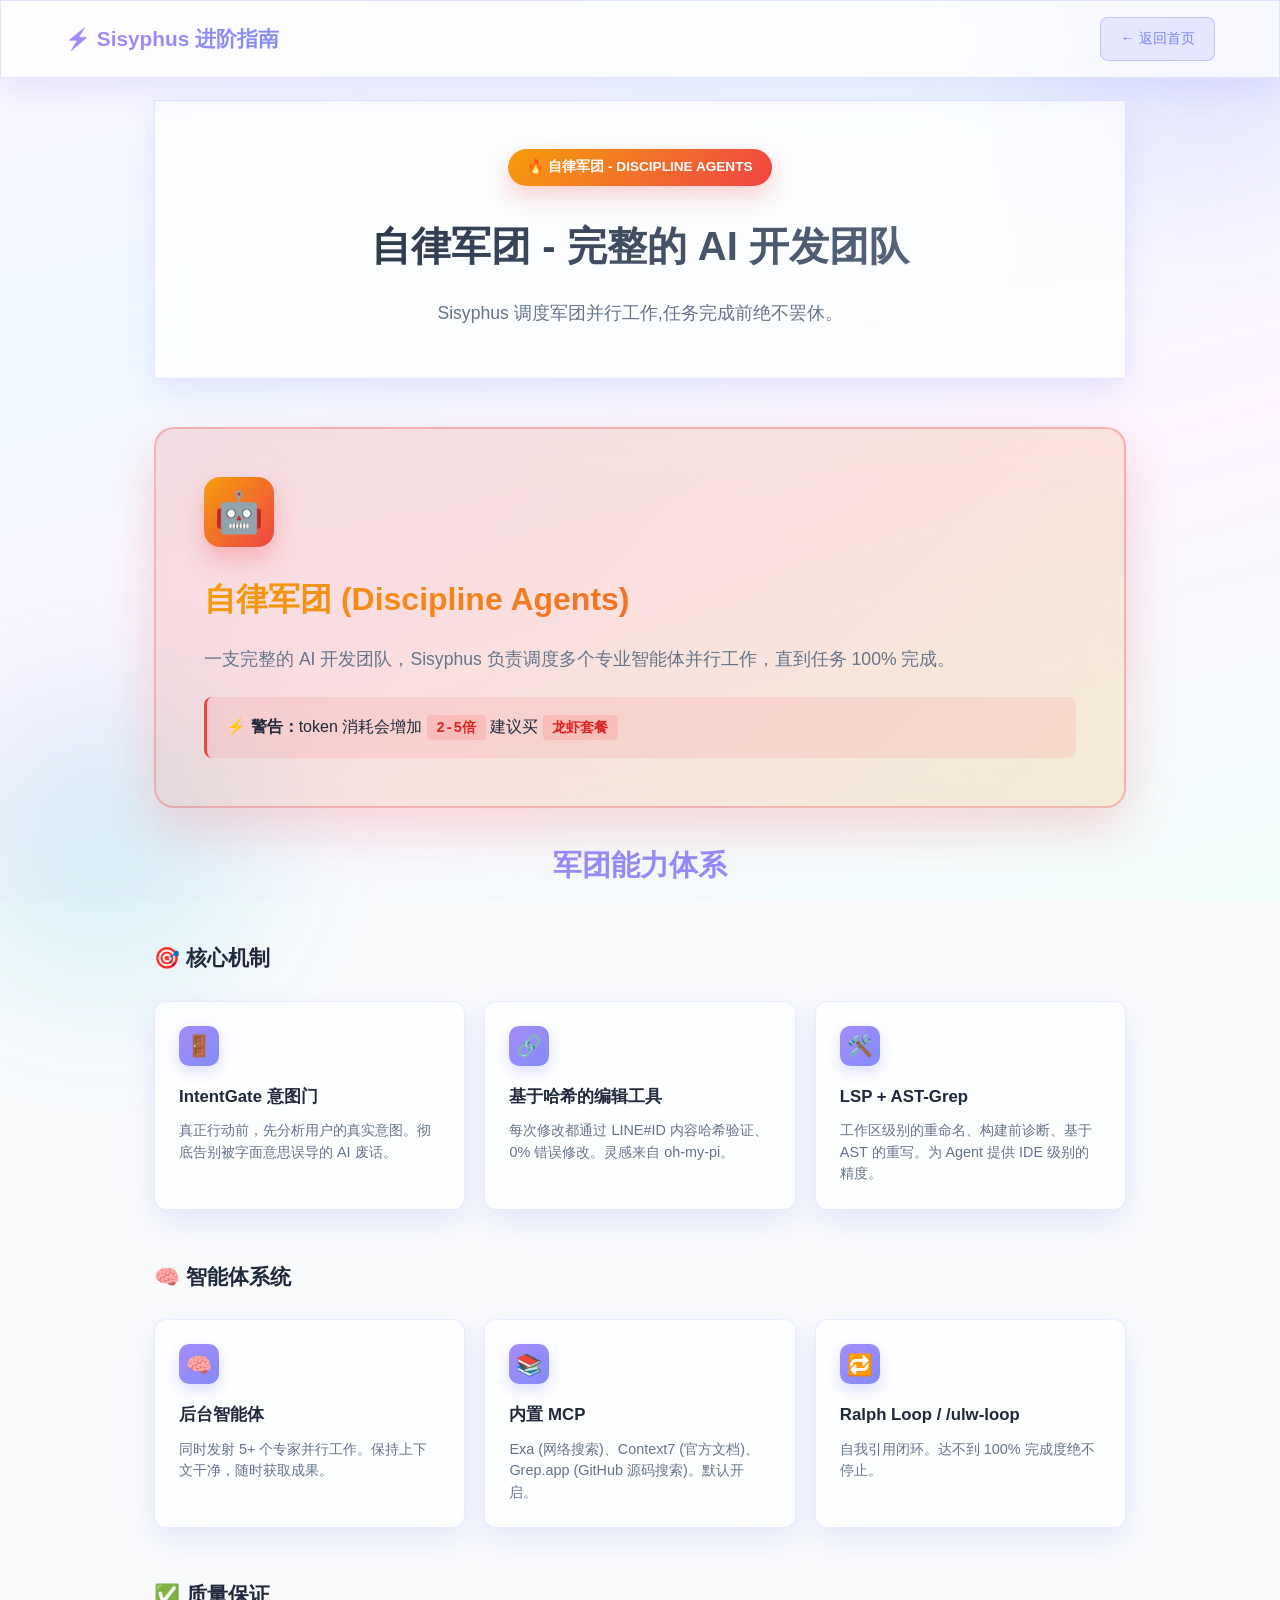
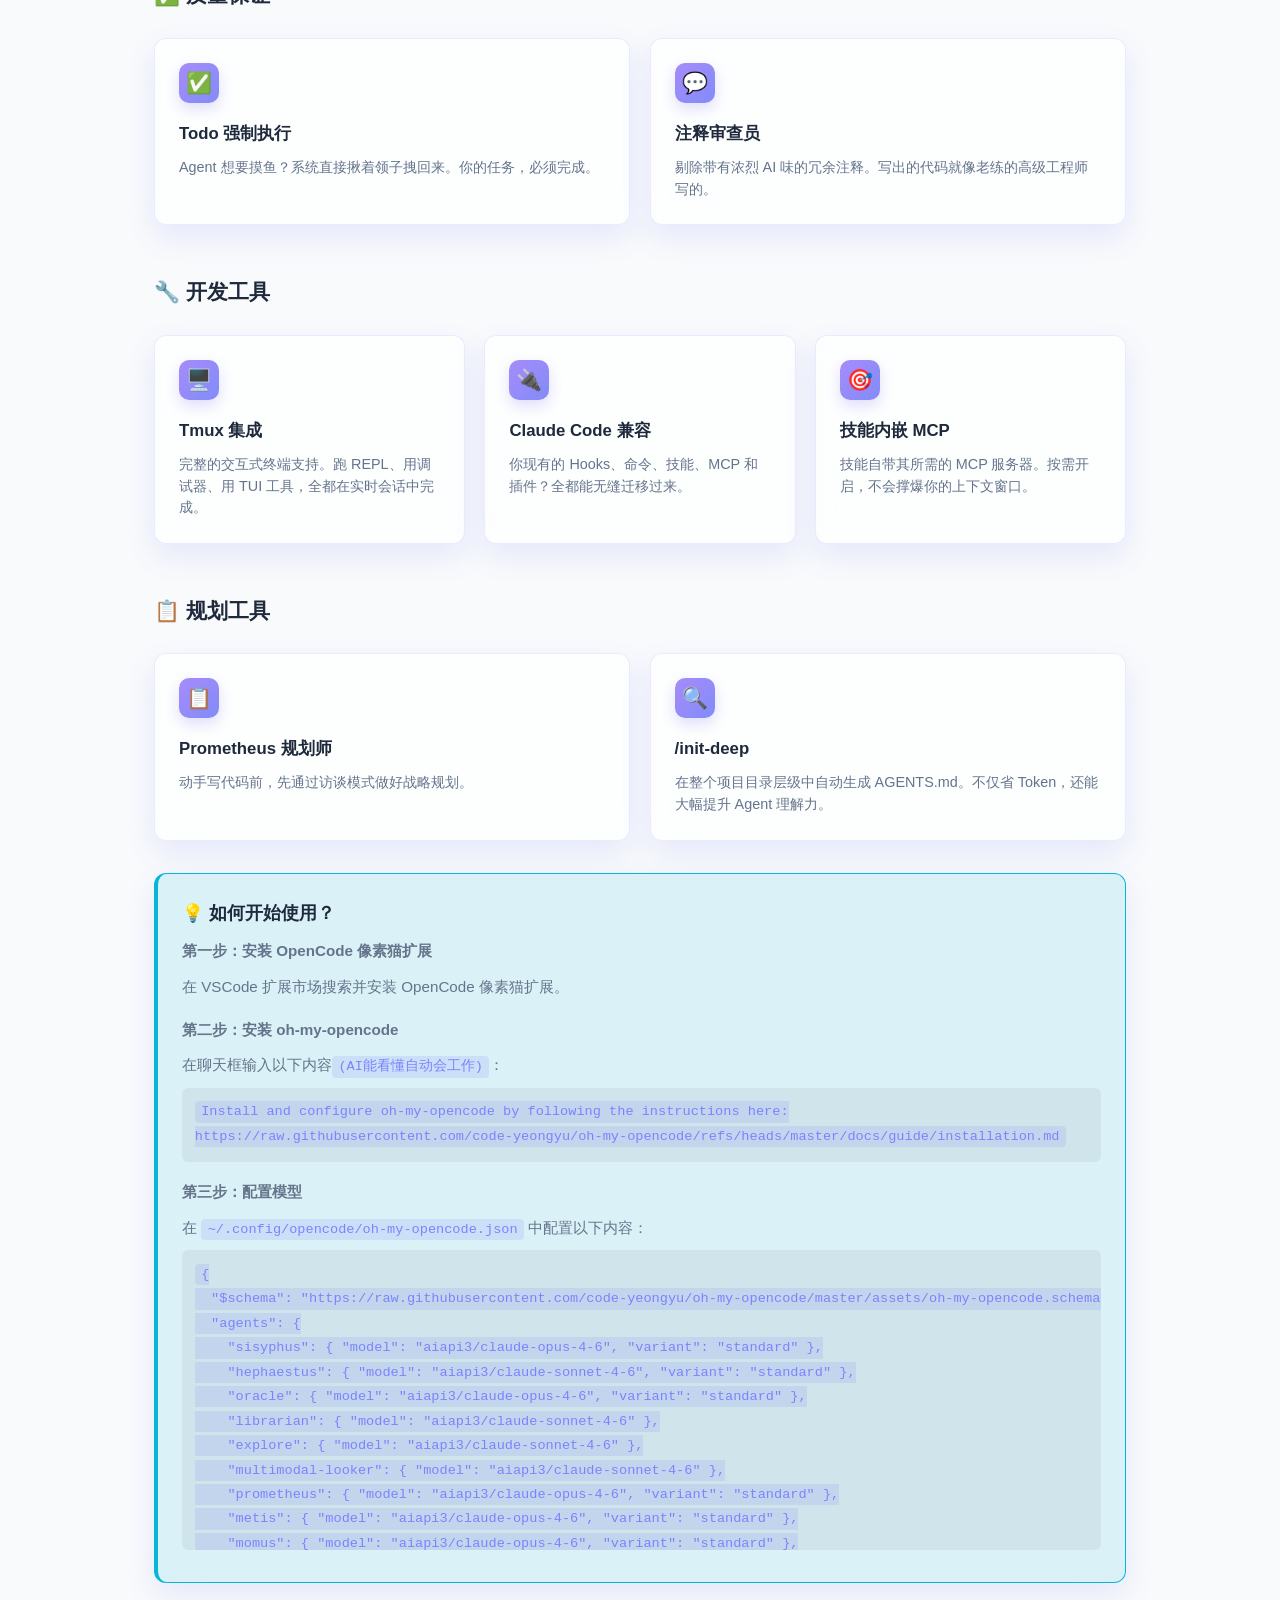
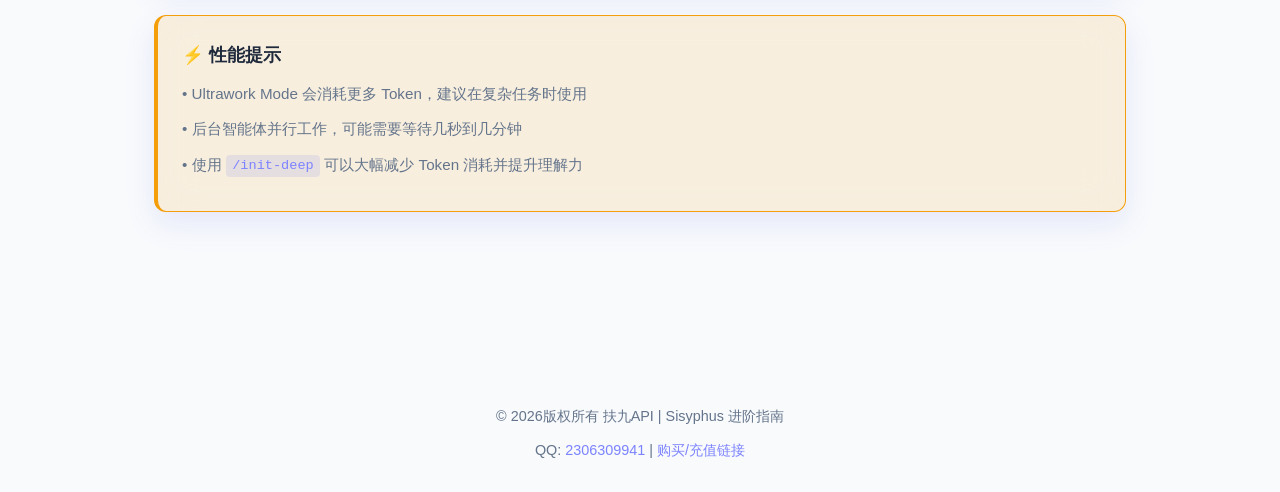
<file: ultraworker-tutorial-v2.html>
<!DOCTYPE html>
<html lang="zh-CN">

<head>
    <meta charset="UTF-8">
    <meta name="viewport" content="width=device-width, initial-scale=1.0">
    <title>Sisyphus 进阶指南 - Ultrawork Mode</title>
    <style>
        * {
            margin: 0;
            padding: 0;
            box-sizing: border-box;
        }

        :root {
            --primary-color: #7c83ff;
            --primary-dark: #5f66e6;
            --secondary-color: #a78bfa;
            --accent-color: #06b6d4;
            --success-color: #10b981;
            --warning-color: #f59e0b;
            --bg-dark: #f8fafc;
            --bg-card: rgba(255, 255, 255, 0.75);
            --text-primary: #1e293b;
            --text-secondary: #64748b;
            --gradient-1: linear-gradient(135deg, #a78bfa 0%, #818cf8 100%);
            --gradient-2: linear-gradient(135deg, #e9d5ff 0%, #c7d2fe 100%);
            --gradient-3: linear-gradient(135deg, #bae6fd 0%, #99f6e4 100%);
            --gradient-fire: linear-gradient(135deg, #f59e0b 0%, #ef4444 100%);
        }

        body {
            font-family: -apple-system, BlinkMacSystemFont, 'Segoe UI', 'PingFang SC', sans-serif;
            background: var(--bg-dark);
            color: var(--text-primary);
            line-height: 1.8;
            min-height: 100vh;
            position: relative;
            overflow-x: hidden;
        }

        body::before {
            content: '';
            position: fixed;
            inset: 0;
            background-image:
                linear-gradient(165deg, #faf5ff 0%, #f0f9ff 30%, #fdf4ff 60%, #f0fdfa 100%),
                linear-gradient(rgba(124, 131, 255, 0.08) 1px, transparent 1px),
                linear-gradient(90deg, rgba(124, 131, 255, 0.08) 1px, transparent 1px);
            background-size: 100% 100%, 40px 40px, 40px 40px;
            z-index: -2;
        }

        .bg-orb {
            position: fixed;
            width: 520px;
            height: 520px;
            border-radius: 50%;
            filter: blur(50px);
            z-index: -1;
            opacity: 0.6;
            animation: float 18s ease-in-out infinite;
        }

        .bg-orb.primary {
            background: radial-gradient(circle, rgba(167, 139, 250, 0.35) 0%, transparent 65%);
            top: -220px;
            right: -180px;
        }

        .bg-orb.accent {
            background: radial-gradient(circle, rgba(6, 182, 212, 0.28) 0%, transparent 65%);
            bottom: -200px;
            left: -160px;
            animation-duration: 22s;
        }

        @keyframes float {

            0%,
            100% {
                transform: translate(0, 0);
            }

            50% {
                transform: translate(50px, 50px);
            }
        }

        .glass {
            background: rgba(255, 255, 255, 0.7);
            backdrop-filter: blur(20px);
            -webkit-backdrop-filter: blur(20px);
            border: 1px solid rgba(124, 131, 255, 0.2);
            box-shadow: 0 12px 30px rgba(99, 102, 241, 0.12);
        }

        .navbar {
            position: fixed;
            top: 0;
            left: 0;
            right: 0;
            padding: 1rem 5%;
            z-index: 1000;
        }

        .nav-container {
            max-width: 1200px;
            margin: 0 auto;
            display: flex;
            justify-content: space-between;
            align-items: center;
        }

        .logo {
            font-size: 1.3rem;
            font-weight: 700;
            background: var(--gradient-1);
            -webkit-background-clip: text;
            -webkit-text-fill-color: transparent;
            background-clip: text;
        }

        .back-btn {
            padding: 0.5rem 1.2rem;
            background: rgba(124, 131, 255, 0.15);
            color: var(--primary-color);
            text-decoration: none;
            border-radius: 8px;
            font-size: 0.9rem;
            transition: all 0.3s;
            border: 1px solid rgba(124, 131, 255, 0.35);
        }

        .back-btn:hover {
            background: rgba(124, 131, 255, 0.25);
            transform: translateY(-2px);
        }

        .main-content {
            padding: 100px 5% 80px;
            max-width: 1100px;
            margin: 0 auto;
            position: relative;
            z-index: 1;
        }

        .hero-section {
            text-align: center;
            margin-bottom: 3rem;
            padding: 3rem 2rem;
        }

        .hero-badge {
            display: inline-block;
            padding: 0.4rem 1.2rem;
            background: var(--gradient-fire);
            border-radius: 50px;
            font-size: 0.85rem;
            font-weight: 600;
            margin-bottom: 1.5rem;
            color: white;
            box-shadow: 0 10px 24px rgba(239, 68, 68, 0.25);
        }

        .hero-section h1 {
            font-size: 2.5rem;
            margin-bottom: 1rem;
            background: linear-gradient(135deg, #1e293b 0%, #64748b 100%);
            -webkit-background-clip: text;
            -webkit-text-fill-color: transparent;
            background-clip: text;
        }

        .hero-section p {
            font-size: 1.1rem;
            color: var(--text-secondary);
            max-width: 700px;
            margin: 0 auto;
        }

        .hero-section p code {
            background: rgba(239, 68, 68, 0.15);
            padding: 0.2rem 0.5rem;
            border-radius: 4px;
            font-size: 0.95rem;
            color: #dc2626;
            font-weight: 600;
        }

        .hero-feature-card {
            border-radius: 20px;
            padding: 3rem;
            background: linear-gradient(135deg, rgba(239, 68, 68, 0.15) 0%, rgba(245, 158, 11, 0.15) 100%);
            border: 2px solid rgba(239, 68, 68, 0.3);
            box-shadow: 0 20px 50px rgba(239, 68, 68, 0.2);
            transition: transform 0.3s, box-shadow 0.3s;
            margin-bottom: 2rem;
        }

        .hero-feature-card:hover {
            transform: translateY(-6px);
            box-shadow: 0 25px 60px rgba(239, 68, 68, 0.3);
        }

        .hero-feature-icon {
            width: 70px;
            height: 70px;
            background: var(--gradient-fire);
            border-radius: 16px;
            display: flex;
            align-items: center;
            justify-content: center;
            font-size: 2.5rem;
            margin-bottom: 1.5rem;
            box-shadow: 0 12px 24px rgba(239, 68, 68, 0.3);
        }

        .hero-feature-card h2 {
            font-size: 2rem;
            margin-bottom: 1rem;
            background: var(--gradient-fire);
            -webkit-background-clip: text;
            -webkit-text-fill-color: transparent;
            background-clip: text;
        }

        .hero-feature-card .subtitle {
            font-size: 1.1rem;
            color: var(--text-secondary);
            margin-bottom: 1.5rem;
            line-height: 1.6;
        }

        .trigger-info {
            background: rgba(239, 68, 68, 0.1);
            border-left: 3px solid #ef4444;
            padding: 1rem 1.2rem;
            border-radius: 8px;
            margin-top: 1.5rem;
        }

        .trigger-info code {
            background: rgba(239, 68, 68, 0.15);
            padding: 0.3rem 0.6rem;
            border-radius: 4px;
            font-size: 0.9rem;
            color: #dc2626;
            font-weight: 600;
        }

        .sub-features-section {
            margin-top: 3rem;
        }

        .sub-features-grid {
            display: grid;
            grid-template-columns: repeat(auto-fit, minmax(280px, 1fr));
            gap: 1.2rem;
            margin-top: 1.5rem;
        }

        .sub-feature-card {
            border-radius: 12px;
            padding: 1.5rem;
            transition: transform 0.3s, box-shadow 0.3s;
            border: 1px solid rgba(124, 131, 255, 0.15);
        }

        .sub-feature-card:hover {
            transform: translateY(-3px);
            box-shadow: 0 12px 30px rgba(99, 102, 241, 0.15);
        }

        .sub-feature-icon {
            width: 40px;
            height: 40px;
            background: var(--gradient-1);
            border-radius: 10px;
            display: flex;
            align-items: center;
            justify-content: center;
            font-size: 1.3rem;
            margin-bottom: 1rem;
            box-shadow: 0 6px 14px rgba(99, 102, 241, 0.2);
        }

        .sub-feature-card h4 {
            font-size: 1.05rem;
            margin-bottom: 0.5rem;
            color: var(--text-primary);
        }

        .sub-feature-card p {
            color: var(--text-secondary);
            font-size: 0.9rem;
            line-height: 1.5;
        }

        .features-grid {
            display: grid;
            grid-template-columns: repeat(auto-fit, minmax(320px, 1fr));
            gap: 1.5rem;
            margin-top: 2rem;
        }

        .feature-card {
            border-radius: 16px;
            padding: 2rem;
            transition: transform 0.3s, box-shadow 0.3s;
        }

        .feature-card:hover {
            transform: translateY(-5px);
            box-shadow: 0 20px 40px rgba(99, 102, 241, 0.2);
        }

        .feature-icon {
            width: 60px;
            height: 60px;
            background: var(--gradient-1);
            border-radius: 14px;
            display: flex;
            align-items: center;
            justify-content: center;
            font-size: 2rem;
            margin-bottom: 1.2rem;
            box-shadow: 0 10px 20px rgba(99, 102, 241, 0.25);
        }

        .feature-card h3 {
            font-size: 1.2rem;
            margin-bottom: 0.5rem;
            color: var(--text-primary);
        }

        .feature-card p {
            color: var(--text-secondary);
            font-size: 0.95rem;
            line-height: 1.6;
        }

        .section-title {
            font-size: 1.8rem;
            margin-bottom: 1.5rem;
            text-align: center;
            background: var(--gradient-1);
            -webkit-background-clip: text;
            -webkit-text-fill-color: transparent;
            background-clip: text;
        }

        .alert-box {
            padding: 1.5rem;
            border-radius: 12px;
            margin: 2rem 0;
            border-left: 4px solid;
        }

        .alert-box.warning {
            background: rgba(245, 158, 11, 0.12);
            border-color: var(--warning-color);
        }

        .alert-box.info {
            background: rgba(6, 182, 212, 0.12);
            border-color: var(--accent-color);
        }

        .alert-box h4 {
            margin-bottom: 0.5rem;
            font-size: 1.1rem;
        }

        .alert-box p {
            font-size: 0.95rem;
            color: var(--text-secondary);
            margin-bottom: 0.5rem;
        }

        .alert-box code {
            background: rgba(99, 102, 241, 0.12);
            padding: 0.2rem 0.4rem;
            border-radius: 4px;
            font-size: 0.85rem;
            color: var(--primary-color);
        }

        footer {
            padding: 2rem 5%;
            text-align: center;
            color: var(--text-secondary);
            margin-top: 3rem;
            font-size: 0.9rem;
        }

        footer a {
            color: var(--primary-color);
            text-decoration: none;
        }

        footer a:hover {
            text-decoration: underline;
        }

        @media (max-width: 768px) {
            .main-content {
                padding: 90px 5% 60px;
            }

            .hero-section h1 {
                font-size: 2rem;
            }

            .hero-feature-card {
                padding: 2rem;
            }

            .sub-features-grid {
                .features-grid {
                    grid-template-columns: 1fr;
                }

                .feature-card {
                    padding: 1.5rem;
                }
            }

            .sub-feature-card {
                padding: 1.2rem;
            }
    </style>
</head>

<body>
    <div class="bg-orb primary"></div>
    <div class="bg-orb accent"></div>

    <nav class="navbar glass">
        <div class="nav-container">
            <div class="logo">⚡ Sisyphus 进阶指南</div>
            <a href="index.html" class="back-btn">← 返回首页</a>
        </div>
    </nav>

    <main class="main-content">
        <section class="hero-section glass">
            <div class="hero-badge">🔥 自律军团 - DISCIPLINE AGENTS</div>
            <h1>自律军团 - 完整的 AI 开发团队</h1>
            <p>Sisyphus 调度军团并行工作,任务完成前绝不罢休。</p>
        </section>

        <div class="hero-feature-card glass">
            <div class="hero-feature-icon">🤖</div>
            <h2>自律军团 (Discipline Agents)</h2>
            <p class="subtitle">一支完整的 AI 开发团队，Sisyphus 负责调度多个专业智能体并行工作，直到任务 100% 完成。</p>
            <div class="trigger-info">
                <strong>⚡ 警告：</strong>token 消耗会增加 <code>2-5倍</code> 建议买 <code>龙虾套餐</code>
            </div>
        </div>

        <h2 class="section-title">军团能力体系</h2>

        <div class="sub-features-section">
            <h3 style="font-size: 1.3rem; margin-bottom: 1rem; color: var(--text-primary);">🎯 核心机制</h3>
            <div class="sub-features-grid">

                <div class="sub-feature-card glass">
                    <div class="sub-feature-icon">🚪</div>
                    <h4>IntentGate 意图门</h4>
                    <p>真正行动前，先分析用户的真实意图。彻底告别被字面意思误导的 AI 废话。</p>
                </div>
                <div class="sub-feature-card glass">
                    <div class="sub-feature-icon">🔗</div>
                    <h4>基于哈希的编辑工具</h4>
                    <p>每次修改都通过 LINE#ID 内容哈希验证、0% 错误修改。灵感来自 oh-my-pi。</p>
                </div>
                <div class="sub-feature-card glass">
                    <div class="sub-feature-icon">🛠️</div>
                    <h4>LSP + AST-Grep</h4>
                    <p>工作区级别的重命名、构建前诊断、基于 AST 的重写。为 Agent 提供 IDE 级别的精度。</p>
                </div>
            </div>
        </div>

        <div class="sub-features-section">
            <h3 style="font-size: 1.3rem; margin-bottom: 1rem; color: var(--text-primary);">🧠 智能体系统</h3>
            <div class="sub-features-grid">
                <div class="sub-feature-card glass">
                    <div class="sub-feature-icon">🧠</div>
                    <h4>后台智能体</h4>
                    <p>同时发射 5+ 个专家并行工作。保持上下文干净，随时获取成果。</p>
                </div>
                <div class="sub-feature-card glass">
                    <div class="sub-feature-icon">📚</div>
                    <h4>内置 MCP</h4>
                    <p>Exa (网络搜索)、Context7 (官方文档)、Grep.app (GitHub 源码搜索)。默认开启。</p>
                </div>
                <div class="sub-feature-card glass">
                    <div class="sub-feature-icon">🔁</div>
                    <h4>Ralph Loop / /ulw-loop</h4>
                    <p>自我引用闭环。达不到 100% 完成度绝不停止。</p>
                </div>
            </div>
        </div>

        <div class="sub-features-section">
            <h3 style="font-size: 1.3rem; margin-bottom: 1rem; color: var(--text-primary);">✅ 质量保证</h3>
            <div class="sub-features-grid">
                <div class="sub-feature-card glass">
                    <div class="sub-feature-icon">✅</div>
                    <h4>Todo 强制执行</h4>
                    <p>Agent 想要摸鱼？系统直接揪着领子拽回来。你的任务，必须完成。</p>
                </div>
                <div class="sub-feature-card glass">
                    <div class="sub-feature-icon">💬</div>
                    <h4>注释审查员</h4>
                    <p>剔除带有浓烈 AI 味的冗余注释。写出的代码就像老练的高级工程师写的。</p>
                </div>
            </div>
        </div>

        <div class="sub-features-section">
            <h3 style="font-size: 1.3rem; margin-bottom: 1rem; color: var(--text-primary);">🔧 开发工具</h3>
            <div class="sub-features-grid">
                <div class="sub-feature-card glass">
                    <div class="sub-feature-icon">🖥️</div>
                    <h4>Tmux 集成</h4>
                    <p>完整的交互式终端支持。跑 REPL、用调试器、用 TUI 工具，全都在实时会话中完成。</p>
                </div>
                <div class="sub-feature-card glass">
                    <div class="sub-feature-icon">🔌</div>
                    <h4>Claude Code 兼容</h4>
                    <p>你现有的 Hooks、命令、技能、MCP 和插件？全都能无缝迁移过来。</p>
                </div>
                <div class="sub-feature-card glass">
                    <div class="sub-feature-icon">🎯</div>
                    <h4>技能内嵌 MCP</h4>
                    <p>技能自带其所需的 MCP 服务器。按需开启，不会撑爆你的上下文窗口。</p>
                </div>
            </div>
        </div>

        <div class="sub-features-section">
            <h3 style="font-size: 1.3rem; margin-bottom: 1rem; color: var(--text-primary);">📋 规划工具</h3>
            <div class="sub-features-grid">
                <div class="sub-feature-card glass">
                    <div class="sub-feature-icon">📋</div>
                    <h4>Prometheus 规划师</h4>
                    <p>动手写代码前，先通过访谈模式做好战略规划。</p>
                </div>
                <div class="sub-feature-card glass">
                    <div class="sub-feature-icon">🔍</div>
                    <h4>/init-deep</h4>
                    <p>在整个项目目录层级中自动生成 AGENTS.md。不仅省 Token，还能大幅提升 Agent 理解力。</p>
                </div>
            </div>
        </div>

        <div class="alert-box info glass">
            <h4>💡 如何开始使用？</h4>
            <p><strong>第一步：安装 OpenCode 像素猫扩展</strong></p>
            <p>在 VSCode 扩展市场搜索并安装 OpenCode 像素猫扩展。</p>

            <p style="margin-top: 1rem;"><strong>第二步：安装 oh-my-opencode</strong></p>
            <p>在聊天框输入以下内容<code>(AI能看懂自动会工作)</code>：</p>
            <pre
                style="background: rgba(0,0,0,0.05); padding: 0.8rem; border-radius: 6px; overflow-x: auto; font-size: 0.85rem; margin: 0.5rem 0;"><code>Install and configure oh-my-opencode by following the instructions here:
https://raw.githubusercontent.com/code-yeongyu/oh-my-opencode/refs/heads/master/docs/guide/installation.md</code></pre>

            <p style="margin-top: 1rem;"><strong>第三步：配置模型</strong></p>
            <p>在 <code>~/.config/opencode/oh-my-opencode.json</code> 中配置以下内容：</p>
            <pre
                style="background: rgba(0,0,0,0.05); padding: 0.8rem; border-radius: 6px; overflow-x: auto; font-size: 0.75rem; margin: 0.5rem 0; max-height: 300px;"><code>{
  "$schema": "https://raw.githubusercontent.com/code-yeongyu/oh-my-opencode/master/assets/oh-my-opencode.schema.json",
  "agents": {
    "sisyphus": { "model": "aiapi3/claude-opus-4-6", "variant": "standard" },
    "hephaestus": { "model": "aiapi3/claude-sonnet-4-6", "variant": "standard" },
    "oracle": { "model": "aiapi3/claude-opus-4-6", "variant": "standard" },
    "librarian": { "model": "aiapi3/claude-sonnet-4-6" },
    "explore": { "model": "aiapi3/claude-sonnet-4-6" },
    "multimodal-looker": { "model": "aiapi3/claude-sonnet-4-6" },
    "prometheus": { "model": "aiapi3/claude-opus-4-6", "variant": "standard" },
    "metis": { "model": "aiapi3/claude-opus-4-6", "variant": "standard" },
    "momus": { "model": "aiapi3/claude-opus-4-6", "variant": "standard" },
    "atlas": { "model": "aiapi3/claude-sonnet-4-6" }
  },
  "categories": {
    "visual-engineering": { "model": "aiapi3/claude-sonnet-4-6", "variant": "standard" },
    "ultrabrain": { "model": "aiapi3/claude-opus-4-6", "variant": "standard" },
    "deep": { "model": "aiapi3/claude-opus-4-6", "variant": "standard" },
    "artistry": { "model": "aiapi3/claude-opus-4-6", "variant": "standard" },
    "quick": { "model": "aiapi3/claude-sonnet-4-6" },
    "unspecified-low": { "model": "aiapi3/claude-sonnet-4-6" },
    "unspecified-high": { "model": "aiapi3/claude-opus-4-6" },
    "writing": { "model": "aiapi3/claude-sonnet-4-6" }
  }
}</code></pre>


        </div>

        <div class="alert-box warning glass">
            <h4>⚡ 性能提示</h4>
            <p>• Ultrawork Mode 会消耗更多 Token，建议在复杂任务时使用</p>
            <p>• 后台智能体并行工作，可能需要等待几秒到几分钟</p>
            <p>• 使用 <code>/init-deep</code> 可以大幅减少 Token 消耗并提升理解力</p>
        </div>
    </main>

    <footer>
        <p>© 2026版权所有 扶九API | Sisyphus 进阶指南</p>
        <p style="margin-top: 0.5rem;">
            QQ: <a href="tencent://message/?uin=2306309941&Site=扶九API&Menu=yes">2306309941</a> |
            <a href="https://fujiuapi.com/console/topup" target="_blank">购买/充值链接</a>
        </p>
    </footer>
</body>

</html>
</file>
<file: css/style.css>
/* ========================================
   扶九API - 主样式文件
   ======================================== */

/* CSS Variables */
:root {
    --primary-color: #0f766e;
    --primary-dark: #115e59;
    --secondary-color: #14b8a6;
    --accent-color: #ea580c;
    --success-color: #10b981;
    --bg-dark: #f8fafc;
    --bg-card: rgba(255, 255, 255, 0.82);
    --text-primary: #1f2937;
    --text-secondary: #4b5563;
    --gradient-1: linear-gradient(135deg, #0f766e 0%, #14b8a6 100%);
    --gradient-2: linear-gradient(135deg, #ccfbf1 0%, #99f6e4 100%);
    --gradient-3: linear-gradient(135deg, #fed7aa 0%, #fef3c7 100%);
    --glass-bg: rgba(255, 255, 255, 0.72);
    --glass-border: rgba(15, 118, 110, 0.18);
    --glass-shine: rgba(15, 118, 110, 0.28);
    --shadow-sm: 0 8px 22px rgba(15, 118, 110, 0.1);
    --shadow-md: 0 14px 30px rgba(15, 118, 110, 0.14);
    --shadow-lg: 0 18px 44px rgba(15, 118, 110, 0.18);
    --transition: 0.3s cubic-bezier(0.4, 0, 0.2, 1);
    --hero-text: #1f2937;
    --hero-subtext: #4b5563;
}

/* Reset & Base */
* {
    margin: 0;
    padding: 0;
    box-sizing: border-box;
}

html {
    scroll-behavior: smooth;
}

body {
    font-family: -apple-system, BlinkMacSystemFont, 'Segoe UI', 'PingFang SC', 'Hiragino Sans GB', 'Microsoft YaHei', sans-serif;
    background: var(--bg-dark);
    color: var(--text-primary);
    line-height: 1.6;
    overflow-x: hidden;
    position: relative;
    min-height: 100vh;
}

/* Cursor Tutorial Style Background */
body::before {
    content: '';
    position: fixed;
    inset: 0;
    background-image:
        linear-gradient(145deg, #f0fdfa 0%, #fff7ed 50%, #f8fafc 100%),
        linear-gradient(rgba(20, 184, 166, 0.08) 1px, transparent 1px),
        linear-gradient(90deg, rgba(20, 184, 166, 0.08) 1px, transparent 1px);
    background-size: 100% 100%, 36px 36px, 36px 36px;
    z-index: -2;
}

/* Noise Texture Overlay */
body::after {
    content: '';
    position: fixed;
    inset: 0;
    background-image: url("data:image/svg+xml,%3Csvg viewBox='0 0 256 256' xmlns='http://www.w3.org/2000/svg'%3E%3Cfilter id='noise'%3E%3CfeTurbulence type='fractalNoise' baseFrequency='0.9' numOctaves='4' stitchTiles='stitch'/%3E%3C/filter%3E%3Crect width='100%25' height='100%25' filter='url(%23noise)'/%3E%3C/svg%3E");
    opacity: 0.015;
    pointer-events: none;
    z-index: -1;
}

/* Background Animation - Enhanced Glowing Orbs */
.bg-animation {
    position: fixed;
    top: 0;
    left: 0;
    width: 100%;
    height: 100%;
    z-index: -1;
    overflow: hidden;
    pointer-events: none;
}

.bg-animation::before {
    content: '';
    position: absolute;
    width: 1800px;
    height: 1800px;
    top: -600px;
    left: -400px;
    background: radial-gradient(circle at center, rgba(20, 184, 166, 0.25) 0%, rgba(15, 118, 110, 0.1) 40%, transparent 70%);
    filter: blur(80px);
    animation: rotate 60s linear infinite;
}

@keyframes rotate {
    from { transform: rotate(0deg); }
    to { transform: rotate(360deg); }
}

/* Floating Glowing Orbs */
.bg-orb {
    position: fixed;
    width: 500px;
    height: 500px;
    border-radius: 50%;
    filter: blur(100px);
    z-index: -1;
    opacity: 0.6;
    animation: float 25s ease-in-out infinite;
    pointer-events: none;
    will-change: transform;
    transform: translateZ(0);
}

.bg-orb-1 {
    background: radial-gradient(circle, rgba(20, 184, 166, 0.32) 0%, rgba(15, 118, 110, 0.16) 40%, transparent 70%);
    top: 5%;
    right: -150px;
    box-shadow: 0 0 200px rgba(20, 184, 166, 0.2);
}

.bg-orb-2 {
    background: radial-gradient(circle, rgba(251, 146, 60, 0.26) 0%, rgba(234, 88, 12, 0.12) 40%, transparent 70%);
    bottom: 5%;
    left: -150px;
    animation-delay: -12s;
    box-shadow: 0 0 200px rgba(234, 88, 12, 0.16);
}

/* Additional orbs for more depth */
.bg-orb-3 {
    position: fixed;
    width: 350px;
    height: 350px;
    border-radius: 50%;
    background: radial-gradient(circle, rgba(20, 184, 166, 0.22) 0%, rgba(251, 146, 60, 0.08) 50%, transparent 70%);
    filter: blur(80px);
    top: 50%;
    left: 50%;
    transform: translate(-50%, -50%);
    z-index: -1;
    opacity: 0.4;
    animation: float 30s ease-in-out infinite;
    animation-delay: -5s;
    pointer-events: none;
}

@keyframes float {
    0%, 100% { transform: translate(0, 0) scale(1) translateZ(0); }
    25% { transform: translate(40px, -40px) scale(1.1) translateZ(0); }
    50% { transform: translate(-30px, 30px) scale(0.9) translateZ(0); }
    75% { transform: translate(20px, 40px) scale(1.05) translateZ(0); }
}

/* ========================================
   Navigation - Glassmorphism
   ======================================== */
.navbar {
    position: fixed;
    top: 0;
    left: 0;
    right: 0;
    background: rgba(255, 255, 255, 0.7);
    backdrop-filter: blur(24px) saturate(180%);
    -webkit-backdrop-filter: blur(24px) saturate(180%);
    padding: 1rem 5%;
    z-index: 1000;
    border-bottom: 1px solid var(--glass-border);
    transition: var(--transition);
}

.navbar.scrolled {
    background: rgba(255, 255, 255, 0.84);
    box-shadow: 0 8px 32px rgba(15, 118, 110, 0.12);
}

.nav-container {
    max-width: 1400px;
    margin: 0 auto;
    display: flex;
    justify-content: space-between;
    align-items: center;
}

.nav-right {
    display: flex;
    align-items: center;
    gap: 1.5rem;
}

.logo {
    font-size: 1.5rem;
    font-weight: 700;
    background: var(--gradient-1);
    -webkit-background-clip: text;
    -webkit-text-fill-color: transparent;
    background-clip: text;
    display: flex;
    align-items: center;
    gap: 0.5rem;
}

.nav-links {
    display: flex;
    gap: 2rem;
    list-style: none;
}

.nav-links a {
    color: var(--text-secondary);
    text-decoration: none;
    font-weight: 500;
    transition: var(--transition);
    position: relative;
}

.nav-links a::after {
    content: '';
    position: absolute;
    bottom: -4px;
    left: 0;
    width: 0;
    height: 2px;
    background: var(--gradient-1);
    transition: var(--transition);
}

.nav-links a:hover {
    color: var(--text-primary);
}

.nav-links a:hover::after {
    width: 100%;
}

/* Submenu Styles */
.nav-links .has-submenu {
    position: relative;
}

.nav-links .has-submenu > a::after {
    display: none;
}

.nav-links .submenu {
    position: absolute;
    top: 100%;
    left: 0;
    min-width: 160px;
    background: rgba(255, 255, 255, 0.94);
    backdrop-filter: blur(24px) saturate(180%);
    -webkit-backdrop-filter: blur(24px) saturate(180%);
    border: 1px solid var(--glass-border);
    border-radius: 12px;
    padding: 0.5rem 0;
    opacity: 0;
    visibility: hidden;
    transform: translateY(10px);
    transition: var(--transition);
    box-shadow: 0 10px 30px rgba(15, 118, 110, 0.16);
    list-style: none;
    z-index: 1001;
}

.nav-links .has-submenu:hover .submenu {
    opacity: 1;
    visibility: visible;
    transform: translateY(0);
}

.nav-links .submenu li {
    padding: 0;
}

.nav-links .submenu a {
    display: block;
    padding: 0.75rem 1.25rem;
    color: var(--text-secondary);
    white-space: nowrap;
}

.nav-links .submenu a:hover {
    background: rgba(15, 118, 110, 0.1);
    color: var(--primary-color);
}

.nav-links .submenu a::after {
    display: none;
}

/* Mobile Menu Button */
.mobile-menu-btn {
    display: none;
    flex-direction: column;
    gap: 5px;
    background: none;
    border: none;
    cursor: pointer;
    padding: 0.5rem;
    width: 36px;
    height: 36px;
    justify-content: center;
}

.mobile-menu-btn span {
    width: 24px;
    height: 2px;
    background: var(--text-primary);
    transition: transform 0.3s, opacity 0.3s;
    border-radius: 2px;
}

.mobile-menu-btn[aria-expanded="true"] span:nth-child(1) {
    transform: rotate(45deg) translate(5px, 5px);
}

.mobile-menu-btn[aria-expanded="true"] span:nth-child(2) {
    opacity: 0;
}

.mobile-menu-btn[aria-expanded="true"] span:nth-child(3) {
    transform: rotate(-45deg) translate(5px, -5px);
}

/* QQ Contact Link */
.qq-contact {
    color: var(--text-secondary);
    text-decoration: none;
    font-size: 0.9rem;
    display: flex;
    align-items: center;
    gap: 0.5rem;
    padding: 0.5rem 1rem;
    background: var(--glass-bg);
    border-radius: 12px;
    transition: var(--transition);
    border: 1px solid var(--glass-border);
    backdrop-filter: blur(12px);
}

.qq-contact:hover {
    background: rgba(15, 118, 110, 0.1);
    color: var(--primary-color);
    border-color: rgba(15, 118, 110, 0.3);
    box-shadow: 0 0 20px rgba(15, 118, 110, 0.15);
}

/* ========================================
   Hero Section
   ======================================== */
.hero {
    padding: 160px 5% 80px;
    position: relative;
}

.hero-content {
    text-align: center;
    max-width: 900px;
    margin: 0 auto;
}

.hero-badge {
    display: inline-flex;
    align-items: center;
    gap: 0.5rem;
    padding: 0.6rem 1.6rem;
    background: linear-gradient(135deg, rgba(15, 118, 110, 0.86), rgba(20, 184, 166, 0.82));
    border: 1px solid var(--glass-border);
    border-radius: 50px;
    font-size: 0.9rem;
    font-weight: 600;
    margin-bottom: 1.5rem;
    backdrop-filter: blur(16px);
    color: #ffffff;
    box-shadow: 0 8px 24px rgba(15, 118, 110, 0.2), inset 0 1px 0 rgba(255, 255, 255, 0.12);
    animation: fadeInUp 0.6s ease-out;
}

.hero-title {
    font-size: 2.8rem;
    font-weight: 800;
    line-height: 1.2;
    margin-bottom: 1rem;
    background: linear-gradient(135deg, #1f2937 0%, #0f766e 52%, #14b8a6 100%);
    -webkit-background-clip: text;
    -webkit-text-fill-color: transparent;
    background-clip: text;
    text-shadow: 0 0 28px rgba(20, 184, 166, 0.16);
    animation: fadeInUp 0.6s ease-out 0.1s both;
}

.hero-subtitle {
    color: var(--hero-subtext);
    font-size: 1.1rem;
    line-height: 1.7;
    margin: 0 auto 2.5rem;
    max-width: 720px;
    animation: fadeInUp 0.6s ease-out 0.2s both;
}

.hero-features {
    display: flex;
    justify-content: center;
    gap: 1.5rem;
    margin-bottom: 2.5rem;
    flex-wrap: wrap;
}

.hero-feature-item {
    display: inline-flex;
    align-items: center;
    gap: 0.6rem;
    padding: 0.75rem 1.4rem;
    background: var(--glass-bg);
    border: 1px solid var(--glass-border);
    border-radius: 14px;
    color: var(--text-secondary);
    backdrop-filter: blur(12px);
    font-weight: 600;
}

.feature-dot {
    width: 10px;
    height: 10px;
    border-radius: 50%;
    background: linear-gradient(135deg, #0f766e, #14b8a6);
    box-shadow: 0 0 10px rgba(20, 184, 166, 0.38);
}

.hero-cta {
    display: flex;
    justify-content: center;
    gap: 1rem;
    flex-wrap: wrap;
}

.cta-button.large {
    padding: 1.3rem 2.4rem;
    font-size: 1.05rem;
}

.cta-button.glass {
    background: rgba(255, 255, 255, 0.72);
    border: 1px solid var(--glass-border);
    color: var(--text-primary);
    box-shadow: 0 10px 22px rgba(15, 118, 110, 0.12);
}

.cta-button.glass:hover {
    background: rgba(255, 255, 255, 0.86);
    box-shadow: 0 14px 32px rgba(15, 118, 110, 0.16);
}

@keyframes fadeInUp {
    from {
        opacity: 0;
        transform: translateY(20px);
    }
    to {
        opacity: 1;
        transform: translateY(0);
    }
}

/* ========================================
   Trust Section
   ======================================== */
.trust-section {
    padding: 40px 5% 20px;
    max-width: 1200px;
    margin: 0 auto;
}

.trust-header {
    text-align: center;
    margin-bottom: 2.5rem;
}

.trust-title {
    font-size: 2.2rem;
    margin-bottom: 0.8rem;
}

.trust-subtitle {
    color: var(--text-secondary);
    font-size: 1.05rem;
}

.trust-grid {
    display: grid;
    grid-template-columns: repeat(auto-fit, minmax(260px, 1fr));
    gap: 1.6rem;
}

.trust-card {
    background: var(--glass-bg);
    border-radius: 18px;
    padding: 1.8rem;
    border: 1px solid var(--glass-border);
    backdrop-filter: blur(18px);
    box-shadow: var(--shadow-sm);
    transition: var(--transition);
}

.trust-card:hover {
    box-shadow: var(--shadow-lg);
    border-color: var(--glass-shine);
}

.trust-icon {
    font-size: 1.6rem;
    margin-bottom: 0.8rem;
}

.trust-card h3 {
    font-size: 1.15rem;
    margin-bottom: 0.6rem;
}

.trust-card p {
    color: var(--text-secondary);
    font-size: 0.95rem;
    line-height: 1.7;
}

/* ========================================
   Degrade Section
   ======================================== */
.degrade-section {
    padding: 16px 5% 10px;
    max-width: 1200px;
    margin: 0 auto;
}

.degrade-card {
    background: linear-gradient(135deg, rgba(251, 146, 60, 0.12), rgba(20, 184, 166, 0.1));
    border-radius: 18px;
    padding: 1.8rem;
    border: 1px solid rgba(234, 88, 12, 0.26);
    backdrop-filter: blur(18px);
    box-shadow: var(--shadow-sm);
}

.degrade-card h2 {
    font-size: 1.2rem;
    margin-bottom: 0.7rem;
}

.degrade-card p {
    color: var(--text-secondary);
    font-size: 0.98rem;
    line-height: 1.8;
}

/* ========================================
   Products Section
   ======================================== */
.products-section {
    padding: 60px 5%;
    max-width: 1400px;
    margin: 0 auto;
}

.section-title {
    text-align: center;
    margin-bottom: 4rem;
}

.section-title h2 {
    font-size: 2.5rem;
    margin-bottom: 1rem;
}

.section-title p {
    color: var(--text-secondary);
    font-size: 1.1rem;
}

.products-grid {
    display: grid;
    grid-template-columns: repeat(auto-fit, minmax(450px, 1fr));
    gap: 2.5rem;
}

/* Product Card - Enhanced Glassmorphism */
.product-card {
    background: var(--glass-bg);
    border-radius: 24px;
    padding: 2.5rem;
    position: relative;
    overflow: hidden;
    border: 1px solid var(--glass-border);
    backdrop-filter: blur(24px) saturate(180%);
    -webkit-backdrop-filter: blur(24px) saturate(180%);
    box-shadow: var(--shadow-md);
    transition: var(--transition);
    will-change: transform;
}

/* Glass shine effect */
.product-card::after {
    content: '';
    position: absolute;
    top: 0;
    left: -100%;
    width: 100%;
    height: 100%;
    background: linear-gradient(
        90deg,
        transparent,
        rgba(255, 255, 255, 0.05),
        transparent
    );
    transition: left 0.5s;
}

.product-card:hover::after {
    left: 100%;
}

.product-card::before {
    content: '';
    position: absolute;
    top: 0;
    left: 0;
    right: 0;
    height: 4px;
    background: var(--card-gradient, var(--gradient-1));
}

.product-card:hover {
    box-shadow: 0 20px 42px rgba(15, 118, 110, 0.18), 0 0 24px var(--card-glow, rgba(20, 184, 166, 0.18));
    border-color: var(--glass-shine);
}

/* Product Icon */
.product-icon {
    width: 80px;
    height: 80px;
    border-radius: 20px;
    display: flex;
    align-items: center;
    justify-content: center;
    margin-bottom: 2rem;
    font-size: 2.5rem;
    background: var(--icon-bg, rgba(99, 102, 241, 0.2));
    overflow: hidden;
}

.product-icon img {
    width: 100%;
    height: 100%;
    object-fit: cover;
}

/* Card Variants */
.product-card:nth-child(1) {
    --card-gradient: var(--gradient-1);
    --icon-bg: rgba(15, 118, 110, 0.14);
    --card-glow: rgba(20, 184, 166, 0.18);
}

.product-card:nth-child(2) {
    --card-gradient: linear-gradient(135deg, #ea580c 0%, #f97316 100%);
    --icon-bg: rgba(234, 88, 12, 0.14);
    --card-glow: rgba(234, 88, 12, 0.16);
}

/* Card Content */
.product-card h3 {
    font-size: 1.75rem;
    margin-bottom: 1rem;
    font-weight: 700;
}

.product-card .badge {
    display: inline-block;
    padding: 0.4rem 1rem;
    background: rgba(15, 118, 110, 0.12);
    color: var(--success-color);
    border-radius: 20px;
    font-size: 0.85rem;
    font-weight: 600;
    margin-bottom: 1.5rem;
}

.product-card .description {
    color: var(--text-secondary);
    margin-bottom: 1.5rem;
    line-height: 1.8;
    font-size: 1.05rem;
}

/* Price Section - Glassmorphism */
.price-section {
    background: var(--glass-bg);
    border-radius: 16px;
    padding: 1.5rem;
    margin-bottom: 1.5rem;
    border: 1px solid var(--glass-border);
    backdrop-filter: blur(16px) saturate(150%);
    box-shadow: inset 0 1px 0 rgba(255, 255, 255, 0.8);
}

.price-main {
    display: flex;
    align-items: baseline;
    gap: 0.5rem;
    margin-bottom: 0.5rem;
}

.price-amount {
    font-size: 2.5rem;
    font-weight: 800;
    background: linear-gradient(135deg, #1f2937 0%, #0f766e 55%, #ea580c 100%);
    -webkit-background-clip: text;
    -webkit-text-fill-color: transparent;
    background-clip: text;
    filter: drop-shadow(0 0 14px rgba(15, 118, 110, 0.15));
}

.price-unit {
    font-size: 1.2rem;
    color: var(--text-secondary);
}

.price-breakdown {
    color: var(--text-secondary);
    font-size: 0.95rem;
    line-height: 1.6;
}

.price-breakdown p {
    margin-bottom: 0.25rem;
}

.price-breakdown strong {
    color: var(--text-primary);
}

/* Features List */
.features-list {
    list-style: none;
    margin-bottom: 2rem;
}

.features-list li {
    padding: 0.8rem 0;
    display: flex;
    align-items: flex-start;
    gap: 0.8rem;
    color: var(--text-secondary);
    border-bottom: 1px solid rgba(15, 118, 110, 0.14);
}

.features-list li:last-child {
    border-bottom: none;
}

.features-list li::before {
    content: '✓';
    width: 24px;
    height: 24px;
    background: var(--success-color);
    color: white;
    border-radius: 50%;
    display: flex;
    align-items: center;
    justify-content: center;
    font-size: 0.8rem;
    flex-shrink: 0;
    margin-top: 2px;
}

.features-list li strong {
    color: var(--text-primary);
}

/* Buttons - Glassmorphism */
.cta-button {
    width: 100%;
    padding: 1.2rem 2rem;
    border: none;
    border-radius: 14px;
    font-size: 1.1rem;
    font-weight: 600;
    cursor: pointer;
    transition: var(--transition);
    text-decoration: none;
    display: inline-block;
    text-align: center;
    position: relative;
    overflow: hidden;
}

.cta-button::before {
    content: '';
    position: absolute;
    inset: 0;
    background: linear-gradient(
        45deg,
        transparent 30%,
        rgba(255, 255, 255, 0.1) 50%,
        transparent 70%
    );
    transform: translateX(-100%);
    transition: transform 0.6s;
}

.cta-button:hover::before {
    transform: translateX(100%);
}

.cta-button.primary {
    background: linear-gradient(135deg, rgba(15, 118, 110, 0.9), rgba(20, 184, 166, 0.86));
    color: white;
    border: 1px solid rgba(255, 255, 255, 0.1);
    box-shadow: 0 10px 24px rgba(15, 118, 110, 0.26), inset 0 1px 0 rgba(255, 255, 255, 0.16);
}

.cta-button.secondary {
    background: linear-gradient(135deg, rgba(234, 88, 12, 0.9), rgba(249, 115, 22, 0.84));
    color: white;
    border: 1px solid rgba(255, 255, 255, 0.1);
    box-shadow: 0 10px 24px rgba(234, 88, 12, 0.22), inset 0 1px 0 rgba(255, 255, 255, 0.16);
}

.cta-button:hover {
    filter: brightness(1.07);
    box-shadow: 0 15px 34px rgba(15, 118, 110, 0.22), inset 0 1px 0 rgba(255, 255, 255, 0.25);
}

.cta-button.outline {
    background: rgba(255, 255, 255, 0.66);
    border: 2px solid;
    margin-top: 1rem;
    backdrop-filter: blur(12px);
}

.cta-button.outline-primary {
    border-color: rgba(15, 118, 110, 0.48);
    color: var(--primary-color);
    box-shadow: inset 0 0 20px rgba(15, 118, 110, 0.1);
}

.cta-button.outline-primary:hover {
    box-shadow: 0 0 30px rgba(15, 118, 110, 0.22);
}

.cta-button.outline-accent {
    border-color: rgba(234, 88, 12, 0.45);
    color: var(--accent-color);
    box-shadow: inset 0 0 20px rgba(234, 88, 12, 0.09);
}

.cta-button.outline:hover {
    background: rgba(255, 255, 255, 0.84);
    box-shadow: 0 0 26px rgba(15, 118, 110, 0.16);
}

/* ========================================
   Footer - Glassmorphism
   ======================================== */
footer {
    padding: 3rem 5%;
    text-align: center;
    border-top: 1px solid var(--glass-border);
    color: var(--text-secondary);
    margin-top: 4rem;
    background: rgba(255, 255, 255, 0.6);
    backdrop-filter: blur(20px) saturate(150%);
}

footer p {
    font-size: 0.95rem;
}

footer a {
    color: var(--primary-color);
    text-decoration: none;
    transition: var(--transition);
}

footer a:hover {
    text-decoration: underline;
    text-shadow: 0 0 16px rgba(15, 118, 110, 0.22);
}

.footer-links {
    margin-top: 0.5rem;
    opacity: 0.8;
    font-size: 0.9rem;
}

/* ========================================
   Responsive Design
   ======================================== */
@media (max-width: 1024px) {
    .products-grid {
        grid-template-columns: 1fr;
    }
}

@media (max-width: 768px) {
    .navbar {
        padding: 0.75rem 5%;
    }

    .logo {
        font-size: 1.2rem;
    }

    .mobile-menu-btn {
        display: flex;
    }

    .nav-links {
        position: absolute;
        top: 100%;
        left: 0;
        right: 0;
        flex-direction: column;
        gap: 0;
        background: rgba(255, 255, 255, 0.95);
        backdrop-filter: blur(30px) saturate(180%);
        -webkit-backdrop-filter: blur(30px) saturate(180%);
        padding: 1rem 5%;
        border-top: 1px solid var(--glass-border);
        box-shadow: 0 10px 30px rgba(15, 118, 110, 0.14);
        transform: translateY(-100%);
        opacity: 0;
        visibility: hidden;
        transition: var(--transition);
    }

    .nav-links.active {
        transform: translateY(0);
        opacity: 1;
        visibility: visible;
    }

    .nav-links li {
        padding: 0.75rem 0;
        border-bottom: 1px solid var(--glass-border);
    }

    .nav-links li:last-child {
        border-bottom: none;
    }

    .qq-contact {
        display: none;
    }

    .hero {
        padding: 120px 5% 40px;
    }

    .hero h2 {
        font-size: 1.5rem;
    }

    .section-title h2 {
        font-size: 2rem;
    }

    .product-card {
        padding: 2rem;
    }

    .products-grid {
        gap: 2rem;
    }
}

@media (max-width: 480px) {
    .hero {
        padding: 100px 5% 30px;
    }

    .hero h2 {
        font-size: 1.3rem;
    }

    .product-card h3 {
        font-size: 1.4rem;
    }

    .price-amount {
        font-size: 2rem;
    }

    .product-card {
        padding: 1.5rem;
    }
}

/* ========================================
   Utility Classes
   ======================================== */
.fade-in {
    animation: fadeIn 0.6s ease-out;
}

@keyframes fadeIn {
    from { opacity: 0; }
    to { opacity: 1; }
}

.pulse {
    animation: pulse 2s ease-in-out infinite;
}

@keyframes pulse {
    0%, 100% { transform: scale(1); }
    50% { transform: scale(1.05); }
}

/* ========================================
   Payment Modal
   ======================================== */
.payment-modal {
    display: none;
    position: fixed;
    z-index: 10000;
    left: 0;
    top: 0;
    width: 100%;
    height: 100%;
    background-color: rgba(0, 0, 0, 0.6);
    backdrop-filter: blur(8px);
    animation: fadeIn 0.3s ease-out;
}

.payment-modal-content {
    position: relative;
    background: linear-gradient(135deg, rgba(255, 255, 255, 0.95), rgba(248, 250, 252, 0.95));
    margin: 5% auto;
    padding: 2.5rem;
    border: 1px solid var(--glass-border);
    border-radius: 20px;
    width: 90%;
    max-width: 500px;
    box-shadow: 0 20px 60px rgba(15, 118, 110, 0.2);
    backdrop-filter: blur(20px);
    animation: slideUp 0.4s ease-out;
}

@keyframes slideUp {
    from {
        transform: translateY(50px);
        opacity: 0;
    }
    to {
        transform: translateY(0);
        opacity: 1;
    }
}

.payment-close {
    position: absolute;
    right: 1.5rem;
    top: 1.5rem;
    font-size: 2rem;
    font-weight: bold;
    color: var(--text-secondary);
    cursor: pointer;
    transition: var(--transition);
    line-height: 1;
    width: 36px;
    height: 36px;
    display: flex;
    align-items: center;
    justify-content: center;
    border-radius: 50%;
    background: rgba(255, 255, 255, 0.5);
}

.payment-close:hover {
    color: var(--accent-color);
    background: rgba(234, 88, 12, 0.1);
    transform: rotate(90deg);
}

.payment-modal-content h2 {
    color: var(--primary-color);
    margin-bottom: 1.5rem;
    font-size: 1.8rem;
    text-align: center;
}

.payment-info {
    background: rgba(15, 118, 110, 0.05);
    padding: 1rem;
    border-radius: 12px;
    margin-bottom: 1.5rem;
    border: 1px solid rgba(15, 118, 110, 0.1);
}

.payment-info p {
    margin: 0.5rem 0;
    color: var(--text-primary);
    font-size: 1rem;
}

.qrcode-container {
    text-align: center;
    padding: 1.5rem;
    background: white;
    border-radius: 12px;
    margin-bottom: 1rem;
    min-height: 320px;
    display: flex;
    flex-direction: column;
    align-items: center;
    justify-content: center;
    border: 2px solid var(--glass-border);
}

.qrcode-image {
    max-width: 280px;
    width: 100%;
    height: auto;
    border-radius: 8px;
    box-shadow: 0 4px 12px rgba(0, 0, 0, 0.1);
}

.order-no {
    margin-top: 1rem;
    font-size: 0.85rem;
    color: var(--text-secondary);
    font-family: monospace;
}

.loading {
    color: var(--primary-color);
    font-size: 1rem;
    animation: pulse 1.5s ease-in-out infinite;
}

.error {
    color: var(--accent-color);
    font-size: 1rem;
    padding: 1rem;
}

.payment-status {
    text-align: center;
    margin-top: 1rem;
}

.status-pending {
    color: var(--text-secondary);
    font-size: 1rem;
    padding: 0.75rem;
    background: rgba(234, 88, 12, 0.1);
    border-radius: 8px;
    animation: pulse 2s ease-in-out infinite;
}

.status-success {
    color: var(--success-color);
    font-size: 1.1rem;
    font-weight: 600;
    padding: 1rem;
    background: rgba(16, 185, 129, 0.1);
    border-radius: 8px;
    border: 2px solid rgba(16, 185, 129, 0.3);
}

.status-success p {
    margin: 0.5rem 0;
    font-size: 0.95rem;
    font-weight: normal;
}

.payment-tip {
    text-align: center;
    color: var(--text-secondary);
    font-size: 0.9rem;
    margin-top: 1rem;
}

@media (max-width: 768px) {
    .payment-modal-content {
        margin: 10% auto;
        padding: 2rem;
        width: 95%;
    }

    .qrcode-container {
        min-height: 280px;
    }

    .qrcode-image {
        max-width: 240px;
    }
}

/* ========================================
   扶九API 品牌 Logo 与企业微信弹窗
   ======================================== */
.logo-img {
    width: 38px;
    height: 38px;
    border-radius: 50%;
    object-fit: contain;
    flex-shrink: 0;
    background: #ffffff;
    box-shadow: 0 0 0 1px rgba(99, 102, 241, 0.18), 0 4px 14px rgba(59, 130, 246, 0.20);
    transition: transform 0.3s ease;
}

.logo:hover .logo-img {
    transform: rotate(-6deg) scale(1.05);
}

.logo-text {
    white-space: nowrap;
}

a.wechat-contact {
    cursor: pointer;
}

.qr-modal-img {
    width: 100%;
    max-width: 280px;
    height: auto;
    display: block;
    margin: 0 auto;
    border-radius: 12px;
    border: 1px solid var(--glass-border);
    background: #fff;
}

/* ========= 转化 Hero（企业级一站式 Vibe Coding） ========= */
.hero {
    padding: 128px 0 48px;
}

.hero-band {
    background: linear-gradient(95deg, #0f766e 0%, #14b8a6 60%, #f0a93b 135%);
    padding: 32px 5%;
    text-align: center;
    box-shadow: 0 14px 34px rgba(15, 118, 110, 0.22);
}

.hero-band-title {
    color: #ffffff;
    font-size: clamp(1.6rem, 3.6vw, 2.5rem);
    font-weight: 800;
    letter-spacing: 2px;
    margin: 0;
    text-shadow: 0 2px 10px rgba(0, 0, 0, 0.15);
}

.hero-main {
    max-width: 1200px;
    margin: 0 auto;
    padding: 54px 5% 6px;
    display: grid;
    grid-template-columns: 1.25fr 1fr;
    gap: 40px;
    align-items: center;
    text-align: left;
}

.hero-headline {
    display: flex;
    align-items: center;
    gap: 14px;
    flex-wrap: wrap;
}

.hero-cn {
    font-size: clamp(2.2rem, 4.6vw, 3.4rem);
    font-weight: 900;
    color: #134e4a;
    letter-spacing: 3px;
}

.hero-pill {
    background: linear-gradient(135deg, #ef4444, #f97316);
    color: #ffffff;
    font-size: 0.95rem;
    font-weight: 700;
    padding: 7px 16px;
    border-radius: 8px;
    box-shadow: 0 6px 18px rgba(239, 68, 68, 0.35);
    transform: rotate(3deg);
}

.hero-gradient-title {
    font-size: clamp(2.4rem, 5.2vw, 3.9rem);
    font-weight: 900;
    line-height: 1.15;
    margin: 10px 0 18px;
    background: linear-gradient(100deg, #0f766e 10%, #14b8a6 45%, #f0a93b 90%);
    -webkit-background-clip: text;
    background-clip: text;
    -webkit-text-fill-color: transparent;
}

.hero-desc {
    font-size: 1.06rem;
    color: #475569;
    line-height: 1.9;
    margin: 0 0 26px;
}

.hero-desc a {
    color: #0f766e;
    font-weight: 700;
    text-decoration: underline;
    text-underline-offset: 3px;
}

.hero-desc strong {
    color: #ea580c;
}

.hero-cta {
    display: flex;
    gap: 18px;
    flex-wrap: wrap;
    align-items: center;
    margin-bottom: 34px;
}

.hero-btn-primary {
    background: linear-gradient(135deg, #f97316, #ea580c);
    color: #ffffff;
    font-size: 1.08rem;
    font-weight: 800;
    padding: 15px 38px;
    border-radius: 14px;
    text-decoration: none;
    box-shadow: 0 12px 28px rgba(234, 88, 12, 0.35);
    transition: transform 0.2s ease, box-shadow 0.2s ease;
}

.hero-btn-primary:hover {
    filter: brightness(1.08);
    box-shadow: 0 16px 34px rgba(234, 88, 12, 0.45);
    color: #ffffff;
}

.hero-btn-ghost {
    position: relative;
    background: rgba(255, 255, 255, 0.85);
    color: #134e4a;
    border: 1.5px solid rgba(15, 118, 110, 0.35);
    font-size: 1.05rem;
    font-weight: 800;
    padding: 14px 32px;
    border-radius: 14px;
    text-decoration: none;
    transition: transform 0.2s ease, border-color 0.2s ease;
}

.hero-btn-ghost:hover {
    filter: brightness(1.03);
    border-color: #14b8a6;
    color: #0f766e;
}

.hero-btn-badge {
    position: absolute;
    top: -14px;
    left: 50%;
    transform: translateX(-50%) rotate(-2deg);
    background: linear-gradient(135deg, #ef4444, #f97316);
    color: #ffffff;
    font-size: 0.78rem;
    font-weight: 700;
    padding: 4px 12px;
    border-radius: 999px;
    white-space: nowrap;
    box-shadow: 0 6px 14px rgba(239, 68, 68, 0.35);
}

.hero-stats {
    display: flex;
    gap: 38px;
    flex-wrap: wrap;
}

.hero-stat {
    display: flex;
    flex-direction: column;
}

.hero-stat strong {
    font-size: 1.7rem;
    font-weight: 900;
    color: #134e4a;
    font-family: Georgia, "Times New Roman", serif;
}

.hero-stat span {
    font-size: 0.88rem;
    color: #64748b;
    margin-top: 4px;
}

.hero-visual {
    display: flex;
    justify-content: center;
    align-items: center;
}

.hero-logo {
    width: min(330px, 68%);
    aspect-ratio: 1;
    filter: drop-shadow(0 24px 48px rgba(15, 118, 110, 0.32));
    animation: heroFloat 5s ease-in-out infinite;
}

@keyframes heroFloat {
    0%, 100% { transform: translateY(0) rotate(-2deg); }
    50% { transform: translateY(-16px) rotate(2deg); }
}

@media (max-width: 900px) {
    .hero-main {
        grid-template-columns: 1fr;
        text-align: center;
        gap: 28px;
    }

    .hero-headline,
    .hero-cta,
    .hero-stats {
        justify-content: center;
    }

    .hero-visual {
        order: -1;
    }

    .hero-logo {
        width: min(190px, 52%);
    }
}
</file>
